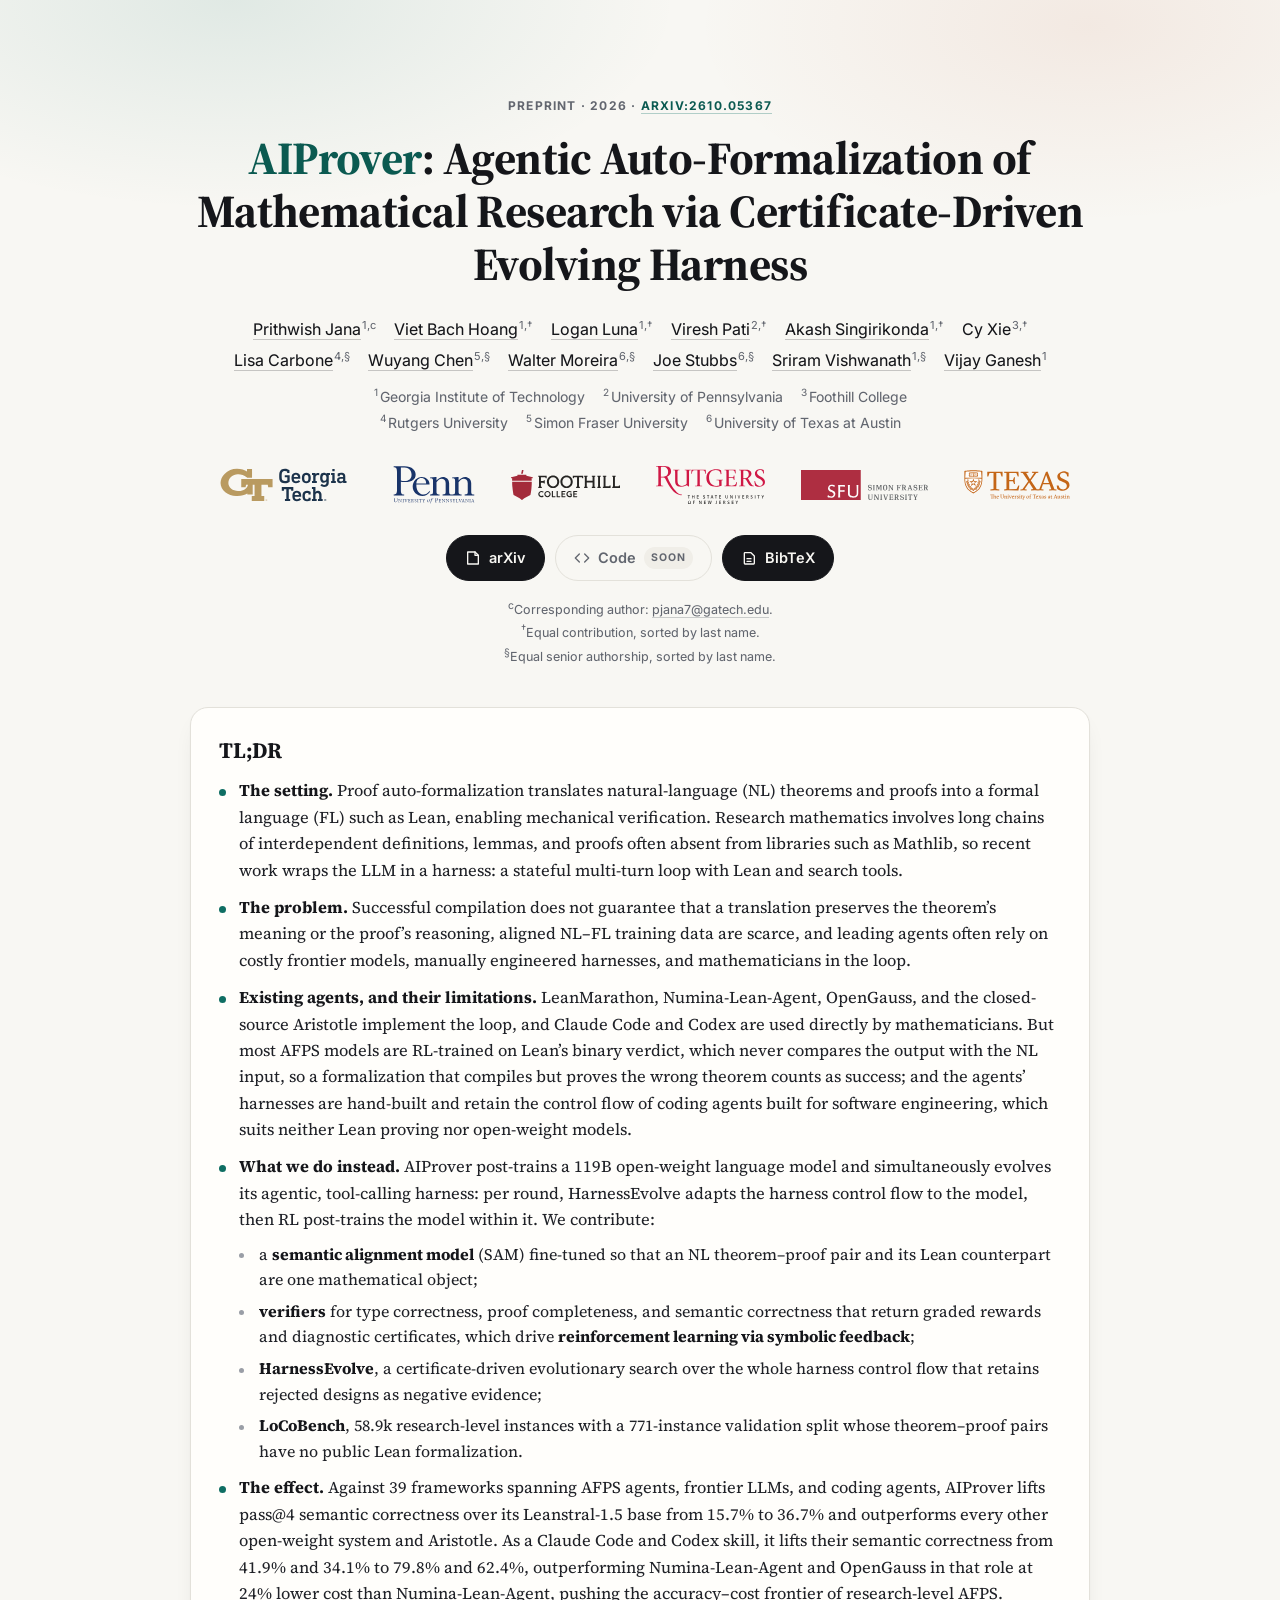
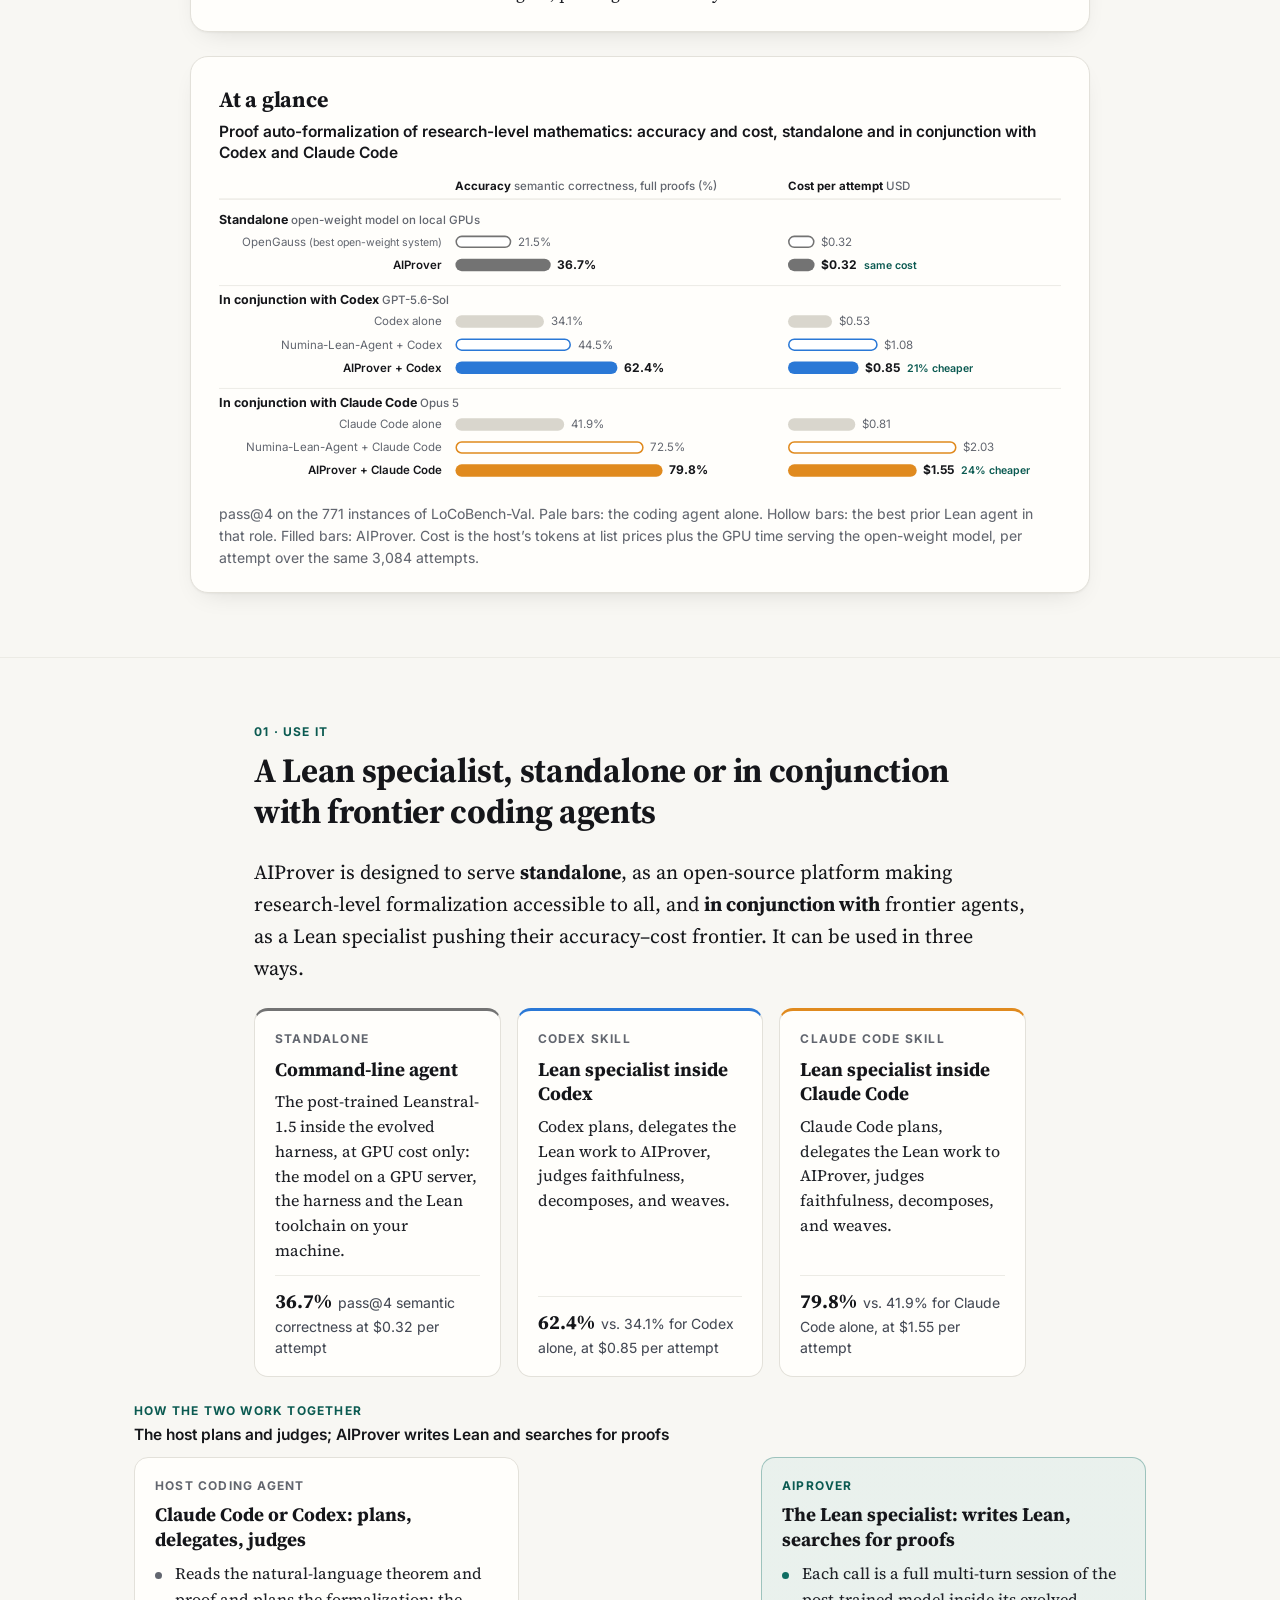
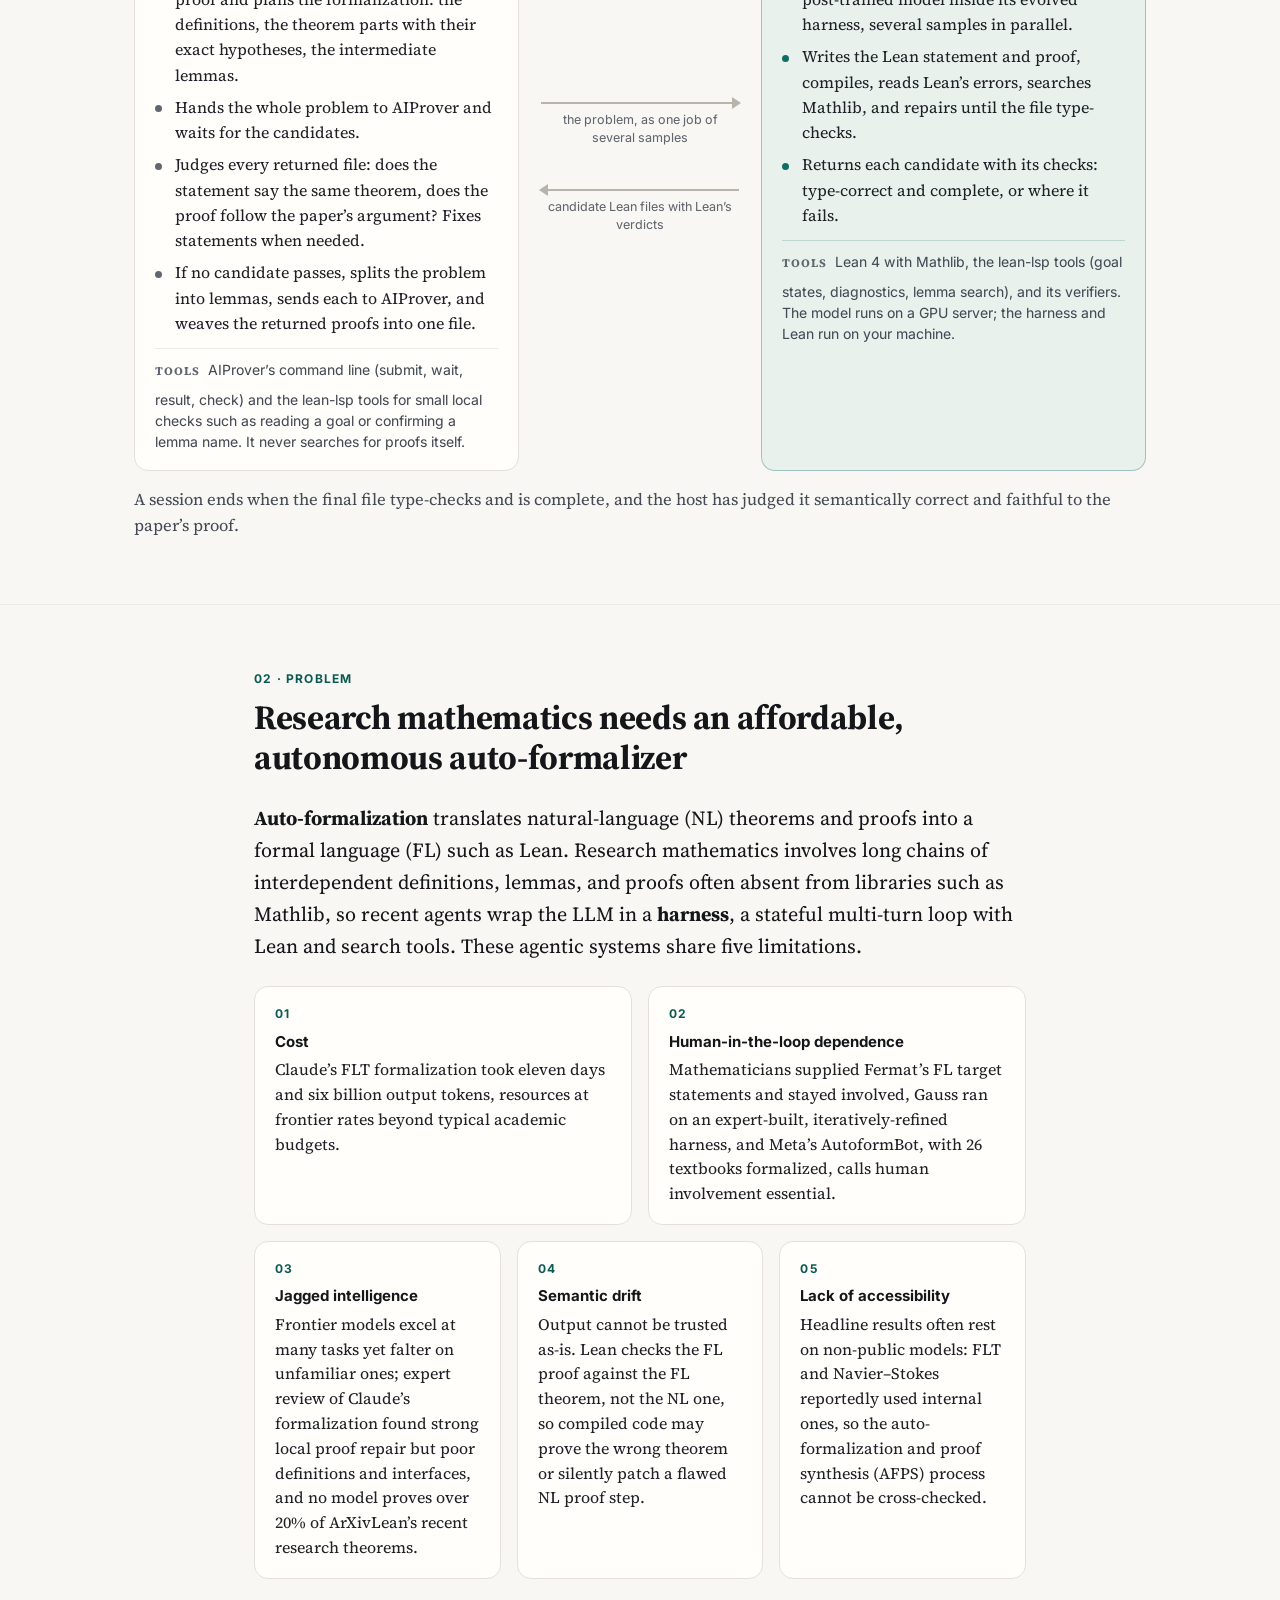
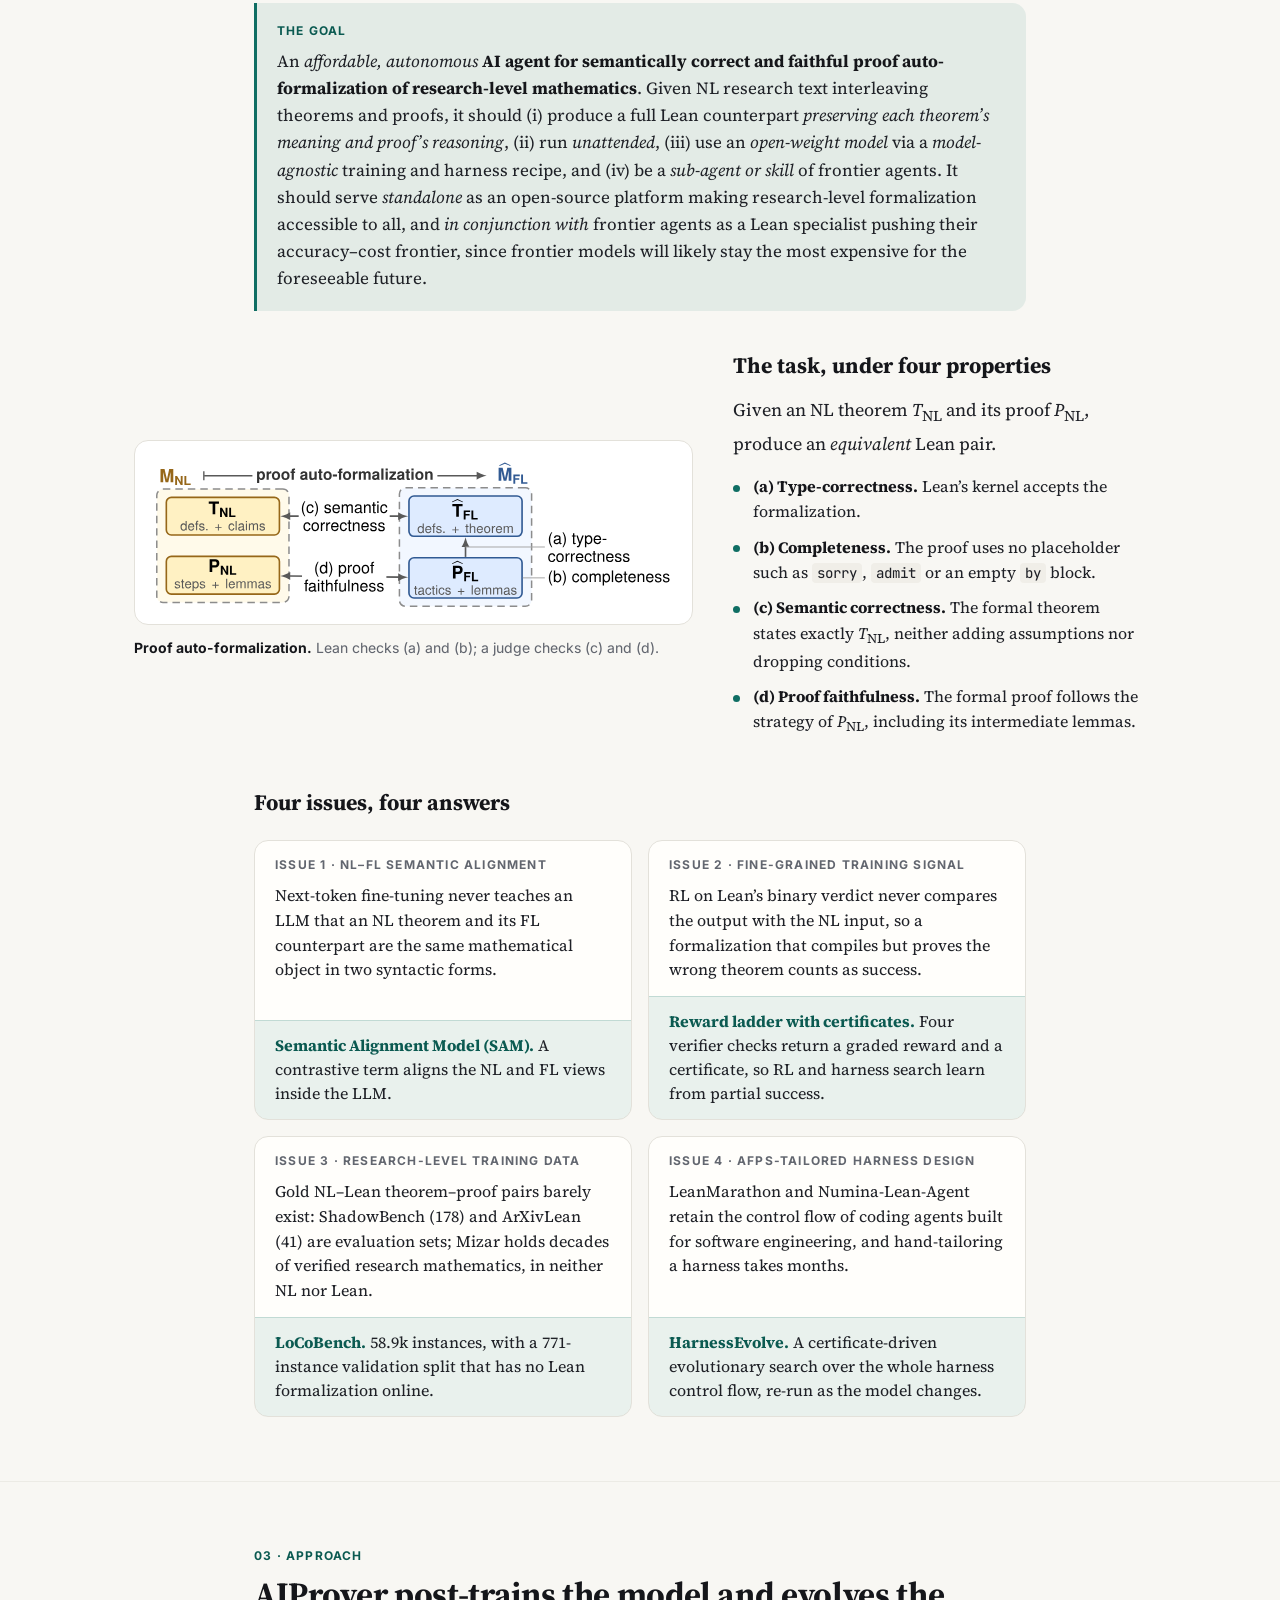
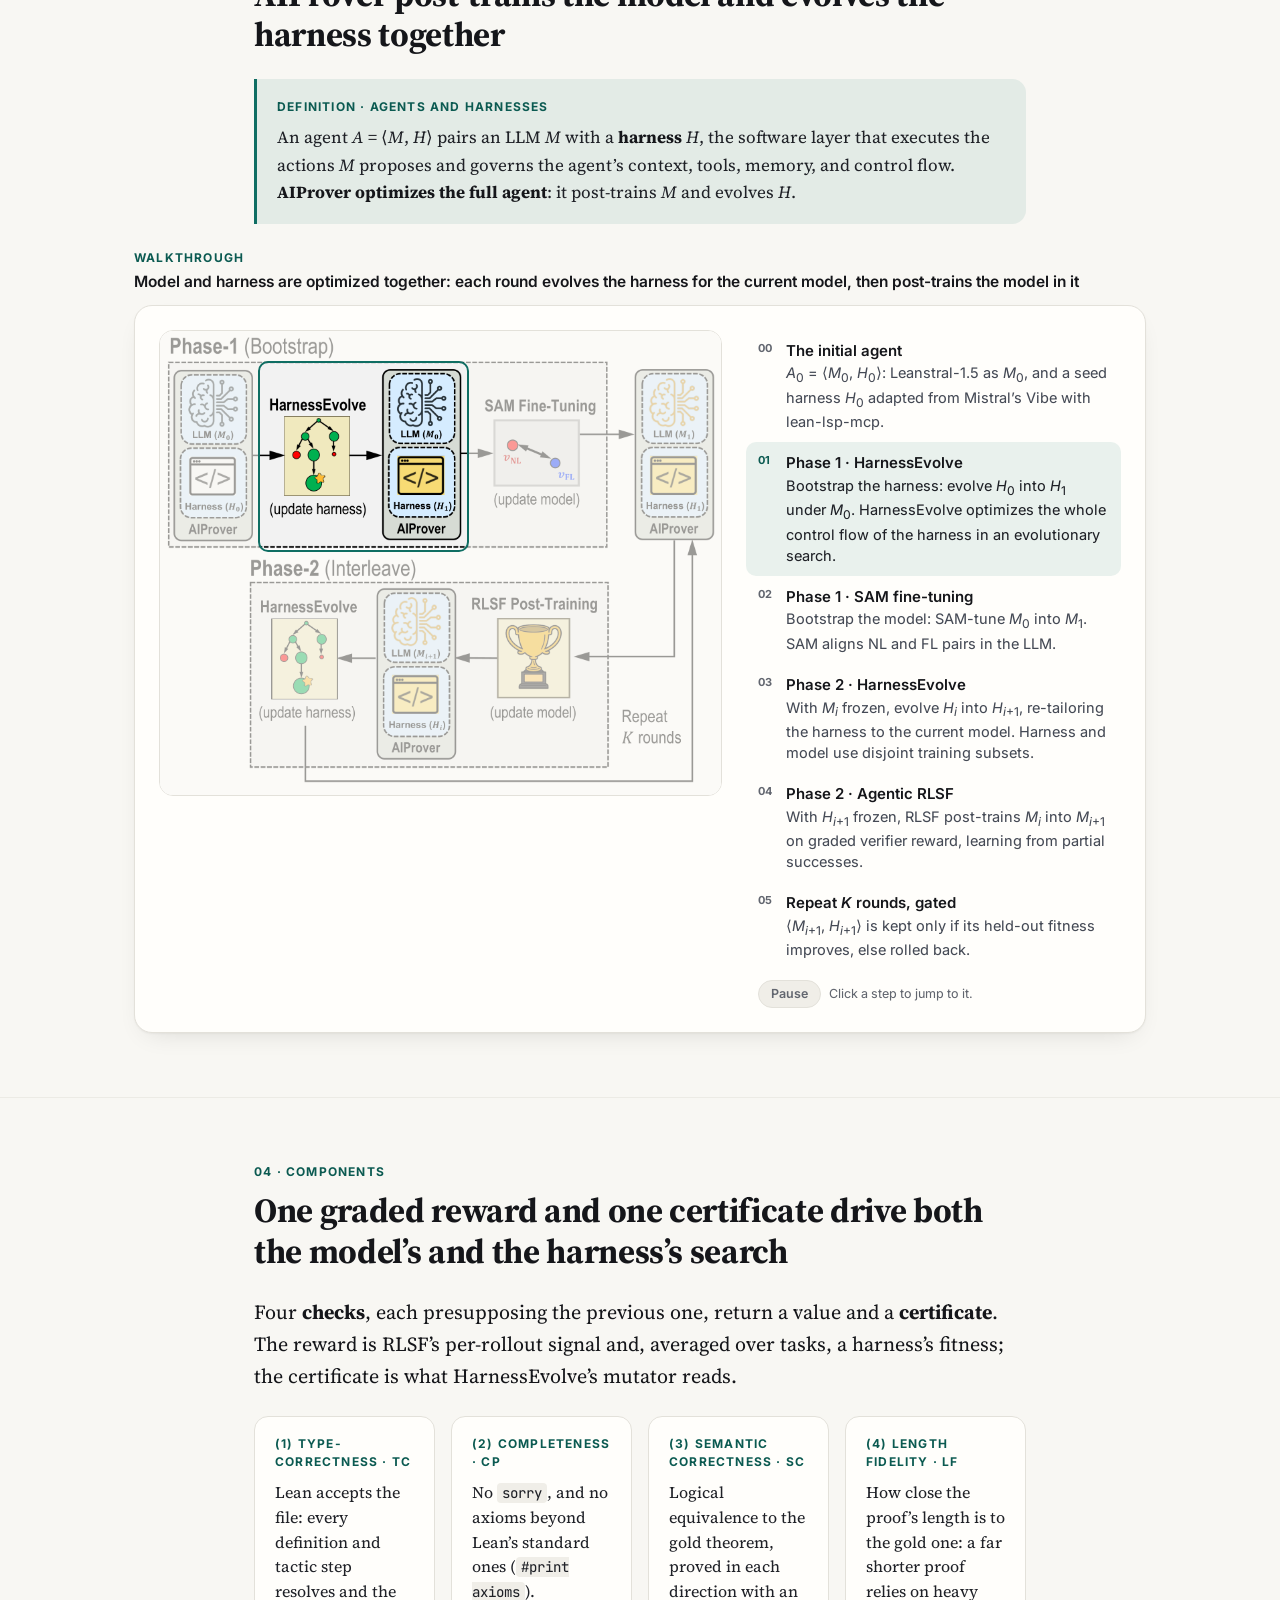
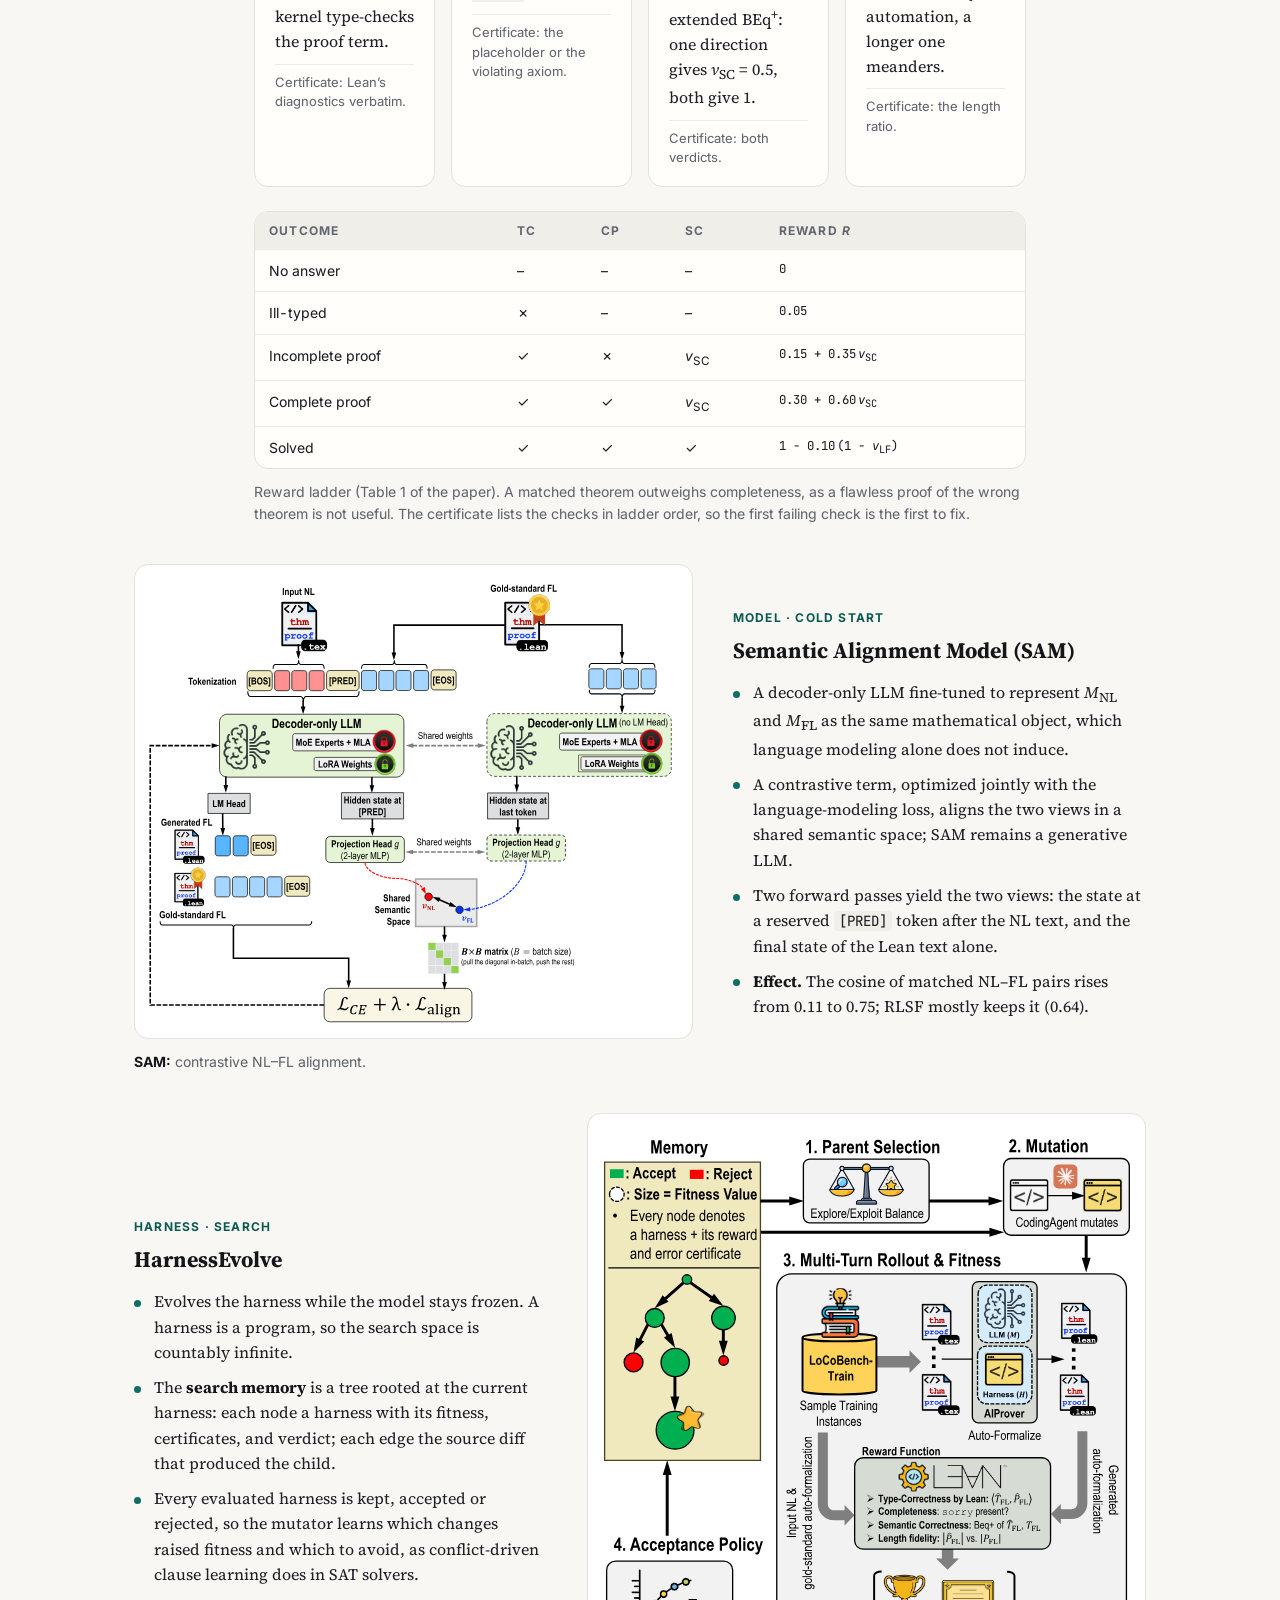
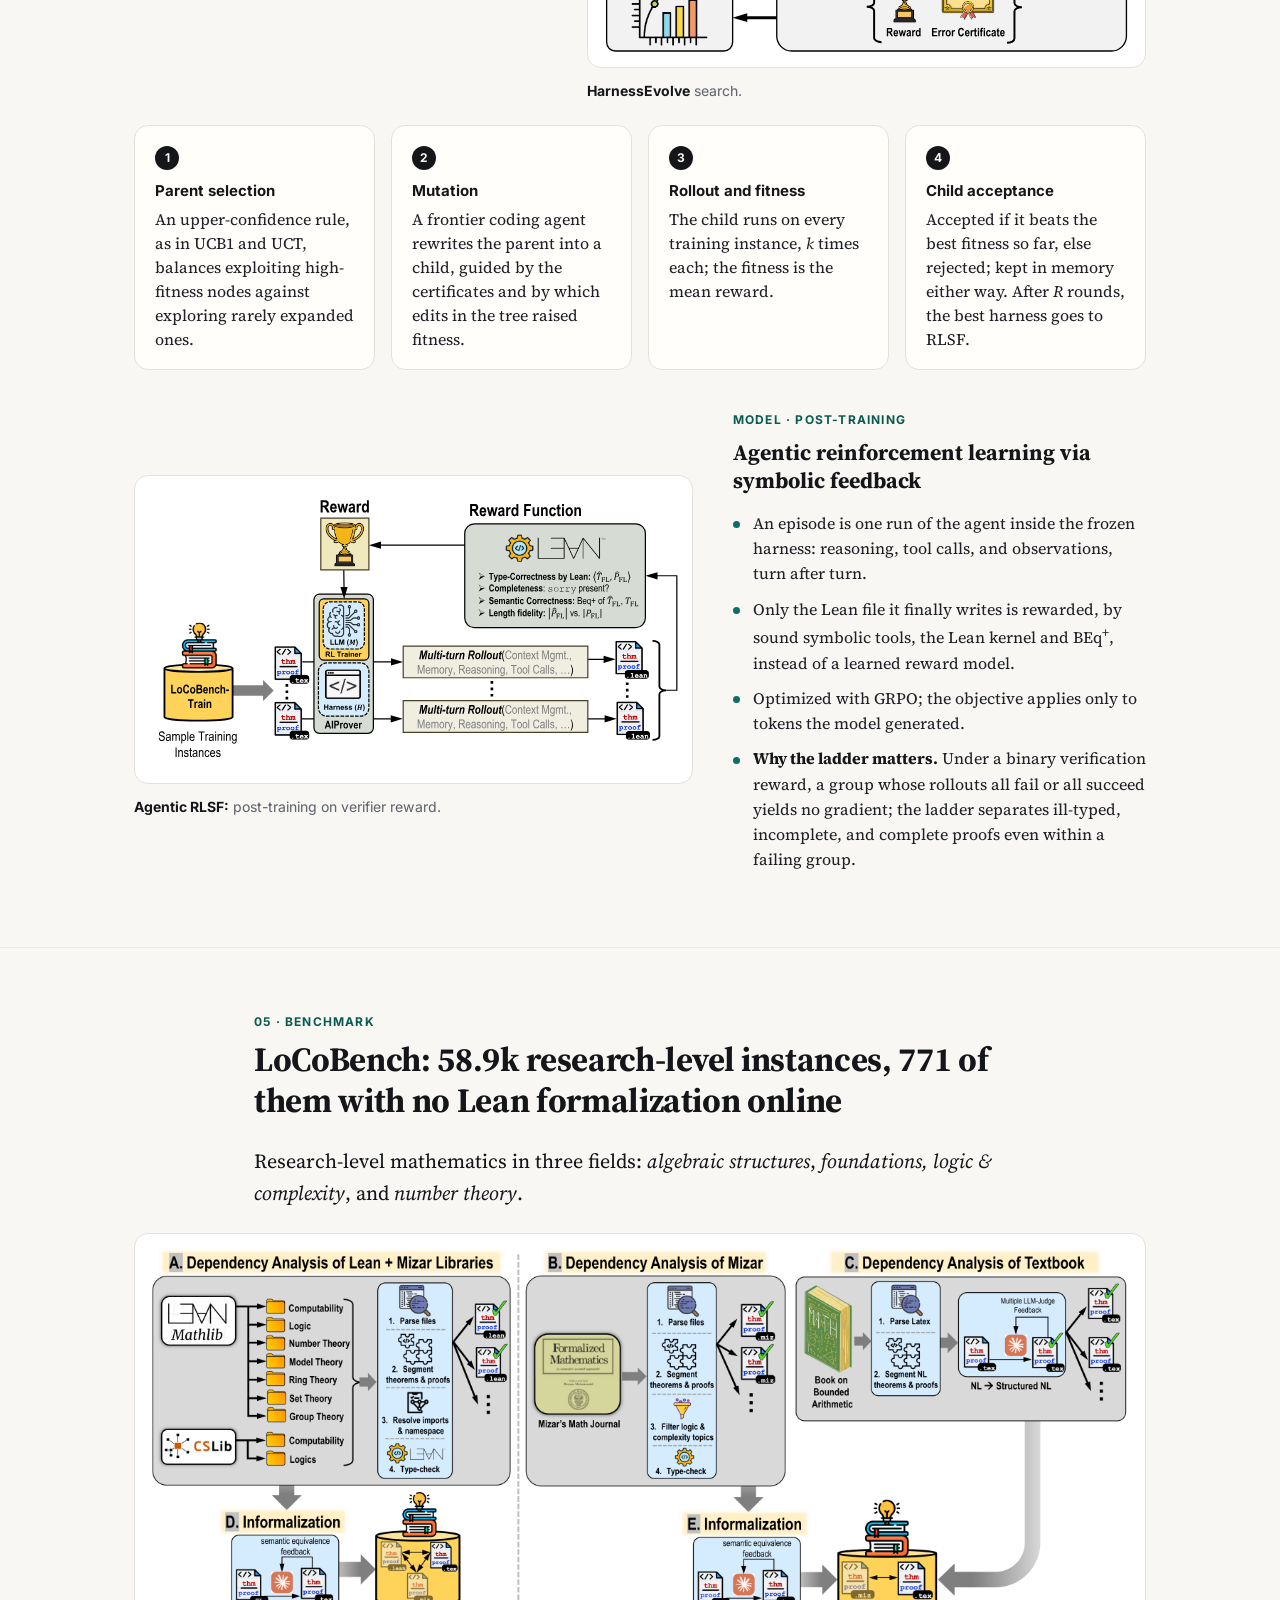
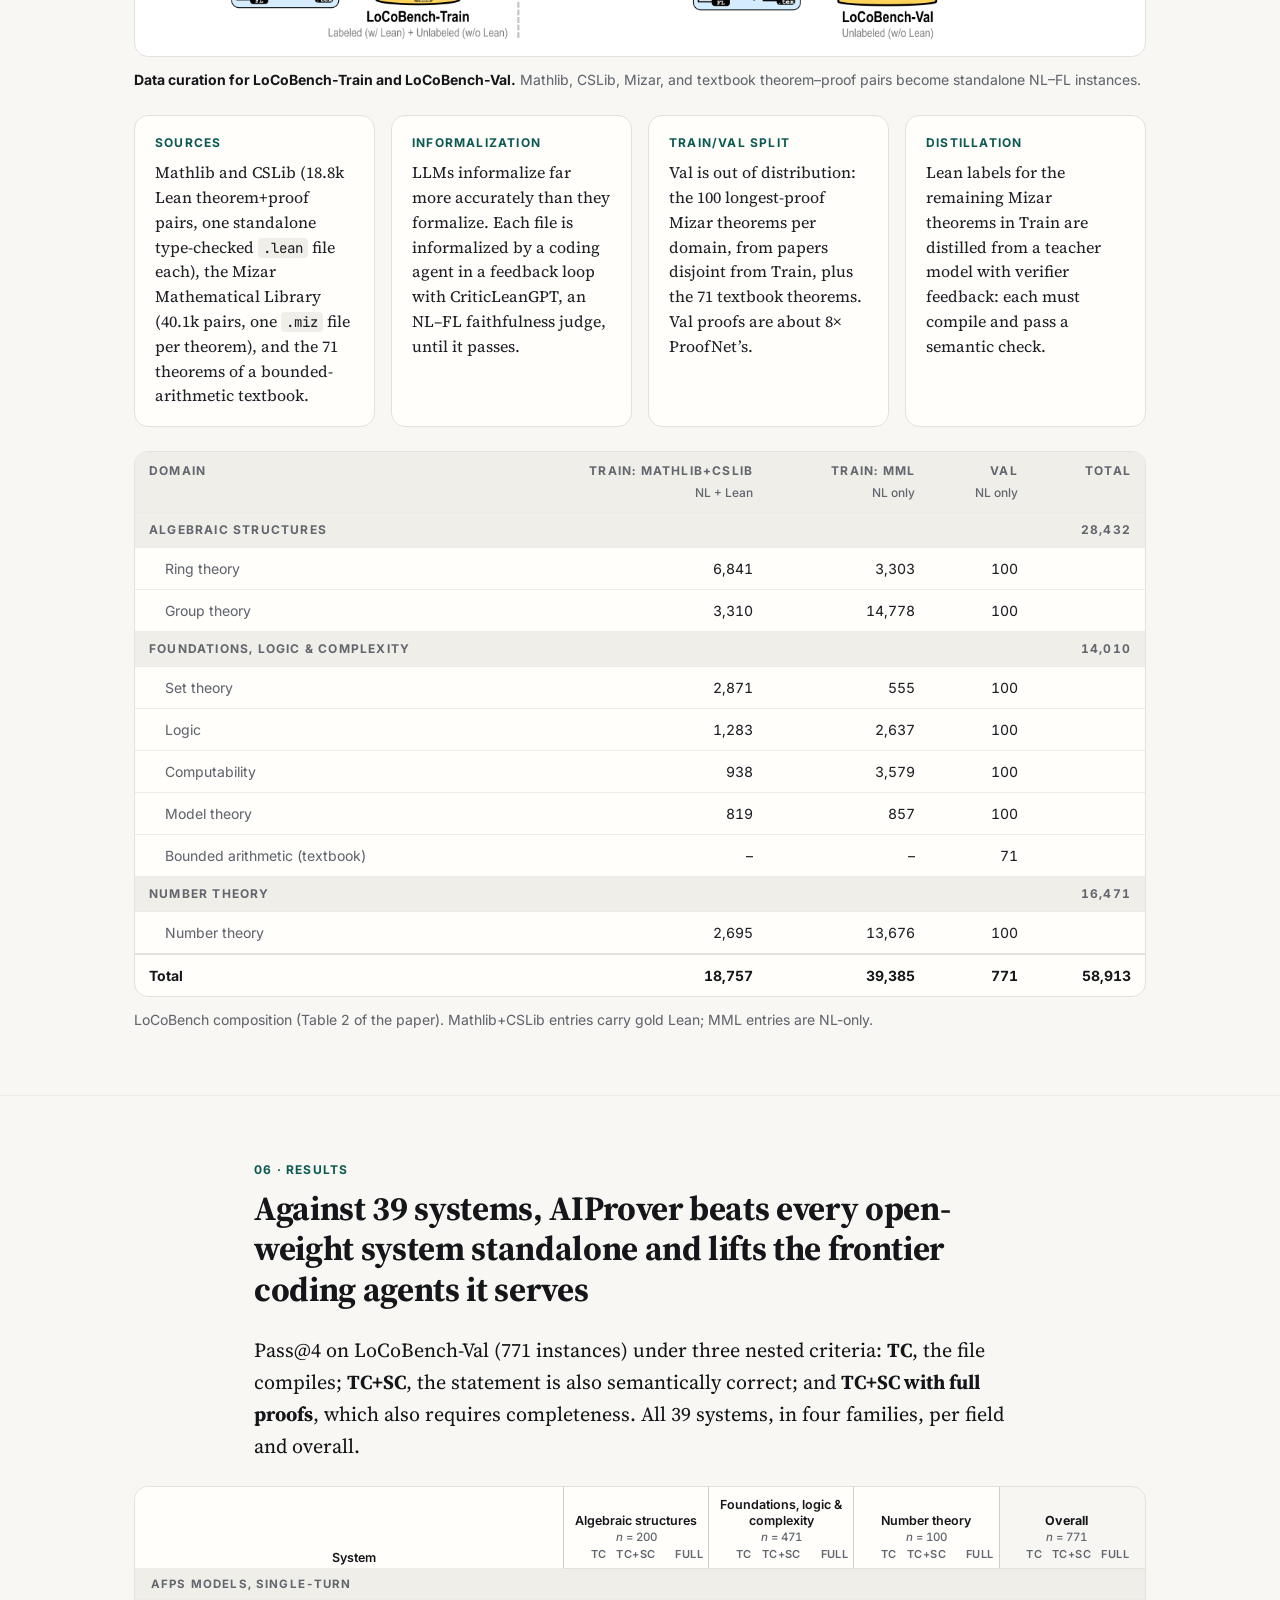
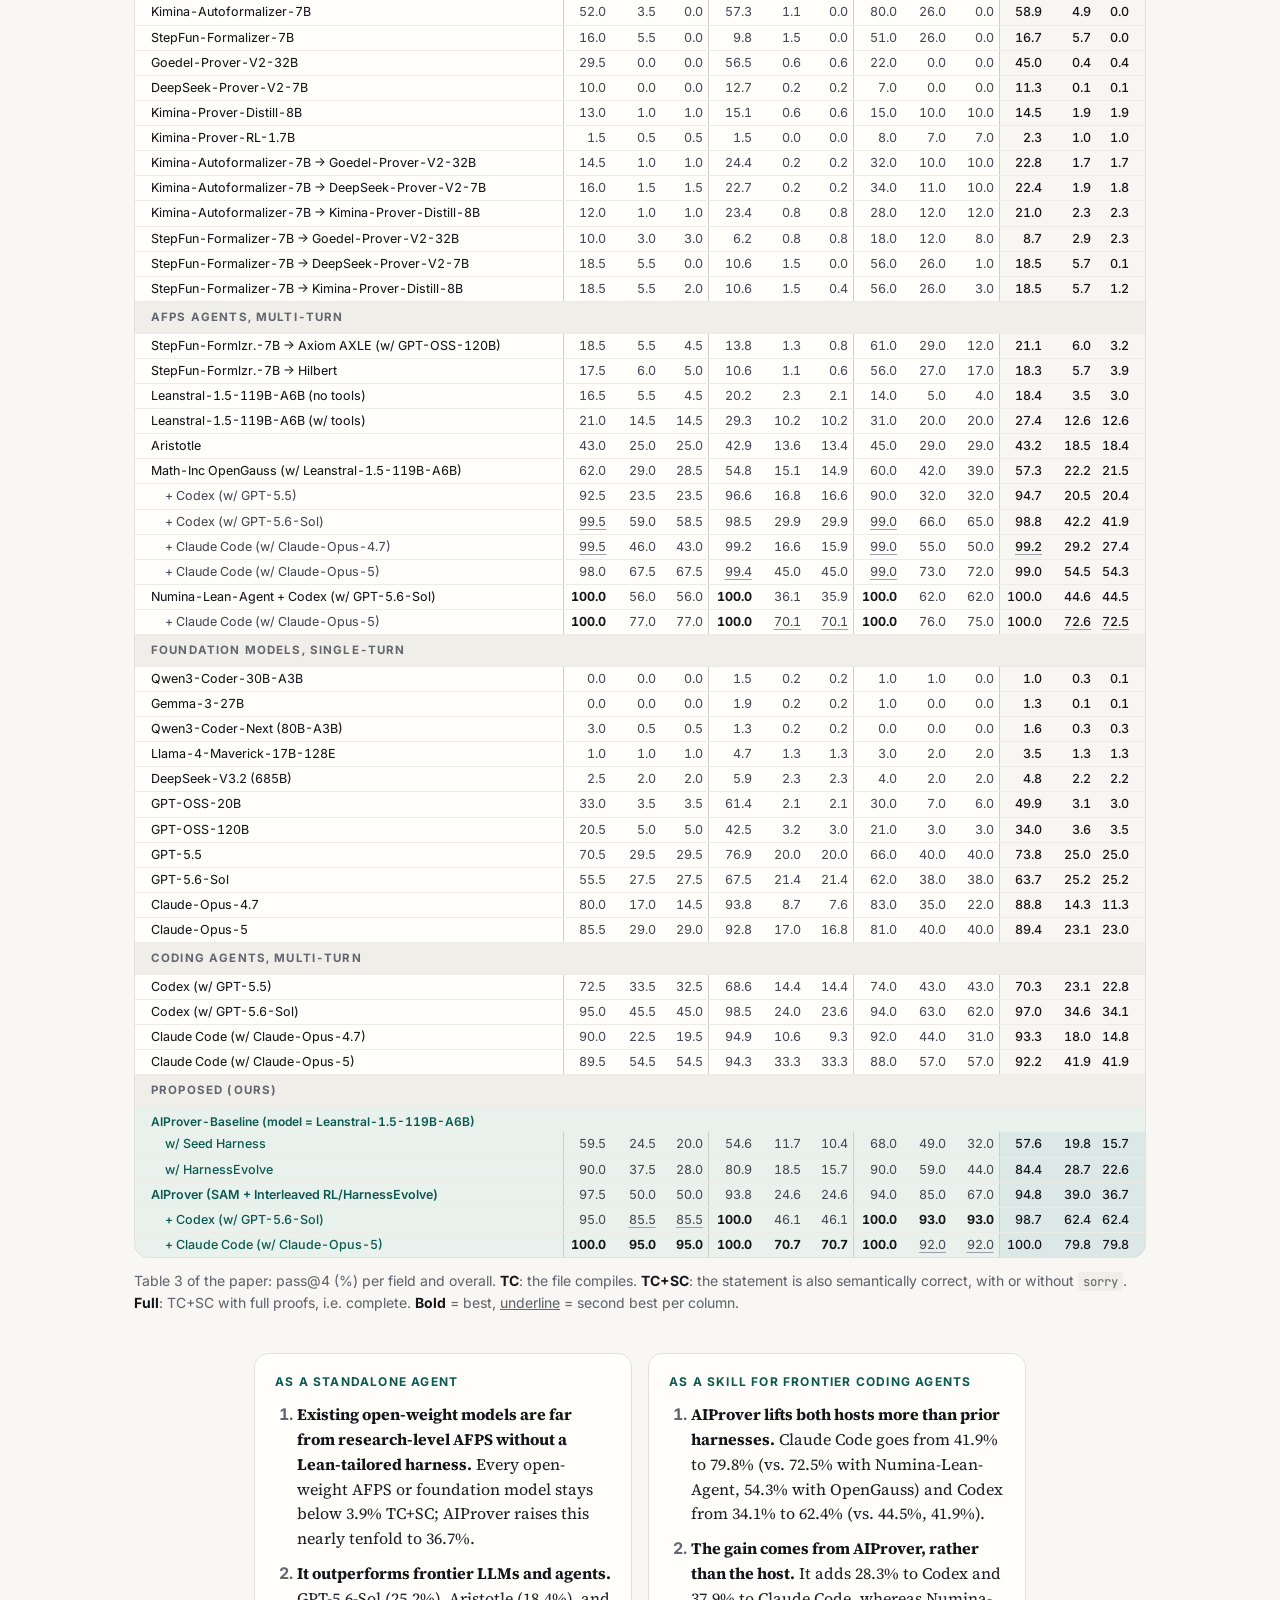
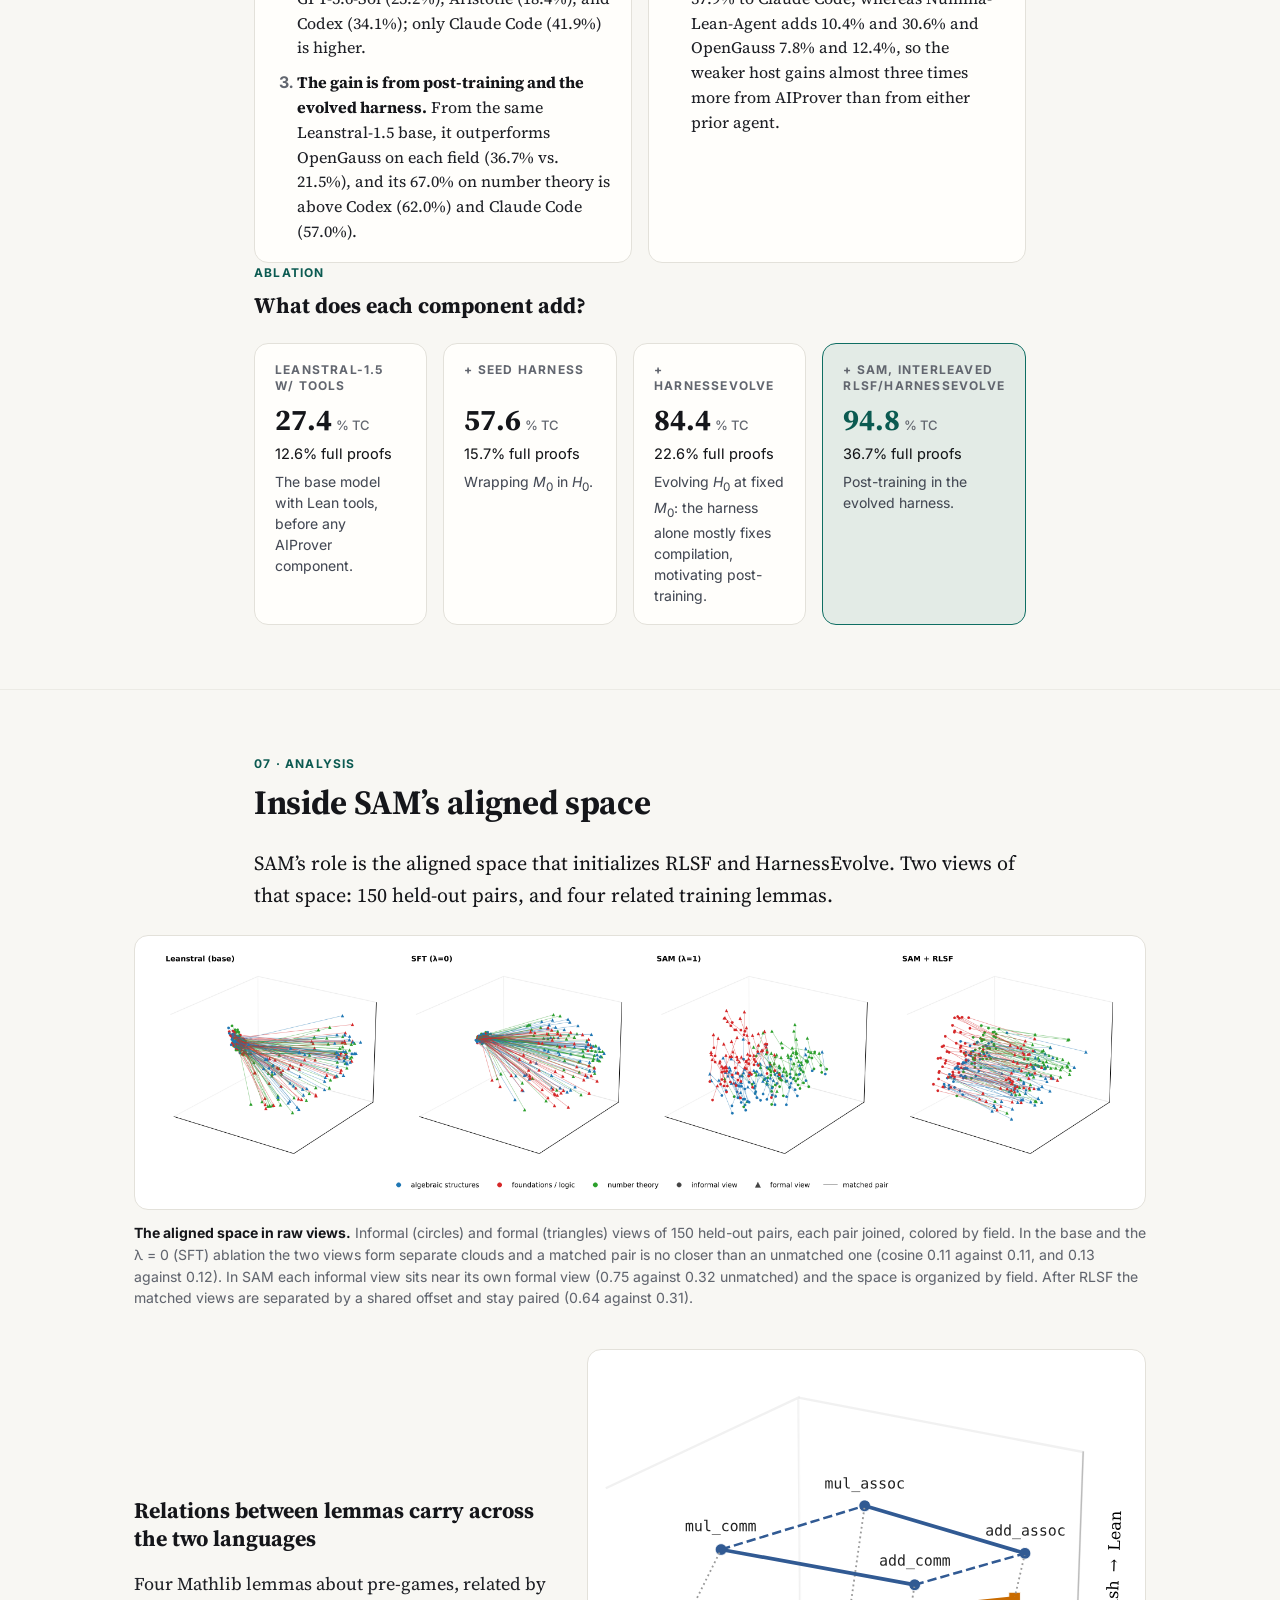
<file: AIProver/index.html>
<!DOCTYPE html>
<html lang="en">
<head>
  <script async src="https://www.googletagmanager.com/gtag/js?id=G-DLE30EBY5E"></script>
  <script>window.dataLayer = window.dataLayer || []; function gtag(){dataLayer.push(arguments);} gtag('js', new Date()); gtag('config', 'G-DLE30EBY5E');</script>
  <meta charset="utf-8">
  <meta name="viewport" content="width=device-width, initial-scale=1">
  <title>AIProver: Agentic Auto-Formalization of Mathematical Research via Certificate-Driven Evolving Harness</title>
  <meta name="description" content="An open-weight Lean agent whose model is post-trained and whose harness is evolved by certificate-driven search. 36.7% semantic correctness standalone on research-level mathematics; 79.8% as a Claude Code skill; on the accuracy-cost Pareto frontier.">
  <meta name="author" content="Prithwish Jana">
  <meta property="og:type" content="article">
  <meta name="citation_arxiv_id" content="2610.05367">
  <meta property="og:title" content="AIProver: Agentic Auto-Formalization of Mathematical Research via Certificate-Driven Evolving Harness">
  <meta property="og:description" content="An open-weight Lean agent whose model is post-trained and whose harness is evolved by certificate-driven search. 36.7% semantic correctness standalone on research-level mathematics; 79.8% as a Claude Code skill; on the accuracy-cost Pareto frontier.">
  <meta property="og:image" content="https://jprithwish.github.io/AIProver/static/aiprover_fullpipeline.png">
  <meta property="og:url" content="https://jprithwish.github.io/AIProver/">
  <meta name="twitter:card" content="summary_large_image">
  <link rel="icon" href="static/favicon.svg" type="image/svg+xml">
  <link rel="canonical" href="https://jprithwish.github.io/AIProver/">
  <link rel="preconnect" href="https://fonts.googleapis.com">
  <link rel="preconnect" href="https://fonts.gstatic.com" crossorigin>
  <link href="https://fonts.googleapis.com/css2?family=Inter:wght@400;500;600;700;800&family=Source+Serif+4:ital,opsz,wght@0,8..60,400..700;1,8..60,400&family=JetBrains+Mono:wght@400;500&display=swap" rel="stylesheet">
  <link rel="stylesheet" href="style.css?v=20261006a">
  <noscript><style>.reveal{opacity:1;transform:none}.steps .ctl{display:none}</style></noscript>
</head>
<body>

<nav class="nav" id="nav" aria-label="Sections">
  <div class="wide">
    <a class="mark" href="#top"><img src="static/favicon.svg" alt="" width="20" height="20">AIProver</a>
    <span class="links">
      <a href="#use">Use it</a><a href="#problem">Problem</a><a href="#approach">Approach</a><a href="#components">Components</a><a href="#locobench">Benchmark</a><a href="#results">Results</a><a href="#analysis">Analysis</a><a href="#cost">Cost</a><a href="#bibtex">Cite</a>
    </span>
  </div>
  <span class="progress" aria-hidden="true"></span>
</nav>

<aside class="rail" id="rail" aria-label="Page sections">
  <span class="rail-marker" aria-hidden="true"></span>
  <a href="#use"><span class="rn">01</span><span class="rl">Use it</span></a>
  <a href="#problem"><span class="rn">02</span><span class="rl">Problem</span></a>
  <a href="#approach"><span class="rn">03</span><span class="rl">Approach</span></a>
  <a href="#components"><span class="rn">04</span><span class="rl">Components</span></a>
  <a href="#locobench"><span class="rn">05</span><span class="rl">Benchmark</span></a>
  <a href="#results"><span class="rn">06</span><span class="rl">Results</span></a>
  <a href="#analysis"><span class="rn">07</span><span class="rl">Analysis</span></a>
  <a href="#cost"><span class="rn">08</span><span class="rl">Cost</span></a>
  <a href="#bibtex"><span class="rn">09</span><span class="rl">Cite</span></a>
</aside>

<header id="top">
  <div class="wide">
    <div class="venue">Preprint &middot; 2026 &middot; <a href="https://arxiv.org/abs/2610.05367" target="_blank" rel="noopener">arXiv:2610.05367</a></div>
    <h1><span class="brand">AIProver</span>: Agentic Auto-Formalization of Mathematical Research via Certificate-Driven Evolving Harness</h1>

    <p class="authors">
      <span data-author="Prithwish Jana"><a href="https://jprithwish.github.io/">Prithwish Jana</a><sup>1,c</sup></span>
      <span data-author="Viet Bach Hoang"><a href="https://www.linkedin.com/in/bach-hoang-a059a5257/" target="_blank" rel="noopener">Viet Bach Hoang</a><sup>1,&dagger;</sup></span>
      <span data-author="Logan Luna"><a href="https://logan-cole-luna.github.io/" target="_blank" rel="noopener">Logan Luna</a><sup>1,&dagger;</sup></span>
      <span data-author="Viresh Pati"><a href="https://github.com/vireshpati" target="_blank" rel="noopener">Viresh Pati</a><sup>2,&dagger;</sup></span>
      <span data-author="Akash Singirikonda"><a href="https://scholar.google.com/citations?user=L9VOlX0AAAAJ" target="_blank" rel="noopener">Akash Singirikonda</a><sup>1,&dagger;</sup></span>
      <span data-author="Cy Xie">Cy Xie<sup>3,&dagger;</sup></span><br class="a-break">
      <span data-author="Lisa Carbone"><a href="https://sites.math.rutgers.edu/~carbonel/" target="_blank" rel="noopener">Lisa Carbone</a><sup>4,&sect;</sup></span>
      <span data-author="Wuyang Chen"><a href="https://chenwydj.github.io/" target="_blank" rel="noopener">Wuyang Chen</a><sup>5,&sect;</sup></span>
      <span data-author="Walter Moreira"><a href="https://tacc.utexas.edu/about/staff-directory/walter-moreira/" target="_blank" rel="noopener">Walter Moreira</a><sup>6,&sect;</sup></span>
      <span data-author="Joe Stubbs"><a href="https://tacc.utexas.edu/about/staff-directory/joe-stubbs/" target="_blank" rel="noopener">Joe Stubbs</a><sup>6,&sect;</sup></span>
      <span data-author="Sriram Vishwanath"><a href="https://ece.gatech.edu/directory/sriram-vishwanath" target="_blank" rel="noopener">Sriram Vishwanath</a><sup>1,&sect;</sup></span>
      <span data-author="Vijay Ganesh"><a href="https://vganesh1.github.io/" target="_blank" rel="noopener">Vijay Ganesh</a><sup>1</sup></span>
    </p>
    <p class="affils">
      <span><sup>1</sup>Georgia Institute of Technology</span><span><sup>2</sup>University of Pennsylvania</span><span><sup>3</sup>Foothill College</span><br class="a-break">
      <span><sup>4</sup>Rutgers University</span><span><sup>5</sup>Simon Fraser University</span><span><sup>6</sup>University of Texas at Austin</span>
    </p>
    <div class="logos" role="group" aria-label="Affiliations">
      <img src="static/logos/gatech.svg" alt="Georgia Tech" class="gt" width="360" height="127">
      <img src="static/logos/upenn.svg" alt="University of Pennsylvania" class="tall" width="250" height="117">
      <img src="static/logos/foothill.svg" alt="Foothill College" width="135" height="37">
      <img src="static/logos/rutgers.svg" alt="Rutgers University" class="tall" width="500" height="175">
      <img src="static/logos/sfu.svg" alt="Simon Fraser University" width="144" height="34">
      <img src="static/logos/utaustin.svg" alt="The University of Texas at Austin" width="350" height="100">
    </div>

    <div class="buttons">
      <a class="btn" href="https://arxiv.org/abs/2610.05367" target="_blank" rel="noopener"><svg viewBox="0 0 24 24" fill="none" stroke="currentColor" stroke-width="2" stroke-linecap="round" stroke-linejoin="round" aria-hidden="true"><path d="M4 3h11l5 5v13H4z"/><path d="M15 3v5h5"/></svg>arXiv</a>
      <span class="btn soon" aria-disabled="true"><svg viewBox="0 0 24 24" fill="none" stroke="currentColor" stroke-width="2" stroke-linecap="round" stroke-linejoin="round" aria-hidden="true"><polyline points="16 18 22 12 16 6"/><polyline points="8 6 2 12 8 18"/></svg>Code <span class="tag">soon</span></span>
      <a class="btn" href="#bibtex"><svg viewBox="0 0 24 24" fill="none" stroke="currentColor" stroke-width="2" stroke-linecap="round" stroke-linejoin="round" aria-hidden="true"><path d="M6 4h9l5 5v11a1 1 0 0 1-1 1H6a1 1 0 0 1-1-1V5a1 1 0 0 1 1-1z"/><path d="M9 13h6M9 17h6"/></svg>BibTeX</a>
    </div>
    <p class="notes">
      <sup>c</sup>Corresponding author: <a href="mailto:pjana7@gatech.edu">pjana7@gatech.edu</a>.<br>
      <sup>&dagger;</sup>Equal contribution, sorted by last name.<br>
      <sup>&sect;</sup>Equal senior authorship, sorted by last name.
    </p>

    <div class="tldr reveal">
      <span class="tag">TL;DR</span>
      <ul>
        <li><b>The setting.</b> Proof auto-formalization translates natural-language (NL) theorems and proofs into a formal language (FL) such as Lean, enabling mechanical verification. Research mathematics involves long chains of interdependent definitions, lemmas, and proofs often absent from libraries such as Mathlib, so recent work wraps the LLM in a harness: a stateful multi-turn loop with Lean and search tools.</li>
        <li><b>The problem.</b> Successful compilation does not guarantee that a translation preserves the theorem&rsquo;s meaning or the proof&rsquo;s reasoning, aligned NL&ndash;FL training data are scarce, and leading agents often rely on costly frontier models, manually engineered harnesses, and mathematicians in the loop.</li>
        <li><b>Existing agents, and their limitations.</b> LeanMarathon, Numina-Lean-Agent, OpenGauss, and the closed-source Aristotle implement the loop, and Claude Code and Codex are used directly by mathematicians. But most AFPS models are RL-trained on Lean&rsquo;s binary verdict, which never compares the output with the NL input, so a formalization that compiles but proves the wrong theorem counts as success; and the agents&rsquo; harnesses are hand-built and retain the control flow of coding agents built for software engineering, which suits neither Lean proving nor open-weight models.</li>
        <li><b>What we do instead.</b> AIProver post-trains a 119B open-weight language model and simultaneously evolves its agentic, tool-calling harness: per round, HarnessEvolve adapts the harness control flow to the model, then RL post-trains the model within it. We contribute:
          <ul>
            <li>a <b>semantic alignment model</b> (SAM) fine-tuned so that an NL theorem&ndash;proof pair and its Lean counterpart are one mathematical object;</li>
            <li><b>verifiers</b> for type correctness, proof completeness, and semantic correctness that return graded rewards and diagnostic certificates, which drive <b>reinforcement learning via symbolic feedback</b>;</li>
            <li><b>HarnessEvolve</b>, a certificate-driven evolutionary search over the whole harness control flow that retains rejected designs as negative evidence;</li>
            <li><b>LoCoBench</b>, 58.9k research-level instances with a 771-instance validation split whose theorem&ndash;proof pairs have no public Lean formalization.</li>
          </ul>
        </li>
        <li><b>The effect.</b> Against 39 frameworks spanning AFPS agents, frontier LLMs, and coding agents, AIProver lifts pass@4 semantic correctness over its Leanstral-1.5 base from 15.7% to 36.7% and outperforms every other open-weight system and Aristotle. As a Claude Code and Codex skill, it lifts their semantic correctness from 41.9% and 34.1% to 79.8% and 62.4%, outperforming Numina-Lean-Agent and OpenGauss in that role at 24% lower cost than Numina-Lean-Agent, pushing the accuracy&ndash;cost frontier of research-level AFPS.</li>
      </ul>
    </div>
    <div class="glancecard reveal">
      <div class="fighead"><span class="fk fk-big">At a glance</span><span class="ft">Proof auto-formalization of research-level mathematics: accuracy and cost, standalone and in conjunction with Codex and Claude Code</span></div>
      <div class="glancewrap"><svg class="glance" viewBox="0 0 876 328" role="img" aria-label="Accuracy and cost per attempt of AIProver standalone, with Codex and with Claude Code, against the host alone and the best prior Lean agent in each role">
<text x="246" y="15" font-size="12" font-weight="700" fill="#15161a">Accuracy <tspan font-weight="500" fill="#62666f">semantic correctness, full proofs (%)</tspan></text>
<text x="592" y="15" font-size="12" font-weight="700" fill="#15161a">Cost per attempt <tspan font-weight="500" fill="#62666f">USD</tspan></text>
<line x1="0" y1="24" x2="876" y2="24" stroke="#e3e1da" stroke-width="1"/>
<text x="0" y="50" font-size="13" font-weight="700" fill="#15161a">Standalone <tspan font-size="12" font-weight="500" fill="#62666f">open-weight model on local GPUs</tspan></text>
<text x="232" y="72.5" text-anchor="end" font-size="12" font-weight="400" fill="#62666f">OpenGauss <tspan font-size="11" fill="#62666f" font-weight="400">(best open-weight system)</tspan></text>
<rect x="246.8" y="62.8" width="56.5" height="11.4" rx="5.7" fill="#fff" stroke="#737373" stroke-width="1.6"/>
<text x="311.1" y="72.5" font-size="12" font-weight="400" fill="#62666f">21.5%</text>
<rect x="592.8" y="62.8" width="26.0" height="11.4" rx="5.7" fill="#fff" stroke="#737373" stroke-width="1.6"/>
<text x="626.6" y="72.5" font-size="12" font-weight="400" fill="#62666f">$0.32</text>
<text x="232" y="96.5" text-anchor="end" font-size="12" font-weight="600" fill="#15161a">AIProver</text>
<rect x="246" y="86" width="99.1" height="13.0" rx="6.5" fill="#737373"/>
<text x="352.1" y="96.5" font-size="12.5" font-weight="700" fill="#15161a">36.7%</text>
<rect x="592" y="86" width="27.6" height="13.0" rx="6.5" fill="#737373"/>
<text x="626.6" y="96.5" font-size="12.5" font-weight="700" fill="#15161a">$0.32 <tspan dx="4" font-size="11" font-weight="600" fill="#0b5a51">same cost</tspan></text>
<line x1="0" y1="114" x2="876" y2="114" stroke="#ecebe5" stroke-width="1"/>
<text x="0" y="133" font-size="13" font-weight="700" fill="#15161a">In conjunction with Codex <tspan font-size="12" font-weight="500" fill="#62666f">GPT-5.6-Sol</tspan></text>
<text x="232" y="155.5" text-anchor="end" font-size="12" font-weight="400" fill="#62666f">Codex alone</text>
<rect x="246" y="145" width="92.1" height="13.0" rx="6.5" fill="#d9d6cd"/>
<text x="345.1" y="155.5" font-size="12" font-weight="400" fill="#62666f">34.1%</text>
<rect x="592" y="145" width="45.8" height="13.0" rx="6.5" fill="#d9d6cd"/>
<text x="644.8" y="155.5" font-size="12" font-weight="400" fill="#62666f">$0.53</text>
<text x="232" y="179.5" text-anchor="end" font-size="12" font-weight="400" fill="#62666f">Numina-Lean-Agent + Codex</text>
<rect x="246.8" y="169.8" width="118.6" height="11.4" rx="5.7" fill="#fff" stroke="#2a78d6" stroke-width="1.6"/>
<text x="373.2" y="179.5" font-size="12" font-weight="400" fill="#62666f">44.5%</text>
<rect x="592.8" y="169.8" width="91.7" height="11.4" rx="5.7" fill="#fff" stroke="#2a78d6" stroke-width="1.6"/>
<text x="692.3" y="179.5" font-size="12" font-weight="400" fill="#62666f">$1.08</text>
<text x="232" y="203.5" text-anchor="end" font-size="12" font-weight="600" fill="#15161a">AIProver + Codex</text>
<rect x="246" y="193" width="168.5" height="13.0" rx="6.5" fill="#2a78d6"/>
<text x="421.5" y="203.5" font-size="12.5" font-weight="700" fill="#15161a">62.4%</text>
<rect x="592" y="193" width="73.4" height="13.0" rx="6.5" fill="#2a78d6"/>
<text x="672.4" y="203.5" font-size="12.5" font-weight="700" fill="#15161a">$0.85 <tspan dx="4" font-size="11" font-weight="600" fill="#0b5a51">21% cheaper</tspan></text>
<line x1="0" y1="221" x2="876" y2="221" stroke="#ecebe5" stroke-width="1"/>
<text x="0" y="240" font-size="13" font-weight="700" fill="#15161a">In conjunction with Claude Code <tspan font-size="12" font-weight="500" fill="#62666f">Opus 5</tspan></text>
<text x="232" y="262.5" text-anchor="end" font-size="12" font-weight="400" fill="#62666f">Claude Code alone</text>
<rect x="246" y="252" width="113.1" height="13.0" rx="6.5" fill="#d9d6cd"/>
<text x="366.1" y="262.5" font-size="12" font-weight="400" fill="#62666f">41.9%</text>
<rect x="592" y="252" width="70.0" height="13.0" rx="6.5" fill="#d9d6cd"/>
<text x="669.0" y="262.5" font-size="12" font-weight="400" fill="#62666f">$0.81</text>
<text x="232" y="286.5" text-anchor="end" font-size="12" font-weight="400" fill="#62666f">Numina-Lean-Agent + Claude Code</text>
<rect x="246.8" y="276.8" width="194.2" height="11.4" rx="5.7" fill="#fff" stroke="#e08a1e" stroke-width="1.6"/>
<text x="448.8" y="286.5" font-size="12" font-weight="400" fill="#62666f">72.5%</text>
<rect x="592.8" y="276.8" width="173.7" height="11.4" rx="5.7" fill="#fff" stroke="#e08a1e" stroke-width="1.6"/>
<text x="774.3" y="286.5" font-size="12" font-weight="400" fill="#62666f">$2.03</text>
<text x="232" y="310.5" text-anchor="end" font-size="12" font-weight="600" fill="#15161a">AIProver + Claude Code</text>
<rect x="246" y="300" width="215.5" height="13.0" rx="6.5" fill="#e08a1e"/>
<text x="468.5" y="310.5" font-size="12.5" font-weight="700" fill="#15161a">79.8%</text>
<rect x="592" y="300" width="133.9" height="13.0" rx="6.5" fill="#e08a1e"/>
<text x="732.9" y="310.5" font-size="12.5" font-weight="700" fill="#15161a">$1.55 <tspan dx="4" font-size="11" font-weight="600" fill="#0b5a51">24% cheaper</tspan></text>
</svg></div>
      <p class="caption">pass@4 on the 771 instances of LoCoBench-Val. Pale bars: the coding agent alone. Hollow bars: the best prior Lean agent in that role. Filled bars: AIProver. Cost is the host&rsquo;s tokens at list prices plus the GPU time serving the open-weight model, per attempt over the same 3,084 attempts.</p>
    </div>
  </div>
</header>

<section id="use">
  <div class="wrap">
    <p class="kicker">01 &middot; Use it</p>
    <h2>A Lean specialist, standalone or in conjunction with frontier coding agents</h2>
    <p class="lead reveal">AIProver is designed to serve <b>standalone</b>, as an open-source platform making research-level formalization accessible to all, and <b>in conjunction with</b> frontier agents, as a Lean specialist pushing their accuracy&ndash;cost frontier. It can be used in three ways.</p>
    <div class="modes reveal">
      <div class="mode"><span class="h">Standalone</span><b>Command-line agent</b><p>The post-trained Leanstral-1.5 inside the evolved harness, at GPU cost only: the model on a GPU server, the harness and the Lean toolchain on your machine.</p><span class="stat"><em>36.7%</em> pass@4 semantic correctness at $0.32 per attempt</span></div>
      <div class="mode cdx"><span class="h">Codex skill</span><b>Lean specialist inside Codex</b><p>Codex plans, delegates the Lean work to AIProver, judges faithfulness, decomposes, and weaves.</p><span class="stat"><em>62.4%</em> vs. 34.1% for Codex alone, at $0.85 per attempt</span></div>
      <div class="mode cc"><span class="h">Claude Code skill</span><b>Lean specialist inside Claude Code</b><p>Claude Code plans, delegates the Lean work to AIProver, judges faithfulness, decomposes, and weaves.</p><span class="stat"><em>79.8%</em> vs. 41.9% for Claude Code alone, at $1.55 per attempt</span></div>
    </div>
  </div>
  <div class="wide">
    <div class="fighead wideh"><span class="fk">How the two work together</span><span class="ft">The host plans and judges; AIProver writes Lean and searches for proofs</span></div>
    <div class="flow reveal" role="group" aria-label="How the host coding agent and AIProver work together">
      <div class="node host"><span class="h">Host coding agent</span><b>Claude Code or Codex: plans, delegates, judges</b>
        <ul>
          <li>Reads the natural-language theorem and proof and plans the formalization: the definitions, the theorem parts with their exact hypotheses, the intermediate lemmas.</li>
          <li>Hands the whole problem to AIProver and waits for the candidates.</li>
          <li>Judges every returned file: does the statement say the same theorem, does the proof follow the paper&rsquo;s argument? Fixes statements when needed.</li>
          <li>If no candidate passes, splits the problem into lemmas, sends each to AIProver, and weaves the returned proofs into one file.</li>
        </ul>
        <span class="tools"><b>Tools</b>AIProver&rsquo;s command line (submit, wait, result, check) and the lean-lsp tools for small local checks such as reading a goal or confirming a lemma name. It never searches for proofs itself.</span>
      </div>
      <div class="arrows" aria-hidden="true"><span class="a fwd">the problem, as one job of several samples</span><span class="a back">candidate Lean files with Lean&rsquo;s verdicts</span></div>
      <div class="node aip"><span class="h">AIProver</span><b>The Lean specialist: writes Lean, searches for proofs</b>
        <ul>
          <li>Each call is a full multi-turn session of the post-trained model inside its evolved harness, several samples in parallel.</li>
          <li>Writes the Lean statement and proof, compiles, reads Lean&rsquo;s errors, searches Mathlib, and repairs until the file type-checks.</li>
          <li>Returns each candidate with its checks: type-correct and complete, or where it fails.</li>
        </ul>
        <span class="tools"><b>Tools</b>Lean 4 with Mathlib, the lean-lsp tools (goal states, diagnostics, lemma search), and its verifiers. The model runs on a GPU server; the harness and Lean run on your machine.</span>
      </div>
    </div>
    <p class="flownote reveal">A session ends when the final file type-checks and is complete, and the host has judged it semantically correct and faithful to the paper&rsquo;s proof.</p>
  </div>
</section>

<section id="problem">
  <div class="wrap">
    <p class="kicker">02 &middot; Problem</p>
    <h2>Research mathematics needs an affordable, autonomous auto-formalizer</h2>
    <p class="lead reveal"><b>Auto-formalization</b> translates natural-language (NL) theorems and proofs into a formal language (FL) such as Lean. Research mathematics involves long chains of interdependent definitions, lemmas, and proofs often absent from libraries such as Mathlib, so recent agents wrap the LLM in a <b>harness</b>, a stateful multi-turn loop with Lean and search tools. These agentic systems share five limitations.</p>
    <ol class="issues reveal">
      <li><b>Cost</b>Claude&rsquo;s FLT formalization took eleven days and six billion output tokens, resources at frontier rates beyond typical academic budgets.</li>
      <li><b>Human-in-the-loop dependence</b>Mathematicians supplied Fermat&rsquo;s FL target statements and stayed involved, Gauss ran on an expert-built, iteratively-refined harness, and Meta&rsquo;s AutoformBot, with 26 textbooks formalized, calls human involvement essential.</li>
      <li><b>Jagged intelligence</b>Frontier models excel at many tasks yet falter on unfamiliar ones; expert review of Claude&rsquo;s formalization found strong local proof repair but poor definitions and interfaces, and no model proves over 20% of ArXivLean&rsquo;s recent research theorems.</li>
      <li><b>Semantic drift</b>Output cannot be trusted as-is. Lean checks the FL proof against the FL theorem, not the NL one, so compiled code may prove the wrong theorem or silently patch a flawed NL proof step.</li>
      <li><b>Lack of accessibility</b>Headline results often rest on non-public models: FLT and Navier&ndash;Stokes reportedly used internal ones, so the auto-formalization and proof synthesis (AFPS) process cannot be cross-checked.</li>
    </ol>
    <div class="callout reveal"><span class="h">The goal</span>An <i>affordable, autonomous</i> <b>AI agent for semantically correct and faithful proof auto-formalization of research-level mathematics</b>. Given NL research text interleaving theorems and proofs, it should (i)&nbsp;produce a full Lean counterpart <i>preserving each theorem&rsquo;s meaning and proof&rsquo;s reasoning</i>, (ii)&nbsp;run <i>unattended</i>, (iii)&nbsp;use an <i>open-weight model</i> via a <i>model-agnostic</i> training and harness recipe, and (iv)&nbsp;be a <i>sub-agent or skill</i> of frontier agents. It should serve <i>standalone</i> as an open-source platform making research-level formalization accessible to all, and <i>in conjunction with</i> frontier agents as a Lean specialist pushing their accuracy&ndash;cost frontier, since frontier models will likely stay the most expensive for the foreseeable future.</div>
  </div>
  <div class="wide">
    <div class="split reveal">
      <figure class="framed">
        <img src="static/fig_problem.svg" alt="Proof auto-formalization: the NL theorem and proof map to a Lean theorem and proof; Lean checks type-correctness and completeness, a judge checks semantic correctness and proof faithfulness." width="211" height="62">
        <figcaption><b>Proof auto-formalization.</b> Lean checks (a) and (b); a judge checks (c) and (d).</figcaption>
      </figure>
      <div>
        <h3 class="tight">The task, under four properties</h3>
        <p>Given an NL theorem <i>T</i><sub>NL</sub> and its proof <i>P</i><sub>NL</sub>, produce an <i>equivalent</i> Lean pair.</p>
        <ul class="props">
          <li><b>(a) Type-correctness.</b> Lean&rsquo;s kernel accepts the formalization.</li>
          <li><b>(b) Completeness.</b> The proof uses no placeholder such as <code>sorry</code>, <code>admit</code> or an empty <code>by</code> block.</li>
          <li><b>(c) Semantic correctness.</b> The formal theorem states exactly <i>T</i><sub>NL</sub>, neither adding assumptions nor dropping conditions.</li>
          <li><b>(d) Proof faithfulness.</b> The formal proof follows the strategy of <i>P</i><sub>NL</sub>, including its intermediate lemmas.</li>
        </ul>
      </div>
    </div>
  </div>
  <div class="wrap">
    <h3>Four issues, four answers</h3>
    <div class="pairs reveal">
      <div class="pair"><span class="h">Issue 1 &middot; NL&ndash;FL semantic alignment</span><p>Next-token fine-tuning never teaches an LLM that an NL theorem and its FL counterpart are the same mathematical object in two syntactic forms.</p><div class="ans"><b>Semantic Alignment Model (SAM).</b> A contrastive term aligns the NL and FL views inside the LLM.</div></div>
      <div class="pair"><span class="h">Issue 2 &middot; Fine-grained training signal</span><p>RL on Lean&rsquo;s binary verdict never compares the output with the NL input, so a formalization that compiles but proves the wrong theorem counts as success.</p><div class="ans"><b>Reward ladder with certificates.</b> Four verifier checks return a graded reward and a certificate, so RL and harness search learn from partial success.</div></div>
      <div class="pair"><span class="h">Issue 3 &middot; Research-level training data</span><p>Gold NL&ndash;Lean theorem&ndash;proof pairs barely exist: ShadowBench (178) and ArXivLean (41) are evaluation sets; Mizar holds decades of verified research mathematics, in neither NL nor Lean.</p><div class="ans"><b>LoCoBench.</b> 58.9k instances, with a 771-instance validation split that has no Lean formalization online.</div></div>
      <div class="pair"><span class="h">Issue 4 &middot; AFPS-tailored harness design</span><p>LeanMarathon and Numina-Lean-Agent retain the control flow of coding agents built for software engineering, and hand-tailoring a harness takes months.</p><div class="ans"><b>HarnessEvolve.</b> A certificate-driven evolutionary search over the whole harness control flow, re-run as the model changes.</div></div>
    </div>
  </div>
</section>

<section id="approach">
  <div class="wrap">
    <p class="kicker">03 &middot; Approach</p>
    <h2>AIProver post-trains the model and evolves the harness together</h2>
    <div class="callout reveal"><span class="h">Definition &middot; agents and harnesses</span>An agent <i>A</i> = &lang;<i>M</i>, <i>H</i>&rang; pairs an LLM <i>M</i> with a <b>harness</b> <i>H</i>, the software layer that executes the actions <i>M</i> proposes and governs the agent&rsquo;s context, tools, memory, and control flow. <b>AIProver optimizes the full agent</b>: it post-trains <i>M</i> and evolves <i>H</i>.</div>
  </div>
  <div class="wide">
    <div class="fighead wideh"><span class="fk">Walkthrough</span><span class="ft">Model and harness are optimized together: each round evolves the harness for the current model, then post-trains the model in it</span></div>
    <div class="pipe reveal" id="pipe">
      <div class="walk"><img src="static/aiprover_fullpipeline.png" alt="Overall post-training loop of AIProver: Phase 1 bootstraps the harness with HarnessEvolve and the model with SAM fine-tuning; Phase 2 interleaves RLSF post-training and HarnessEvolve for K rounds." width="838" height="694"><div class="spot" aria-hidden="true"></div></div>
      <ol class="steps" aria-label="Walkthrough">
        <li data-step="0" data-n="00"><b>The initial agent</b><i>A</i><sub>0</sub> = &lang;<i>M</i><sub>0</sub>, <i>H</i><sub>0</sub>&rang;: Leanstral-1.5 as <i>M</i><sub>0</sub>, and a seed harness <i>H</i><sub>0</sub> adapted from Mistral&rsquo;s Vibe with lean-lsp-mcp.</li>
        <li data-step="1" data-n="01"><b>Phase 1 &middot; HarnessEvolve</b>Bootstrap the harness: evolve <i>H</i><sub>0</sub> into <i>H</i><sub>1</sub> under <i>M</i><sub>0</sub>. HarnessEvolve optimizes the whole control flow of the harness in an evolutionary search.</li>
        <li data-step="2" data-n="02"><b>Phase 1 &middot; SAM fine-tuning</b>Bootstrap the model: SAM-tune <i>M</i><sub>0</sub> into <i>M</i><sub>1</sub>. SAM aligns NL and FL pairs in the LLM.</li>
        <li data-step="3" data-n="03"><b>Phase 2 &middot; HarnessEvolve</b>With <i>M</i><sub><i>i</i></sub> frozen, evolve <i>H</i><sub><i>i</i></sub> into <i>H</i><sub><i>i</i>+1</sub>, re-tailoring the harness to the current model. Harness and model use disjoint training subsets.</li>
        <li data-step="4" data-n="04"><b>Phase 2 &middot; Agentic RLSF</b>With <i>H</i><sub><i>i</i>+1</sub> frozen, RLSF post-trains <i>M</i><sub><i>i</i></sub> into <i>M</i><sub><i>i</i>+1</sub> on graded verifier reward, learning from partial successes.</li>
        <li data-step="5" data-n="05"><b>Repeat <i>K</i> rounds, gated</b>&lang;<i>M</i><sub><i>i</i>+1</sub>, <i>H</i><sub><i>i</i>+1</sub>&rang; is kept only if its held-out fitness improves, else rolled back.</li>
        <li class="ctl"><button type="button">Pause</button><span>Click a step to jump to it.</span></li>
      </ol>
    </div>
  </div>
</section>

<section id="components">
  <div class="wrap">
    <p class="kicker">04 &middot; Components</p>
    <h2>One graded reward and one certificate drive both the model&rsquo;s and the harness&rsquo;s search</h2>
    <p class="lead reveal">Four <b>checks</b>, each presupposing the previous one, return a value and a <b>certificate</b>. The reward is RLSF&rsquo;s per-rollout signal and, averaged over tasks, a harness&rsquo;s fitness; the certificate is what HarnessEvolve&rsquo;s mutator reads.</p>
    <div class="tiles four reveal">
      <div class="tile"><span class="h">(1) Type-correctness &middot; TC</span>Lean accepts the file: every definition and tactic step resolves and the kernel type-checks the proof term.<span class="cert">Certificate: Lean&rsquo;s diagnostics verbatim.</span></div>
      <div class="tile"><span class="h">(2) Completeness &middot; CP</span>No <code>sorry</code>, and no axioms beyond Lean&rsquo;s standard ones (<code>#print axioms</code>).<span class="cert">Certificate: the placeholder or the violating axiom.</span></div>
      <div class="tile"><span class="h">(3) Semantic correctness &middot; SC</span>Logical equivalence to the gold theorem, proved in each direction with an extended BEq<sup>+</sup>: one direction gives <i>v</i><sub>SC</sub> = 0.5, both give 1.<span class="cert">Certificate: both verdicts.</span></div>
      <div class="tile"><span class="h">(4) Length fidelity &middot; LF</span>How close the proof&rsquo;s length is to the gold one: a far shorter proof relies on heavy automation, a longer one meanders.<span class="cert">Certificate: the length ratio.</span></div>
    </div>
    <div class="tablewrap reveal"><table>
      <thead><tr><th>Outcome</th><th>TC</th><th>CP</th><th>SC</th><th>Reward <i>r</i></th></tr></thead>
      <tbody>
        <tr><td>No answer</td><td>&ndash;</td><td>&ndash;</td><td>&ndash;</td><td class="mono">0</td></tr>
        <tr><td>Ill-typed</td><td>&#10007;</td><td>&ndash;</td><td>&ndash;</td><td class="mono">0.05</td></tr>
        <tr><td>Incomplete proof</td><td>&#10003;</td><td>&#10007;</td><td><i>v</i><sub>SC</sub></td><td class="mono">0.15 + 0.35&thinsp;<i>v</i><sub>SC</sub></td></tr>
        <tr><td>Complete proof</td><td>&#10003;</td><td>&#10003;</td><td><i>v</i><sub>SC</sub></td><td class="mono">0.30 + 0.60&thinsp;<i>v</i><sub>SC</sub></td></tr>
        <tr><td>Solved</td><td>&#10003;</td><td>&#10003;</td><td>&#10003;</td><td class="mono">1 &minus; 0.10&thinsp;(1 &minus; <i>v</i><sub>LF</sub>)</td></tr>
      </tbody>
    </table></div>
    <p class="tnote">Reward ladder (Table 1 of the paper). A matched theorem outweighs completeness, as a flawless proof of the wrong theorem is not useful. The certificate lists the checks in ladder order, so the first failing check is the first to fix.</p>
  </div>

  <div class="wide">
    <div class="split reveal">
      <figure class="framed"><img src="static/SAM_pipeline.svg" alt="SAM fine-tuning: two forward passes give an NL view and an FL view, aligned by a contrastive loss alongside the language-modeling loss." loading="lazy" width="760" height="639"><figcaption><b>SAM:</b> contrastive NL&ndash;FL alignment.</figcaption></figure>
      <div>
        <p class="kicker">Model &middot; cold start</p>
        <h3 class="tight">Semantic Alignment Model (SAM)</h3>
        <ul class="props">
          <li>A decoder-only LLM fine-tuned to represent <i>M</i><sub>NL</sub> and <i>M</i><sub>FL</sub> as the same mathematical object, which language modeling alone does not induce.</li>
          <li>A contrastive term, optimized jointly with the language-modeling loss, aligns the two views in a shared semantic space; SAM remains a generative LLM.</li>
          <li>Two forward passes yield the two views: the state at a reserved <code>[PRED]</code> token after the NL text, and the final state of the Lean text alone.</li>
          <li><b>Effect.</b> The cosine of matched NL&ndash;FL pairs rises from 0.11 to 0.75; RLSF mostly keeps it (0.64).</li>
        </ul>
      </div>
    </div>
    <div class="split flip reveal">
      <div>
        <p class="kicker">Harness &middot; search</p>
        <h3 class="tight">HarnessEvolve</h3>
        <ul class="props">
          <li>Evolves the harness while the model stays frozen. A harness is a program, so the search space is countably infinite.</li>
          <li>The <b>search memory</b> is a tree rooted at the current harness: each node a harness with its fitness, certificates, and verdict; each edge the source diff that produced the child.</li>
          <li>Every evaluated harness is kept, accepted or rejected, so the mutator learns which changes raised fitness and which to avoid, as conflict-driven clause learning does in SAT solvers.</li>
        </ul>
      </div>
      <figure class="framed"><img src="static/HarEvo_pipeline.svg" alt="HarnessEvolve: a search-memory tree of accepted and rejected harnesses; parent selection, mutation by a coding agent, rollout, and acceptance." loading="lazy" width="403" height="400"><figcaption><b>HarnessEvolve</b> search.</figcaption></figure>
    </div>
    <ol class="stages reveal">
      <li><b>Parent selection</b>An upper-confidence rule, as in UCB1 and UCT, balances exploiting high-fitness nodes against exploring rarely expanded ones.</li>
      <li><b>Mutation</b>A frontier coding agent rewrites the parent into a child, guided by the certificates and by which edits in the tree raised fitness.</li>
      <li><b>Rollout and fitness</b>The child runs on every training instance, <i>k</i> times each; the fitness is the mean reward.</li>
      <li><b>Child acceptance</b>Accepted if it beats the best fitness so far, else rejected; kept in memory either way. After <i>R</i> rounds, the best harness goes to RLSF.</li>
    </ol>
    <div class="split reveal">
      <figure class="framed"><img src="static/RL_pipeline.svg" alt="Agentic RLSF: multi-turn rollouts inside the frozen harness are scored by symbolic verifiers and optimized with GRPO." loading="lazy" width="437" height="231"><figcaption><b>Agentic RLSF:</b> post-training on verifier reward.</figcaption></figure>
      <div>
        <p class="kicker">Model &middot; post-training</p>
        <h3 class="tight">Agentic reinforcement learning via symbolic feedback</h3>
        <ul class="props">
          <li>An episode is one run of the agent inside the frozen harness: reasoning, tool calls, and observations, turn after turn.</li>
          <li>Only the Lean file it finally writes is rewarded, by sound symbolic tools, the Lean kernel and BEq<sup>+</sup>, instead of a learned reward model.</li>
          <li>Optimized with GRPO; the objective applies only to tokens the model generated.</li>
          <li><b>Why the ladder matters.</b> Under a binary verification reward, a group whose rollouts all fail or all succeed yields no gradient; the ladder separates ill-typed, incomplete, and complete proofs even within a failing group.</li>
        </ul>
      </div>
    </div>
  </div>
</section>

<section id="locobench">
  <div class="wrap">
    <p class="kicker">05 &middot; Benchmark</p>
    <h2>LoCoBench: 58.9k research-level instances, 771 of them with no Lean formalization online</h2>
    <p class="lead reveal">Research-level mathematics in three fields: <i>algebraic structures</i>, <i>foundations, logic &amp; complexity</i>, and <i>number theory</i>.</p>
  </div>
  <div class="wide">
    <figure class="framed reveal">
      <img src="static/SEM_MoME_dataGenPipeline.png" alt="Data curation for LoCoBench: dependency analysis of the Lean and Mizar libraries and of the textbook, then informalization with semantic-equivalence feedback into LoCoBench-Train and LoCoBench-Val." loading="lazy" width="2762" height="1108">
      <figcaption><b>Data curation for LoCoBench-Train and LoCoBench-Val.</b> Mathlib, CSLib, Mizar, and textbook theorem&ndash;proof pairs become standalone NL&ndash;FL instances.</figcaption>
    </figure>
    <div class="tiles four reveal">
      <div class="tile"><span class="h">Sources</span>Mathlib and CSLib (18.8k Lean theorem+proof pairs, one standalone type-checked <code>.lean</code> file each), the Mizar Mathematical Library (40.1k pairs, one <code>.miz</code> file per theorem), and the 71 theorems of a bounded-arithmetic textbook.</div>
      <div class="tile"><span class="h">Informalization</span>LLMs informalize far more accurately than they formalize. Each file is informalized by a coding agent in a feedback loop with CriticLeanGPT, an NL&ndash;FL faithfulness judge, until it passes.</div>
      <div class="tile"><span class="h">Train/Val split</span>Val is out of distribution: the 100 longest-proof Mizar theorems per domain, from papers disjoint from Train, plus the 71 textbook theorems. Val proofs are about 8&times; ProofNet&rsquo;s.</div>
      <div class="tile"><span class="h">Distillation</span>Lean labels for the remaining Mizar theorems in Train are distilled from a teacher model with verifier feedback: each must compile and pass a semantic check.</div>
    </div>
    <div class="tablewrap reveal"><table>
        <thead><tr><th>Domain</th><th class="num">Train: Mathlib+CSLib<small>NL + Lean</small></th><th class="num">Train: MML<small>NL only</small></th><th class="num">Val<small>NL only</small></th><th class="num">Total</th></tr></thead>
        <tbody>
          <tr class="group"><td colspan="4">Algebraic structures</td><td class="num">28,432</td></tr>
          <tr><td class="sub">Ring theory</td><td class="num">6,841</td><td class="num">3,303</td><td class="num">100</td><td></td></tr>
          <tr><td class="sub">Group theory</td><td class="num">3,310</td><td class="num">14,778</td><td class="num">100</td><td></td></tr>
          <tr class="group"><td colspan="4">Foundations, logic &amp; complexity</td><td class="num">14,010</td></tr>
          <tr><td class="sub">Set theory</td><td class="num">2,871</td><td class="num">555</td><td class="num">100</td><td></td></tr>
          <tr><td class="sub">Logic</td><td class="num">1,283</td><td class="num">2,637</td><td class="num">100</td><td></td></tr>
          <tr><td class="sub">Computability</td><td class="num">938</td><td class="num">3,579</td><td class="num">100</td><td></td></tr>
          <tr><td class="sub">Model theory</td><td class="num">819</td><td class="num">857</td><td class="num">100</td><td></td></tr>
          <tr><td class="sub">Bounded arithmetic (textbook)</td><td class="num">&ndash;</td><td class="num">&ndash;</td><td class="num">71</td><td></td></tr>
          <tr class="group"><td colspan="4">Number theory</td><td class="num">16,471</td></tr>
          <tr><td class="sub">Number theory</td><td class="num">2,695</td><td class="num">13,676</td><td class="num">100</td><td></td></tr>
          <tr class="total"><td>Total</td><td class="num">18,757</td><td class="num">39,385</td><td class="num">771</td><td class="num">58,913</td></tr>
        </tbody>
      </table></div>
    <p class="tnote">LoCoBench composition (Table 2 of the paper). Mathlib+CSLib entries carry gold Lean; MML entries are NL-only.</p>
  </div>
</section>

<section id="results">
  <div class="wrap">
    <p class="kicker">06 &middot; Results</p>
    <h2>Against 39 systems, AIProver beats every open-weight system standalone and lifts the frontier coding agents it serves</h2>
    <p class="lead reveal">Pass@4 on LoCoBench-Val (771 instances) under three nested criteria: <b>TC</b>, the file compiles; <b>TC+SC</b>, the statement is also semantically correct; and <b>TC+SC with full proofs</b>, which also requires completeness. All 39 systems, in four families, per field and overall.</p>
  </div>
  <div class="wide">
    <div class="tablewrap reveal full"><table class="full"><thead><tr><th rowspan="2" class="sys">System</th><th colspan="3" class="grp">Algebraic structures<small><i>n</i> = 200</small></th><th colspan="3" class="grp">Foundations, logic &amp; complexity<small><i>n</i> = 471</small></th><th colspan="3" class="grp">Number theory<small><i>n</i> = 100</small></th><th colspan="3" class="grp ov">Overall<small><i>n</i> = 771</small></th></tr><tr><th class="num g0">TC</th><th class="num">TC+SC</th><th class="num">Full</th><th class="num g0">TC</th><th class="num">TC+SC</th><th class="num">Full</th><th class="num g0">TC</th><th class="num">TC+SC</th><th class="num">Full</th><th class="num ov g0">TC</th><th class="num ov">TC+SC</th><th class="num ov">Full</th></tr></thead>
<tbody>
<tr class="group"><td colspan="13">AFPS models, single-turn</td></tr>
<tr><td>Kimina-Autoformalizer-7B</td><td class="g0 num">52.0</td><td class="num">3.5</td><td class="num">0.0</td><td class="g0 num">57.3</td><td class="num">1.1</td><td class="num">0.0</td><td class="g0 num">80.0</td><td class="num">26.0</td><td class="num">0.0</td><td class="g0 num ov">58.9</td><td class="num ov">4.9</td><td class="num ov">0.0</td></tr>
<tr><td>StepFun-Formalizer-7B</td><td class="g0 num">16.0</td><td class="num">5.5</td><td class="num">0.0</td><td class="g0 num">9.8</td><td class="num">1.5</td><td class="num">0.0</td><td class="g0 num">51.0</td><td class="num">26.0</td><td class="num">0.0</td><td class="g0 num ov">16.7</td><td class="num ov">5.7</td><td class="num ov">0.0</td></tr>
<tr><td>Goedel-Prover-V2-32B</td><td class="g0 num">29.5</td><td class="num">0.0</td><td class="num">0.0</td><td class="g0 num">56.5</td><td class="num">0.6</td><td class="num">0.6</td><td class="g0 num">22.0</td><td class="num">0.0</td><td class="num">0.0</td><td class="g0 num ov">45.0</td><td class="num ov">0.4</td><td class="num ov">0.4</td></tr>
<tr><td>DeepSeek-Prover-V2-7B</td><td class="g0 num">10.0</td><td class="num">0.0</td><td class="num">0.0</td><td class="g0 num">12.7</td><td class="num">0.2</td><td class="num">0.2</td><td class="g0 num">7.0</td><td class="num">0.0</td><td class="num">0.0</td><td class="g0 num ov">11.3</td><td class="num ov">0.1</td><td class="num ov">0.1</td></tr>
<tr><td>Kimina-Prover-Distill-8B</td><td class="g0 num">13.0</td><td class="num">1.0</td><td class="num">1.0</td><td class="g0 num">15.1</td><td class="num">0.6</td><td class="num">0.6</td><td class="g0 num">15.0</td><td class="num">10.0</td><td class="num">10.0</td><td class="g0 num ov">14.5</td><td class="num ov">1.9</td><td class="num ov">1.9</td></tr>
<tr><td>Kimina-Prover-RL-1.7B</td><td class="g0 num">1.5</td><td class="num">0.5</td><td class="num">0.5</td><td class="g0 num">1.5</td><td class="num">0.0</td><td class="num">0.0</td><td class="g0 num">8.0</td><td class="num">7.0</td><td class="num">7.0</td><td class="g0 num ov">2.3</td><td class="num ov">1.0</td><td class="num ov">1.0</td></tr>
<tr><td>Kimina-Autoformalizer-7B &rarr; Goedel-Prover-V2-32B</td><td class="g0 num">14.5</td><td class="num">1.0</td><td class="num">1.0</td><td class="g0 num">24.4</td><td class="num">0.2</td><td class="num">0.2</td><td class="g0 num">32.0</td><td class="num">10.0</td><td class="num">10.0</td><td class="g0 num ov">22.8</td><td class="num ov">1.7</td><td class="num ov">1.7</td></tr>
<tr><td>Kimina-Autoformalizer-7B &rarr; DeepSeek-Prover-V2-7B</td><td class="g0 num">16.0</td><td class="num">1.5</td><td class="num">1.5</td><td class="g0 num">22.7</td><td class="num">0.2</td><td class="num">0.2</td><td class="g0 num">34.0</td><td class="num">11.0</td><td class="num">10.0</td><td class="g0 num ov">22.4</td><td class="num ov">1.9</td><td class="num ov">1.8</td></tr>
<tr><td>Kimina-Autoformalizer-7B &rarr; Kimina-Prover-Distill-8B</td><td class="g0 num">12.0</td><td class="num">1.0</td><td class="num">1.0</td><td class="g0 num">23.4</td><td class="num">0.8</td><td class="num">0.8</td><td class="g0 num">28.0</td><td class="num">12.0</td><td class="num">12.0</td><td class="g0 num ov">21.0</td><td class="num ov">2.3</td><td class="num ov">2.3</td></tr>
<tr><td>StepFun-Formalizer-7B &rarr; Goedel-Prover-V2-32B</td><td class="g0 num">10.0</td><td class="num">3.0</td><td class="num">3.0</td><td class="g0 num">6.2</td><td class="num">0.8</td><td class="num">0.8</td><td class="g0 num">18.0</td><td class="num">12.0</td><td class="num">8.0</td><td class="g0 num ov">8.7</td><td class="num ov">2.9</td><td class="num ov">2.3</td></tr>
<tr><td>StepFun-Formalizer-7B &rarr; DeepSeek-Prover-V2-7B</td><td class="g0 num">18.5</td><td class="num">5.5</td><td class="num">0.0</td><td class="g0 num">10.6</td><td class="num">1.5</td><td class="num">0.0</td><td class="g0 num">56.0</td><td class="num">26.0</td><td class="num">1.0</td><td class="g0 num ov">18.5</td><td class="num ov">5.7</td><td class="num ov">0.1</td></tr>
<tr><td>StepFun-Formalizer-7B &rarr; Kimina-Prover-Distill-8B</td><td class="g0 num">18.5</td><td class="num">5.5</td><td class="num">2.0</td><td class="g0 num">10.6</td><td class="num">1.5</td><td class="num">0.4</td><td class="g0 num">56.0</td><td class="num">26.0</td><td class="num">3.0</td><td class="g0 num ov">18.5</td><td class="num ov">5.7</td><td class="num ov">1.2</td></tr>
<tr class="group"><td colspan="13">AFPS agents, multi-turn</td></tr>
<tr><td>StepFun-Formlzr.-7B &rarr; Axiom AXLE (w/ GPT-OSS-120B)</td><td class="g0 num">18.5</td><td class="num">5.5</td><td class="num">4.5</td><td class="g0 num">13.8</td><td class="num">1.3</td><td class="num">0.8</td><td class="g0 num">61.0</td><td class="num">29.0</td><td class="num">12.0</td><td class="g0 num ov">21.1</td><td class="num ov">6.0</td><td class="num ov">3.2</td></tr>
<tr><td>StepFun-Formlzr.-7B &rarr; Hilbert</td><td class="g0 num">17.5</td><td class="num">6.0</td><td class="num">5.0</td><td class="g0 num">10.6</td><td class="num">1.1</td><td class="num">0.6</td><td class="g0 num">56.0</td><td class="num">27.0</td><td class="num">17.0</td><td class="g0 num ov">18.3</td><td class="num ov">5.7</td><td class="num ov">3.9</td></tr>
<tr><td>Leanstral-1.5-119B-A6B (no tools)</td><td class="g0 num">16.5</td><td class="num">5.5</td><td class="num">4.5</td><td class="g0 num">20.2</td><td class="num">2.3</td><td class="num">2.1</td><td class="g0 num">14.0</td><td class="num">5.0</td><td class="num">4.0</td><td class="g0 num ov">18.4</td><td class="num ov">3.5</td><td class="num ov">3.0</td></tr>
<tr><td>Leanstral-1.5-119B-A6B (w/ tools)</td><td class="g0 num">21.0</td><td class="num">14.5</td><td class="num">14.5</td><td class="g0 num">29.3</td><td class="num">10.2</td><td class="num">10.2</td><td class="g0 num">31.0</td><td class="num">20.0</td><td class="num">20.0</td><td class="g0 num ov">27.4</td><td class="num ov">12.6</td><td class="num ov">12.6</td></tr>
<tr><td>Aristotle</td><td class="g0 num">43.0</td><td class="num">25.0</td><td class="num">25.0</td><td class="g0 num">42.9</td><td class="num">13.6</td><td class="num">13.4</td><td class="g0 num">45.0</td><td class="num">29.0</td><td class="num">29.0</td><td class="g0 num ov">43.2</td><td class="num ov">18.5</td><td class="num ov">18.4</td></tr>
<tr><td>Math-Inc OpenGauss (w/ Leanstral-1.5-119B-A6B)</td><td class="g0 num">62.0</td><td class="num">29.0</td><td class="num">28.5</td><td class="g0 num">54.8</td><td class="num">15.1</td><td class="num">14.9</td><td class="g0 num">60.0</td><td class="num">42.0</td><td class="num">39.0</td><td class="g0 num ov">57.3</td><td class="num ov">22.2</td><td class="num ov">21.5</td></tr>
<tr><td class="sub">+ Codex (w/ GPT-5.5)</td><td class="g0 num">92.5</td><td class="num">23.5</td><td class="num">23.5</td><td class="g0 num">96.6</td><td class="num">16.8</td><td class="num">16.6</td><td class="g0 num">90.0</td><td class="num">32.0</td><td class="num">32.0</td><td class="g0 num ov">94.7</td><td class="num ov">20.5</td><td class="num ov">20.4</td></tr>
<tr><td class="sub">+ Codex (w/ GPT-5.6-Sol)</td><td class="g0 num second">99.5</td><td class="num">59.0</td><td class="num">58.5</td><td class="g0 num">98.5</td><td class="num">29.9</td><td class="num">29.9</td><td class="g0 num second">99.0</td><td class="num">66.0</td><td class="num">65.0</td><td class="g0 num ov">98.8</td><td class="num ov">42.2</td><td class="num ov">41.9</td></tr>
<tr><td class="sub">+ Claude Code (w/ Claude-Opus-4.7)</td><td class="g0 num second">99.5</td><td class="num">46.0</td><td class="num">43.0</td><td class="g0 num">99.2</td><td class="num">16.6</td><td class="num">15.9</td><td class="g0 num second">99.0</td><td class="num">55.0</td><td class="num">50.0</td><td class="g0 num second ov">99.2</td><td class="num ov">29.2</td><td class="num ov">27.4</td></tr>
<tr><td class="sub">+ Claude Code (w/ Claude-Opus-5)</td><td class="g0 num">98.0</td><td class="num">67.5</td><td class="num">67.5</td><td class="g0 num second">99.4</td><td class="num">45.0</td><td class="num">45.0</td><td class="g0 num second">99.0</td><td class="num">73.0</td><td class="num">72.0</td><td class="g0 num ov">99.0</td><td class="num ov">54.5</td><td class="num ov">54.3</td></tr>
<tr><td>Numina-Lean-Agent + Codex (w/ GPT-5.6-Sol)</td><td class="g0 num best">100.0</td><td class="num">56.0</td><td class="num">56.0</td><td class="g0 num best">100.0</td><td class="num">36.1</td><td class="num">35.9</td><td class="g0 num best">100.0</td><td class="num">62.0</td><td class="num">62.0</td><td class="g0 num best ov">100.0</td><td class="num ov">44.6</td><td class="num ov">44.5</td></tr>
<tr><td class="sub">+ Claude Code (w/ Claude-Opus-5)</td><td class="g0 num best">100.0</td><td class="num">77.0</td><td class="num">77.0</td><td class="g0 num best">100.0</td><td class="num second">70.1</td><td class="num second">70.1</td><td class="g0 num best">100.0</td><td class="num">76.0</td><td class="num">75.0</td><td class="g0 num best ov">100.0</td><td class="num second ov">72.6</td><td class="num second ov">72.5</td></tr>
<tr class="group"><td colspan="13">Foundation models, single-turn</td></tr>
<tr><td>Qwen3-Coder-30B-A3B</td><td class="g0 num">0.0</td><td class="num">0.0</td><td class="num">0.0</td><td class="g0 num">1.5</td><td class="num">0.2</td><td class="num">0.2</td><td class="g0 num">1.0</td><td class="num">1.0</td><td class="num">0.0</td><td class="g0 num ov">1.0</td><td class="num ov">0.3</td><td class="num ov">0.1</td></tr>
<tr><td>Gemma-3-27B</td><td class="g0 num">0.0</td><td class="num">0.0</td><td class="num">0.0</td><td class="g0 num">1.9</td><td class="num">0.2</td><td class="num">0.2</td><td class="g0 num">1.0</td><td class="num">0.0</td><td class="num">0.0</td><td class="g0 num ov">1.3</td><td class="num ov">0.1</td><td class="num ov">0.1</td></tr>
<tr><td>Qwen3-Coder-Next (80B-A3B)</td><td class="g0 num">3.0</td><td class="num">0.5</td><td class="num">0.5</td><td class="g0 num">1.3</td><td class="num">0.2</td><td class="num">0.2</td><td class="g0 num">0.0</td><td class="num">0.0</td><td class="num">0.0</td><td class="g0 num ov">1.6</td><td class="num ov">0.3</td><td class="num ov">0.3</td></tr>
<tr><td>Llama-4-Maverick-17B-128E</td><td class="g0 num">1.0</td><td class="num">1.0</td><td class="num">1.0</td><td class="g0 num">4.7</td><td class="num">1.3</td><td class="num">1.3</td><td class="g0 num">3.0</td><td class="num">2.0</td><td class="num">2.0</td><td class="g0 num ov">3.5</td><td class="num ov">1.3</td><td class="num ov">1.3</td></tr>
<tr><td>DeepSeek-V3.2 (685B)</td><td class="g0 num">2.5</td><td class="num">2.0</td><td class="num">2.0</td><td class="g0 num">5.9</td><td class="num">2.3</td><td class="num">2.3</td><td class="g0 num">4.0</td><td class="num">2.0</td><td class="num">2.0</td><td class="g0 num ov">4.8</td><td class="num ov">2.2</td><td class="num ov">2.2</td></tr>
<tr><td>GPT-OSS-20B</td><td class="g0 num">33.0</td><td class="num">3.5</td><td class="num">3.5</td><td class="g0 num">61.4</td><td class="num">2.1</td><td class="num">2.1</td><td class="g0 num">30.0</td><td class="num">7.0</td><td class="num">6.0</td><td class="g0 num ov">49.9</td><td class="num ov">3.1</td><td class="num ov">3.0</td></tr>
<tr><td>GPT-OSS-120B</td><td class="g0 num">20.5</td><td class="num">5.0</td><td class="num">5.0</td><td class="g0 num">42.5</td><td class="num">3.2</td><td class="num">3.0</td><td class="g0 num">21.0</td><td class="num">3.0</td><td class="num">3.0</td><td class="g0 num ov">34.0</td><td class="num ov">3.6</td><td class="num ov">3.5</td></tr>
<tr><td>GPT-5.5</td><td class="g0 num">70.5</td><td class="num">29.5</td><td class="num">29.5</td><td class="g0 num">76.9</td><td class="num">20.0</td><td class="num">20.0</td><td class="g0 num">66.0</td><td class="num">40.0</td><td class="num">40.0</td><td class="g0 num ov">73.8</td><td class="num ov">25.0</td><td class="num ov">25.0</td></tr>
<tr><td>GPT-5.6-Sol</td><td class="g0 num">55.5</td><td class="num">27.5</td><td class="num">27.5</td><td class="g0 num">67.5</td><td class="num">21.4</td><td class="num">21.4</td><td class="g0 num">62.0</td><td class="num">38.0</td><td class="num">38.0</td><td class="g0 num ov">63.7</td><td class="num ov">25.2</td><td class="num ov">25.2</td></tr>
<tr><td>Claude-Opus-4.7</td><td class="g0 num">80.0</td><td class="num">17.0</td><td class="num">14.5</td><td class="g0 num">93.8</td><td class="num">8.7</td><td class="num">7.6</td><td class="g0 num">83.0</td><td class="num">35.0</td><td class="num">22.0</td><td class="g0 num ov">88.8</td><td class="num ov">14.3</td><td class="num ov">11.3</td></tr>
<tr><td>Claude-Opus-5</td><td class="g0 num">85.5</td><td class="num">29.0</td><td class="num">29.0</td><td class="g0 num">92.8</td><td class="num">17.0</td><td class="num">16.8</td><td class="g0 num">81.0</td><td class="num">40.0</td><td class="num">40.0</td><td class="g0 num ov">89.4</td><td class="num ov">23.1</td><td class="num ov">23.0</td></tr>
<tr class="group"><td colspan="13">Coding agents, multi-turn</td></tr>
<tr><td>Codex (w/ GPT-5.5)</td><td class="g0 num">72.5</td><td class="num">33.5</td><td class="num">32.5</td><td class="g0 num">68.6</td><td class="num">14.4</td><td class="num">14.4</td><td class="g0 num">74.0</td><td class="num">43.0</td><td class="num">43.0</td><td class="g0 num ov">70.3</td><td class="num ov">23.1</td><td class="num ov">22.8</td></tr>
<tr><td>Codex (w/ GPT-5.6-Sol)</td><td class="g0 num">95.0</td><td class="num">45.5</td><td class="num">45.0</td><td class="g0 num">98.5</td><td class="num">24.0</td><td class="num">23.6</td><td class="g0 num">94.0</td><td class="num">63.0</td><td class="num">62.0</td><td class="g0 num ov">97.0</td><td class="num ov">34.6</td><td class="num ov">34.1</td></tr>
<tr><td>Claude Code (w/ Claude-Opus-4.7)</td><td class="g0 num">90.0</td><td class="num">22.5</td><td class="num">19.5</td><td class="g0 num">94.9</td><td class="num">10.6</td><td class="num">9.3</td><td class="g0 num">92.0</td><td class="num">44.0</td><td class="num">31.0</td><td class="g0 num ov">93.3</td><td class="num ov">18.0</td><td class="num ov">14.8</td></tr>
<tr><td>Claude Code (w/ Claude-Opus-5)</td><td class="g0 num">89.5</td><td class="num">54.5</td><td class="num">54.5</td><td class="g0 num">94.3</td><td class="num">33.3</td><td class="num">33.3</td><td class="g0 num">88.0</td><td class="num">57.0</td><td class="num">57.0</td><td class="g0 num ov">92.2</td><td class="num ov">41.9</td><td class="num ov">41.9</td></tr>
<tr class="group"><td colspan="13">Proposed (ours)</td></tr>
<tr class="ours subhead"><td colspan="13">AIProver-Baseline (model = Leanstral-1.5-119B-A6B)</td></tr>
<tr class="ours"><td class="sub">w/ Seed Harness</td><td class="g0 num">59.5</td><td class="num">24.5</td><td class="num">20.0</td><td class="g0 num">54.6</td><td class="num">11.7</td><td class="num">10.4</td><td class="g0 num">68.0</td><td class="num">49.0</td><td class="num">32.0</td><td class="g0 num ov">57.6</td><td class="num ov">19.8</td><td class="num ov">15.7</td></tr>
<tr class="ours"><td class="sub">w/ HarnessEvolve</td><td class="g0 num">90.0</td><td class="num">37.5</td><td class="num">28.0</td><td class="g0 num">80.9</td><td class="num">18.5</td><td class="num">15.7</td><td class="g0 num">90.0</td><td class="num">59.0</td><td class="num">44.0</td><td class="g0 num ov">84.4</td><td class="num ov">28.7</td><td class="num ov">22.6</td></tr>
<tr class="ours"><td>AIProver (SAM + Interleaved RL/HarnessEvolve)</td><td class="g0 num">97.5</td><td class="num">50.0</td><td class="num">50.0</td><td class="g0 num">93.8</td><td class="num">24.6</td><td class="num">24.6</td><td class="g0 num">94.0</td><td class="num">85.0</td><td class="num">67.0</td><td class="g0 num ov">94.8</td><td class="num ov">39.0</td><td class="num ov">36.7</td></tr>
<tr class="ours"><td class="sub">+ Codex (w/ GPT-5.6-Sol)</td><td class="g0 num">95.0</td><td class="num second">85.5</td><td class="num second">85.5</td><td class="g0 num best">100.0</td><td class="num">46.1</td><td class="num">46.1</td><td class="g0 num best">100.0</td><td class="num best">93.0</td><td class="num best">93.0</td><td class="g0 num ov">98.7</td><td class="num ov">62.4</td><td class="num ov">62.4</td></tr>
<tr class="ours"><td class="sub">+ Claude Code (w/ Claude-Opus-5)</td><td class="g0 num best">100.0</td><td class="num best">95.0</td><td class="num best">95.0</td><td class="g0 num best">100.0</td><td class="num best">70.7</td><td class="num best">70.7</td><td class="g0 num best">100.0</td><td class="num second">92.0</td><td class="num second">92.0</td><td class="g0 num best ov">100.0</td><td class="num best ov">79.8</td><td class="num best ov">79.8</td></tr>
</tbody></table></div>
    <p class="tnote">Table 3 of the paper: pass@4 (%) per field and overall. <b>TC</b>: the file compiles. <b>TC+SC</b>: the statement is also semantically correct, with or without <code>sorry</code>. <b>Full</b>: TC+SC with full proofs, i.e. complete. <b>Bold</b> = best, <u>underline</u> = second best per column.</p>
  </div>
  <div class="wrap">
    <div class="findings reveal">
      <div class="finding">
        <span class="h">As a standalone agent</span>
        <ol>
          <li><b>Existing open-weight models are far from research-level AFPS without a Lean-tailored harness.</b> Every open-weight AFPS or foundation model stays below 3.9% TC+SC; AIProver raises this nearly tenfold to 36.7%.</li>
          <li><b>It outperforms frontier LLMs and agents.</b> GPT-5.6-Sol (25.2%), Aristotle (18.4%), and Codex (34.1%); only Claude Code (41.9%) is higher.</li>
          <li><b>The gain is from post-training and the evolved harness.</b> From the same Leanstral-1.5 base, it outperforms OpenGauss on each field (36.7% vs. 21.5%), and its 67.0% on number theory is above Codex (62.0%) and Claude Code (57.0%).</li>
        </ol>
      </div>
      <div class="finding">
        <span class="h">As a skill for frontier coding agents</span>
        <ol>
          <li><b>AIProver lifts both hosts more than prior harnesses.</b> Claude Code goes from 41.9% to 79.8% (vs. 72.5% with Numina-Lean-Agent, 54.3% with OpenGauss) and Codex from 34.1% to 62.4% (vs. 44.5%, 41.9%).</li>
          <li><b>The gain comes from AIProver, rather than the host.</b> It adds 28.3% to Codex and 37.9% to Claude Code, whereas Numina-Lean-Agent adds 10.4% and 30.6% and OpenGauss 7.8% and 12.4%, so the weaker host gains almost three times more from AIProver than from either prior agent.</li>
        </ol>
      </div>
    </div>
    <p class="kicker">Ablation</p>
    <h3 class="tight">What does each component add?</h3>
    <div class="ladder reveal">
      <div class="rung"><span class="t">Leanstral-1.5 w/ tools</span><span class="k">27.4<small>% TC</small></span><span class="k2">12.6% full proofs</span><span class="l">The base model with Lean tools, before any AIProver component.</span></div>
      <div class="rung"><span class="t">+ seed harness</span><span class="k">57.6<small>% TC</small></span><span class="k2">15.7% full proofs</span><span class="l">Wrapping <i>M</i><sub>0</sub> in <i>H</i><sub>0</sub>.</span></div>
      <div class="rung"><span class="t">+ HarnessEvolve</span><span class="k">84.4<small>% TC</small></span><span class="k2">22.6% full proofs</span><span class="l">Evolving <i>H</i><sub>0</sub> at fixed <i>M</i><sub>0</sub>: the harness alone mostly fixes compilation, motivating post-training.</span></div>
      <div class="rung final"><span class="t">+ SAM, interleaved RLSF/HarnessEvolve</span><span class="k">94.8<small>% TC</small></span><span class="k2">36.7% full proofs</span><span class="l">Post-training in the evolved harness.</span></div>
    </div>
  </div>
</section>

<section id="analysis">
  <div class="wrap">
    <p class="kicker">07 &middot; Analysis</p>
    <h2>Inside SAM&rsquo;s aligned space</h2>
    <p class="lead reveal">SAM&rsquo;s role is the aligned space that initializes RLSF and HarnessEvolve. Two views of that space: 150 held-out pairs, and four related training lemmas.</p>
  </div>
  <div class="wide">
    <figure class="framed reveal">
      <img src="static/latent_pairmap_raw4.png" alt="Informal and formal views of 150 held-out pairs in the first three principal components of four models: the base and the λ = 0 (SFT) ablation form two separate clouds; in SAM each informal view sits near its own formal view; after RLSF the matched views stay paired with a shared offset." loading="lazy" width="3400" height="850">
      <figcaption><b>The aligned space in raw views.</b> Informal (circles) and formal (triangles) views of 150 held-out pairs, each pair joined, colored by field. In the base and the &lambda;&nbsp;=&nbsp;0 (SFT) ablation the two views form separate clouds and a matched pair is no closer than an unmatched one (cosine 0.11 against 0.11, and 0.13 against 0.12). In SAM each informal view sits near its own formal view (0.75 against 0.32 unmatched) and the space is organized by field. After RLSF the matched views are separated by a shared offset and stay paired (0.64 against 0.31).</figcaption>
    </figure>
    <div class="split flip reveal">
      <div>
        <h3 class="tight">Relations between lemmas carry across the two languages</h3>
        <p>Four Mathlib lemmas about pre-games, related by two substitutions (multiplicative to additive, commutative to associative), in SAM&rsquo;s head space. Each lemma&rsquo;s Lean and English views nearly coincide, so the views form matching parallelograms, with edge cosines 0.74 and 0.78 in the full space.</p>
      </div>
      <figure class="framed"><img src="static/latent_analogy_plot.svg" alt="Four related Mathlib lemmas: their Lean and English views in SAM's head space form matching parallelograms." loading="lazy" width="230" height="210"><figcaption><b>Four related lemmas in SAM&rsquo;s semantic encoder.</b> Solid edges: multiplicative to additive; dashed: commutative to associative; dotted lines join the two views of a lemma.</figcaption></figure>
    </div>
  </div>
</section>

<section id="cost">
  <div class="wrap">
    <p class="kicker">08 &middot; Cost</p>
    <h2>Higher accuracy at lower cost</h2>
    <p class="lead reveal">Cost per attempt over the same 3,084 attempts: the host coding agent&rsquo;s tokens at list prices, plus the GPU time that serves the open-weight model.</p>
  </div>
  <div class="wide">
    <div class="chartwrap reveal" id="costwrap">
      <div class="fighead"><span class="fk">Cost</span><span class="ft">AIProver forms the accuracy&ndash;cost Pareto frontier</span></div>
      <div class="chartcol">
      <svg class="chart" viewBox="0 0 760 400" role="group" data-stage="3" aria-label="Accuracy versus cost per attempt for ten configurations; AIProver forms the accuracy-cost Pareto frontier.">
<g class="s3"><polygon class="region" points="156.9,350.0 156.9,245.7 320.7,245.7 320.7,145.3 537.1,145.3 537.1,77.4 738.0,77.4 738.0,350.0" fill="#f0eee8"/>
<polyline class="front" style="--L:752" points="156.9,245.7 320.7,245.7 320.7,145.3 537.1,145.3 537.1,77.4 738.0,77.4" fill="none" stroke="#c9c6bb" stroke-width="1.2"/>
<text class="rlab" x="728.7" y="326.6" text-anchor="end" font-size="14.5" font-style="italic" fill="#5a5f69">costlier and less accurate than AIProver</text></g>
<line x1="58" y1="310.9" x2="738" y2="310.9" stroke="#ecebe5" stroke-width="1"/>
<text x="48" y="314.9" text-anchor="end" font-size="15" fill="#454a55">20</text>
<line x1="58" y1="232.8" x2="738" y2="232.8" stroke="#ecebe5" stroke-width="1"/>
<text x="48" y="236.8" text-anchor="end" font-size="15" fill="#454a55">40</text>
<line x1="58" y1="154.7" x2="738" y2="154.7" stroke="#ecebe5" stroke-width="1"/>
<text x="48" y="158.7" text-anchor="end" font-size="15" fill="#454a55">60</text>
<line x1="58" y1="76.6" x2="738" y2="76.6" stroke="#ecebe5" stroke-width="1"/>
<text x="48" y="80.6" text-anchor="end" font-size="15" fill="#454a55">80</text>
<text x="58.0" y="368" text-anchor="middle" font-size="15" fill="#454a55">0</text>
<text x="212.5" y="368" text-anchor="middle" font-size="15" fill="#454a55">0.5</text>
<text x="367.1" y="368" text-anchor="middle" font-size="15" fill="#454a55">1</text>
<text x="521.6" y="368" text-anchor="middle" font-size="15" fill="#454a55">1.5</text>
<text x="676.2" y="368" text-anchor="middle" font-size="15" fill="#454a55">2</text>
<line x1="58" y1="18" x2="58" y2="350" stroke="#c9c6bb" stroke-width="1"/><line x1="58" y1="350" x2="738" y2="350" stroke="#c9c6bb" stroke-width="1"/>
<text x="398.0" y="394" text-anchor="middle" font-size="15.5" fill="#454a55">Cost per attempt (USD)</text>
<text transform="translate(14 184.0) rotate(-90)" text-anchor="middle" font-size="15.5" fill="#454a55">TC+SC, full proofs (%)</text>
<line class="lift" x1="156.9" y1="289.1" x2="156.9" y2="262.7" stroke="#737373" stroke-width="1.6" stroke-linecap="round" style="--L:28;--d:.1s"/><line class="lift" x1="232.5" y1="244.0" x2="309.4" y2="158.0" stroke="#2a78d6" stroke-width="1.6" stroke-linecap="round" style="--L:117;--d:.3s"/><line class="lift" x1="321.8" y1="216.7" x2="522.8" y2="86.6" stroke="#e08a1e" stroke-width="1.6" stroke-linecap="round" style="--L:241;--d:.5s"/><g class="mark" data-stage="3" data-host="none" data-agent="AIProver" style="--d:0.0s"><circle class="ping" cx="156.9" cy="245.7" r="12" fill="none" stroke="#737373" stroke-width="2"/><circle cx="156.9" cy="245.7" r="12" fill="#737373" stroke="#fff" stroke-width="2.5"/><g stroke="#fff" stroke-width="2.4" stroke-linecap="round"><line x1="151.1" y1="245.7" x2="162.7" y2="245.7"/><line x1="156.9" y1="239.9" x2="156.9" y2="251.5"/><line x1="152.8" y1="241.6" x2="161.0" y2="249.8"/><line x1="152.8" y1="249.8" x2="161.0" y2="241.6"/></g></g><circle class="hit" data-stage="3" data-host="none" data-agent="AIProver" cx="156.9" cy="245.7" r="18" data-name="AIProver, standalone" data-val="36.7% at $0.32 per attempt" data-color="#737373" data-sub="standalone, GPUs only"/>
<g class="mark" data-stage="2" data-host="none" data-agent="OpenGauss" style="--d:0.0s"><rect x="145.9" y="294.1" width="22" height="22" fill="#fff" stroke="#737373" stroke-width="2.6"/><g stroke="#737373" stroke-width="2.2" stroke-linecap="round"><line x1="151.3" y1="305.1" x2="162.5" y2="305.1"/><line x1="156.9" y1="299.5" x2="156.9" y2="310.7"/><line x1="152.9" y1="301.1" x2="160.9" y2="309.1"/><line x1="152.9" y1="309.1" x2="160.9" y2="301.1"/></g></g><circle class="hit" data-stage="2" data-host="none" data-agent="OpenGauss" cx="156.9" cy="305.1" r="18" data-name="OpenGauss, standalone" data-val="21.5% at $0.32 per attempt" data-color="#737373" data-sub="standalone, GPUs only"/>
<g class="mark" data-stage="1" data-host="cdx" data-agent="host" style="--d:0.0s"><g stroke="#fff" stroke-width="8" stroke-linecap="round"><line x1="211.8" y1="255.9" x2="231.8" y2="255.9"/><line x1="221.8" y1="245.9" x2="221.8" y2="265.9"/></g><g stroke="#2a78d6" stroke-width="4" stroke-linecap="round"><line x1="211.8" y1="255.9" x2="231.8" y2="255.9"/><line x1="221.8" y1="245.9" x2="221.8" y2="265.9"/></g></g><circle class="hit" data-stage="1" data-host="cdx" data-agent="host" cx="221.8" cy="255.9" r="18" data-name="Codex alone (GPT-5.6-Sol)" data-val="34.1% at $0.53 per attempt" data-color="#2a78d6" data-sub="host: Codex (GPT-5.6-Sol)"/>
<g class="mark" data-stage="3" data-host="cdx" data-agent="AIProver" style="--d:0.16s"><circle class="ping" cx="320.7" cy="145.3" r="12" fill="none" stroke="#2a78d6" stroke-width="2"/><circle cx="320.7" cy="145.3" r="12" fill="#2a78d6" stroke="#fff" stroke-width="2.5"/><g stroke="#fff" stroke-width="2.4" stroke-linecap="round"><line x1="314.9" y1="145.3" x2="326.5" y2="145.3"/><line x1="320.7" y1="139.5" x2="320.7" y2="151.1"/></g></g><circle class="hit" data-stage="3" data-host="cdx" data-agent="AIProver" cx="320.7" cy="145.3" r="18" data-name="AIProver + Codex" data-val="62.4% at $0.85 per attempt" data-color="#2a78d6" data-sub="host: Codex (GPT-5.6-Sol)"/>
<g class="mark" data-stage="2" data-host="cdx" data-agent="OpenGauss" style="--d:0.12s"><rect x="371.5" y="214.4" width="22" height="22" fill="#fff" stroke="#2a78d6" stroke-width="2.6"/><g stroke="#2a78d6" stroke-width="2.2" stroke-linecap="round"><line x1="376.9" y1="225.4" x2="388.1" y2="225.4"/><line x1="382.5" y1="219.8" x2="382.5" y2="231.0"/></g></g><circle class="hit" data-stage="2" data-host="cdx" data-agent="OpenGauss" cx="382.5" cy="225.4" r="18" data-name="OpenGauss + Codex" data-val="41.9% at $1.05 per attempt" data-color="#2a78d6" data-sub="host: Codex (GPT-5.6-Sol)"/>
<g class="mark" data-stage="2" data-host="cdx" data-agent="Numina-Lean-Agent" style="--d:0.24s"><polygon points="391.8,201.7 404.3,224.7 379.3,224.7" fill="#fff" stroke="#2a78d6" stroke-width="2.6"/><g stroke="#2a78d6" stroke-width="2" stroke-linecap="round"><line x1="387.2" y1="217.8" x2="396.4" y2="217.8"/><line x1="391.8" y1="213.2" x2="391.8" y2="222.4"/></g></g><circle class="hit" data-stage="2" data-host="cdx" data-agent="Numina-Lean-Agent" cx="391.8" cy="215.2" r="18" data-name="Numina-Lean-Agent + Codex" data-val="44.5% at $1.08 per attempt" data-color="#2a78d6" data-sub="host: Codex (GPT-5.6-Sol)"/>
<g class="mark" data-stage="1" data-host="cc" data-agent="host" style="--d:0.16s"><g stroke="#fff" stroke-width="8" stroke-linecap="round"><line x1="300.9" y1="217.9" x2="315.9" y2="232.9"/><line x1="300.9" y1="232.9" x2="315.9" y2="217.9"/></g><g stroke="#e08a1e" stroke-width="4" stroke-linecap="round"><line x1="300.9" y1="217.9" x2="315.9" y2="232.9"/><line x1="300.9" y1="232.9" x2="315.9" y2="217.9"/></g></g><circle class="hit" data-stage="1" data-host="cc" data-agent="host" cx="308.4" cy="225.4" r="18" data-name="Claude Code alone (Opus 5)" data-val="41.9% at $0.81 per attempt" data-color="#e08a1e" data-sub="host: Claude Code (Opus 5)"/>
<g class="mark" data-stage="3" data-host="cc" data-agent="AIProver" style="--d:0.32s"><circle class="ping" cx="537.1" cy="77.4" r="12" fill="none" stroke="#e08a1e" stroke-width="2"/><circle cx="537.1" cy="77.4" r="12" fill="#e08a1e" stroke="#fff" stroke-width="2.5"/><g stroke="#fff" stroke-width="2.4" stroke-linecap="round"><line x1="532.8" y1="73.1" x2="541.5" y2="81.8"/><line x1="532.8" y1="81.8" x2="541.5" y2="73.1"/></g></g><circle class="hit" data-stage="3" data-host="cc" data-agent="AIProver" cx="537.1" cy="77.4" r="18" data-name="AIProver + Claude Code" data-val="79.8% at $1.55 per attempt" data-color="#e08a1e" data-sub="host: Claude Code (Opus 5)"/>
<g class="mark" data-stage="2" data-host="cc" data-agent="OpenGauss" style="--d:0.36s"><rect x="603.4" y="166.0" width="22" height="22" fill="#fff" stroke="#e08a1e" stroke-width="2.6"/><g stroke="#e08a1e" stroke-width="2.2" stroke-linecap="round"><line x1="610.2" y1="172.8" x2="618.6" y2="181.2"/><line x1="610.2" y1="181.2" x2="618.6" y2="172.8"/></g></g><circle class="hit" data-stage="2" data-host="cc" data-agent="OpenGauss" cx="614.4" cy="177.0" r="18" data-name="OpenGauss + Claude Code" data-val="54.3% at $1.80 per attempt" data-color="#e08a1e" data-sub="host: Claude Code (Opus 5)"/>
<g class="mark" data-stage="2" data-host="cc" data-agent="Numina-Lean-Agent" style="--d:0.48s"><polygon points="685.5,92.4 698.0,115.4 673.0,115.4" fill="#fff" stroke="#e08a1e" stroke-width="2.6"/><g stroke="#e08a1e" stroke-width="2" stroke-linecap="round"><line x1="682.0" y1="105.0" x2="689.0" y2="112.0"/><line x1="682.0" y1="112.0" x2="689.0" y2="105.0"/></g></g><circle class="hit" data-stage="2" data-host="cc" data-agent="Numina-Lean-Agent" cx="685.5" cy="105.9" r="18" data-name="Numina-Lean-Agent + Claude Code" data-val="72.5% at $2.03 per attempt" data-color="#e08a1e" data-sub="host: Claude Code (Opus 5)"/>
<g class="s3v"><g class="vlab" style="--d:.35s"><text x="138.9" y="242.2" text-anchor="end" font-size="17" font-weight="700" fill="#15161a">36.7%</text><text x="138.9" y="260.7" text-anchor="end" font-size="14.5" font-weight="500" fill="#454a55">$0.32</text></g>
<g class="vlab" style="--d:.55s"><text x="302.7" y="141.8" text-anchor="end" font-size="17" font-weight="700" fill="#15161a">62.4%</text><text x="302.7" y="160.3" text-anchor="end" font-size="14.5" font-weight="500" fill="#454a55">$0.85</text></g>
<g class="vlab" style="--d:.75s"><text x="519.1" y="73.9" text-anchor="end" font-size="17" font-weight="700" fill="#15161a">79.8%</text><text x="519.1" y="92.4" text-anchor="end" font-size="14.5" font-weight="500" fill="#454a55">$1.55</text></g>
</g></svg>
      <div class="keys">
      <div class="key" role="group" aria-label="Key: host">
        <span class="kl">Host (symbol):</span><span data-host="none"><svg viewBox="0 0 20 20" aria-hidden="true"><g stroke="#737373" stroke-width="2.2" stroke-linecap="round"><line x1="4.0" y1="10.0" x2="16.0" y2="10.0"/><line x1="10.0" y1="4.0" x2="10.0" y2="16.0"/><line x1="5.7" y1="5.7" x2="14.3" y2="14.3"/><line x1="5.7" y1="14.3" x2="14.3" y2="5.7"/></g></svg>standalone</span><span data-host="cdx"><svg viewBox="0 0 20 20" aria-hidden="true"><g stroke="#2a78d6" stroke-width="2.4" stroke-linecap="round"><line x1="4.0" y1="10.0" x2="16.0" y2="10.0"/><line x1="10.0" y1="4.0" x2="10.0" y2="16.0"/></g></svg>Codex (GPT-5.6-Sol)</span><span data-host="cc"><svg viewBox="0 0 20 20" aria-hidden="true"><g stroke="#e08a1e" stroke-width="2.4" stroke-linecap="round"><line x1="5.5" y1="5.5" x2="14.5" y2="14.5"/><line x1="5.5" y1="14.5" x2="14.5" y2="5.5"/></g></svg>Claude Code (Opus 5)</span>
      </div>
      <div class="key" role="group" aria-label="Key: Lean agent">
        <span class="kl">Lean agent (shape):</span><span data-agent="AIProver"><svg viewBox="0 0 20 20" aria-hidden="true"><circle cx="10" cy="10" r="7" fill="#15161a"/></svg>AIProver</span><span data-agent="Numina-Lean-Agent"><svg viewBox="0 0 20 20" aria-hidden="true"><polygon points="10,2 18,16 2,16" fill="#fff" stroke="#15161a" stroke-width="1.8"/></svg>Numina-Lean-Agent</span><span data-agent="OpenGauss"><svg viewBox="0 0 20 20" aria-hidden="true"><rect x="3" y="3" width="14" height="14" fill="#fff" stroke="#15161a" stroke-width="1.8"/></svg>OpenGauss</span>
      </div>
      </div>
      </div>
      <ol class="steps" aria-label="How to read the chart">
        <li data-step="0" data-n="01"><b>Frontier coding agents alone</b>Codex (GPT-5.6-Sol) reaches 34.1% at $0.53 per attempt; Claude Code (Opus 5) 41.9% at $0.81.</li>
        <li data-step="1" data-n="02"><b>Prior Lean agents</b>Standalone, OpenGauss reaches 21.5% at $0.32, GPUs only. As skills, Numina-Lean-Agent and OpenGauss lift both hosts at a higher cost per attempt: 44.5% at $1.08 and 41.9% at $1.05 with Codex; 72.5% at $2.03 and 54.3% at $1.80 with Claude Code.</li>
        <li data-step="2" data-n="03"><b>AIProver</b>36.7% at the same $0.32 standalone; 62.4% at $0.85 with Codex; 79.8% at $1.55 with Claude Code: more accurate and cheaper than Numina-Lean-Agent in both roles. Every other configuration lies in the shaded region, costlier and less accurate than AIProver, so AIProver forms the accuracy&ndash;cost Pareto frontier.</li>
        <li class="ctl"><button type="button">Replay</button><span>Click a step to jump to it.</span></li>
      </ol>
    </div>
    <p class="tnote">Hover a point for its configuration.</p>
    <div class="cost3 reveal">
      <div class="c"><span class="h"><i class="sw-none"></i>Standalone</span><span class="big">36.7<small>%</small></span><span class="at">at $0.32 per attempt</span><span class="vs">OpenGauss: 21.5% at the same $0.32. Both run their models on local GPUs.</span></div>
      <div class="c"><span class="h"><i class="sw-cdx"></i>With Codex</span><span class="big">62.4<small>%</small></span><span class="at">at $0.85 per attempt</span><span class="vs">Numina-Lean-Agent: 44.5% at $1.08. OpenGauss: 41.9% at $1.05. More accurate and <b>21% and 19% cheaper</b>.</span></div>
      <div class="c"><span class="h"><i class="sw-cc"></i>With Claude Code</span><span class="big">79.8<small>%</small></span><span class="at">at $1.55 per attempt</span><span class="vs">Numina-Lean-Agent: 72.5% at $2.03. OpenGauss: 54.3% at $1.80. More accurate and <b>24% and 14% cheaper</b>.</span></div>
    </div>
    <p class="tnote">The host coding agent offloads Lean work to AIProver, a Lean-specialist sub-agent on local GPUs, so it spends fewer tokens and gains accuracy.</p>
  </div>
</section>

<section id="bibtex">
  <div class="wrap">
    <p class="kicker">09 &middot; Cite</p>
    <h2>BibTeX</h2>
    <p class="cite reveal">If you find AIProver or LoCoBench useful in your research, please cite <a href="https://arxiv.org/abs/2610.05367" target="_blank" rel="noopener">the paper</a>.</p>
    <div class="bibwrap reveal">
      <button type="button" class="copybtn">Copy</button>
<pre class="bibtex">@article{jana2026aiprover,
  title   = {{AIProver}: Agentic Auto-Formalization of Mathematical Research via
             Certificate-Driven Evolving Harness},
  author  = {Jana, Prithwish and Hoang, Viet Bach and Luna, Logan and Pati, Viresh and
             Singirikonda, Akash and Xie, Cy and Carbone, Lisa and Chen, Wuyang and
             Moreira, Walter and Stubbs, Joe and Vishwanath, Sriram and Ganesh, Vijay},
  journal = {arXiv preprint arXiv:2610.05367},
  year    = {2026},
  url     = {https://arxiv.org/abs/2610.05367}
}</pre>
    </div>
  </div>
</section>

<footer>
  <div class="wrap">AIProver &middot; 2026 &middot; <a href="https://jprithwish.github.io/">jprithwish.github.io</a></div>
</footer>

<div id="tip" role="tooltip" aria-hidden="true"></div>
<script src="app.js?v=20261004b" defer></script>
</body>
</html>
</file>
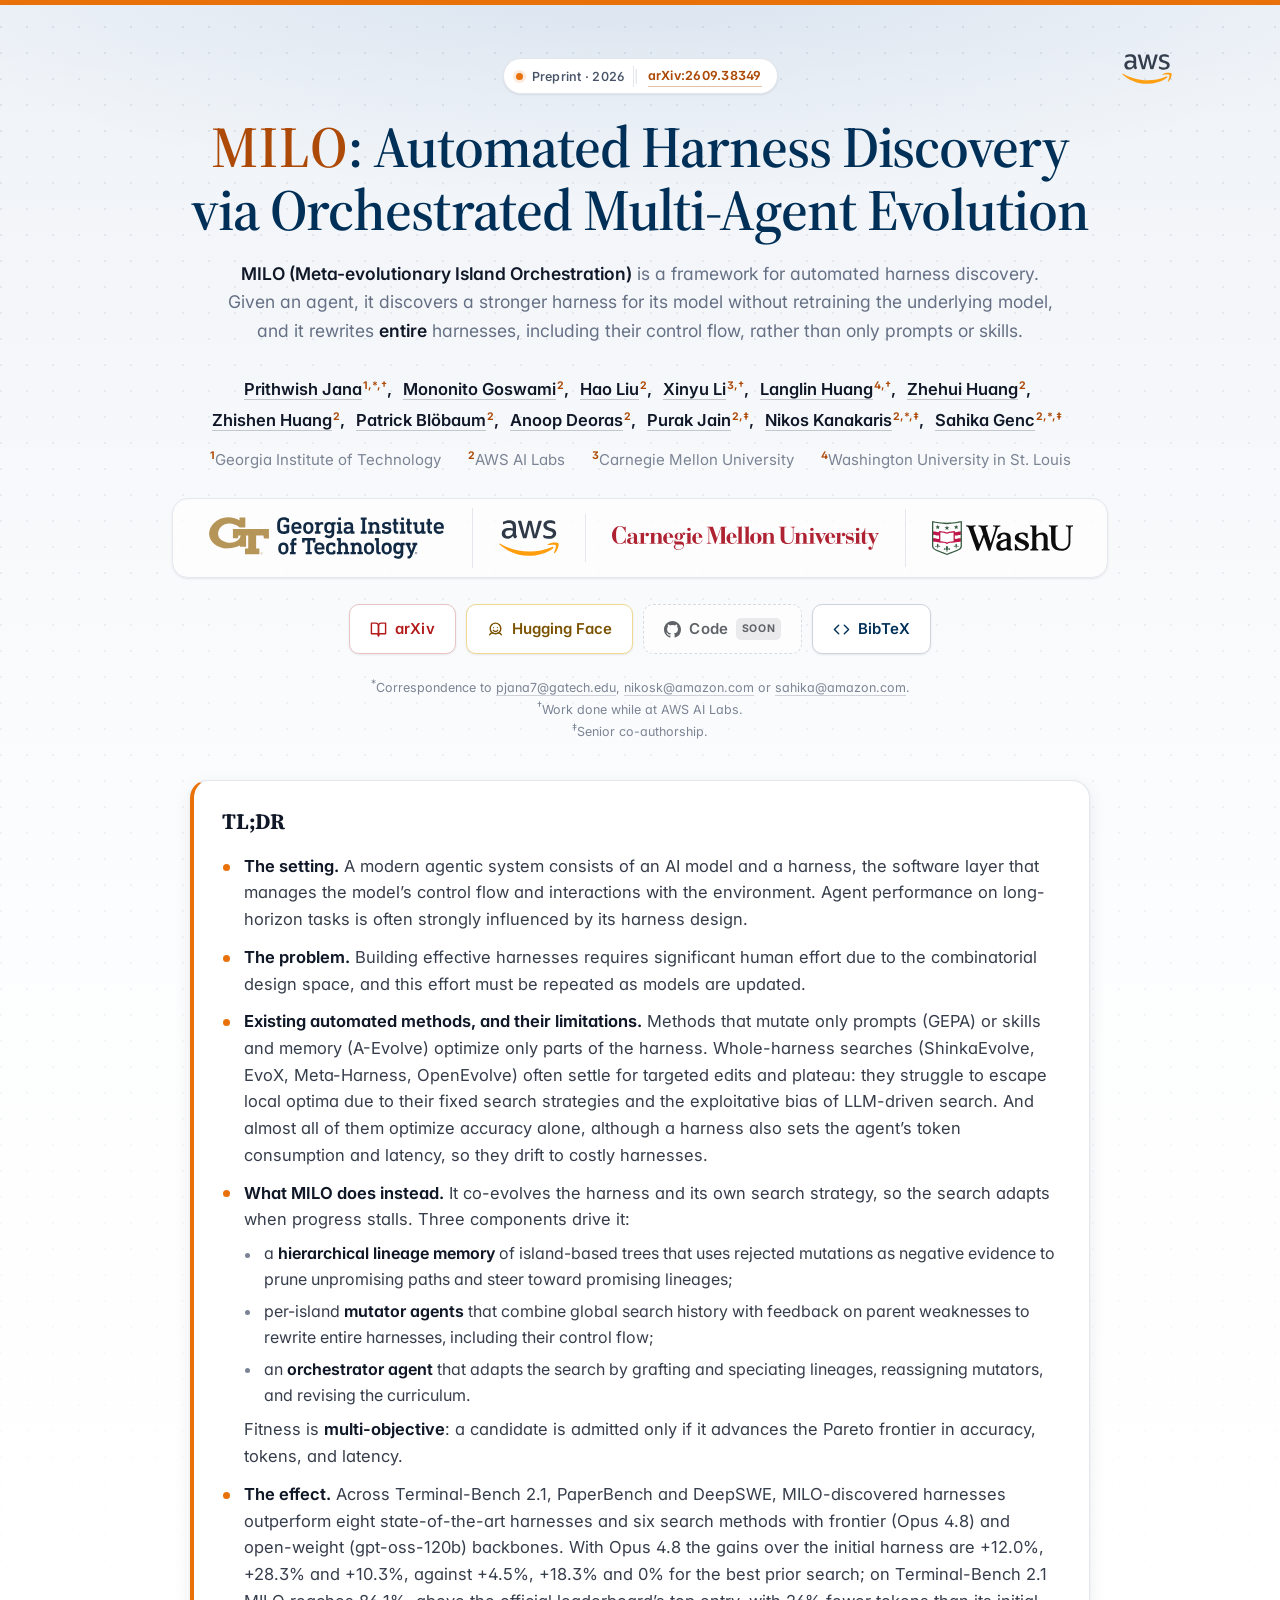
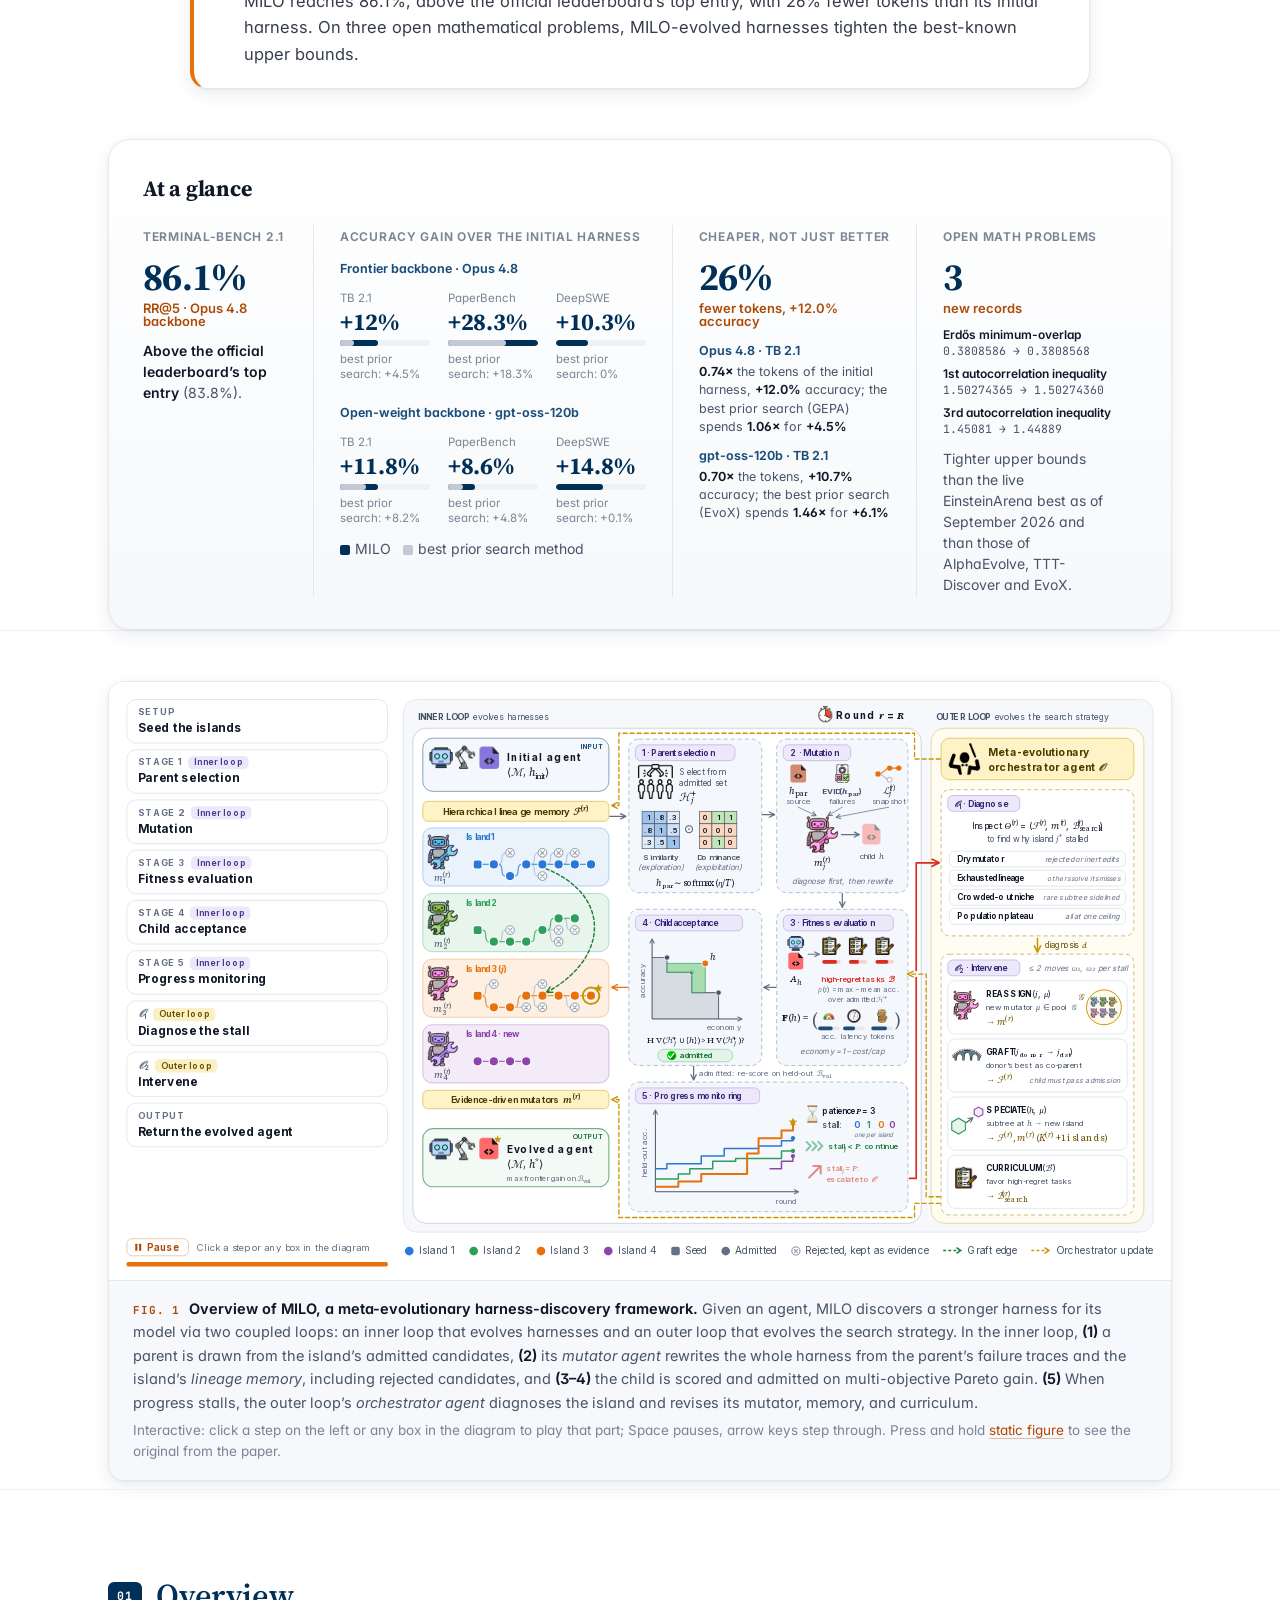
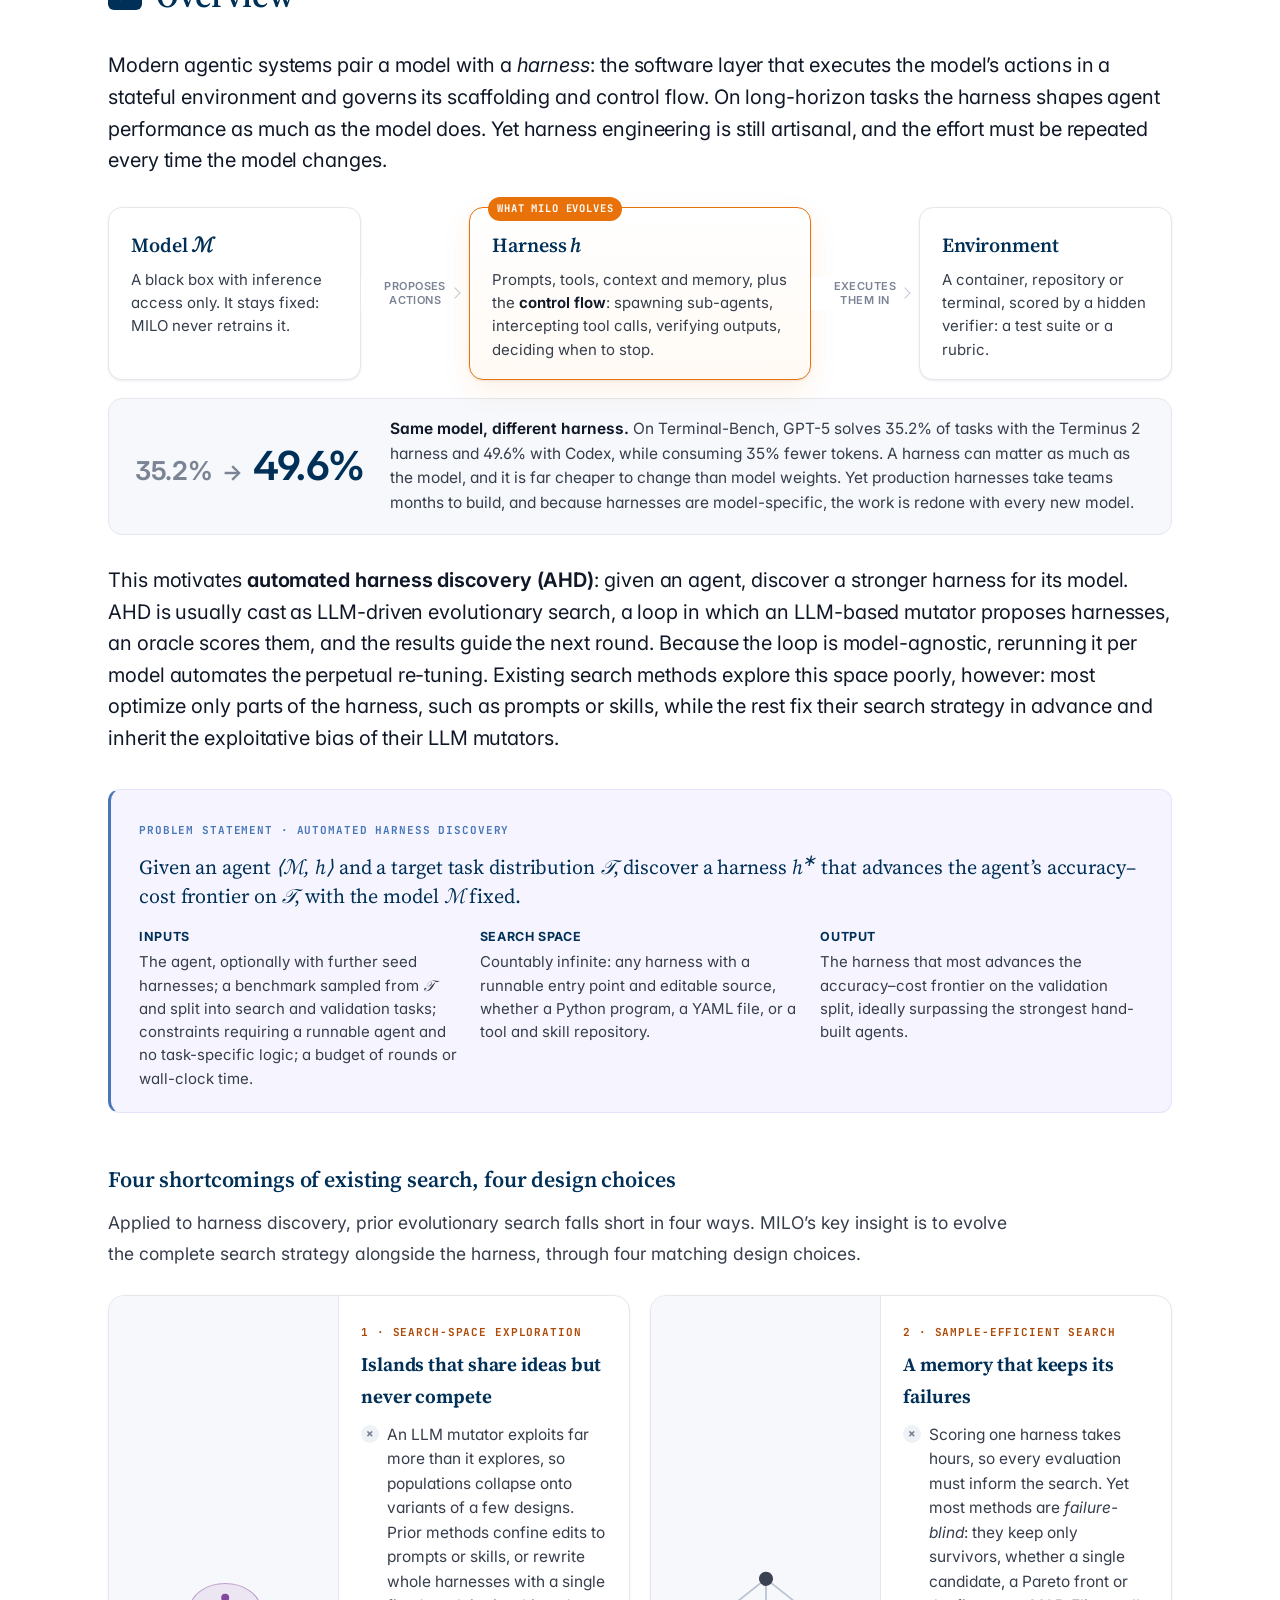
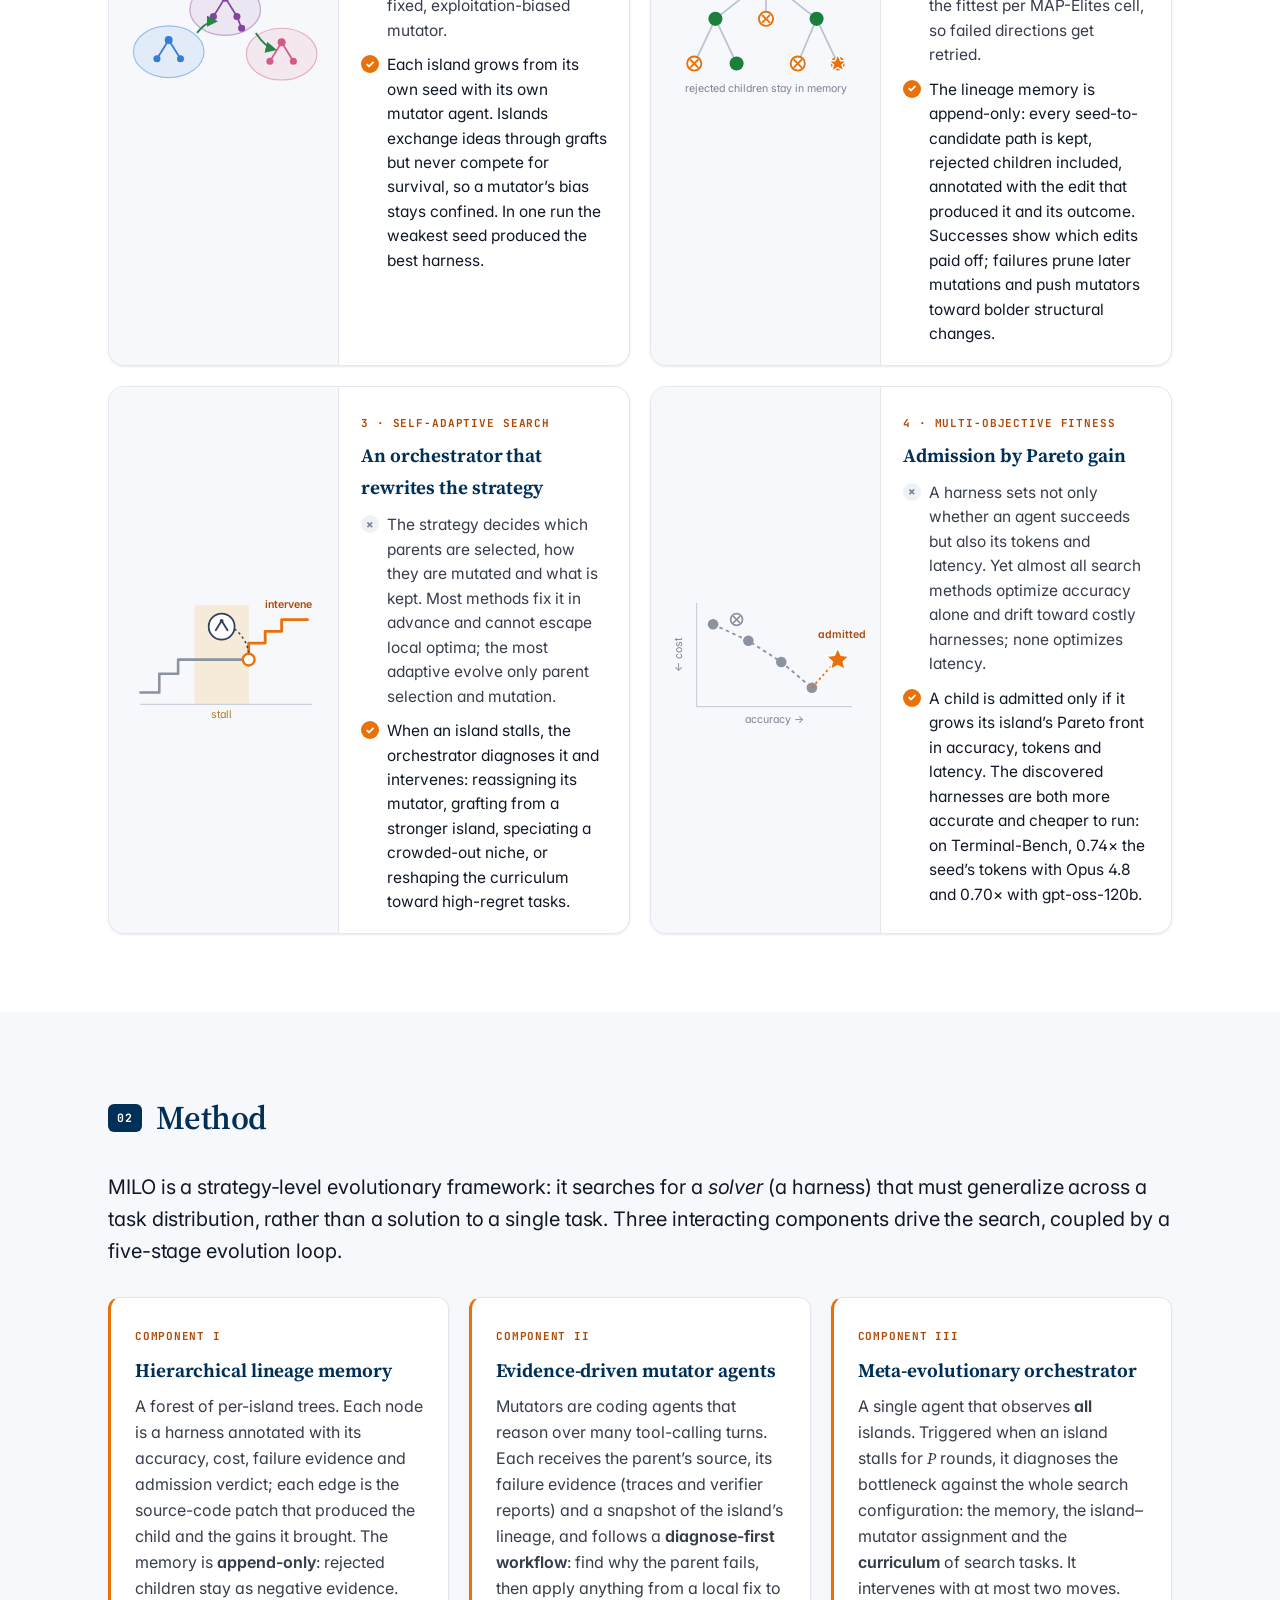
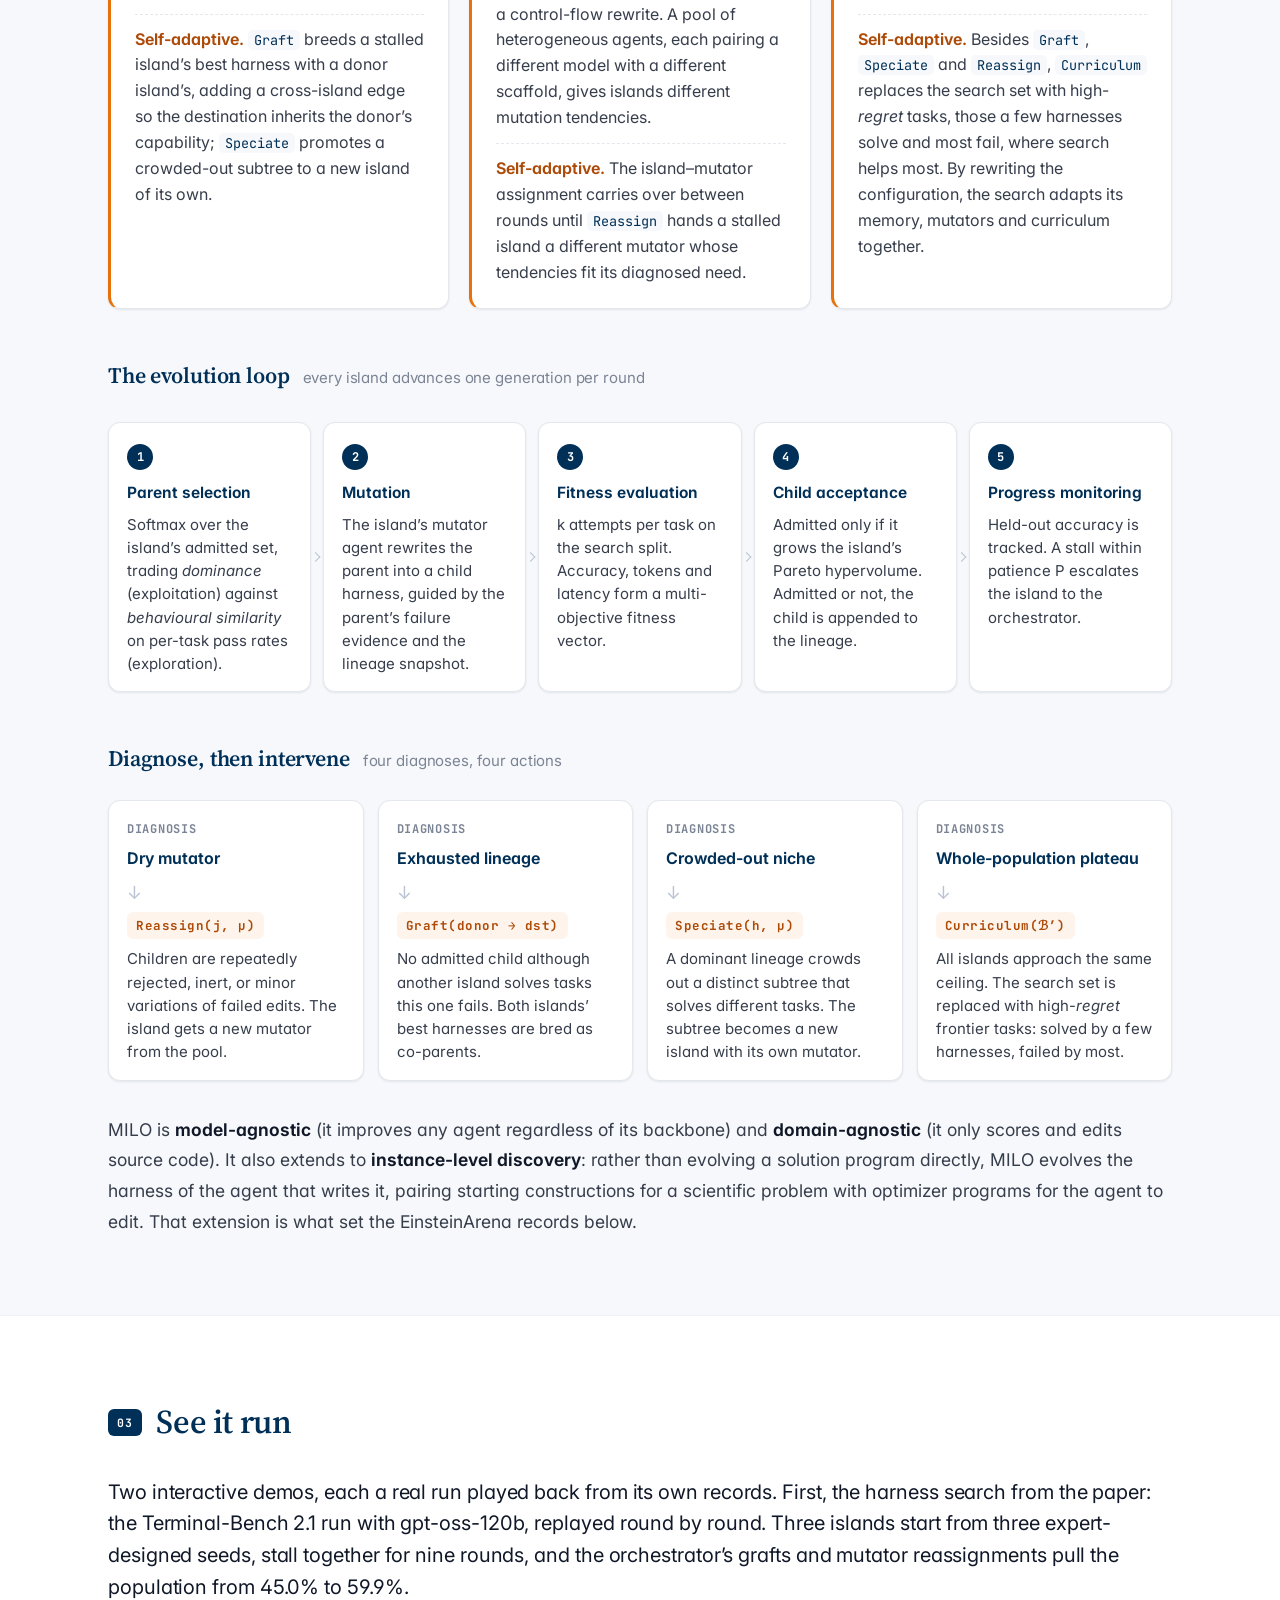
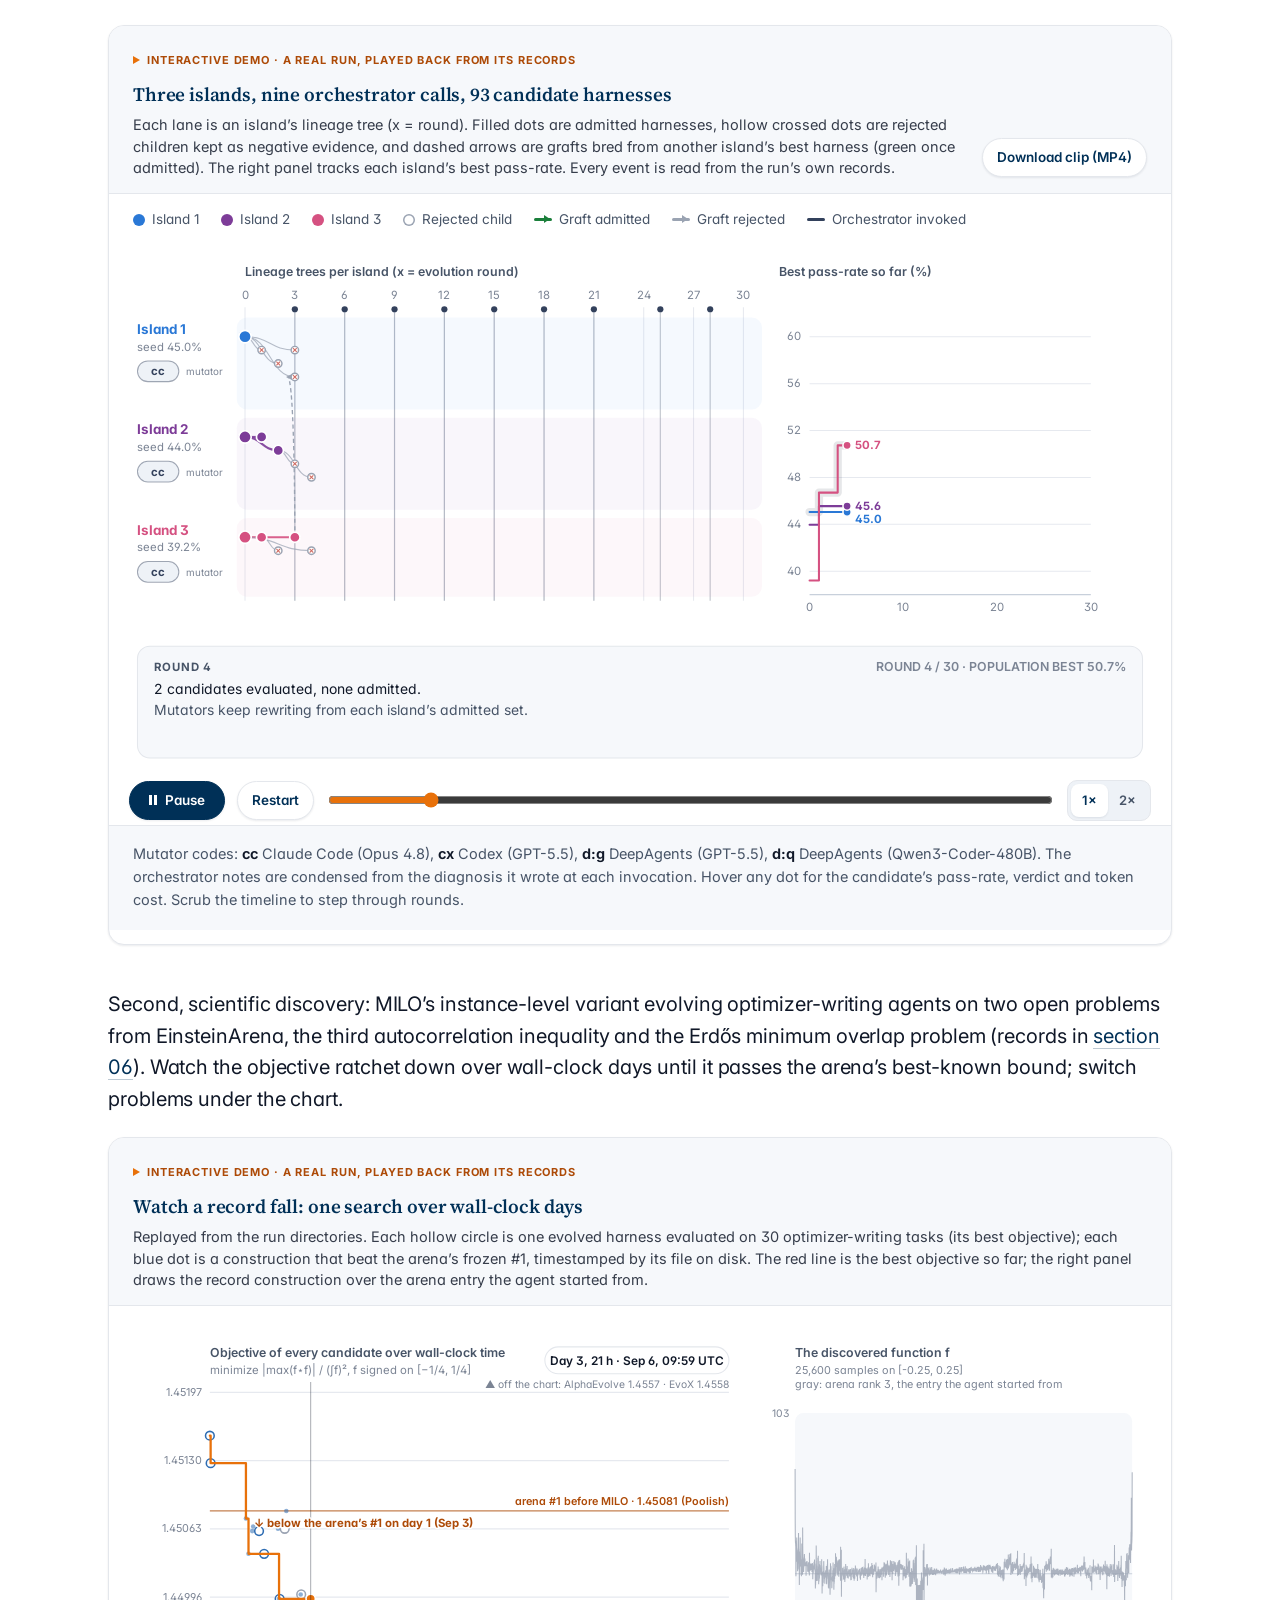
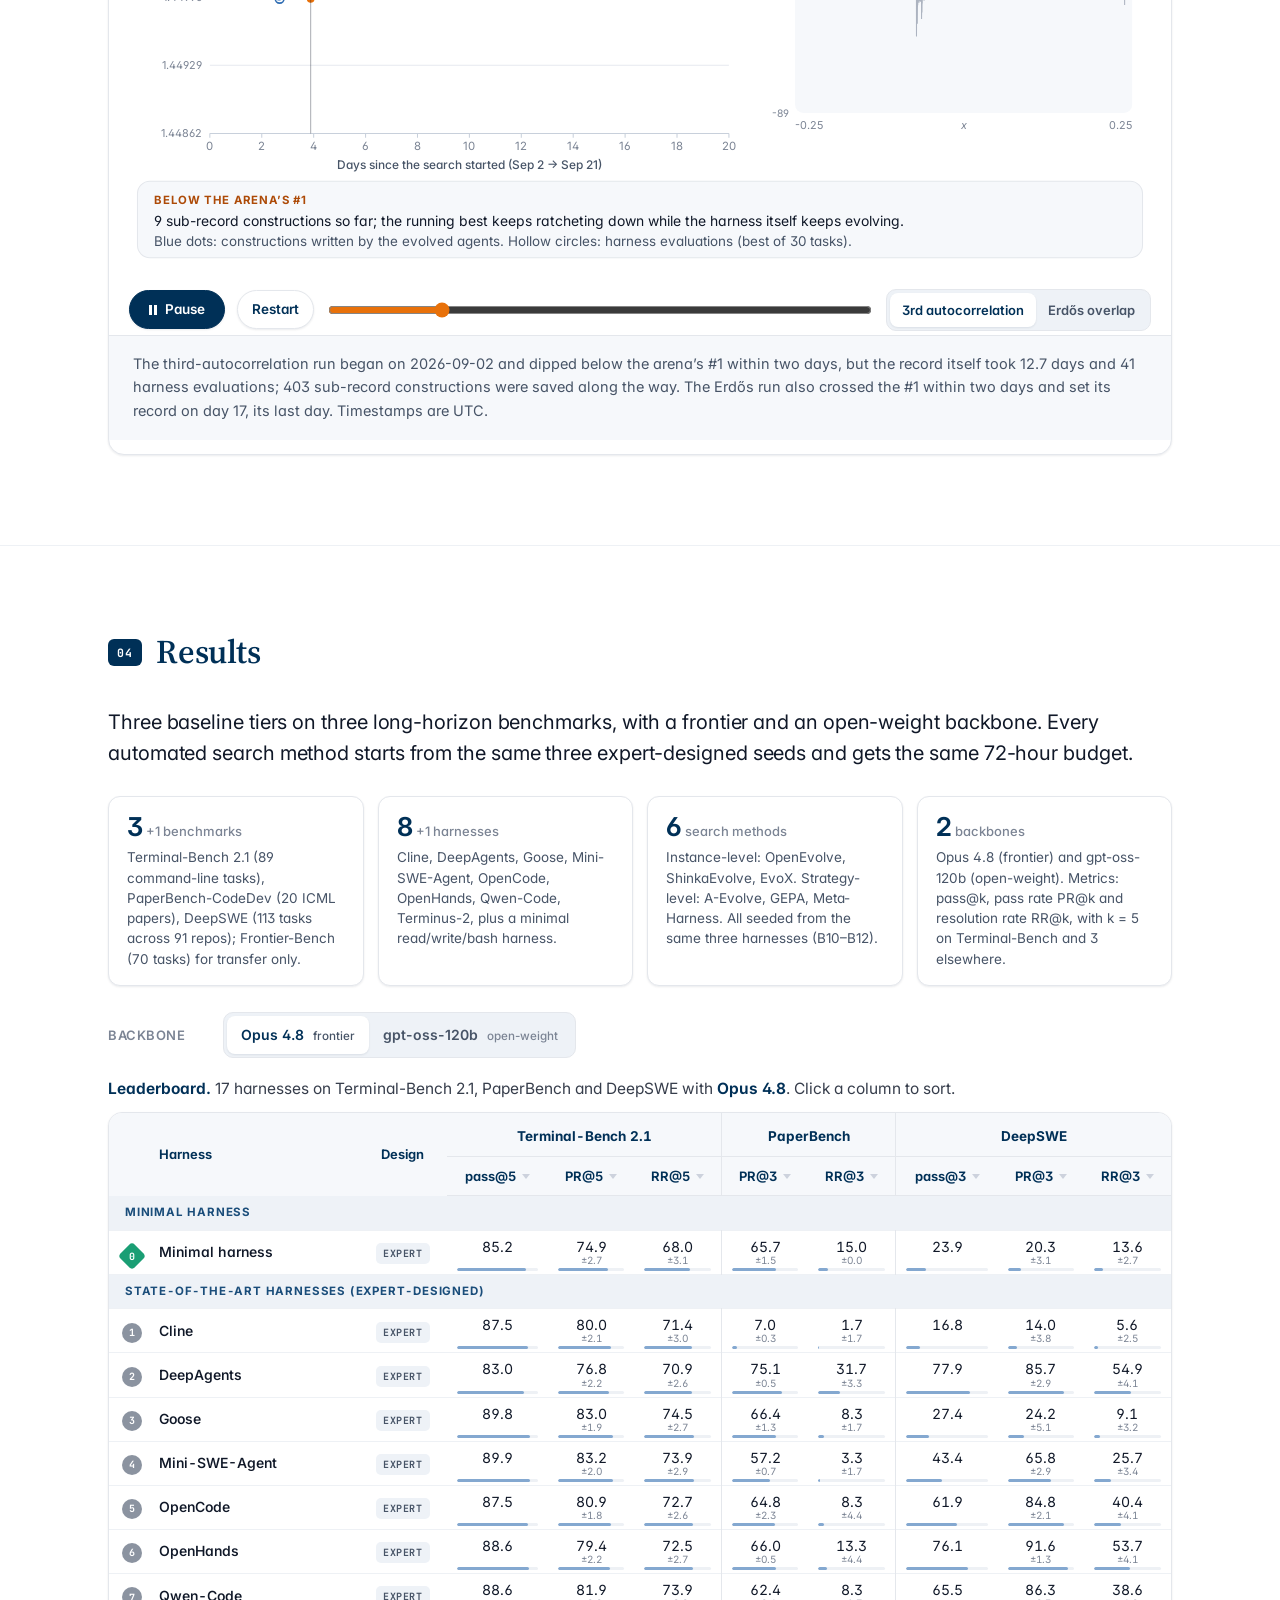
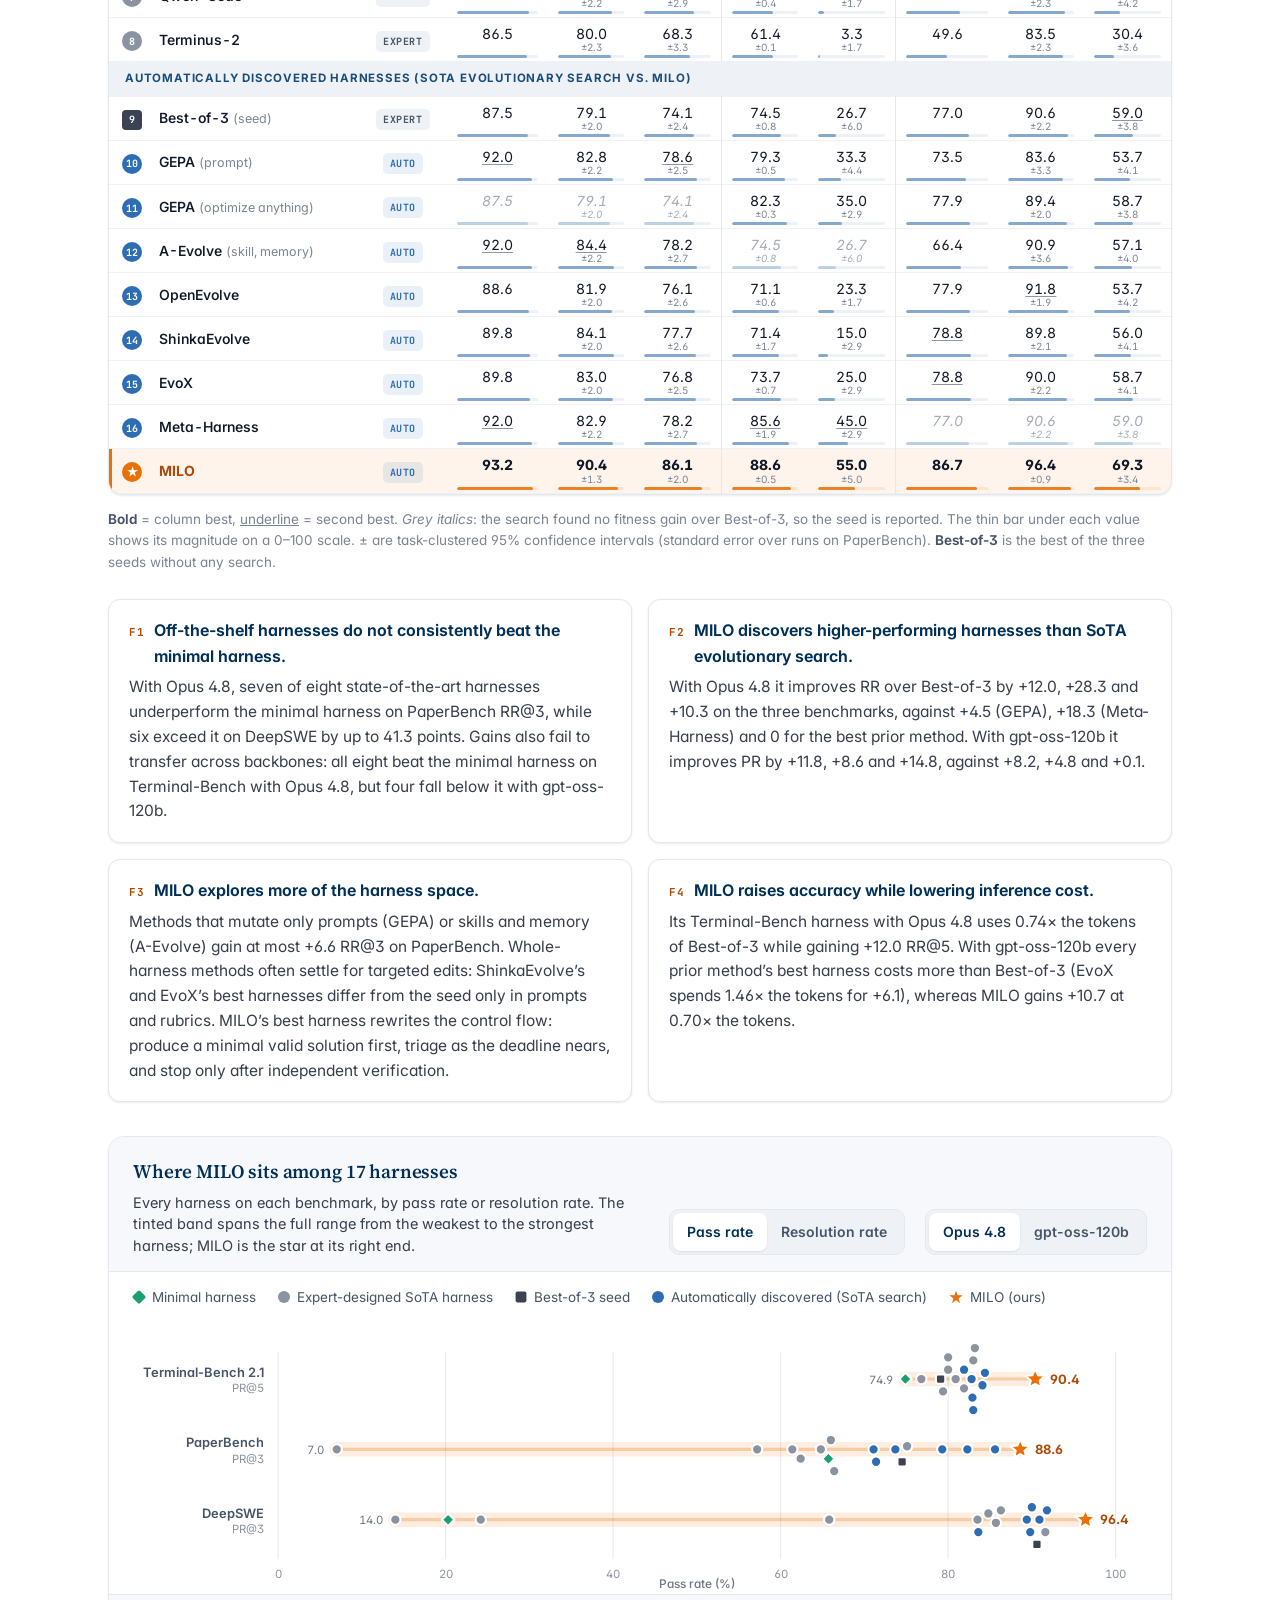
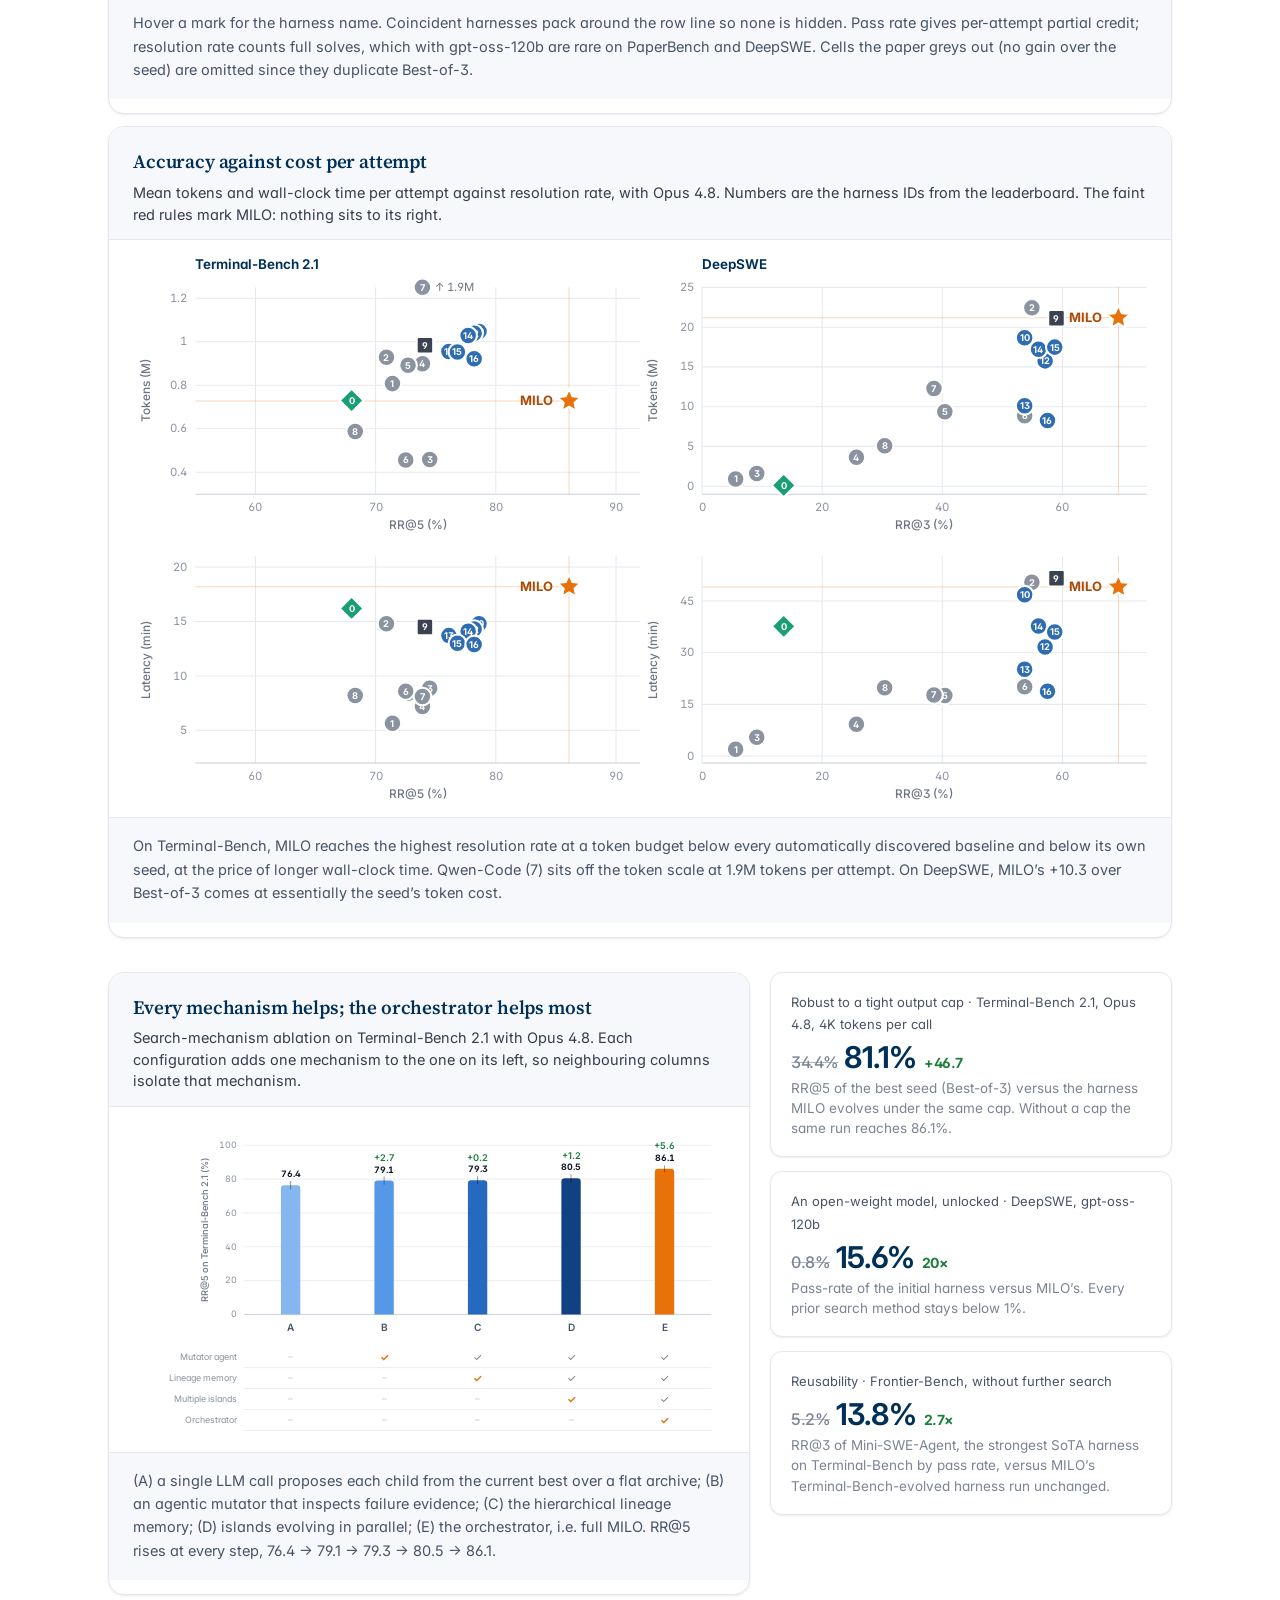
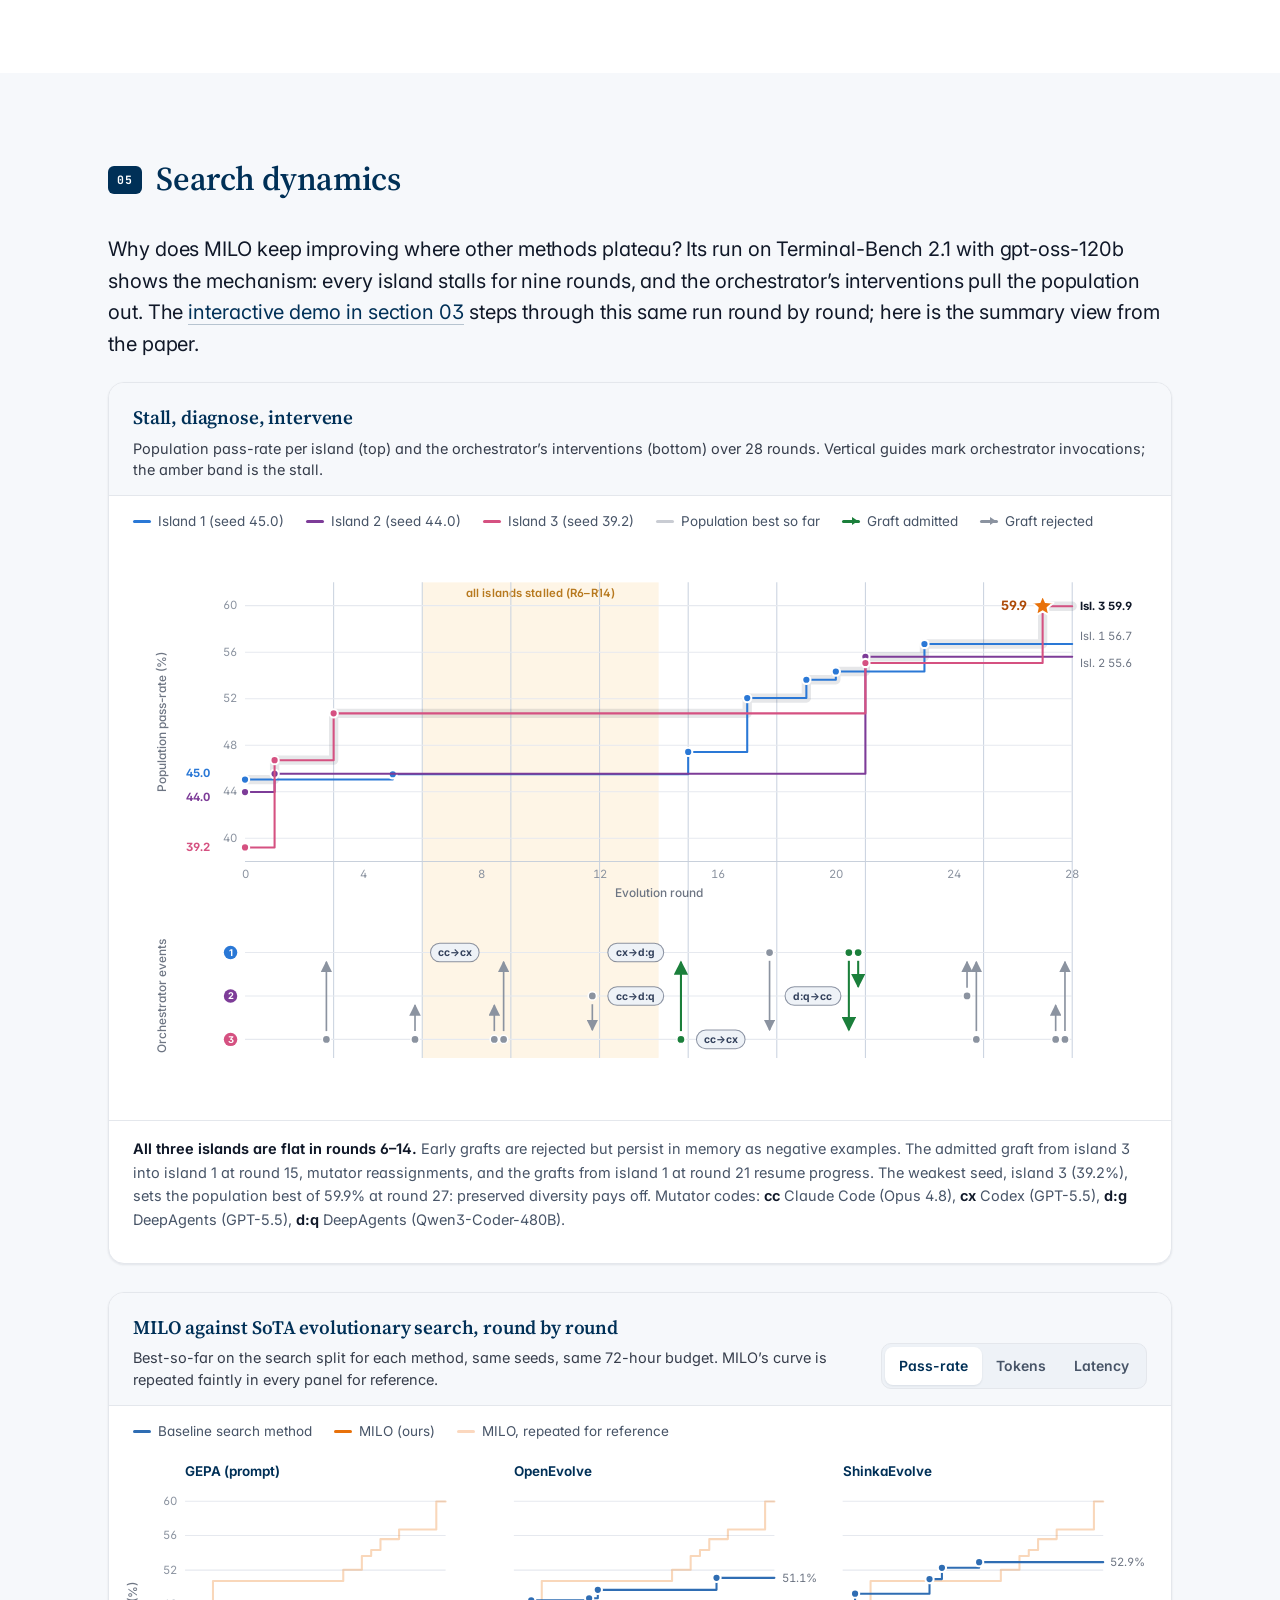
<file: MILO/index.html>
<!DOCTYPE html>
<html lang="en">
<head>
  <!-- Google tag (gtag.js): same property as the home page -->
  <script async src="https://www.googletagmanager.com/gtag/js?id=G-DLE30EBY5E"></script>
  <script>
    window.dataLayer = window.dataLayer || [];
    function gtag(){dataLayer.push(arguments);}
    gtag('js', new Date());
    gtag('config', 'G-DLE30EBY5E');
  </script>

  <meta charset="utf-8">
  <meta name="viewport" content="width=device-width, initial-scale=1">
  <title>MILO: Automated Harness Discovery via Orchestrated Multi-Agent Evolution</title>
  <meta name="description" content="MILO (Meta-evolutionary Island Orchestration) is a framework for automated harness discovery that co-evolves an agent's harness and its own search strategy. State-of-the-art results on Terminal-Bench 2.1, PaperBench and DeepSWE with Opus 4.8 and gpt-oss-120b, and new records on EinsteinArena's open mathematical problems.">
  <meta name="author" content="Prithwish Jana">
  <meta property="og:type" content="article">
  <meta name="citation_arxiv_id" content="2609.38349">
  <meta property="og:title" content="MILO: Automated Harness Discovery via Orchestrated Multi-Agent Evolution">
  <meta property="og:description" content="A meta-evolutionary framework that co-evolves an agent's harness and the search strategy that discovers it. 86.1% on Terminal-Bench 2.1, above the leaderboard's top entry, with 26% fewer tokens.">
  <meta property="og:image" content="https://jprithwish.github.io/MILO/static/fig1-pipeline.png">
  <meta property="og:url" content="https://jprithwish.github.io/MILO/">
  <meta name="twitter:card" content="summary_large_image">
  <link rel="icon" href="static/favicon.svg" type="image/svg+xml">
  <link rel="canonical" href="https://jprithwish.github.io/MILO/">

  <link rel="preconnect" href="https://fonts.googleapis.com">
  <link rel="preconnect" href="https://fonts.gstatic.com" crossorigin>
  <link href="https://fonts.googleapis.com/css2?family=Inter:wght@400;500;600;700;800&family=Source+Serif+4:opsz,wght@8..60,400;8..60,600;8..60,700&family=JetBrains+Mono:wght@500;700&display=swap" rel="stylesheet">
  <link rel="stylesheet" href="style.css?v=20261003d">
  <noscript><style>.reveal{opacity:1;transform:none}.figlive .live-wrap,.fighint{display:none}.figlive .figstatic{display:block}</style></noscript>
</head>
<body>

<nav class="nav" id="nav" aria-label="Page sections">
  <div class="wrap">
    <a class="mark" href="#top"><img src="static/favicon.svg" alt="">MILO</a>
    <span class="links">
      <a href="#overview">Overview</a>
      <a href="#method">Method</a>
      <a href="#demos">Demos</a>
      <a href="#results">Results</a>
      <a href="#dynamics">Search dynamics</a>
      <a href="#discovery">Discovery</a>
      <a href="#landscape">Related work</a>
      <a href="#bibtex">BibTeX</a>
    </span>
    <img class="nav-aws" src="static/logo-aws-rgb.svg" alt="AWS AI Labs" title="AWS AI Labs">
  </div>
  <span class="nav-progress" aria-hidden="true"></span>
</nav>
<aside class="rail" id="rail" aria-label="Page sections">
  <span class="rail-marker" aria-hidden="true"></span>
  <a href="#overview"><span class="rn">01</span><span class="rl">Overview</span></a>
  <a href="#method"><span class="rn">02</span><span class="rl">Method</span></a>
  <a href="#demos"><span class="rn">03</span><span class="rl">Demos</span></a>
  <a href="#results"><span class="rn">04</span><span class="rl">Results</span></a>
  <a href="#dynamics"><span class="rn">05</span><span class="rl">Search dynamics</span></a>
  <a href="#discovery"><span class="rn">06</span><span class="rl">Discovery</span></a>
  <a href="#landscape"><span class="rn">07</span><span class="rl">Related work</span></a>
  <a href="#bibtex"><span class="rn">08</span><span class="rl">BibTeX</span></a>
</aside>

<header id="top">
  <div class="wrap">
    <div class="hero-brand"><img src="static/logo-aws-rgb.svg" alt="AWS"></div>
    <span class="badge"><span class="dot"></span>Preprint &middot; 2026 <span class="sep">|</span> <a href="https://arxiv.org/abs/2609.38349">arXiv:2609.38349</a></span>
    <h1 class="title"><span class="brand">MILO</span>: Automated Harness Discovery via Orchestrated Multi-Agent Evolution</h1>
    <p class="tagline"><em>MILO (Meta-evolutionary Island Orchestration)</em> is a framework for automated harness discovery. Given an agent, it discovers a stronger harness for its model without retraining the underlying model, and it rewrites <em>entire</em> harnesses, including their control flow, rather than only prompts or skills.</p>
    <p class="authors">
      <span class="au"><a href="https://jprithwish.github.io/">Prithwish Jana</a><sup>1,*,&dagger;</sup>,</span>
      <span class="au"><a href="https://mononito.com/" target="_blank" rel="noopener">Mononito Goswami</a><sup>2</sup>,</span>
      <span class="au"><a href="https://haoliu-cola.github.io/" target="_blank" rel="noopener">Hao Liu</a><sup>2</sup>,</span>
      <span class="au"><a href="https://rachellxy.github.io/" target="_blank" rel="noopener">Xinyu Li</a><sup>3,&dagger;</sup>,</span>
      <span class="au"><a href="https://shrango.github.io/" target="_blank" rel="noopener">Langlin Huang</a><sup>4,&dagger;</sup>,</span>
      <span class="au"><a href="https://zhehui-huang.github.io/" target="_blank" rel="noopener">Zhehui Huang</a><sup>2</sup>,</span>
      <span class="au"><a href="https://scholar.google.com/citations?user=vVZcPNwAAAAJ" target="_blank" rel="noopener">Zhishen Huang</a><sup>2</sup>,</span>
      <span class="au"><a href="https://scholar.google.com/citations?user=0sqLy8cAAAAJ" target="_blank" rel="noopener">Patrick Bl&ouml;baum</a><sup>2</sup>,</span>
      <span class="au"><a href="https://scholar.google.com/citations?user=QF_rhCIAAAAJ" target="_blank" rel="noopener">Anoop Deoras</a><sup>2</sup>,</span>
      <span class="au"><a href="https://purakjain.com/" target="_blank" rel="noopener">Purak Jain</a><sup>2,&Dagger;</sup>,</span>
      <span class="au"><a href="https://nkanak.github.io/" target="_blank" rel="noopener">Nikos Kanakaris</a><sup>2,*,&Dagger;</sup>,</span>
      <span class="au"><a href="https://scholar.google.com/citations?user=qULIvBsAAAAJ" target="_blank" rel="noopener">Sahika Genc</a><sup>2,*,&Dagger;</sup></span>
    </p>
    <p class="affil">
      <span class="au"><sup>1</sup>Georgia Institute of Technology</span>
      <span class="au"><sup>2</sup>AWS AI Labs</span>
      <span class="au"><sup>3</sup>Carnegie Mellon University</span>
      <span class="au"><sup>4</sup>Washington University in St.&nbsp;Louis</span>
    </p>
    

    <div class="logos" aria-label="Affiliations">
      <span><img src="static/logo-gatech.svg" alt="Georgia Institute of Technology" class="tall"></span>
      <span><img src="static/logo-aws-rgb.svg" alt="Amazon Web Services" class="short"></span>
      <span><img src="static/logo-cmu.svg" alt="Carnegie Mellon University" class="wide"></span>
      <span><img src="static/logo-washu.svg" alt="Washington University in St. Louis"></span>
    </div>

    <div class="buttons">
      <a class="btn btn-arxiv" href="https://arxiv.org/abs/2609.38349" target="_blank" rel="noopener">
        <svg viewBox="0 0 24 24" fill="none" stroke="currentColor" stroke-width="2" stroke-linecap="round" stroke-linejoin="round" aria-hidden="true"><path d="M2 3h6a4 4 0 0 1 4 4v14a3 3 0 0 0-3-3H2z"/><path d="M22 3h-6a4 4 0 0 0-4 4v14a3 3 0 0 1 3-3h7z"/></svg>
        arXiv
      </a>
      <a class="btn btn-hf" href="https://huggingface.co/papers/2609.38349" target="_blank" rel="noopener">
        <svg viewBox="0 0 24 24" fill="none" stroke="currentColor" stroke-width="2" stroke-linecap="round" stroke-linejoin="round" aria-hidden="true"><circle cx="12" cy="10.5" r="7.5"/><path d="M9 13.2c.8 1.1 1.8 1.6 3 1.6s2.2-.5 3-1.6"/><path d="M3.8 19.5c.9-2 2.7-3 4.6-2.7"/><path d="M20.2 19.5c-.9-2-2.7-3-4.6-2.7"/><circle cx="9.3" cy="9.3" r=".9" fill="currentColor" stroke="none"/><circle cx="14.7" cy="9.3" r=".9" fill="currentColor" stroke="none"/></svg>
        Hugging Face
      </a>
      <a class="btn btn-github soon" href="#" aria-disabled="true">
        <svg viewBox="0 0 16 16" fill="currentColor" aria-hidden="true"><path d="M8 0C3.58 0 0 3.58 0 8c0 3.54 2.29 6.53 5.47 7.59.4.07.55-.17.55-.38 0-.19-.01-.82-.01-1.49-2.01.37-2.53-.49-2.69-.94-.09-.23-.48-.94-.82-1.13-.28-.15-.68-.52-.01-.53.63-.01 1.08.58 1.23.82.72 1.21 1.87.87 2.33.66.07-.52.28-.87.51-1.07-1.78-.2-3.64-.89-3.64-3.95 0-.87.31-1.59.82-2.15-.08-.2-.36-1.02.08-2.12 0 0 .67-.21 2.2.82.64-.18 1.32-.27 2-.27.68 0 1.36.09 2 .27 1.53-1.04 2.2-.82 2.2-.82.44 1.1.16 1.92.08 2.12.51.56.82 1.27.82 2.15 0 3.07-1.87 3.75-3.65 3.95.29.25.54.73.54 1.48 0 1.07-.01 1.93-.01 2.2 0 .21.15.46.55.38A8.013 8.013 0 0 0 16 8c0-4.42-3.58-8-8-8z"/></svg>
        Code <span class="tag-soon">soon</span>
      </a>
      <a class="btn btn-cite" href="#bibtex">
        <svg viewBox="0 0 24 24" fill="none" stroke="currentColor" stroke-width="2" stroke-linecap="round" stroke-linejoin="round" aria-hidden="true"><polyline points="16 18 22 12 16 6"/><polyline points="8 6 2 12 8 18"/></svg>
        BibTeX
      </a>
    </div>
    <p class="note">
      <sup>*</sup>Correspondence to <a href="mailto:pjana7@gatech.edu">pjana7@gatech.edu</a>, <a href="mailto:nikosk@amazon.com">nikosk@amazon.com</a> or <a href="mailto:sahika@amazon.com">sahika@amazon.com</a>.<br>
      <sup>&dagger;</sup>Work done while at AWS AI Labs.<br>
      <sup>&Dagger;</sup>Senior co-authorship.
    </p>
    <div class="tldr reveal">
      <span class="tldr-tag">TL;DR</span>
      <ul>
        <li><b>The setting.</b> A modern agentic system consists of an AI model and a harness, the software layer that manages the model&rsquo;s control flow and interactions with the environment. Agent performance on long-horizon tasks is often strongly influenced by its harness design.</li>
        <li><b>The problem.</b> Building effective harnesses requires significant human effort due to the combinatorial design space, and this effort must be repeated as models are updated.</li>
        <li><b>Existing automated methods, and their limitations.</b> Methods that mutate only prompts (GEPA) or skills and memory (A-Evolve) optimize only parts of the harness. Whole-harness searches (ShinkaEvolve, EvoX, Meta-Harness, OpenEvolve) often settle for targeted edits and plateau: they struggle to escape local optima due to their fixed search strategies and the exploitative bias of LLM-driven search. And almost all of them optimize accuracy alone, although a harness also sets the agent&rsquo;s token consumption and latency, so they drift to costly harnesses.</li>
        <li><b>What MILO does instead.</b> It co-evolves the harness and its own search strategy, so the search adapts when progress stalls. Three components drive it:
          <ul>
            <li>a <b>hierarchical lineage memory</b> of island-based trees that uses rejected mutations as negative evidence to prune unpromising paths and steer toward promising lineages;</li>
            <li>per-island <b>mutator agents</b> that combine global search history with feedback on parent weaknesses to rewrite entire harnesses, including their control flow;</li>
            <li>an <b>orchestrator agent</b> that adapts the search by grafting and speciating lineages, reassigning mutators, and revising the curriculum.</li>
          </ul>
          <span class="after">Fitness is <b>multi-objective</b>: a candidate is admitted only if it advances the Pareto frontier in accuracy, tokens, and latency.</span>
        </li>
        <li><b>The effect.</b> Across Terminal-Bench&nbsp;2.1, PaperBench and DeepSWE, MILO-discovered harnesses outperform eight state-of-the-art harnesses and six search methods with frontier (Opus&nbsp;4.8) and open-weight (gpt-oss-120b) backbones. With Opus&nbsp;4.8 the gains over the initial harness are +12.0%, +28.3% and +10.3%, against +4.5%, +18.3% and 0% for the best prior search; on Terminal-Bench&nbsp;2.1 MILO reaches 86.1%, above the official leaderboard&rsquo;s top entry, with 26% fewer tokens than its initial harness. On three open mathematical problems, MILO-evolved harnesses tighten the best-known upper bounds.</li>
      </ul>
    </div>
  </div>
</header>

<section class="statband" aria-label="At a glance">
  <div class="wrap">
    <h3 class="glance-tag">At a glance</h3>
    <div class="stats reveal">
      <div class="stat">
        <span class="t">Terminal-Bench 2.1</span>
        <span class="k">86.1%<small>RR@5 &middot; Opus 4.8 backbone</small></span>
        <span class="lbl"><b>Above the official leaderboard&rsquo;s top entry</b> (83.8%).</span>
      </div>
      <div class="stat stat-wide">
        <span class="t">Accuracy gain over the initial harness</span>
        <div class="gains"><span class="bk">Frontier backbone &middot; Opus 4.8</span><div class="g"><span class="b">TB 2.1</span><span class="v">+12%</span><span class="bar"><i class="us" style="width:42%"></i><i class="pr" style="width:16%"></i></span><span class="p">best prior search: +4.5%</span></div><div class="g"><span class="b">PaperBench</span><span class="v">+28.3%</span><span class="bar"><i class="us" style="width:100%"></i><i class="pr" style="width:65%"></i></span><span class="p">best prior search: +18.3%</span></div><div class="g"><span class="b">DeepSWE</span><span class="v">+10.3%</span><span class="bar"><i class="us" style="width:36%"></i><i class="pr" style="width:0%"></i></span><span class="p">best prior search: 0%</span></div><span class="bk">Open-weight backbone &middot; gpt-oss-120b</span><div class="g"><span class="b">TB 2.1</span><span class="v">+11.8%</span><span class="bar"><i class="us" style="width:42%"></i><i class="pr" style="width:29%"></i></span><span class="p">best prior search: +8.2%</span></div><div class="g"><span class="b">PaperBench</span><span class="v">+8.6%</span><span class="bar"><i class="us" style="width:30%"></i><i class="pr" style="width:17%"></i></span><span class="p">best prior search: +4.8%</span></div><div class="g"><span class="b">DeepSWE</span><span class="v">+14.8%</span><span class="bar"><i class="us" style="width:52%"></i><i class="pr" style="width:0%"></i></span><span class="p">best prior search: +0.1%</span></div></div>
        <span class="lbl"><i class="sw us"></i>MILO &nbsp; <i class="sw pr"></i>best prior search method</span>
      </div>
      <div class="stat">
        <span class="t">Cheaper, not just better</span>
        <span class="k">26%<small>fewer tokens, +12.0% accuracy</small></span>
        <div class="cheap">
          <div><span class="bk">Opus 4.8 &middot; TB 2.1</span><span class="row"><b>0.74&times;</b> the tokens of the initial harness, <b>+12.0%</b> accuracy; the best prior search (GEPA) spends <b>1.06&times;</b> for <b>+4.5%</b></span></div>
          <div><span class="bk">gpt-oss-120b &middot; TB 2.1</span><span class="row"><b>0.70&times;</b> the tokens, <b>+10.7%</b> accuracy; the best prior search (EvoX) spends <b>1.46&times;</b> for <b>+6.1%</b></span></div>
        </div>
      </div>
      <div class="stat">
        <span class="t">Open math problems</span>
        <span class="k">3<small>new records</small></span>
        <ul class="records">
          <li><span class="nm">Erd&#337;s minimum-overlap</span><span class="bd">0.3808586 &rarr; 0.3808568</span></li>
          <li><span class="nm">1st autocorrelation inequality</span><span class="bd">1.50274365 &rarr; 1.50274360</span></li>
          <li><span class="nm">3rd autocorrelation inequality</span><span class="bd">1.45081 &rarr; 1.44889</span></li>
        </ul>
        <span class="lbl">Tighter upper bounds than the live EinsteinArena best as of September 2026 and than those of AlphaEvolve, TTT-Discover and EvoX.</span>
      </div>
    </div>
  </div>
</section>

<section class="teaser">
  <div class="wrap">
    <figure class="reveal">
      <div class="figscroll figlive"><div class="live-wrap"><iframe src="static/milo-method.html?v=202610010237" width="1120" height="630" title="Interactive walkthrough of Figure 1: click a step or any component of MILO to play it" loading="eager"></iframe></div><img class="figstatic" src="static/fig1-pipeline.svg" alt="Overview of MILO: an inner loop evolves harnesses across islands (parent selection, mutation, fitness evaluation, child acceptance, progress monitoring) and an outer orchestrator loop restructures memory, reassigns mutators and reshapes the curriculum when an island stalls." width="2600" height="1111" loading="lazy"></div>
      <figcaption>
        <span class="fignum">Fig. 1</span><b>Overview of MILO, a meta-evolutionary harness-discovery framework.</b>
        Given an agent, MILO discovers a stronger harness for its model via two coupled loops: an inner loop that evolves harnesses and an outer loop that evolves the search strategy. In the inner loop, <b>(1)</b> a parent is drawn from the island&rsquo;s admitted candidates, <b>(2)</b> its <i>mutator agent</i> rewrites the whole harness from the parent&rsquo;s failure traces and the island&rsquo;s <i>lineage memory</i>, including rejected candidates, and <b>(3&ndash;4)</b> the child is scored and admitted on multi-objective Pareto gain. <b>(5)</b> When progress stalls, the outer loop&rsquo;s <i>orchestrator agent</i> diagnoses the island and revises its mutator, memory, and curriculum.
        <span class="fighint">Interactive: <span class="h-mouse">click a step on the left or any box in the diagram to play that part; Space pauses, arrow keys step through.</span><span class="h-touch">tap a step on the left or any box in the diagram to play that part<span class="h-swipe">; swipe sideways to see the whole figure</span>.</span> Press and hold <a class="peek-static" href="static/fig1-pipeline.svg">static figure</a> to see the original from the paper.</span>
      </figcaption>
    </figure>
  </div>
</section>


<section id="overview">
  <div class="wrap">
    <div class="h2row"><span class="no">01</span><h2>Overview</h2></div>
    <p class="lead reveal">Modern agentic systems pair a model with a <em>harness</em>: the software layer that executes the model&rsquo;s actions in a stateful environment and governs its scaffolding and control flow. On long-horizon tasks the harness shapes agent performance as much as the model does. Yet harness engineering is still artisanal, and the effort must be repeated every time the model changes.</p>

    <div class="anatomy reveal" aria-label="Anatomy of an agent">
      <div class="an-tile an-model"><span class="an-k">Model <i>&Mscr;</i></span><span class="an-t">A black box with inference access only. It stays fixed: MILO never retrains it.</span></div>
      <div class="an-arrow" aria-hidden="true"><span>proposes actions</span></div>
      <div class="an-tile an-harness"><span class="an-tag">what MILO evolves</span><span class="an-k">Harness <i>h</i></span><span class="an-t">Prompts, tools, context and memory, plus the <b>control flow</b>: spawning sub-agents, intercepting tool calls, verifying outputs, deciding when to stop.</span></div>
      <div class="an-arrow" aria-hidden="true"><span>executes them in</span></div>
      <div class="an-tile an-env"><span class="an-k">Environment</span><span class="an-t">A container, repository or terminal, scored by a hidden verifier: a test suite or a rubric.</span></div>
    </div>

    <div class="fact reveal">
      <div class="fact-num"><span class="from">35.2%</span><span class="arr">&rarr;</span><span class="to">49.6%</span></div>
      <div class="fact-body"><b>Same model, different harness.</b> On Terminal-Bench, GPT-5 solves 35.2% of tasks with the Terminus&nbsp;2 harness and 49.6% with Codex, while consuming 35% fewer tokens. A harness can matter as much as the model, and it is far cheaper to change than model weights. Yet production harnesses take teams months to build, and because harnesses are model-specific, the work is redone with every new model.</div>
    </div>

    <p class="lead reveal">This motivates <b>automated harness discovery (AHD)</b>: given an agent, discover a stronger harness for its model. AHD is usually cast as LLM-driven evolutionary search, a loop in which an LLM-based mutator proposes harnesses, an oracle scores them, and the results guide the next round. Because the loop is model-agnostic, rerunning it per model automates the perpetual re-tuning. Existing search methods explore this space poorly, however: most optimize only parts of the harness, such as prompts or skills, while the rest fix their search strategy in advance and inherit the exploitative bias of their LLM mutators.</p>

    <div class="defbox reveal">
      <span class="def-tag">Problem statement &middot; Automated harness discovery</span>
      <p class="def-lead">Given an agent <i>&langle;&Mscr;, h&rangle;</i> and a target task distribution <i>&Tscr;</i>, discover a harness <i>h<sup>&#8727;</sup></i> that advances the agent&rsquo;s accuracy&ndash;cost frontier on <i>&Tscr;</i>, with the model <i>&Mscr;</i> fixed.</p>
      <div class="def-grid">
        <div><b>Inputs</b><span>The agent, optionally with further seed harnesses; a benchmark sampled from <i>&Tscr;</i> and split into search and validation tasks; constraints requiring a runnable agent and no task-specific logic; a budget of rounds or wall-clock time.</span></div>
        <div><b>Search space</b><span>Countably infinite: any harness with a runnable entry point and editable source, whether a Python program, a YAML file, or a tool and skill repository.</span></div>
        <div><b>Output</b><span>The harness that most advances the accuracy&ndash;cost frontier on the validation split, ideally surpassing the strongest hand-built agents.</span></div>
      </div>
    </div>

    <h3>Four shortcomings of existing search, four design choices</h3>
    <p class="abstract reveal" style="max-width:900px">Applied to harness discovery, prior evolutionary search falls short in four ways. MILO&rsquo;s key insight is to evolve the complete search strategy alongside the harness, through four matching design choices.</p>

    <div class="choices reveal">
      <article class="choice">
        <div class="pict" aria-hidden="true">
          <svg viewBox="0 0 170 120">
            <g opacity=".95">
              <ellipse cx="38" cy="78" rx="30" ry="22" fill="#2a78d6" fill-opacity=".10" stroke="#2a78d6" stroke-opacity=".45"/>
              <ellipse cx="86" cy="42" rx="30" ry="22" fill="#7d3c98" fill-opacity=".10" stroke="#7d3c98" stroke-opacity=".45"/>
              <ellipse cx="134" cy="80" rx="30" ry="22" fill="#d55181" fill-opacity=".10" stroke="#d55181" stroke-opacity=".45"/>
              <g stroke="#2a78d6" stroke-width="1.5"><line x1="38" y1="68" x2="28" y2="84"/><line x1="38" y1="68" x2="48" y2="84"/></g>
              <g fill="#2a78d6"><circle cx="38" cy="68" r="3.4"/><circle cx="28" cy="84" r="3"/><circle cx="48" cy="84" r="3"/></g>
              <g stroke="#7d3c98" stroke-width="1.5"><line x1="86" y1="32" x2="76" y2="48"/><line x1="86" y1="32" x2="96" y2="48"/><line x1="96" y1="48" x2="100" y2="58"/></g>
              <g fill="#7d3c98"><circle cx="86" cy="32" r="3.4"/><circle cx="76" cy="48" r="3"/><circle cx="96" cy="48" r="3"/><circle cx="100" cy="58" r="3"/></g>
              <g stroke="#d55181" stroke-width="1.5"><line x1="134" y1="70" x2="124" y2="86"/><line x1="134" y1="70" x2="144" y2="86"/></g>
              <g fill="#d55181"><circle cx="134" cy="70" r="3.4"/><circle cx="124" cy="86" r="3"/><circle cx="144" cy="86" r="3"/></g>
              <path d="M62 62 Q70 52 78 52" fill="none" stroke="#1b7f3b" stroke-width="1.6" marker-end="url(#pm-ok)"/>
              <path d="M112 62 Q120 74 128 76" fill="none" stroke="#1b7f3b" stroke-width="1.6" marker-end="url(#pm-ok)"/>
            </g>
            <defs><marker id="pm-ok" viewBox="0 0 10 10" refX="8" refY="5" markerWidth="6" markerHeight="6" orient="auto"><path d="M0 0L10 5L0 10z" fill="#1b7f3b"/></marker></defs>
          </svg>
        </div>
        <div class="choice-body">
          <span class="kicker">1 &middot; Search-space exploration</span>
          <h4>Islands that share ideas but never compete</h4>
          <p class="was"><span class="mk mk-x">&times;</span>An LLM mutator exploits far more than it explores, so populations collapse onto variants of a few designs. Prior methods confine edits to prompts or skills, or rewrite whole harnesses with a single fixed, exploitation-biased mutator.</p>
          <p class="now"><span class="mk mk-ok">&#10003;</span>Each island grows from its own seed with its own mutator agent. Islands exchange ideas through grafts but never compete for survival, so a mutator&rsquo;s bias stays confined. In one run the weakest seed produced the best harness.</p>
        </div>
      </article>

      <article class="choice">
        <div class="pict" aria-hidden="true">
          <svg viewBox="0 0 170 120">
            <g stroke="#b9c3d3" stroke-width="1.5">
              <line x1="85" y1="16" x2="42" y2="50"/><line x1="85" y1="16" x2="85" y2="50"/><line x1="85" y1="16" x2="128" y2="50"/>
              <line x1="42" y1="50" x2="24" y2="88"/><line x1="42" y1="50" x2="60" y2="88"/>
              <line x1="128" y1="50" x2="112" y2="88"/><line x1="128" y1="50" x2="146" y2="88"/>
            </g>
            <circle cx="85" cy="16" r="6" fill="#3b4252"/>
            <circle cx="42" cy="50" r="6" fill="#1b7f3b"/>
            <circle cx="128" cy="50" r="6" fill="#1b7f3b"/>
            <circle cx="60" cy="88" r="6" fill="#1b7f3b"/>
            <circle cx="146" cy="88" r="6" fill="#e8710a"/>
            <g stroke="#e8710a" stroke-width="1.6" fill="#fff">
              <circle cx="85" cy="50" r="6"/><circle cx="24" cy="88" r="6"/><circle cx="112" cy="88" r="6"/>
            </g>
            <g stroke="#e8710a" stroke-width="1.6" stroke-linecap="round">
              <path d="M82 47l6 6M88 47l-6 6"/><path d="M21 85l6 6M27 85l-6 6"/><path d="M109 85l6 6M115 85l-6 6"/>
            </g>
            <polygon points="146,80 148.4,85.6 154,85.6 149.6,89 151.2,94.6 146,91.4 140.8,94.6 142.4,89 138,85.6 143.6,85.6" fill="#e8710a" stroke="#fff" stroke-width="1.2"/>
            <text x="85" y="112" text-anchor="middle" font-size="9" fill="#7b8494" font-family="Inter, sans-serif">rejected children stay in memory</text>
          </svg>
        </div>
        <div class="choice-body">
          <span class="kicker">2 &middot; Sample-efficient search</span>
          <h4>A memory that keeps its failures</h4>
          <p class="was"><span class="mk mk-x">&times;</span>Scoring one harness takes hours, so every evaluation must inform the search. Yet most methods are <i>failure-blind</i>: they keep only survivors, whether a single candidate, a Pareto front or the fittest per MAP-Elites cell, so failed directions get retried.</p>
          <p class="now"><span class="mk mk-ok">&#10003;</span>The lineage memory is append-only: every seed-to-candidate path is kept, rejected children included, annotated with the edit that produced it and its outcome. Successes show which edits paid off; failures prune later mutations and push mutators toward bolder structural changes.</p>
        </div>
      </article>

      <article class="choice">
        <div class="pict" aria-hidden="true">
          <svg viewBox="0 0 170 120">
            <rect x="60" y="14" width="46" height="84" fill="#f59e0b" fill-opacity=".14"/>
            <line x1="14" y1="98" x2="160" y2="98" stroke="#c8d0db"/>
            <path d="M14 88 H30 V72 H46 V60 H60 V60 H106" fill="none" stroke="#8b93a0" stroke-width="2.2" stroke-linejoin="round" stroke-linecap="round"/>
            <path d="M106 60 V46 H120 V36 H134 V26 H156" fill="none" stroke="#e8710a" stroke-width="2.4" stroke-linejoin="round" stroke-linecap="round"/>
            <circle cx="106" cy="60" r="5" fill="#fff" stroke="#e8710a" stroke-width="2"/>
            <g transform="translate(83 32)">
              <circle r="11" fill="#fff" stroke="#33415c" stroke-width="1.5"/>
              <path d="M-5 3 L0 -5 L5 3" fill="none" stroke="#33415c" stroke-width="1.6" stroke-linecap="round" stroke-linejoin="round"/>
              <circle cx="0" cy="-5" r="1.6" fill="#33415c"/>
            </g>
            <path d="M94 34 Q104 42 106 54" fill="none" stroke="#33415c" stroke-width="1.3" stroke-dasharray="2 2.5"/>
            <text x="83" y="110" text-anchor="middle" font-size="9" fill="#b7791f" font-family="Inter, sans-serif">stall</text>
            <text x="140" y="16" text-anchor="middle" font-size="9" fill="#ad4a07" font-family="Inter, sans-serif" font-weight="600">intervene</text>
          </svg>
        </div>
        <div class="choice-body">
          <span class="kicker">3 &middot; Self-adaptive search</span>
          <h4>An orchestrator that rewrites the strategy</h4>
          <p class="was"><span class="mk mk-x">&times;</span>The strategy decides which parents are selected, how they are mutated and what is kept. Most methods fix it in advance and cannot escape local optima; the most adaptive evolve only parent selection and mutation.</p>
          <p class="now"><span class="mk mk-ok">&#10003;</span>When an island stalls, the orchestrator diagnoses it and intervenes: reassigning its mutator, grafting from a stronger island, speciating a crowded-out niche, or reshaping the curriculum toward high-regret tasks.</p>
        </div>
      </article>

      <article class="choice">
        <div class="pict" aria-hidden="true">
          <svg viewBox="0 0 170 120">
            <line x1="26" y1="100" x2="158" y2="100" stroke="#c8d0db"/><line x1="26" y1="100" x2="26" y2="12" stroke="#c8d0db"/>
            <text x="92" y="114" text-anchor="middle" font-size="9" fill="#7b8494" font-family="Inter, sans-serif">accuracy &rarr;</text>
            <text x="14" y="56" text-anchor="middle" font-size="9" fill="#7b8494" font-family="Inter, sans-serif" transform="rotate(-90 14 56)">&larr; cost</text>
            <path d="M40 30 L70 44 L98 62 L124 84" fill="none" stroke="#8b93a0" stroke-width="1.6" stroke-dasharray="3 3"/>
            <g fill="#8b93a0"><circle cx="40" cy="30" r="4.5"/><circle cx="70" cy="44" r="4.5"/><circle cx="98" cy="62" r="4.5"/><circle cx="124" cy="84" r="4.5"/></g>
            <circle cx="60" cy="26" r="5" fill="#fff" stroke="#8b93a0" stroke-width="1.5"/><path d="M57 23l6 6M63 23l-6 6" stroke="#8b93a0" stroke-width="1.4"/>
            <path d="M124 84 Q136 70 146 60" fill="none" stroke="#e8710a" stroke-width="1.5" stroke-dasharray="2 2.5"/>
            <polygon points="146,50 148.9,56.4 155.8,57.1 150.7,61.8 152.2,68.6 146,65.2 139.8,68.6 141.3,61.8 136.2,57.1 143.1,56.4" fill="#e8710a" stroke="#fff" stroke-width="1.3"/>
            <text x="150" y="42" text-anchor="middle" font-size="9" fill="#ad4a07" font-family="Inter, sans-serif" font-weight="600">admitted</text>
          </svg>
        </div>
        <div class="choice-body">
          <span class="kicker">4 &middot; Multi-objective fitness</span>
          <h4>Admission by Pareto gain</h4>
          <p class="was"><span class="mk mk-x">&times;</span>A harness sets not only whether an agent succeeds but also its tokens and latency. Yet almost all search methods optimize accuracy alone and drift toward costly harnesses; none optimizes latency.</p>
          <p class="now"><span class="mk mk-ok">&#10003;</span>A child is admitted only if it grows its island&rsquo;s Pareto front in accuracy, tokens and latency. The discovered harnesses are both more accurate and cheaper to run: on Terminal-Bench, 0.74&times; the seed&rsquo;s tokens with Opus&nbsp;4.8 and 0.70&times; with gpt-oss-120b.</p>
        </div>
      </article>
    </div>
  </div>
</section>

<section id="method" class="alt">
  <div class="wrap">
    <div class="h2row"><span class="no">02</span><h2>Method</h2></div>
    <p class="lead reveal">MILO is a strategy-level evolutionary framework: it searches for a <em>solver</em> (a harness) that must generalize across a task distribution, rather than a solution to a single task. Three interacting components drive the search, coupled by a five-stage evolution loop.</p>

    <div class="grid3 reveal">
      <div class="card">
        <span class="tag">Component i</span>
        <h4>Hierarchical lineage memory</h4>
        <p>A forest of per-island trees. Each node is a harness annotated with its accuracy, cost, failure evidence and admission verdict; each edge is the source-code patch that produced the child and the gains it brought. The memory is <b>append-only</b>: rejected children stay as negative evidence.</p>
        <p class="adapt"><b>Self-adaptive.</b> <span class="mono">Graft</span> breeds a stalled island&rsquo;s best harness with a donor island&rsquo;s, adding a cross-island edge so the destination inherits the donor&rsquo;s capability; <span class="mono">Speciate</span> promotes a crowded-out subtree to a new island of its own.</p>
      </div>
      <div class="card">
        <span class="tag">Component ii</span>
        <h4>Evidence-driven mutator agents</h4>
        <p>Mutators are coding agents that reason over many tool-calling turns. Each receives the parent&rsquo;s source, its failure evidence (traces and verifier reports) and a snapshot of the island&rsquo;s lineage, and follows a <b>diagnose-first workflow</b>: find why the parent fails, then apply anything from a local fix to a control-flow rewrite. A pool of heterogeneous agents, each pairing a different model with a different scaffold, gives islands different mutation tendencies.</p>
        <p class="adapt"><b>Self-adaptive.</b> The island&ndash;mutator assignment carries over between rounds until <span class="mono">Reassign</span> hands a stalled island a different mutator whose tendencies fit its diagnosed need.</p>
      </div>
      <div class="card">
        <span class="tag">Component iii</span>
        <h4>Meta-evolutionary orchestrator</h4>
        <p>A single agent that observes <b>all</b> islands. Triggered when an island stalls for <span class="math">P</span> rounds, it diagnoses the bottleneck against the whole search configuration: the memory, the island&ndash;mutator assignment and the <b>curriculum</b> of search tasks. It intervenes with at most two moves.</p>
        <p class="adapt"><b>Self-adaptive.</b> Besides <span class="mono">Graft</span>, <span class="mono">Speciate</span> and <span class="mono">Reassign</span>, <span class="mono">Curriculum</span> replaces the search set with high-<i>regret</i> tasks, those a few harnesses solve and most fail, where search helps most. By rewriting the configuration, the search adapts its memory, mutators and curriculum together.</p>
      </div>
    </div>

    <h3>The evolution loop <span class="qual">every island advances one generation per round</span></h3>
    <div class="stepper reveal">
      <div class="step"><h5>Parent selection</h5><p>Softmax over the island&rsquo;s admitted set, trading <i>dominance</i> (exploitation) against <i>behavioural similarity</i> on per-task pass rates (exploration).</p></div>
      <div class="step"><h5>Mutation</h5><p>The island&rsquo;s mutator agent rewrites the parent into a child harness, guided by the parent&rsquo;s failure evidence and the lineage snapshot.</p></div>
      <div class="step"><h5>Fitness evaluation</h5><p><span class="math">k</span> attempts per task on the search split. Accuracy, tokens and latency form a multi-objective fitness vector.</p></div>
      <div class="step"><h5>Child acceptance</h5><p>Admitted only if it grows the island&rsquo;s Pareto hypervolume. Admitted or not, the child is appended to the lineage.</p></div>
      <div class="step"><h5>Progress monitoring</h5><p>Held-out accuracy is tracked. A stall within patience <span class="math">P</span> escalates the island to the orchestrator.</p></div>
    </div>

    <h3>Diagnose, then intervene <span class="qual">four diagnoses, four actions</span></h3>
    <div class="diag reveal">
      <div><div class="d">Diagnosis</div><div class="dn">Dry mutator</div><div class="arrow">&darr;</div><span class="act">Reassign(j, &mu;)</span><p>Children are repeatedly rejected, inert, or minor variations of failed edits. The island gets a new mutator from the pool.</p></div>
      <div><div class="d">Diagnosis</div><div class="dn">Exhausted lineage</div><div class="arrow">&darr;</div><span class="act">Graft(donor &rarr; dst)</span><p>No admitted child although another island solves tasks this one fails. Both islands&rsquo; best harnesses are bred as co-parents.</p></div>
      <div><div class="d">Diagnosis</div><div class="dn">Crowded-out niche</div><div class="arrow">&darr;</div><span class="act">Speciate(h, &mu;)</span><p>A dominant lineage crowds out a distinct subtree that solves different tasks. The subtree becomes a new island with its own mutator.</p></div>
      <div><div class="d">Diagnosis</div><div class="dn">Whole-population plateau</div><div class="arrow">&darr;</div><span class="act">Curriculum(&Bscr;&prime;)</span><p>All islands approach the same ceiling. The search set is replaced with high-<i>regret</i> frontier tasks: solved by a few harnesses, failed by most.</p></div>
    </div>

    <p class="abstract reveal" style="margin-top:34px">MILO is <b>model-agnostic</b> (it improves any agent regardless of its backbone) and <b>domain-agnostic</b> (it only scores and edits source code). It also extends to <b>instance-level discovery</b>: rather than evolving a solution program directly, MILO evolves the harness of the agent that writes it, pairing starting constructions for a scientific problem with optimizer programs for the agent to edit. That extension is what set the EinsteinArena records below.</p>
  </div>
</section>

<section id="demos">
  <div class="wrap">
    <div class="h2row"><span class="no">03</span><h2>See it run</h2></div>
    <p class="lead reveal">Two interactive demos, each a real run played back from its own records. First, the harness search from the paper: the Terminal-Bench&nbsp;2.1 run with gpt-oss-120b, replayed round by round. Three islands start from three expert-designed seeds, stall together for nine rounds, and the orchestrator&rsquo;s grafts and mutator reassignments pull the population from 45.0% to 59.9%.</p>
    <figure class="chart demo-card reveal">
      <div class="chart-head">
        <div><p class="replay-tag"><i></i>Interactive demo &middot; a real run, played back from its records</p><p class="chart-title">Three islands, nine orchestrator calls, 93 candidate harnesses</p><p class="chart-sub">Each lane is an island&rsquo;s lineage tree (x&nbsp;=&nbsp;round). Filled dots are admitted harnesses, hollow crossed dots are rejected children kept as negative evidence, and dashed arrows are grafts bred from another island&rsquo;s best harness (green once admitted). The right panel tracks each island&rsquo;s best pass-rate. Every event is read from the run&rsquo;s own records.</p></div>
        <a class="demo-dl" href="static/milo-demo.mp4" download>Download clip (MP4)</a>
      </div>
      <div class="legend">
        <span><i class="sw sw-dot" style="--c:#2a78d6"></i>Island 1</span><span><i class="sw sw-dot" style="--c:#7d3c98"></i>Island 2</span><span><i class="sw sw-dot" style="--c:#d55181"></i>Island 3</span>
        <span><i class="sw sw-dot" style="--c:#fff; box-shadow: inset 0 0 0 1.5px #9aa3b2"></i>Rejected child</span><span><i class="sw sw-arrow" style="--c:#1b7f3b"></i>Graft admitted</span><span><i class="sw sw-arrow" style="--c:#9aa3b2"></i>Graft rejected</span><span><i class="sw sw-line" style="--c:#33415c"></i>Orchestrator invoked</span>
      </div>
      <div id="demo" class="demo"></div>
      <figcaption>Mutator codes: <b>cc</b> Claude Code (Opus&nbsp;4.8), <b>cx</b> Codex (GPT-5.5), <b>d:g</b> DeepAgents (GPT-5.5), <b>d:q</b> DeepAgents (Qwen3-Coder-480B). The orchestrator notes are condensed from the diagnosis it wrote at each invocation. Hover any dot for the candidate&rsquo;s pass-rate, verdict and token cost. Scrub the timeline to step through rounds.</figcaption>
    </figure>
    <p class="lead reveal" style="margin-top:44px">Second, scientific discovery: MILO&rsquo;s instance-level variant evolving optimizer-writing agents on two open problems from EinsteinArena, the third autocorrelation inequality and the Erd&#337;s minimum overlap problem (records in <a href="#discovery">section 06</a>). Watch the objective ratchet down over wall-clock days until it passes the arena&rsquo;s best-known bound; switch problems under the chart.</p>
      <figure id="record-replay" class="chart demo-card reveal" style="margin-top:22px">
        <div class="chart-head">
          <div><p class="replay-tag"><i></i>Interactive demo &middot; a real run, played back from its records</p><p class="chart-title">Watch a record fall: one search over wall-clock days</p><p class="chart-sub">Replayed from the run directories. Each hollow circle is one evolved harness evaluated on 30 optimizer-writing tasks (its best objective); each blue dot is a construction that beat the arena&rsquo;s frozen #1, timestamped by its file on disk. The red line is the best objective so far; the right panel draws the record construction over the arena entry the agent started from.</p></div>
        </div>
        <div id="einstein" class="demo einstein"></div>
        <figcaption>The third-autocorrelation run began on 2026-09-02 and dipped below the arena&rsquo;s #1 within two days, but the record itself took 12.7 days and 41 harness evaluations; 403 sub-record constructions were saved along the way. The Erd&#337;s run also crossed the #1 within two days and set its record on day 17, its last day. Timestamps are UTC.</figcaption>
      </figure>
  </div>
</section>

<section id="results">
  <div class="wrap">
    <div class="h2row"><span class="no">04</span><h2>Results</h2></div>
    <p class="lead reveal">Three baseline tiers on three long-horizon benchmarks, with a frontier and an open-weight backbone. Every automated search method starts from the same three expert-designed seeds and gets the same 72-hour budget.</p>

    <div class="setup reveal">
      <div><span class="n">3<small>+1 benchmarks</small></span><span class="l">Terminal-Bench&nbsp;2.1 (89 command-line tasks), PaperBench-CodeDev (20 ICML papers), DeepSWE (113 tasks across 91 repos); Frontier-Bench (70 tasks) for transfer only.</span></div>
      <div><span class="n">8<small>+1 harnesses</small></span><span class="l">Cline, DeepAgents, Goose, Mini-SWE-Agent, OpenCode, OpenHands, Qwen-Code, Terminus-2, plus a minimal read/write/bash harness.</span></div>
      <div><span class="n">6<small>search methods</small></span><span class="l">Instance-level: OpenEvolve, ShinkaEvolve, EvoX. Strategy-level: A-Evolve, GEPA, Meta-Harness. All seeded from the same three harnesses (B10&ndash;B12).</span></div>
      <div><span class="n">2<small>backbones</small></span><span class="l">Opus&nbsp;4.8 (frontier) and gpt-oss-120b (open-weight). Metrics: pass@k, pass rate PR@k and resolution rate RR@k, with k&nbsp;=&nbsp;5 on Terminal-Bench and 3 elsewhere.</span></div>
    </div>

    <div class="filters" role="group" aria-label="Dashboard filters">
      <span class="flabel">Backbone</span>
      <div class="seg" data-group="model">
        <button type="button" data-value="opus" aria-pressed="true">Opus 4.8 <small>frontier</small></button>
        <button type="button" data-value="oss" aria-pressed="false">gpt-oss-120b <small>open-weight</small></button>
      </div>
    </div>

    <div class="variants" data-group="model">
      <div class="variant on" data-value="opus">
        <div class="variant-title">Backbone: Opus 4.8</div>
        <div class="tabbar">
          <p class="tabtitle"><b>Leaderboard.</b> 17 harnesses on Terminal-Bench&nbsp;2.1, PaperBench and DeepSWE with <b>Opus&nbsp;4.8</b>. Click a column to sort.</p>
          <button type="button" class="resetbtn" data-for="opus">Restore paper order</button>
        </div>
        <!--GEN:leaderboard-opus-->
<div class="tablewrap lb" data-model="opus">
<table class="leaderboard">
<thead>
<tr><th class="idc" rowspan="2"><span class="vis-hidden">ID</span></th><th class="method" rowspan="2"><button type="button" class="sortbtn" data-col="name">Harness</button></th><th rowspan="2" class="design">Design</th><th class="spangroup" colspan="3">Terminal-Bench 2.1</th><th class="spangroup sep" colspan="2">PaperBench</th><th class="spangroup sep" colspan="3">DeepSWE</th></tr>
<tr>
<th class="num"><button type="button" class="sortbtn" data-col="0">pass@5<span class="sortarrow" aria-hidden="true"></span></button></th>
<th class="num"><button type="button" class="sortbtn" data-col="1">PR@5<span class="sortarrow" aria-hidden="true"></span></button></th>
<th class="num"><button type="button" class="sortbtn" data-col="2">RR@5<span class="sortarrow" aria-hidden="true"></span></button></th>
<th class="num sep"><button type="button" class="sortbtn" data-col="3">PR@3<span class="sortarrow" aria-hidden="true"></span></button></th>
<th class="num"><button type="button" class="sortbtn" data-col="4">RR@3<span class="sortarrow" aria-hidden="true"></span></button></th>
<th class="num sep"><button type="button" class="sortbtn" data-col="5">pass@3<span class="sortarrow" aria-hidden="true"></span></button></th>
<th class="num"><button type="button" class="sortbtn" data-col="6">PR@3<span class="sortarrow" aria-hidden="true"></span></button></th>
<th class="num"><button type="button" class="sortbtn" data-col="7">RR@3<span class="sortarrow" aria-hidden="true"></span></button></th>
</tr></thead><tbody>
<tr class="grouphead"><td colspan="11">Minimal harness</td></tr>
<tr class="row" data-name="Minimal harness">
<td class="idc"><span class="idm idm-minimal">0</span></td><td class="method">Minimal harness</td><td class="design"><span class="dbadge dbadge-expert">expert</span></td>
<td class="num" data-v="85.2"><span class="cellbar" aria-hidden="true"><i style="--w:85.2%"></i></span><span class="v">85.2</span><small class="ci">&nbsp;</small></td>
<td class="num" data-v="74.9"><span class="cellbar" aria-hidden="true"><i style="--w:74.9%"></i></span><span class="v">74.9</span><small class="ci">±2.7</small></td>
<td class="num" data-v="68.0"><span class="cellbar" aria-hidden="true"><i style="--w:68.0%"></i></span><span class="v">68.0</span><small class="ci">±3.1</small></td>
<td class="num sep" data-v="65.7"><span class="cellbar" aria-hidden="true"><i style="--w:65.7%"></i></span><span class="v">65.7</span><small class="ci">±1.5</small></td>
<td class="num" data-v="15.0"><span class="cellbar" aria-hidden="true"><i style="--w:15.0%"></i></span><span class="v">15.0</span><small class="ci">±0.0</small></td>
<td class="num sep" data-v="23.9"><span class="cellbar" aria-hidden="true"><i style="--w:23.9%"></i></span><span class="v">23.9</span><small class="ci">&nbsp;</small></td>
<td class="num" data-v="20.3"><span class="cellbar" aria-hidden="true"><i style="--w:20.3%"></i></span><span class="v">20.3</span><small class="ci">±3.1</small></td>
<td class="num" data-v="13.6"><span class="cellbar" aria-hidden="true"><i style="--w:13.6%"></i></span><span class="v">13.6</span><small class="ci">±2.7</small></td>
</tr>
<tr class="grouphead"><td colspan="11">State-of-the-art harnesses (expert-designed)</td></tr>
<tr class="row" data-name="Cline">
<td class="idc"><span class="idm idm-sota">1</span></td><td class="method">Cline</td><td class="design"><span class="dbadge dbadge-expert">expert</span></td>
<td class="num" data-v="87.5"><span class="cellbar" aria-hidden="true"><i style="--w:87.5%"></i></span><span class="v">87.5</span><small class="ci">&nbsp;</small></td>
<td class="num" data-v="80.0"><span class="cellbar" aria-hidden="true"><i style="--w:80.0%"></i></span><span class="v">80.0</span><small class="ci">±2.1</small></td>
<td class="num" data-v="71.4"><span class="cellbar" aria-hidden="true"><i style="--w:71.4%"></i></span><span class="v">71.4</span><small class="ci">±3.0</small></td>
<td class="num sep" data-v="7.0"><span class="cellbar" aria-hidden="true"><i style="--w:7.0%"></i></span><span class="v">7.0</span><small class="ci">±0.3</small></td>
<td class="num" data-v="1.7"><span class="cellbar" aria-hidden="true"><i style="--w:1.7%"></i></span><span class="v">1.7</span><small class="ci">±1.7</small></td>
<td class="num sep" data-v="16.8"><span class="cellbar" aria-hidden="true"><i style="--w:16.8%"></i></span><span class="v">16.8</span><small class="ci">&nbsp;</small></td>
<td class="num" data-v="14.0"><span class="cellbar" aria-hidden="true"><i style="--w:14.0%"></i></span><span class="v">14.0</span><small class="ci">±3.8</small></td>
<td class="num" data-v="5.6"><span class="cellbar" aria-hidden="true"><i style="--w:5.6%"></i></span><span class="v">5.6</span><small class="ci">±2.5</small></td>
</tr>
<tr class="row" data-name="DeepAgents">
<td class="idc"><span class="idm idm-sota">2</span></td><td class="method">DeepAgents</td><td class="design"><span class="dbadge dbadge-expert">expert</span></td>
<td class="num" data-v="83.0"><span class="cellbar" aria-hidden="true"><i style="--w:83.0%"></i></span><span class="v">83.0</span><small class="ci">&nbsp;</small></td>
<td class="num" data-v="76.8"><span class="cellbar" aria-hidden="true"><i style="--w:76.8%"></i></span><span class="v">76.8</span><small class="ci">±2.2</small></td>
<td class="num" data-v="70.9"><span class="cellbar" aria-hidden="true"><i style="--w:70.9%"></i></span><span class="v">70.9</span><small class="ci">±2.6</small></td>
<td class="num sep" data-v="75.1"><span class="cellbar" aria-hidden="true"><i style="--w:75.1%"></i></span><span class="v">75.1</span><small class="ci">±0.5</small></td>
<td class="num" data-v="31.7"><span class="cellbar" aria-hidden="true"><i style="--w:31.7%"></i></span><span class="v">31.7</span><small class="ci">±3.3</small></td>
<td class="num sep" data-v="77.9"><span class="cellbar" aria-hidden="true"><i style="--w:77.9%"></i></span><span class="v">77.9</span><small class="ci">&nbsp;</small></td>
<td class="num" data-v="85.7"><span class="cellbar" aria-hidden="true"><i style="--w:85.7%"></i></span><span class="v">85.7</span><small class="ci">±2.9</small></td>
<td class="num" data-v="54.9"><span class="cellbar" aria-hidden="true"><i style="--w:54.9%"></i></span><span class="v">54.9</span><small class="ci">±4.1</small></td>
</tr>
<tr class="row" data-name="Goose">
<td class="idc"><span class="idm idm-sota">3</span></td><td class="method">Goose</td><td class="design"><span class="dbadge dbadge-expert">expert</span></td>
<td class="num" data-v="89.8"><span class="cellbar" aria-hidden="true"><i style="--w:89.8%"></i></span><span class="v">89.8</span><small class="ci">&nbsp;</small></td>
<td class="num" data-v="83.0"><span class="cellbar" aria-hidden="true"><i style="--w:83.0%"></i></span><span class="v">83.0</span><small class="ci">±1.9</small></td>
<td class="num" data-v="74.5"><span class="cellbar" aria-hidden="true"><i style="--w:74.5%"></i></span><span class="v">74.5</span><small class="ci">±2.7</small></td>
<td class="num sep" data-v="66.4"><span class="cellbar" aria-hidden="true"><i style="--w:66.4%"></i></span><span class="v">66.4</span><small class="ci">±1.3</small></td>
<td class="num" data-v="8.3"><span class="cellbar" aria-hidden="true"><i style="--w:8.3%"></i></span><span class="v">8.3</span><small class="ci">±1.7</small></td>
<td class="num sep" data-v="27.4"><span class="cellbar" aria-hidden="true"><i style="--w:27.4%"></i></span><span class="v">27.4</span><small class="ci">&nbsp;</small></td>
<td class="num" data-v="24.2"><span class="cellbar" aria-hidden="true"><i style="--w:24.2%"></i></span><span class="v">24.2</span><small class="ci">±5.1</small></td>
<td class="num" data-v="9.1"><span class="cellbar" aria-hidden="true"><i style="--w:9.1%"></i></span><span class="v">9.1</span><small class="ci">±3.2</small></td>
</tr>
<tr class="row" data-name="Mini-SWE-Agent">
<td class="idc"><span class="idm idm-sota">4</span></td><td class="method">Mini-SWE-Agent</td><td class="design"><span class="dbadge dbadge-expert">expert</span></td>
<td class="num" data-v="89.9"><span class="cellbar" aria-hidden="true"><i style="--w:89.9%"></i></span><span class="v">89.9</span><small class="ci">&nbsp;</small></td>
<td class="num" data-v="83.2"><span class="cellbar" aria-hidden="true"><i style="--w:83.2%"></i></span><span class="v">83.2</span><small class="ci">±2.0</small></td>
<td class="num" data-v="73.9"><span class="cellbar" aria-hidden="true"><i style="--w:73.9%"></i></span><span class="v">73.9</span><small class="ci">±2.9</small></td>
<td class="num sep" data-v="57.2"><span class="cellbar" aria-hidden="true"><i style="--w:57.2%"></i></span><span class="v">57.2</span><small class="ci">±0.7</small></td>
<td class="num" data-v="3.3"><span class="cellbar" aria-hidden="true"><i style="--w:3.3%"></i></span><span class="v">3.3</span><small class="ci">±1.7</small></td>
<td class="num sep" data-v="43.4"><span class="cellbar" aria-hidden="true"><i style="--w:43.4%"></i></span><span class="v">43.4</span><small class="ci">&nbsp;</small></td>
<td class="num" data-v="65.8"><span class="cellbar" aria-hidden="true"><i style="--w:65.8%"></i></span><span class="v">65.8</span><small class="ci">±2.9</small></td>
<td class="num" data-v="25.7"><span class="cellbar" aria-hidden="true"><i style="--w:25.7%"></i></span><span class="v">25.7</span><small class="ci">±3.4</small></td>
</tr>
<tr class="row" data-name="OpenCode">
<td class="idc"><span class="idm idm-sota">5</span></td><td class="method">OpenCode</td><td class="design"><span class="dbadge dbadge-expert">expert</span></td>
<td class="num" data-v="87.5"><span class="cellbar" aria-hidden="true"><i style="--w:87.5%"></i></span><span class="v">87.5</span><small class="ci">&nbsp;</small></td>
<td class="num" data-v="80.9"><span class="cellbar" aria-hidden="true"><i style="--w:80.9%"></i></span><span class="v">80.9</span><small class="ci">±1.8</small></td>
<td class="num" data-v="72.7"><span class="cellbar" aria-hidden="true"><i style="--w:72.7%"></i></span><span class="v">72.7</span><small class="ci">±2.6</small></td>
<td class="num sep" data-v="64.8"><span class="cellbar" aria-hidden="true"><i style="--w:64.8%"></i></span><span class="v">64.8</span><small class="ci">±2.3</small></td>
<td class="num" data-v="8.3"><span class="cellbar" aria-hidden="true"><i style="--w:8.3%"></i></span><span class="v">8.3</span><small class="ci">±4.4</small></td>
<td class="num sep" data-v="61.9"><span class="cellbar" aria-hidden="true"><i style="--w:61.9%"></i></span><span class="v">61.9</span><small class="ci">&nbsp;</small></td>
<td class="num" data-v="84.8"><span class="cellbar" aria-hidden="true"><i style="--w:84.8%"></i></span><span class="v">84.8</span><small class="ci">±2.1</small></td>
<td class="num" data-v="40.4"><span class="cellbar" aria-hidden="true"><i style="--w:40.4%"></i></span><span class="v">40.4</span><small class="ci">±4.1</small></td>
</tr>
<tr class="row" data-name="OpenHands">
<td class="idc"><span class="idm idm-sota">6</span></td><td class="method">OpenHands</td><td class="design"><span class="dbadge dbadge-expert">expert</span></td>
<td class="num" data-v="88.6"><span class="cellbar" aria-hidden="true"><i style="--w:88.6%"></i></span><span class="v">88.6</span><small class="ci">&nbsp;</small></td>
<td class="num" data-v="79.4"><span class="cellbar" aria-hidden="true"><i style="--w:79.4%"></i></span><span class="v">79.4</span><small class="ci">±2.2</small></td>
<td class="num" data-v="72.5"><span class="cellbar" aria-hidden="true"><i style="--w:72.5%"></i></span><span class="v">72.5</span><small class="ci">±2.7</small></td>
<td class="num sep" data-v="66.0"><span class="cellbar" aria-hidden="true"><i style="--w:66.0%"></i></span><span class="v">66.0</span><small class="ci">±0.5</small></td>
<td class="num" data-v="13.3"><span class="cellbar" aria-hidden="true"><i style="--w:13.3%"></i></span><span class="v">13.3</span><small class="ci">±4.4</small></td>
<td class="num sep" data-v="76.1"><span class="cellbar" aria-hidden="true"><i style="--w:76.1%"></i></span><span class="v">76.1</span><small class="ci">&nbsp;</small></td>
<td class="num" data-v="91.6"><span class="cellbar" aria-hidden="true"><i style="--w:91.6%"></i></span><span class="v">91.6</span><small class="ci">±1.3</small></td>
<td class="num" data-v="53.7"><span class="cellbar" aria-hidden="true"><i style="--w:53.7%"></i></span><span class="v">53.7</span><small class="ci">±4.1</small></td>
</tr>
<tr class="row" data-name="Qwen-Code">
<td class="idc"><span class="idm idm-sota">7</span></td><td class="method">Qwen-Code</td><td class="design"><span class="dbadge dbadge-expert">expert</span></td>
<td class="num" data-v="88.6"><span class="cellbar" aria-hidden="true"><i style="--w:88.6%"></i></span><span class="v">88.6</span><small class="ci">&nbsp;</small></td>
<td class="num" data-v="81.9"><span class="cellbar" aria-hidden="true"><i style="--w:81.9%"></i></span><span class="v">81.9</span><small class="ci">±2.2</small></td>
<td class="num" data-v="73.9"><span class="cellbar" aria-hidden="true"><i style="--w:73.9%"></i></span><span class="v">73.9</span><small class="ci">±2.9</small></td>
<td class="num sep" data-v="62.4"><span class="cellbar" aria-hidden="true"><i style="--w:62.4%"></i></span><span class="v">62.4</span><small class="ci">±0.4</small></td>
<td class="num" data-v="8.3"><span class="cellbar" aria-hidden="true"><i style="--w:8.3%"></i></span><span class="v">8.3</span><small class="ci">±1.7</small></td>
<td class="num sep" data-v="65.5"><span class="cellbar" aria-hidden="true"><i style="--w:65.5%"></i></span><span class="v">65.5</span><small class="ci">&nbsp;</small></td>
<td class="num" data-v="86.3"><span class="cellbar" aria-hidden="true"><i style="--w:86.3%"></i></span><span class="v">86.3</span><small class="ci">±2.3</small></td>
<td class="num" data-v="38.6"><span class="cellbar" aria-hidden="true"><i style="--w:38.6%"></i></span><span class="v">38.6</span><small class="ci">±4.2</small></td>
</tr>
<tr class="row" data-name="Terminus-2">
<td class="idc"><span class="idm idm-sota">8</span></td><td class="method">Terminus-2</td><td class="design"><span class="dbadge dbadge-expert">expert</span></td>
<td class="num" data-v="86.5"><span class="cellbar" aria-hidden="true"><i style="--w:86.5%"></i></span><span class="v">86.5</span><small class="ci">&nbsp;</small></td>
<td class="num" data-v="80.0"><span class="cellbar" aria-hidden="true"><i style="--w:80.0%"></i></span><span class="v">80.0</span><small class="ci">±2.3</small></td>
<td class="num" data-v="68.3"><span class="cellbar" aria-hidden="true"><i style="--w:68.3%"></i></span><span class="v">68.3</span><small class="ci">±3.3</small></td>
<td class="num sep" data-v="61.4"><span class="cellbar" aria-hidden="true"><i style="--w:61.4%"></i></span><span class="v">61.4</span><small class="ci">±0.1</small></td>
<td class="num" data-v="3.3"><span class="cellbar" aria-hidden="true"><i style="--w:3.3%"></i></span><span class="v">3.3</span><small class="ci">±1.7</small></td>
<td class="num sep" data-v="49.6"><span class="cellbar" aria-hidden="true"><i style="--w:49.6%"></i></span><span class="v">49.6</span><small class="ci">&nbsp;</small></td>
<td class="num" data-v="83.5"><span class="cellbar" aria-hidden="true"><i style="--w:83.5%"></i></span><span class="v">83.5</span><small class="ci">±2.3</small></td>
<td class="num" data-v="30.4"><span class="cellbar" aria-hidden="true"><i style="--w:30.4%"></i></span><span class="v">30.4</span><small class="ci">±3.6</small></td>
</tr>
<tr class="grouphead"><td colspan="11">Automatically discovered harnesses (SoTA evolutionary search vs. MILO)</td></tr>
<tr class="row" data-name="Best-of-3">
<td class="idc"><span class="idm idm-seed">9</span></td><td class="method">Best-of-3 <span class="qual">(seed)</span></td><td class="design"><span class="dbadge dbadge-expert">expert</span></td>
<td class="num" data-v="87.5"><span class="cellbar" aria-hidden="true"><i style="--w:87.5%"></i></span><span class="v">87.5</span><small class="ci">&nbsp;</small></td>
<td class="num" data-v="79.1"><span class="cellbar" aria-hidden="true"><i style="--w:79.1%"></i></span><span class="v">79.1</span><small class="ci">±2.0</small></td>
<td class="num" data-v="74.1"><span class="cellbar" aria-hidden="true"><i style="--w:74.1%"></i></span><span class="v">74.1</span><small class="ci">±2.4</small></td>
<td class="num sep" data-v="74.5"><span class="cellbar" aria-hidden="true"><i style="--w:74.5%"></i></span><span class="v">74.5</span><small class="ci">±0.8</small></td>
<td class="num" data-v="26.7"><span class="cellbar" aria-hidden="true"><i style="--w:26.7%"></i></span><span class="v">26.7</span><small class="ci">±6.0</small></td>
<td class="num sep" data-v="77.0"><span class="cellbar" aria-hidden="true"><i style="--w:77.0%"></i></span><span class="v">77.0</span><small class="ci">&nbsp;</small></td>
<td class="num" data-v="90.6"><span class="cellbar" aria-hidden="true"><i style="--w:90.6%"></i></span><span class="v">90.6</span><small class="ci">±2.2</small></td>
<td class="num second" data-v="59.0"><span class="cellbar" aria-hidden="true"><i style="--w:59.0%"></i></span><span class="v">59.0</span><small class="ci">±3.8</small></td>
</tr>
<tr class="row" data-name="GEPA">
<td class="idc"><span class="idm idm-auto">10</span></td><td class="method">GEPA <span class="qual">(prompt)</span></td><td class="design"><span class="dbadge dbadge-auto">auto</span></td>
<td class="num second" data-v="92.0"><span class="cellbar" aria-hidden="true"><i style="--w:92.0%"></i></span><span class="v">92.0</span><small class="ci">&nbsp;</small></td>
<td class="num" data-v="82.8"><span class="cellbar" aria-hidden="true"><i style="--w:82.8%"></i></span><span class="v">82.8</span><small class="ci">±2.2</small></td>
<td class="num second" data-v="78.6"><span class="cellbar" aria-hidden="true"><i style="--w:78.6%"></i></span><span class="v">78.6</span><small class="ci">±2.5</small></td>
<td class="num sep" data-v="79.3"><span class="cellbar" aria-hidden="true"><i style="--w:79.3%"></i></span><span class="v">79.3</span><small class="ci">±0.5</small></td>
<td class="num" data-v="33.3"><span class="cellbar" aria-hidden="true"><i style="--w:33.3%"></i></span><span class="v">33.3</span><small class="ci">±4.4</small></td>
<td class="num sep" data-v="73.5"><span class="cellbar" aria-hidden="true"><i style="--w:73.5%"></i></span><span class="v">73.5</span><small class="ci">&nbsp;</small></td>
<td class="num" data-v="83.6"><span class="cellbar" aria-hidden="true"><i style="--w:83.6%"></i></span><span class="v">83.6</span><small class="ci">±3.3</small></td>
<td class="num" data-v="53.7"><span class="cellbar" aria-hidden="true"><i style="--w:53.7%"></i></span><span class="v">53.7</span><small class="ci">±4.1</small></td>
</tr>
<tr class="row" data-name="GEPA">
<td class="idc"><span class="idm idm-auto">11</span></td><td class="method">GEPA <span class="qual">(optimize anything)</span></td><td class="design"><span class="dbadge dbadge-auto">auto</span></td>
<td class="num gray" data-v="87.5" title="No fitness gain over Best-of-3 during search: the seed is reported"><span class="cellbar" aria-hidden="true"><i style="--w:87.5%"></i></span><span class="v">87.5</span><small class="ci">&nbsp;</small></td>
<td class="num gray" data-v="79.1" title="No fitness gain over Best-of-3 during search: the seed is reported"><span class="cellbar" aria-hidden="true"><i style="--w:79.1%"></i></span><span class="v">79.1</span><small class="ci">±2.0</small></td>
<td class="num gray" data-v="74.1" title="No fitness gain over Best-of-3 during search: the seed is reported"><span class="cellbar" aria-hidden="true"><i style="--w:74.1%"></i></span><span class="v">74.1</span><small class="ci">±2.4</small></td>
<td class="num sep" data-v="82.3"><span class="cellbar" aria-hidden="true"><i style="--w:82.3%"></i></span><span class="v">82.3</span><small class="ci">±0.3</small></td>
<td class="num" data-v="35.0"><span class="cellbar" aria-hidden="true"><i style="--w:35.0%"></i></span><span class="v">35.0</span><small class="ci">±2.9</small></td>
<td class="num sep" data-v="77.9"><span class="cellbar" aria-hidden="true"><i style="--w:77.9%"></i></span><span class="v">77.9</span><small class="ci">&nbsp;</small></td>
<td class="num" data-v="89.4"><span class="cellbar" aria-hidden="true"><i style="--w:89.4%"></i></span><span class="v">89.4</span><small class="ci">±2.0</small></td>
<td class="num" data-v="58.7"><span class="cellbar" aria-hidden="true"><i style="--w:58.7%"></i></span><span class="v">58.7</span><small class="ci">±3.8</small></td>
</tr>
<tr class="row" data-name="A-Evolve">
<td class="idc"><span class="idm idm-auto">12</span></td><td class="method">A-Evolve <span class="qual">(skill, memory)</span></td><td class="design"><span class="dbadge dbadge-auto">auto</span></td>
<td class="num second" data-v="92.0"><span class="cellbar" aria-hidden="true"><i style="--w:92.0%"></i></span><span class="v">92.0</span><small class="ci">&nbsp;</small></td>
<td class="num second" data-v="84.4"><span class="cellbar" aria-hidden="true"><i style="--w:84.4%"></i></span><span class="v">84.4</span><small class="ci">±2.2</small></td>
<td class="num" data-v="78.2"><span class="cellbar" aria-hidden="true"><i style="--w:78.2%"></i></span><span class="v">78.2</span><small class="ci">±2.7</small></td>
<td class="num sep gray" data-v="74.5" title="No fitness gain over Best-of-3 during search: the seed is reported"><span class="cellbar" aria-hidden="true"><i style="--w:74.5%"></i></span><span class="v">74.5</span><small class="ci">±0.8</small></td>
<td class="num gray" data-v="26.7" title="No fitness gain over Best-of-3 during search: the seed is reported"><span class="cellbar" aria-hidden="true"><i style="--w:26.7%"></i></span><span class="v">26.7</span><small class="ci">±6.0</small></td>
<td class="num sep" data-v="66.4"><span class="cellbar" aria-hidden="true"><i style="--w:66.4%"></i></span><span class="v">66.4</span><small class="ci">&nbsp;</small></td>
<td class="num" data-v="90.9"><span class="cellbar" aria-hidden="true"><i style="--w:90.9%"></i></span><span class="v">90.9</span><small class="ci">±3.6</small></td>
<td class="num" data-v="57.1"><span class="cellbar" aria-hidden="true"><i style="--w:57.1%"></i></span><span class="v">57.1</span><small class="ci">±4.0</small></td>
</tr>
<tr class="row" data-name="OpenEvolve">
<td class="idc"><span class="idm idm-auto">13</span></td><td class="method">OpenEvolve</td><td class="design"><span class="dbadge dbadge-auto">auto</span></td>
<td class="num" data-v="88.6"><span class="cellbar" aria-hidden="true"><i style="--w:88.6%"></i></span><span class="v">88.6</span><small class="ci">&nbsp;</small></td>
<td class="num" data-v="81.9"><span class="cellbar" aria-hidden="true"><i style="--w:81.9%"></i></span><span class="v">81.9</span><small class="ci">±2.0</small></td>
<td class="num" data-v="76.1"><span class="cellbar" aria-hidden="true"><i style="--w:76.1%"></i></span><span class="v">76.1</span><small class="ci">±2.6</small></td>
<td class="num sep" data-v="71.1"><span class="cellbar" aria-hidden="true"><i style="--w:71.1%"></i></span><span class="v">71.1</span><small class="ci">±0.6</small></td>
<td class="num" data-v="23.3"><span class="cellbar" aria-hidden="true"><i style="--w:23.3%"></i></span><span class="v">23.3</span><small class="ci">±1.7</small></td>
<td class="num sep" data-v="77.9"><span class="cellbar" aria-hidden="true"><i style="--w:77.9%"></i></span><span class="v">77.9</span><small class="ci">&nbsp;</small></td>
<td class="num second" data-v="91.8"><span class="cellbar" aria-hidden="true"><i style="--w:91.8%"></i></span><span class="v">91.8</span><small class="ci">±1.9</small></td>
<td class="num" data-v="53.7"><span class="cellbar" aria-hidden="true"><i style="--w:53.7%"></i></span><span class="v">53.7</span><small class="ci">±4.2</small></td>
</tr>
<tr class="row" data-name="ShinkaEvolve">
<td class="idc"><span class="idm idm-auto">14</span></td><td class="method">ShinkaEvolve</td><td class="design"><span class="dbadge dbadge-auto">auto</span></td>
<td class="num" data-v="89.8"><span class="cellbar" aria-hidden="true"><i style="--w:89.8%"></i></span><span class="v">89.8</span><small class="ci">&nbsp;</small></td>
<td class="num" data-v="84.1"><span class="cellbar" aria-hidden="true"><i style="--w:84.1%"></i></span><span class="v">84.1</span><small class="ci">±2.0</small></td>
<td class="num" data-v="77.7"><span class="cellbar" aria-hidden="true"><i style="--w:77.7%"></i></span><span class="v">77.7</span><small class="ci">±2.6</small></td>
<td class="num sep" data-v="71.4"><span class="cellbar" aria-hidden="true"><i style="--w:71.4%"></i></span><span class="v">71.4</span><small class="ci">±1.7</small></td>
<td class="num" data-v="15.0"><span class="cellbar" aria-hidden="true"><i style="--w:15.0%"></i></span><span class="v">15.0</span><small class="ci">±2.9</small></td>
<td class="num sep second" data-v="78.8"><span class="cellbar" aria-hidden="true"><i style="--w:78.8%"></i></span><span class="v">78.8</span><small class="ci">&nbsp;</small></td>
<td class="num" data-v="89.8"><span class="cellbar" aria-hidden="true"><i style="--w:89.8%"></i></span><span class="v">89.8</span><small class="ci">±2.1</small></td>
<td class="num" data-v="56.0"><span class="cellbar" aria-hidden="true"><i style="--w:56.0%"></i></span><span class="v">56.0</span><small class="ci">±4.1</small></td>
</tr>
<tr class="row" data-name="EvoX">
<td class="idc"><span class="idm idm-auto">15</span></td><td class="method">EvoX</td><td class="design"><span class="dbadge dbadge-auto">auto</span></td>
<td class="num" data-v="89.8"><span class="cellbar" aria-hidden="true"><i style="--w:89.8%"></i></span><span class="v">89.8</span><small class="ci">&nbsp;</small></td>
<td class="num" data-v="83.0"><span class="cellbar" aria-hidden="true"><i style="--w:83.0%"></i></span><span class="v">83.0</span><small class="ci">±2.0</small></td>
<td class="num" data-v="76.8"><span class="cellbar" aria-hidden="true"><i style="--w:76.8%"></i></span><span class="v">76.8</span><small class="ci">±2.5</small></td>
<td class="num sep" data-v="73.7"><span class="cellbar" aria-hidden="true"><i style="--w:73.7%"></i></span><span class="v">73.7</span><small class="ci">±0.7</small></td>
<td class="num" data-v="25.0"><span class="cellbar" aria-hidden="true"><i style="--w:25.0%"></i></span><span class="v">25.0</span><small class="ci">±2.9</small></td>
<td class="num sep second" data-v="78.8"><span class="cellbar" aria-hidden="true"><i style="--w:78.8%"></i></span><span class="v">78.8</span><small class="ci">&nbsp;</small></td>
<td class="num" data-v="90.0"><span class="cellbar" aria-hidden="true"><i style="--w:90.0%"></i></span><span class="v">90.0</span><small class="ci">±2.2</small></td>
<td class="num" data-v="58.7"><span class="cellbar" aria-hidden="true"><i style="--w:58.7%"></i></span><span class="v">58.7</span><small class="ci">±4.1</small></td>
</tr>
<tr class="row" data-name="Meta-Harness">
<td class="idc"><span class="idm idm-auto">16</span></td><td class="method">Meta-Harness</td><td class="design"><span class="dbadge dbadge-auto">auto</span></td>
<td class="num second" data-v="92.0"><span class="cellbar" aria-hidden="true"><i style="--w:92.0%"></i></span><span class="v">92.0</span><small class="ci">&nbsp;</small></td>
<td class="num" data-v="82.9"><span class="cellbar" aria-hidden="true"><i style="--w:82.9%"></i></span><span class="v">82.9</span><small class="ci">±2.2</small></td>
<td class="num" data-v="78.2"><span class="cellbar" aria-hidden="true"><i style="--w:78.2%"></i></span><span class="v">78.2</span><small class="ci">±2.7</small></td>
<td class="num sep second" data-v="85.6"><span class="cellbar" aria-hidden="true"><i style="--w:85.6%"></i></span><span class="v">85.6</span><small class="ci">±1.9</small></td>
<td class="num second" data-v="45.0"><span class="cellbar" aria-hidden="true"><i style="--w:45.0%"></i></span><span class="v">45.0</span><small class="ci">±2.9</small></td>
<td class="num sep gray" data-v="77.0" title="No fitness gain over Best-of-3 during search: the seed is reported"><span class="cellbar" aria-hidden="true"><i style="--w:77.0%"></i></span><span class="v">77.0</span><small class="ci">&nbsp;</small></td>
<td class="num gray" data-v="90.6" title="No fitness gain over Best-of-3 during search: the seed is reported"><span class="cellbar" aria-hidden="true"><i style="--w:90.6%"></i></span><span class="v">90.6</span><small class="ci">±2.2</small></td>
<td class="num gray" data-v="59.0" title="No fitness gain over Best-of-3 during search: the seed is reported"><span class="cellbar" aria-hidden="true"><i style="--w:59.0%"></i></span><span class="v">59.0</span><small class="ci">±3.8</small></td>
</tr>
<tr class="row ours" data-name="MILO">
<td class="idc"><span class="idm idm-ours">★</span></td><td class="method">MILO</td><td class="design"><span class="dbadge dbadge-auto">auto</span></td>
<td class="num best" data-v="93.2"><span class="cellbar" aria-hidden="true"><i style="--w:93.2%"></i></span><span class="v">93.2</span><small class="ci">&nbsp;</small></td>
<td class="num best" data-v="90.4"><span class="cellbar" aria-hidden="true"><i style="--w:90.4%"></i></span><span class="v">90.4</span><small class="ci">±1.3</small></td>
<td class="num best" data-v="86.1"><span class="cellbar" aria-hidden="true"><i style="--w:86.1%"></i></span><span class="v">86.1</span><small class="ci">±2.0</small></td>
<td class="num sep best" data-v="88.6"><span class="cellbar" aria-hidden="true"><i style="--w:88.6%"></i></span><span class="v">88.6</span><small class="ci">±0.5</small></td>
<td class="num best" data-v="55.0"><span class="cellbar" aria-hidden="true"><i style="--w:55.0%"></i></span><span class="v">55.0</span><small class="ci">±5.0</small></td>
<td class="num sep best" data-v="86.7"><span class="cellbar" aria-hidden="true"><i style="--w:86.7%"></i></span><span class="v">86.7</span><small class="ci">&nbsp;</small></td>
<td class="num best" data-v="96.4"><span class="cellbar" aria-hidden="true"><i style="--w:96.4%"></i></span><span class="v">96.4</span><small class="ci">±0.9</small></td>
<td class="num best" data-v="69.3"><span class="cellbar" aria-hidden="true"><i style="--w:69.3%"></i></span><span class="v">69.3</span><small class="ci">±3.4</small></td>
</tr>
</tbody></table></div>
<!--/GEN:leaderboard-opus-->
      </div>
      <div class="variant" data-value="oss">
        <div class="variant-title">Backbone: gpt-oss-120b</div>
        <div class="tabbar">
          <p class="tabtitle"><b>Leaderboard.</b> 17 harnesses on Terminal-Bench&nbsp;2.1, PaperBench and DeepSWE with <b>gpt-oss-120b</b>. Click a column to sort.</p>
          <button type="button" class="resetbtn" data-for="oss">Restore paper order</button>
        </div>
        <!--GEN:leaderboard-oss-->
<div class="tablewrap lb" data-model="oss">
<table class="leaderboard">
<thead>
<tr><th class="idc" rowspan="2"><span class="vis-hidden">ID</span></th><th class="method" rowspan="2"><button type="button" class="sortbtn" data-col="name">Harness</button></th><th rowspan="2" class="design">Design</th><th class="spangroup" colspan="3">Terminal-Bench 2.1</th><th class="spangroup sep" colspan="2">PaperBench</th><th class="spangroup sep" colspan="3">DeepSWE</th></tr>
<tr>
<th class="num"><button type="button" class="sortbtn" data-col="0">pass@5<span class="sortarrow" aria-hidden="true"></span></button></th>
<th class="num"><button type="button" class="sortbtn" data-col="1">PR@5<span class="sortarrow" aria-hidden="true"></span></button></th>
<th class="num"><button type="button" class="sortbtn" data-col="2">RR@5<span class="sortarrow" aria-hidden="true"></span></button></th>
<th class="num sep"><button type="button" class="sortbtn" data-col="3">PR@3<span class="sortarrow" aria-hidden="true"></span></button></th>
<th class="num"><button type="button" class="sortbtn" data-col="4">RR@3<span class="sortarrow" aria-hidden="true"></span></button></th>
<th class="num sep"><button type="button" class="sortbtn" data-col="5">pass@3<span class="sortarrow" aria-hidden="true"></span></button></th>
<th class="num"><button type="button" class="sortbtn" data-col="6">PR@3<span class="sortarrow" aria-hidden="true"></span></button></th>
<th class="num"><button type="button" class="sortbtn" data-col="7">RR@3<span class="sortarrow" aria-hidden="true"></span></button></th>
</tr></thead><tbody>
<tr class="grouphead"><td colspan="11">Minimal harness</td></tr>
<tr class="row" data-name="Minimal harness">
<td class="idc"><span class="idm idm-minimal">0</span></td><td class="method">Minimal harness</td><td class="design"><span class="dbadge dbadge-expert">expert</span></td>
<td class="num" data-v="35.2"><span class="cellbar" aria-hidden="true"><i style="--w:35.2%"></i></span><span class="v">35.2</span><small class="ci">&nbsp;</small></td>
<td class="num" data-v="38.6"><span class="cellbar" aria-hidden="true"><i style="--w:38.6%"></i></span><span class="v">38.6</span><small class="ci">±2.1</small></td>
<td class="num" data-v="18.6"><span class="cellbar" aria-hidden="true"><i style="--w:18.6%"></i></span><span class="v">18.6</span><small class="ci">±2.5</small></td>
<td class="num sep" data-v="14.4"><span class="cellbar" aria-hidden="true"><i style="--w:14.4%"></i></span><span class="v">14.4</span><small class="ci">±2.4</small></td>
<td class="num" data-v="0.0"><span class="cellbar" aria-hidden="true"><i style="--w:0.0%"></i></span><span class="v">0.0</span><small class="ci">±0.0</small></td>
<td class="num sep" data-v="0.0"><span class="cellbar" aria-hidden="true"><i style="--w:0.0%"></i></span><span class="v">0.0</span><small class="ci">&nbsp;</small></td>
<td class="num" data-v="0.0"><span class="cellbar" aria-hidden="true"><i style="--w:0.0%"></i></span><span class="v">0.0</span><small class="ci">±0.0</small></td>
<td class="num" data-v="0.0"><span class="cellbar" aria-hidden="true"><i style="--w:0.0%"></i></span><span class="v">0.0</span><small class="ci">±0.0</small></td>
</tr>
<tr class="grouphead"><td colspan="11">State-of-the-art harnesses (expert-designed)</td></tr>
<tr class="row" data-name="Cline">
<td class="idc"><span class="idm idm-sota">1</span></td><td class="method">Cline</td><td class="design"><span class="dbadge dbadge-expert">expert</span></td>
<td class="num" data-v="36.4"><span class="cellbar" aria-hidden="true"><i style="--w:36.4%"></i></span><span class="v">36.4</span><small class="ci">&nbsp;</small></td>
<td class="num" data-v="47.9"><span class="cellbar" aria-hidden="true"><i style="--w:47.9%"></i></span><span class="v">47.9</span><small class="ci">±1.8</small></td>
<td class="num" data-v="23.4"><span class="cellbar" aria-hidden="true"><i style="--w:23.4%"></i></span><span class="v">23.4</span><small class="ci">±2.4</small></td>
<td class="num sep" data-v="7.0"><span class="cellbar" aria-hidden="true"><i style="--w:7.0%"></i></span><span class="v">7.0</span><small class="ci">±0.6</small></td>
<td class="num" data-v="0.0"><span class="cellbar" aria-hidden="true"><i style="--w:0.0%"></i></span><span class="v">0.0</span><small class="ci">±0.0</small></td>
<td class="num sep" data-v="0.0"><span class="cellbar" aria-hidden="true"><i style="--w:0.0%"></i></span><span class="v">0.0</span><small class="ci">&nbsp;</small></td>
<td class="num" data-v="0.0"><span class="cellbar" aria-hidden="true"><i style="--w:0.0%"></i></span><span class="v">0.0</span><small class="ci">±0.0</small></td>
<td class="num" data-v="0.0"><span class="cellbar" aria-hidden="true"><i style="--w:0.0%"></i></span><span class="v">0.0</span><small class="ci">±0.0</small></td>
</tr>
<tr class="row" data-name="DeepAgents">
<td class="idc"><span class="idm idm-sota">2</span></td><td class="method">DeepAgents</td><td class="design"><span class="dbadge dbadge-expert">expert</span></td>
<td class="num" data-v="29.5"><span class="cellbar" aria-hidden="true"><i style="--w:29.5%"></i></span><span class="v">29.5</span><small class="ci">&nbsp;</small></td>
<td class="num" data-v="36.8"><span class="cellbar" aria-hidden="true"><i style="--w:36.8%"></i></span><span class="v">36.8</span><small class="ci">±2.3</small></td>
<td class="num" data-v="15.5"><span class="cellbar" aria-hidden="true"><i style="--w:15.5%"></i></span><span class="v">15.5</span><small class="ci">±2.4</small></td>
<td class="num sep" data-v="13.8"><span class="cellbar" aria-hidden="true"><i style="--w:13.8%"></i></span><span class="v">13.8</span><small class="ci">±0.3</small></td>
<td class="num" data-v="0.0"><span class="cellbar" aria-hidden="true"><i style="--w:0.0%"></i></span><span class="v">0.0</span><small class="ci">±0.0</small></td>
<td class="num sep" data-v="0.0"><span class="cellbar" aria-hidden="true"><i style="--w:0.0%"></i></span><span class="v">0.0</span><small class="ci">&nbsp;</small></td>
<td class="num" data-v="1.2"><span class="cellbar" aria-hidden="true"><i style="--w:1.2%"></i></span><span class="v">1.2</span><small class="ci">±0.8</small></td>
<td class="num" data-v="0.0"><span class="cellbar" aria-hidden="true"><i style="--w:0.0%"></i></span><span class="v">0.0</span><small class="ci">±0.0</small></td>
</tr>
<tr class="row" data-name="Goose">
<td class="idc"><span class="idm idm-sota">3</span></td><td class="method">Goose</td><td class="design"><span class="dbadge dbadge-expert">expert</span></td>
<td class="num" data-v="40.9"><span class="cellbar" aria-hidden="true"><i style="--w:40.9%"></i></span><span class="v">40.9</span><small class="ci">&nbsp;</small></td>
<td class="num" data-v="47.6"><span class="cellbar" aria-hidden="true"><i style="--w:47.6%"></i></span><span class="v">47.6</span><small class="ci">±2.1</small></td>
<td class="num" data-v="24.1"><span class="cellbar" aria-hidden="true"><i style="--w:24.1%"></i></span><span class="v">24.1</span><small class="ci">±2.6</small></td>
<td class="num sep" data-v="15.0"><span class="cellbar" aria-hidden="true"><i style="--w:15.0%"></i></span><span class="v">15.0</span><small class="ci">±0.6</small></td>
<td class="num" data-v="0.0"><span class="cellbar" aria-hidden="true"><i style="--w:0.0%"></i></span><span class="v">0.0</span><small class="ci">±0.0</small></td>
<td class="num sep" data-v="0.0"><span class="cellbar" aria-hidden="true"><i style="--w:0.0%"></i></span><span class="v">0.0</span><small class="ci">&nbsp;</small></td>
<td class="num" data-v="0.5"><span class="cellbar" aria-hidden="true"><i style="--w:0.5%"></i></span><span class="v">0.5</span><small class="ci">±0.5</small></td>
<td class="num" data-v="0.0"><span class="cellbar" aria-hidden="true"><i style="--w:0.0%"></i></span><span class="v">0.0</span><small class="ci">±0.0</small></td>
</tr>
<tr class="row" data-name="Mini-SWE-Agent">
<td class="idc"><span class="idm idm-sota">4</span></td><td class="method">Mini-SWE-Agent</td><td class="design"><span class="dbadge dbadge-expert">expert</span></td>
<td class="num" data-v="44.3"><span class="cellbar" aria-hidden="true"><i style="--w:44.3%"></i></span><span class="v">44.3</span><small class="ci">&nbsp;</small></td>
<td class="num second" data-v="53.6"><span class="cellbar" aria-hidden="true"><i style="--w:53.6%"></i></span><span class="v">53.6</span><small class="ci">±1.8</small></td>
<td class="num" data-v="29.8"><span class="cellbar" aria-hidden="true"><i style="--w:29.8%"></i></span><span class="v">29.8</span><small class="ci">±2.5</small></td>
<td class="num sep" data-v="8.4"><span class="cellbar" aria-hidden="true"><i style="--w:8.4%"></i></span><span class="v">8.4</span><small class="ci">±0.5</small></td>
<td class="num" data-v="0.0"><span class="cellbar" aria-hidden="true"><i style="--w:0.0%"></i></span><span class="v">0.0</span><small class="ci">±0.0</small></td>
<td class="num sep" data-v="0.0"><span class="cellbar" aria-hidden="true"><i style="--w:0.0%"></i></span><span class="v">0.0</span><small class="ci">&nbsp;</small></td>
<td class="num" data-v="2.9"><span class="cellbar" aria-hidden="true"><i style="--w:2.9%"></i></span><span class="v">2.9</span><small class="ci">±1.1</small></td>
<td class="num" data-v="0.0"><span class="cellbar" aria-hidden="true"><i style="--w:0.0%"></i></span><span class="v">0.0</span><small class="ci">±0.0</small></td>
</tr>
<tr class="row" data-name="OpenCode">
<td class="idc"><span class="idm idm-sota">5</span></td><td class="method">OpenCode</td><td class="design"><span class="dbadge dbadge-expert">expert</span></td>
<td class="num" data-v="34.1"><span class="cellbar" aria-hidden="true"><i style="--w:34.1%"></i></span><span class="v">34.1</span><small class="ci">&nbsp;</small></td>
<td class="num" data-v="40.0"><span class="cellbar" aria-hidden="true"><i style="--w:40.0%"></i></span><span class="v">40.0</span><small class="ci">±2.1</small></td>
<td class="num" data-v="16.8"><span class="cellbar" aria-hidden="true"><i style="--w:16.8%"></i></span><span class="v">16.8</span><small class="ci">±2.6</small></td>
<td class="num sep" data-v="11.1"><span class="cellbar" aria-hidden="true"><i style="--w:11.1%"></i></span><span class="v">11.1</span><small class="ci">±0.8</small></td>
<td class="num" data-v="0.0"><span class="cellbar" aria-hidden="true"><i style="--w:0.0%"></i></span><span class="v">0.0</span><small class="ci">±0.0</small></td>
<td class="num sep" data-v="0.0"><span class="cellbar" aria-hidden="true"><i style="--w:0.0%"></i></span><span class="v">0.0</span><small class="ci">&nbsp;</small></td>
<td class="num" data-v="2.0"><span class="cellbar" aria-hidden="true"><i style="--w:2.0%"></i></span><span class="v">2.0</span><small class="ci">±1.0</small></td>
<td class="num" data-v="0.0"><span class="cellbar" aria-hidden="true"><i style="--w:0.0%"></i></span><span class="v">0.0</span><small class="ci">±0.0</small></td>
</tr>
<tr class="row" data-name="OpenHands">
<td class="idc"><span class="idm idm-sota">6</span></td><td class="method">OpenHands</td><td class="design"><span class="dbadge dbadge-expert">expert</span></td>
<td class="num second" data-v="52.3"><span class="cellbar" aria-hidden="true"><i style="--w:52.3%"></i></span><span class="v">52.3</span><small class="ci">&nbsp;</small></td>
<td class="num" data-v="48.6"><span class="cellbar" aria-hidden="true"><i style="--w:48.6%"></i></span><span class="v">48.6</span><small class="ci">±2.4</small></td>
<td class="num second" data-v="31.2"><span class="cellbar" aria-hidden="true"><i style="--w:31.2%"></i></span><span class="v">31.2</span><small class="ci">±3.0</small></td>
<td class="num sep" data-v="17.1"><span class="cellbar" aria-hidden="true"><i style="--w:17.1%"></i></span><span class="v">17.1</span><small class="ci">±0.9</small></td>
<td class="num" data-v="0.0"><span class="cellbar" aria-hidden="true"><i style="--w:0.0%"></i></span><span class="v">0.0</span><small class="ci">±0.0</small></td>
<td class="num sep second" data-v="0.9"><span class="cellbar" aria-hidden="true"><i style="--w:0.9%"></i></span><span class="v">0.9</span><small class="ci">&nbsp;</small></td>
<td class="num second" data-v="11.0"><span class="cellbar" aria-hidden="true"><i style="--w:11.0%"></i></span><span class="v">11.0</span><small class="ci">±2.3</small></td>
<td class="num second" data-v="0.3"><span class="cellbar" aria-hidden="true"><i style="--w:0.3%"></i></span><span class="v">0.3</span><small class="ci">±0.6</small></td>
</tr>
<tr class="row" data-name="Qwen-Code">
<td class="idc"><span class="idm idm-sota">7</span></td><td class="method">Qwen-Code</td><td class="design"><span class="dbadge dbadge-expert">expert</span></td>
<td class="num" data-v="26.1"><span class="cellbar" aria-hidden="true"><i style="--w:26.1%"></i></span><span class="v">26.1</span><small class="ci">&nbsp;</small></td>
<td class="num" data-v="37.2"><span class="cellbar" aria-hidden="true"><i style="--w:37.2%"></i></span><span class="v">37.2</span><small class="ci">±1.9</small></td>
<td class="num" data-v="16.6"><span class="cellbar" aria-hidden="true"><i style="--w:16.6%"></i></span><span class="v">16.6</span><small class="ci">±2.2</small></td>
<td class="num sep" data-v="9.7"><span class="cellbar" aria-hidden="true"><i style="--w:9.7%"></i></span><span class="v">9.7</span><small class="ci">±0.6</small></td>
<td class="num" data-v="0.0"><span class="cellbar" aria-hidden="true"><i style="--w:0.0%"></i></span><span class="v">0.0</span><small class="ci">±0.0</small></td>
<td class="num sep second" data-v="0.9"><span class="cellbar" aria-hidden="true"><i style="--w:0.9%"></i></span><span class="v">0.9</span><small class="ci">&nbsp;</small></td>
<td class="num" data-v="3.3"><span class="cellbar" aria-hidden="true"><i style="--w:3.3%"></i></span><span class="v">3.3</span><small class="ci">±1.4</small></td>
<td class="num second" data-v="0.3"><span class="cellbar" aria-hidden="true"><i style="--w:0.3%"></i></span><span class="v">0.3</span><small class="ci">±0.6</small></td>
</tr>
<tr class="row" data-name="Terminus-2">
<td class="idc"><span class="idm idm-sota">8</span></td><td class="method">Terminus-2</td><td class="design"><span class="dbadge dbadge-expert">expert</span></td>
<td class="num" data-v="29.5"><span class="cellbar" aria-hidden="true"><i style="--w:29.5%"></i></span><span class="v">29.5</span><small class="ci">&nbsp;</small></td>
<td class="num" data-v="42.4"><span class="cellbar" aria-hidden="true"><i style="--w:42.4%"></i></span><span class="v">42.4</span><small class="ci">±2.0</small></td>
<td class="num" data-v="17.5"><span class="cellbar" aria-hidden="true"><i style="--w:17.5%"></i></span><span class="v">17.5</span><small class="ci">±2.4</small></td>
<td class="num sep" data-v="6.2"><span class="cellbar" aria-hidden="true"><i style="--w:6.2%"></i></span><span class="v">6.2</span><small class="ci">±0.4</small></td>
<td class="num" data-v="0.0"><span class="cellbar" aria-hidden="true"><i style="--w:0.0%"></i></span><span class="v">0.0</span><small class="ci">±0.0</small></td>
<td class="num sep second" data-v="0.9"><span class="cellbar" aria-hidden="true"><i style="--w:0.9%"></i></span><span class="v">0.9</span><small class="ci">&nbsp;</small></td>
<td class="num" data-v="1.6"><span class="cellbar" aria-hidden="true"><i style="--w:1.6%"></i></span><span class="v">1.6</span><small class="ci">±0.9</small></td>
<td class="num second" data-v="0.3"><span class="cellbar" aria-hidden="true"><i style="--w:0.3%"></i></span><span class="v">0.3</span><small class="ci">±0.6</small></td>
</tr>
<tr class="grouphead"><td colspan="11">Automatically discovered harnesses (SoTA evolutionary search vs. MILO)</td></tr>
<tr class="row" data-name="Best-of-3">
<td class="idc"><span class="idm idm-seed">9</span></td><td class="method">Best-of-3 <span class="qual">(seed)</span></td><td class="design"><span class="dbadge dbadge-expert">expert</span></td>
<td class="num" data-v="39.8"><span class="cellbar" aria-hidden="true"><i style="--w:39.8%"></i></span><span class="v">39.8</span><small class="ci">&nbsp;</small></td>
<td class="num" data-v="45.3"><span class="cellbar" aria-hidden="true"><i style="--w:45.3%"></i></span><span class="v">45.3</span><small class="ci">±2.5</small></td>
<td class="num" data-v="23.4"><span class="cellbar" aria-hidden="true"><i style="--w:23.4%"></i></span><span class="v">23.4</span><small class="ci">±2.5</small></td>
<td class="num sep" data-v="13.0"><span class="cellbar" aria-hidden="true"><i style="--w:13.0%"></i></span><span class="v">13.0</span><small class="ci">±0.7</small></td>
<td class="num" data-v="0.0"><span class="cellbar" aria-hidden="true"><i style="--w:0.0%"></i></span><span class="v">0.0</span><small class="ci">±0.0</small></td>
<td class="num sep" data-v="0.0"><span class="cellbar" aria-hidden="true"><i style="--w:0.0%"></i></span><span class="v">0.0</span><small class="ci">&nbsp;</small></td>
<td class="num" data-v="0.8"><span class="cellbar" aria-hidden="true"><i style="--w:0.8%"></i></span><span class="v">0.8</span><small class="ci">±0.6</small></td>
<td class="num" data-v="0.0"><span class="cellbar" aria-hidden="true"><i style="--w:0.0%"></i></span><span class="v">0.0</span><small class="ci">±0.0</small></td>
</tr>
<tr class="row" data-name="GEPA">
<td class="idc"><span class="idm idm-auto">10</span></td><td class="method">GEPA <span class="qual">(prompt)</span></td><td class="design"><span class="dbadge dbadge-auto">auto</span></td>
<td class="num" data-v="39.8"><span class="cellbar" aria-hidden="true"><i style="--w:39.8%"></i></span><span class="v">39.8</span><small class="ci">&nbsp;</small></td>
<td class="num" data-v="44.2"><span class="cellbar" aria-hidden="true"><i style="--w:44.2%"></i></span><span class="v">44.2</span><small class="ci">±2.3</small></td>
<td class="num" data-v="22.7"><span class="cellbar" aria-hidden="true"><i style="--w:22.7%"></i></span><span class="v">22.7</span><small class="ci">±2.6</small></td>
<td class="num sep" data-v="14.7"><span class="cellbar" aria-hidden="true"><i style="--w:14.7%"></i></span><span class="v">14.7</span><small class="ci">±1.0</small></td>
<td class="num" data-v="0.0"><span class="cellbar" aria-hidden="true"><i style="--w:0.0%"></i></span><span class="v">0.0</span><small class="ci">±0.0</small></td>
<td class="num sep gray" data-v="0.0" title="No fitness gain over Best-of-3 during search: the seed is reported"><span class="cellbar" aria-hidden="true"><i style="--w:0.0%"></i></span><span class="v">0.0</span><small class="ci">&nbsp;</small></td>
<td class="num gray" data-v="0.8" title="No fitness gain over Best-of-3 during search: the seed is reported"><span class="cellbar" aria-hidden="true"><i style="--w:0.8%"></i></span><span class="v">0.8</span><small class="ci">±0.6</small></td>
<td class="num gray" data-v="0.0" title="No fitness gain over Best-of-3 during search: the seed is reported"><span class="cellbar" aria-hidden="true"><i style="--w:0.0%"></i></span><span class="v">0.0</span><small class="ci">±0.0</small></td>
</tr>
<tr class="row" data-name="GEPA">
<td class="idc"><span class="idm idm-auto">11</span></td><td class="method">GEPA <span class="qual">(optimize anything)</span></td><td class="design"><span class="dbadge dbadge-auto">auto</span></td>
<td class="num gray" data-v="39.8" title="No fitness gain over Best-of-3 during search: the seed is reported"><span class="cellbar" aria-hidden="true"><i style="--w:39.8%"></i></span><span class="v">39.8</span><small class="ci">&nbsp;</small></td>
<td class="num gray" data-v="45.3" title="No fitness gain over Best-of-3 during search: the seed is reported"><span class="cellbar" aria-hidden="true"><i style="--w:45.3%"></i></span><span class="v">45.3</span><small class="ci">±2.5</small></td>
<td class="num gray" data-v="23.4" title="No fitness gain over Best-of-3 during search: the seed is reported"><span class="cellbar" aria-hidden="true"><i style="--w:23.4%"></i></span><span class="v">23.4</span><small class="ci">±2.5</small></td>
<td class="num sep" data-v="15.5"><span class="cellbar" aria-hidden="true"><i style="--w:15.5%"></i></span><span class="v">15.5</span><small class="ci">±0.7</small></td>
<td class="num" data-v="0.0"><span class="cellbar" aria-hidden="true"><i style="--w:0.0%"></i></span><span class="v">0.0</span><small class="ci">±0.0</small></td>
<td class="num sep gray" data-v="0.0" title="No fitness gain over Best-of-3 during search: the seed is reported"><span class="cellbar" aria-hidden="true"><i style="--w:0.0%"></i></span><span class="v">0.0</span><small class="ci">&nbsp;</small></td>
<td class="num gray" data-v="0.8" title="No fitness gain over Best-of-3 during search: the seed is reported"><span class="cellbar" aria-hidden="true"><i style="--w:0.8%"></i></span><span class="v">0.8</span><small class="ci">±0.6</small></td>
<td class="num gray" data-v="0.0" title="No fitness gain over Best-of-3 during search: the seed is reported"><span class="cellbar" aria-hidden="true"><i style="--w:0.0%"></i></span><span class="v">0.0</span><small class="ci">±0.0</small></td>
</tr>
<tr class="row" data-name="A-Evolve">
<td class="idc"><span class="idm idm-auto">12</span></td><td class="method">A-Evolve <span class="qual">(skill, memory)</span></td><td class="design"><span class="dbadge dbadge-auto">auto</span></td>
<td class="num" data-v="43.2"><span class="cellbar" aria-hidden="true"><i style="--w:43.2%"></i></span><span class="v">43.2</span><small class="ci">&nbsp;</small></td>
<td class="num" data-v="44.0"><span class="cellbar" aria-hidden="true"><i style="--w:44.0%"></i></span><span class="v">44.0</span><small class="ci">±2.4</small></td>
<td class="num" data-v="25.9"><span class="cellbar" aria-hidden="true"><i style="--w:25.9%"></i></span><span class="v">25.9</span><small class="ci">±2.6</small></td>
<td class="num sep gray" data-v="13.0" title="No fitness gain over Best-of-3 during search: the seed is reported"><span class="cellbar" aria-hidden="true"><i style="--w:13.0%"></i></span><span class="v">13.0</span><small class="ci">±0.7</small></td>
<td class="num gray" data-v="0.0" title="No fitness gain over Best-of-3 during search: the seed is reported"><span class="cellbar" aria-hidden="true"><i style="--w:0.0%"></i></span><span class="v">0.0</span><small class="ci">±0.0</small></td>
<td class="num sep gray" data-v="0.0" title="No fitness gain over Best-of-3 during search: the seed is reported"><span class="cellbar" aria-hidden="true"><i style="--w:0.0%"></i></span><span class="v">0.0</span><small class="ci">&nbsp;</small></td>
<td class="num gray" data-v="0.8" title="No fitness gain over Best-of-3 during search: the seed is reported"><span class="cellbar" aria-hidden="true"><i style="--w:0.8%"></i></span><span class="v">0.8</span><small class="ci">±0.6</small></td>
<td class="num gray" data-v="0.0" title="No fitness gain over Best-of-3 during search: the seed is reported"><span class="cellbar" aria-hidden="true"><i style="--w:0.0%"></i></span><span class="v">0.0</span><small class="ci">±0.0</small></td>
</tr>
<tr class="row" data-name="OpenEvolve">
<td class="idc"><span class="idm idm-auto">13</span></td><td class="method">OpenEvolve</td><td class="design"><span class="dbadge dbadge-auto">auto</span></td>
<td class="num" data-v="39.8"><span class="cellbar" aria-hidden="true"><i style="--w:39.8%"></i></span><span class="v">39.8</span><small class="ci">&nbsp;</small></td>
<td class="num" data-v="51.1"><span class="cellbar" aria-hidden="true"><i style="--w:51.1%"></i></span><span class="v">51.1</span><small class="ci">±2.2</small></td>
<td class="num" data-v="25.2"><span class="cellbar" aria-hidden="true"><i style="--w:25.2%"></i></span><span class="v">25.2</span><small class="ci">±2.5</small></td>
<td class="num sep" data-v="13.1"><span class="cellbar" aria-hidden="true"><i style="--w:13.1%"></i></span><span class="v">13.1</span><small class="ci">±1.1</small></td>
<td class="num" data-v="0.0"><span class="cellbar" aria-hidden="true"><i style="--w:0.0%"></i></span><span class="v">0.0</span><small class="ci">±0.0</small></td>
<td class="num sep" data-v="0.0"><span class="cellbar" aria-hidden="true"><i style="--w:0.0%"></i></span><span class="v">0.0</span><small class="ci">&nbsp;</small></td>
<td class="num" data-v="0.9"><span class="cellbar" aria-hidden="true"><i style="--w:0.9%"></i></span><span class="v">0.9</span><small class="ci">±0.7</small></td>
<td class="num" data-v="0.0"><span class="cellbar" aria-hidden="true"><i style="--w:0.0%"></i></span><span class="v">0.0</span><small class="ci">±0.0</small></td>
</tr>
<tr class="row" data-name="ShinkaEvolve">
<td class="idc"><span class="idm idm-auto">14</span></td><td class="method">ShinkaEvolve</td><td class="design"><span class="dbadge dbadge-auto">auto</span></td>
<td class="num" data-v="44.3"><span class="cellbar" aria-hidden="true"><i style="--w:44.3%"></i></span><span class="v">44.3</span><small class="ci">&nbsp;</small></td>
<td class="num" data-v="53.5"><span class="cellbar" aria-hidden="true"><i style="--w:53.5%"></i></span><span class="v">53.5</span><small class="ci">±2.1</small></td>
<td class="num" data-v="28.9"><span class="cellbar" aria-hidden="true"><i style="--w:28.9%"></i></span><span class="v">28.9</span><small class="ci">±2.7</small></td>
<td class="num sep" data-v="12.7"><span class="cellbar" aria-hidden="true"><i style="--w:12.7%"></i></span><span class="v">12.7</span><small class="ci">±0.2</small></td>
<td class="num" data-v="0.0"><span class="cellbar" aria-hidden="true"><i style="--w:0.0%"></i></span><span class="v">0.0</span><small class="ci">±0.0</small></td>
<td class="num sep" data-v="0.0"><span class="cellbar" aria-hidden="true"><i style="--w:0.0%"></i></span><span class="v">0.0</span><small class="ci">&nbsp;</small></td>
<td class="num" data-v="0.4"><span class="cellbar" aria-hidden="true"><i style="--w:0.4%"></i></span><span class="v">0.4</span><small class="ci">±0.5</small></td>
<td class="num" data-v="0.0"><span class="cellbar" aria-hidden="true"><i style="--w:0.0%"></i></span><span class="v">0.0</span><small class="ci">±0.0</small></td>
</tr>
<tr class="row" data-name="EvoX">
<td class="idc"><span class="idm idm-auto">15</span></td><td class="method">EvoX</td><td class="design"><span class="dbadge dbadge-auto">auto</span></td>
<td class="num" data-v="44.3"><span class="cellbar" aria-hidden="true"><i style="--w:44.3%"></i></span><span class="v">44.3</span><small class="ci">&nbsp;</small></td>
<td class="num" data-v="51.5"><span class="cellbar" aria-hidden="true"><i style="--w:51.5%"></i></span><span class="v">51.5</span><small class="ci">±2.2</small></td>
<td class="num" data-v="29.5"><span class="cellbar" aria-hidden="true"><i style="--w:29.5%"></i></span><span class="v">29.5</span><small class="ci">±2.5</small></td>
<td class="num sep gray" data-v="13.0" title="No fitness gain over Best-of-3 during search: the seed is reported"><span class="cellbar" aria-hidden="true"><i style="--w:13.0%"></i></span><span class="v">13.0</span><small class="ci">±0.7</small></td>
<td class="num gray" data-v="0.0" title="No fitness gain over Best-of-3 during search: the seed is reported"><span class="cellbar" aria-hidden="true"><i style="--w:0.0%"></i></span><span class="v">0.0</span><small class="ci">±0.0</small></td>
<td class="num sep" data-v="0.0"><span class="cellbar" aria-hidden="true"><i style="--w:0.0%"></i></span><span class="v">0.0</span><small class="ci">&nbsp;</small></td>
<td class="num" data-v="0.6"><span class="cellbar" aria-hidden="true"><i style="--w:0.6%"></i></span><span class="v">0.6</span><small class="ci">±0.5</small></td>
<td class="num" data-v="0.0"><span class="cellbar" aria-hidden="true"><i style="--w:0.0%"></i></span><span class="v">0.0</span><small class="ci">±0.0</small></td>
</tr>
<tr class="row" data-name="Meta-Harness">
<td class="idc"><span class="idm idm-auto">16</span></td><td class="method">Meta-Harness</td><td class="design"><span class="dbadge dbadge-auto">auto</span></td>
<td class="num" data-v="40.9"><span class="cellbar" aria-hidden="true"><i style="--w:40.9%"></i></span><span class="v">40.9</span><small class="ci">&nbsp;</small></td>
<td class="num" data-v="51.0"><span class="cellbar" aria-hidden="true"><i style="--w:51.0%"></i></span><span class="v">51.0</span><small class="ci">±1.9</small></td>
<td class="num" data-v="26.8"><span class="cellbar" aria-hidden="true"><i style="--w:26.8%"></i></span><span class="v">26.8</span><small class="ci">±2.3</small></td>
<td class="num sep second" data-v="17.8"><span class="cellbar" aria-hidden="true"><i style="--w:17.8%"></i></span><span class="v">17.8</span><small class="ci">±1.9</small></td>
<td class="num" data-v="0.0"><span class="cellbar" aria-hidden="true"><i style="--w:0.0%"></i></span><span class="v">0.0</span><small class="ci">±0.0</small></td>
<td class="num sep gray" data-v="0.0" title="No fitness gain over Best-of-3 during search: the seed is reported"><span class="cellbar" aria-hidden="true"><i style="--w:0.0%"></i></span><span class="v">0.0</span><small class="ci">&nbsp;</small></td>
<td class="num gray" data-v="0.8" title="No fitness gain over Best-of-3 during search: the seed is reported"><span class="cellbar" aria-hidden="true"><i style="--w:0.8%"></i></span><span class="v">0.8</span><small class="ci">±0.6</small></td>
<td class="num gray" data-v="0.0" title="No fitness gain over Best-of-3 during search: the seed is reported"><span class="cellbar" aria-hidden="true"><i style="--w:0.0%"></i></span><span class="v">0.0</span><small class="ci">±0.0</small></td>
</tr>
<tr class="row ours" data-name="MILO">
<td class="idc"><span class="idm idm-ours">★</span></td><td class="method">MILO</td><td class="design"><span class="dbadge dbadge-auto">auto</span></td>
<td class="num best" data-v="60.2"><span class="cellbar" aria-hidden="true"><i style="--w:60.2%"></i></span><span class="v">60.2</span><small class="ci">&nbsp;</small></td>
<td class="num best" data-v="57.1"><span class="cellbar" aria-hidden="true"><i style="--w:57.1%"></i></span><span class="v">57.1</span><small class="ci">±2.0</small></td>
<td class="num best" data-v="34.1"><span class="cellbar" aria-hidden="true"><i style="--w:34.1%"></i></span><span class="v">34.1</span><small class="ci">±3.1</small></td>
<td class="num sep best" data-v="21.6"><span class="cellbar" aria-hidden="true"><i style="--w:21.6%"></i></span><span class="v">21.6</span><small class="ci">±0.6</small></td>
<td class="num" data-v="0.0"><span class="cellbar" aria-hidden="true"><i style="--w:0.0%"></i></span><span class="v">0.0</span><small class="ci">±0.0</small></td>
<td class="num sep best" data-v="1.8"><span class="cellbar" aria-hidden="true"><i style="--w:1.8%"></i></span><span class="v">1.8</span><small class="ci">&nbsp;</small></td>
<td class="num best" data-v="15.6"><span class="cellbar" aria-hidden="true"><i style="--w:15.6%"></i></span><span class="v">15.6</span><small class="ci">±1.7</small></td>
<td class="num best" data-v="0.6"><span class="cellbar" aria-hidden="true"><i style="--w:0.6%"></i></span><span class="v">0.6</span><small class="ci">±0.8</small></td>
</tr>
</tbody></table></div>
<!--/GEN:leaderboard-oss-->
      </div>
    </div>
    <p class="tabnote"><b>Bold</b> = column best, <u>underline</u> = second best. <i>Grey italics</i>: the search found no fitness gain over Best-of-3, so the seed is reported. The thin bar under each value shows its magnitude on a 0&ndash;100 scale. &plusmn; are task-clustered 95% confidence intervals (standard error over runs on PaperBench). <b>Best-of-3</b> is the best of the three seeds without any search.</p>

    <div class="findings reveal">
      <div class="finding"><p class="fh"><span class="no">F1</span>Off-the-shelf harnesses do not consistently beat the minimal harness.</p><p>With Opus&nbsp;4.8, seven of eight state-of-the-art harnesses underperform the minimal harness on PaperBench RR@3, while six exceed it on DeepSWE by up to 41.3 points. Gains also fail to transfer across backbones: all eight beat the minimal harness on Terminal-Bench with Opus&nbsp;4.8, but four fall below it with gpt-oss-120b.</p></div>
      <div class="finding"><p class="fh"><span class="no">F2</span>MILO discovers higher-performing harnesses than SoTA evolutionary search.</p><p>With Opus&nbsp;4.8 it improves RR over Best-of-3 by +12.0, +28.3 and +10.3 on the three benchmarks, against +4.5 (GEPA), +18.3 (Meta-Harness) and 0 for the best prior method. With gpt-oss-120b it improves PR by +11.8, +8.6 and +14.8, against +8.2, +4.8 and +0.1.</p></div>
      <div class="finding"><p class="fh"><span class="no">F3</span>MILO explores more of the harness space.</p><p>Methods that mutate only prompts (GEPA) or skills and memory (A-Evolve) gain at most +6.6 RR@3 on PaperBench. Whole-harness methods often settle for targeted edits: ShinkaEvolve&rsquo;s and EvoX&rsquo;s best harnesses differ from the seed only in prompts and rubrics. MILO&rsquo;s best harness rewrites the control flow: produce a minimal valid solution first, triage as the deadline nears, and stop only after independent verification.</p></div>
      <div class="finding"><p class="fh"><span class="no">F4</span>MILO raises accuracy while lowering inference cost.</p><p>Its Terminal-Bench harness with Opus&nbsp;4.8 uses 0.74&times; the tokens of Best-of-3 while gaining +12.0 RR@5. With gpt-oss-120b every prior method&rsquo;s best harness costs more than Best-of-3 (EvoX spends 1.46&times; the tokens for +6.1), whereas MILO gains +10.7 at 0.70&times; the tokens.</p></div>
    </div>

    <figure class="chart reveal" style="margin-top:34px">
      <div class="chart-head">
        <div><p class="chart-title">Where MILO sits among 17 harnesses</p><p class="chart-sub">Every harness on each benchmark, by pass rate or resolution rate. The tinted band spans the full range from the weakest to the strongest harness; MILO is the star at its right end.</p></div>
        <div class="seg" data-group="rmetric">
          <button type="button" data-value="pr" aria-pressed="true">Pass rate</button>
          <button type="button" data-value="rr" aria-pressed="false">Resolution rate</button>
        </div>
        <div class="seg" data-group="model">
          <button type="button" data-value="opus" aria-pressed="true">Opus 4.8</button>
          <button type="button" data-value="oss" aria-pressed="false">gpt-oss-120b</button>
        </div>
      </div>
      <!--GEN:legend-classes-->
<div class="legend"><span><i class="sw sw-diamond" style="--c:#1a9e74"></i>Minimal harness</span><span><i class="sw sw-dot" style="--c:#8b93a0"></i>Expert-designed SoTA harness</span><span><i class="sw sw-square" style="--c:#3b4252"></i>Best-of-3 seed</span><span><i class="sw sw-dot" style="--c:#2f6db3"></i>Automatically discovered (SoTA search)</span><span><i class="sw sw-star" style="--c:#e8710a"></i>MILO (ours)</span></div>
<!--/GEN:legend-classes-->
      <div class="variants" data-group="model">
        <div class="variant on" data-value="opus"><div class="variant-title">Opus 4.8</div>
          <div class="variants" data-group="rmetric">
            <div class="variant on" data-value="pr"><div class="variant-title">Pass rate</div><div class="plotwrap"><!--GEN:range-opus-pr-->
<svg class="plot" viewBox="0 0 1000 268" xmlns="http://www.w3.org/2000/svg" role="img" aria-label="Pass rate of every harness on three benchmarks with Opus 4.8"><line class="tick-line" x1="150.0" y1="34.0" x2="150.0" y2="234.0"/><text class="tick-label" x="150.0" y="252.0" text-anchor="middle">0</text><line class="tick-line" x1="312.0" y1="34.0" x2="312.0" y2="234.0"/><text class="tick-label" x="312.0" y="252.0" text-anchor="middle">20</text><line class="tick-line" x1="474.0" y1="34.0" x2="474.0" y2="234.0"/><text class="tick-label" x="474.0" y="252.0" text-anchor="middle">40</text><line class="tick-line" x1="636.0" y1="34.0" x2="636.0" y2="234.0"/><text class="tick-label" x="636.0" y="252.0" text-anchor="middle">60</text><line class="tick-line" x1="798.0" y1="34.0" x2="798.0" y2="234.0"/><text class="tick-label" x="798.0" y="252.0" text-anchor="middle">80</text><line class="tick-line" x1="960.0" y1="34.0" x2="960.0" y2="234.0"/><text class="tick-label" x="960.0" y="252.0" text-anchor="middle">100</text><text class="axis-title" x="555.0" y="262.0" text-anchor="middle">Pass rate (%)</text><text class="group-label" x="136.0" y="58.0" text-anchor="end">Terminal-Bench 2.1</text><text class="tick-label" x="136.0" y="73.0" text-anchor="end">PR@5</text><line x1="756.7" y1="60" x2="882.2" y2="60" stroke="#e8710a" stroke-opacity=".12" stroke-width="14" stroke-linecap="round"/><line x1="756.7" y1="60" x2="882.2" y2="60" stroke="#e8710a" stroke-opacity=".28" stroke-width="3" stroke-linecap="round"/><polygon class="mark" points="756.7,54.0 762.7,60.0 756.7,66.0 750.7,60.0" fill="#1a9e74" stroke="#fff" stroke-width="2"/><circle class="hit" cx="756.7" cy="60.0" r="13.0" data-name="Minimal harness" data-val="PR@5 74.9%" data-color="#1a9e74" data-sub="Minimal harness"/><circle class="mark" cx="772.1" cy="60.0" r="5.0" fill="#8b93a0" stroke="#fff" stroke-width="2"/><circle class="hit" cx="772.1" cy="60.0" r="13.0" data-name="DeepAgents" data-val="PR@5 76.8%" data-color="#8b93a0" data-sub="Expert-designed SoTA harness"/><rect class="mark" x="786.2" y="55.5" width="9.0" height="9.0" rx="2" fill="#3b4252" stroke="#fff" stroke-width="2"/><circle class="hit" cx="790.7" cy="60.0" r="13.0" data-name="Best-of-3" data-val="PR@5 79.1%" data-color="#3b4252" data-sub="Best-of-3 seed"/><circle class="mark" cx="793.1" cy="72.0" r="5.0" fill="#8b93a0" stroke="#fff" stroke-width="2"/><circle class="hit" cx="793.1" cy="72.0" r="13.0" data-name="OpenHands" data-val="PR@5 79.4%" data-color="#8b93a0" data-sub="Expert-designed SoTA harness"/><circle class="mark" cx="798.0" cy="51.0" r="5.0" fill="#8b93a0" stroke="#fff" stroke-width="2"/><circle class="hit" cx="798.0" cy="51.0" r="13.0" data-name="Cline" data-val="PR@5 80.0%" data-color="#8b93a0" data-sub="Expert-designed SoTA harness"/><circle class="mark" cx="798.0" cy="39.0" r="5.0" fill="#8b93a0" stroke="#fff" stroke-width="2"/><circle class="hit" cx="798.0" cy="39.0" r="13.0" data-name="Terminus-2" data-val="PR@5 80.0%" data-color="#8b93a0" data-sub="Expert-designed SoTA harness"/><circle class="mark" cx="805.3" cy="60.0" r="5.0" fill="#8b93a0" stroke="#fff" stroke-width="2"/><circle class="hit" cx="805.3" cy="60.0" r="13.0" data-name="OpenCode" data-val="PR@5 80.9%" data-color="#8b93a0" data-sub="Expert-designed SoTA harness"/><circle class="mark" cx="813.4" cy="69.0" r="5.0" fill="#8b93a0" stroke="#fff" stroke-width="2"/><circle class="hit" cx="813.4" cy="69.0" r="13.0" data-name="Qwen-Code" data-val="PR@5 81.9%" data-color="#8b93a0" data-sub="Expert-designed SoTA harness"/><circle class="mark" cx="813.4" cy="51.0" r="5.0" fill="#2f6db3" stroke="#fff" stroke-width="2"/><circle class="hit" cx="813.4" cy="51.0" r="13.0" data-name="OpenEvolve" data-val="PR@5 81.9%" data-color="#2f6db3" data-sub="Automatically discovered (SoTA search)"/><circle class="mark" cx="820.7" cy="60.0" r="5.0" fill="#2f6db3" stroke="#fff" stroke-width="2"/><circle class="hit" cx="820.7" cy="60.0" r="13.0" data-name="GEPA (prompt)" data-val="PR@5 82.8%" data-color="#2f6db3" data-sub="Automatically discovered (SoTA search)"/><circle class="mark" cx="821.5" cy="78.0" r="5.0" fill="#2f6db3" stroke="#fff" stroke-width="2"/><circle class="hit" cx="821.5" cy="78.0" r="13.0" data-name="Meta-Harness" data-val="PR@5 82.9%" data-color="#2f6db3" data-sub="Automatically discovered (SoTA search)"/><circle class="mark" cx="822.3" cy="42.0" r="5.0" fill="#8b93a0" stroke="#fff" stroke-width="2"/><circle class="hit" cx="822.3" cy="42.0" r="13.0" data-name="Goose" data-val="PR@5 83.0%" data-color="#8b93a0" data-sub="Expert-designed SoTA harness"/><circle class="mark" cx="822.3" cy="90.0" r="5.0" fill="#2f6db3" stroke="#fff" stroke-width="2"/><circle class="hit" cx="822.3" cy="90.0" r="13.0" data-name="EvoX" data-val="PR@5 83.0%" data-color="#2f6db3" data-sub="Automatically discovered (SoTA search)"/><circle class="mark" cx="823.9" cy="30.0" r="5.0" fill="#8b93a0" stroke="#fff" stroke-width="2"/><circle class="hit" cx="823.9" cy="30.0" r="13.0" data-name="Mini-SWE-Agent" data-val="PR@5 83.2%" data-color="#8b93a0" data-sub="Expert-designed SoTA harness"/><circle class="mark" cx="831.2" cy="66.0" r="5.0" fill="#2f6db3" stroke="#fff" stroke-width="2"/><circle class="hit" cx="831.2" cy="66.0" r="13.0" data-name="ShinkaEvolve" data-val="PR@5 84.1%" data-color="#2f6db3" data-sub="Automatically discovered (SoTA search)"/><circle class="mark" cx="833.6" cy="54.0" r="5.0" fill="#2f6db3" stroke="#fff" stroke-width="2"/><circle class="hit" cx="833.6" cy="54.0" r="13.0" data-name="A-Evolve (skill, memory)" data-val="PR@5 84.4%" data-color="#2f6db3" data-sub="Automatically discovered (SoTA search)"/><polygon class="mark" points="882.2,50.0 884.9,56.3 891.8,56.9 886.6,61.4 888.1,68.1 882.2,64.6 876.4,68.1 877.9,61.4 872.7,56.9 879.5,56.3" fill="#e8710a" stroke="#fff" stroke-width="2" stroke-linejoin="round"/><text class="pt-label pt-ours" x="896.2" y="64.5">90.4</text><circle class="hit" cx="882.2" cy="60.0" r="14.0" data-name="MILO (ours)" data-val="PR@5 90.4%" data-color="#e8710a" data-sub="MILO (ours)"/><text class="val-label" x="744.7" y="64.5" text-anchor="end">74.9</text><text class="group-label" x="136.0" y="126.0" text-anchor="end">PaperBench</text><text class="tick-label" x="136.0" y="141.0" text-anchor="end">PR@3</text><line x1="206.7" y1="128" x2="867.7" y2="128" stroke="#e8710a" stroke-opacity=".12" stroke-width="14" stroke-linecap="round"/><line x1="206.7" y1="128" x2="867.7" y2="128" stroke="#e8710a" stroke-opacity=".28" stroke-width="3" stroke-linecap="round"/><circle class="mark" cx="206.7" cy="128.0" r="5.0" fill="#8b93a0" stroke="#fff" stroke-width="2"/><circle class="hit" cx="206.7" cy="128.0" r="13.0" data-name="Cline" data-val="PR@3 7.0%" data-color="#8b93a0" data-sub="Expert-designed SoTA harness"/><circle class="mark" cx="613.3" cy="128.0" r="5.0" fill="#8b93a0" stroke="#fff" stroke-width="2"/><circle class="hit" cx="613.3" cy="128.0" r="13.0" data-name="Mini-SWE-Agent" data-val="PR@3 57.2%" data-color="#8b93a0" data-sub="Expert-designed SoTA harness"/><circle class="mark" cx="647.3" cy="128.0" r="5.0" fill="#8b93a0" stroke="#fff" stroke-width="2"/><circle class="hit" cx="647.3" cy="128.0" r="13.0" data-name="Terminus-2" data-val="PR@3 61.4%" data-color="#8b93a0" data-sub="Expert-designed SoTA harness"/><circle class="mark" cx="655.4" cy="137.0" r="5.0" fill="#8b93a0" stroke="#fff" stroke-width="2"/><circle class="hit" cx="655.4" cy="137.0" r="13.0" data-name="Qwen-Code" data-val="PR@3 62.4%" data-color="#8b93a0" data-sub="Expert-designed SoTA harness"/><circle class="mark" cx="674.9" cy="128.0" r="5.0" fill="#8b93a0" stroke="#fff" stroke-width="2"/><circle class="hit" cx="674.9" cy="128.0" r="13.0" data-name="OpenCode" data-val="PR@3 64.8%" data-color="#8b93a0" data-sub="Expert-designed SoTA harness"/><polygon class="mark" points="682.2,131.0 688.2,137.0 682.2,143.0 676.2,137.0" fill="#1a9e74" stroke="#fff" stroke-width="2"/><circle class="hit" cx="682.2" cy="137.0" r="13.0" data-name="Minimal harness" data-val="PR@3 65.7%" data-color="#1a9e74" data-sub="Minimal harness"/><circle class="mark" cx="684.6" cy="119.0" r="5.0" fill="#8b93a0" stroke="#fff" stroke-width="2"/><circle class="hit" cx="684.6" cy="119.0" r="13.0" data-name="OpenHands" data-val="PR@3 66.0%" data-color="#8b93a0" data-sub="Expert-designed SoTA harness"/><circle class="mark" cx="687.8" cy="149.0" r="5.0" fill="#8b93a0" stroke="#fff" stroke-width="2"/><circle class="hit" cx="687.8" cy="149.0" r="13.0" data-name="Goose" data-val="PR@3 66.4%" data-color="#8b93a0" data-sub="Expert-designed SoTA harness"/><circle class="mark" cx="725.9" cy="128.0" r="5.0" fill="#2f6db3" stroke="#fff" stroke-width="2"/><circle class="hit" cx="725.9" cy="128.0" r="13.0" data-name="OpenEvolve" data-val="PR@3 71.1%" data-color="#2f6db3" data-sub="Automatically discovered (SoTA search)"/><circle class="mark" cx="728.3" cy="140.0" r="5.0" fill="#2f6db3" stroke="#fff" stroke-width="2"/><circle class="hit" cx="728.3" cy="140.0" r="13.0" data-name="ShinkaEvolve" data-val="PR@3 71.4%" data-color="#2f6db3" data-sub="Automatically discovered (SoTA search)"/><circle class="mark" cx="747.0" cy="128.0" r="5.0" fill="#2f6db3" stroke="#fff" stroke-width="2"/><circle class="hit" cx="747.0" cy="128.0" r="13.0" data-name="EvoX" data-val="PR@3 73.7%" data-color="#2f6db3" data-sub="Automatically discovered (SoTA search)"/><rect class="mark" x="749.0" y="135.5" width="9.0" height="9.0" rx="2" fill="#3b4252" stroke="#fff" stroke-width="2"/><circle class="hit" cx="753.5" cy="140.0" r="13.0" data-name="Best-of-3" data-val="PR@3 74.5%" data-color="#3b4252" data-sub="Best-of-3 seed"/><circle class="mark" cx="758.3" cy="125.0" r="5.0" fill="#8b93a0" stroke="#fff" stroke-width="2"/><circle class="hit" cx="758.3" cy="125.0" r="13.0" data-name="DeepAgents" data-val="PR@3 75.1%" data-color="#8b93a0" data-sub="Expert-designed SoTA harness"/><circle class="mark" cx="792.3" cy="128.0" r="5.0" fill="#2f6db3" stroke="#fff" stroke-width="2"/><circle class="hit" cx="792.3" cy="128.0" r="13.0" data-name="GEPA (prompt)" data-val="PR@3 79.3%" data-color="#2f6db3" data-sub="Automatically discovered (SoTA search)"/><circle class="mark" cx="816.6" cy="128.0" r="5.0" fill="#2f6db3" stroke="#fff" stroke-width="2"/><circle class="hit" cx="816.6" cy="128.0" r="13.0" data-name="GEPA (optimize anything)" data-val="PR@3 82.3%" data-color="#2f6db3" data-sub="Automatically discovered (SoTA search)"/><circle class="mark" cx="843.4" cy="128.0" r="5.0" fill="#2f6db3" stroke="#fff" stroke-width="2"/><circle class="hit" cx="843.4" cy="128.0" r="13.0" data-name="Meta-Harness" data-val="PR@3 85.6%" data-color="#2f6db3" data-sub="Automatically discovered (SoTA search)"/><polygon class="mark" points="867.7,118.0 870.4,124.3 877.2,124.9 872.0,129.4 873.5,136.1 867.7,132.6 861.8,136.1 863.3,129.4 858.1,124.9 865.0,124.3" fill="#e8710a" stroke="#fff" stroke-width="2" stroke-linejoin="round"/><text class="pt-label pt-ours" x="881.7" y="132.5">88.6</text><circle class="hit" cx="867.7" cy="128.0" r="14.0" data-name="MILO (ours)" data-val="PR@3 88.6%" data-color="#e8710a" data-sub="MILO (ours)"/><text class="val-label" x="194.7" y="132.5" text-anchor="end">7.0</text><text class="group-label" x="136.0" y="194.0" text-anchor="end">DeepSWE</text><text class="tick-label" x="136.0" y="209.0" text-anchor="end">PR@3</text><line x1="263.4" y1="196" x2="930.8" y2="196" stroke="#e8710a" stroke-opacity=".12" stroke-width="14" stroke-linecap="round"/><line x1="263.4" y1="196" x2="930.8" y2="196" stroke="#e8710a" stroke-opacity=".28" stroke-width="3" stroke-linecap="round"/><circle class="mark" cx="263.4" cy="196.0" r="5.0" fill="#8b93a0" stroke="#fff" stroke-width="2"/><circle class="hit" cx="263.4" cy="196.0" r="13.0" data-name="Cline" data-val="PR@3 14.0%" data-color="#8b93a0" data-sub="Expert-designed SoTA harness"/><polygon class="mark" points="314.4,190.0 320.4,196.0 314.4,202.0 308.4,196.0" fill="#1a9e74" stroke="#fff" stroke-width="2"/><circle class="hit" cx="314.4" cy="196.0" r="13.0" data-name="Minimal harness" data-val="PR@3 20.3%" data-color="#1a9e74" data-sub="Minimal harness"/><circle class="mark" cx="346.0" cy="196.0" r="5.0" fill="#8b93a0" stroke="#fff" stroke-width="2"/><circle class="hit" cx="346.0" cy="196.0" r="13.0" data-name="Goose" data-val="PR@3 24.2%" data-color="#8b93a0" data-sub="Expert-designed SoTA harness"/><circle class="mark" cx="683.0" cy="196.0" r="5.0" fill="#8b93a0" stroke="#fff" stroke-width="2"/><circle class="hit" cx="683.0" cy="196.0" r="13.0" data-name="Mini-SWE-Agent" data-val="PR@3 65.8%" data-color="#8b93a0" data-sub="Expert-designed SoTA harness"/><circle class="mark" cx="826.4" cy="196.0" r="5.0" fill="#8b93a0" stroke="#fff" stroke-width="2"/><circle class="hit" cx="826.4" cy="196.0" r="13.0" data-name="Terminus-2" data-val="PR@3 83.5%" data-color="#8b93a0" data-sub="Expert-designed SoTA harness"/><circle class="mark" cx="827.2" cy="208.0" r="5.0" fill="#2f6db3" stroke="#fff" stroke-width="2"/><circle class="hit" cx="827.2" cy="208.0" r="13.0" data-name="GEPA (prompt)" data-val="PR@3 83.6%" data-color="#2f6db3" data-sub="Automatically discovered (SoTA search)"/><circle class="mark" cx="836.9" cy="190.0" r="5.0" fill="#8b93a0" stroke="#fff" stroke-width="2"/><circle class="hit" cx="836.9" cy="190.0" r="13.0" data-name="OpenCode" data-val="PR@3 84.8%" data-color="#8b93a0" data-sub="Expert-designed SoTA harness"/><circle class="mark" cx="844.2" cy="199.0" r="5.0" fill="#8b93a0" stroke="#fff" stroke-width="2"/><circle class="hit" cx="844.2" cy="199.0" r="13.0" data-name="DeepAgents" data-val="PR@3 85.7%" data-color="#8b93a0" data-sub="Expert-designed SoTA harness"/><circle class="mark" cx="849.0" cy="187.0" r="5.0" fill="#8b93a0" stroke="#fff" stroke-width="2"/><circle class="hit" cx="849.0" cy="187.0" r="13.0" data-name="Qwen-Code" data-val="PR@3 86.3%" data-color="#8b93a0" data-sub="Expert-designed SoTA harness"/><circle class="mark" cx="874.1" cy="196.0" r="5.0" fill="#2f6db3" stroke="#fff" stroke-width="2"/><circle class="hit" cx="874.1" cy="196.0" r="13.0" data-name="GEPA (optimize anything)" data-val="PR@3 89.4%" data-color="#2f6db3" data-sub="Automatically discovered (SoTA search)"/><circle class="mark" cx="877.4" cy="208.0" r="5.0" fill="#2f6db3" stroke="#fff" stroke-width="2"/><circle class="hit" cx="877.4" cy="208.0" r="13.0" data-name="ShinkaEvolve" data-val="PR@3 89.8%" data-color="#2f6db3" data-sub="Automatically discovered (SoTA search)"/><circle class="mark" cx="879.0" cy="184.0" r="5.0" fill="#2f6db3" stroke="#fff" stroke-width="2"/><circle class="hit" cx="879.0" cy="184.0" r="13.0" data-name="EvoX" data-val="PR@3 90.0%" data-color="#2f6db3" data-sub="Automatically discovered (SoTA search)"/><rect class="mark" x="879.4" y="215.5" width="9.0" height="9.0" rx="2" fill="#3b4252" stroke="#fff" stroke-width="2"/><circle class="hit" cx="883.9" cy="220.0" r="13.0" data-name="Best-of-3" data-val="PR@3 90.6%" data-color="#3b4252" data-sub="Best-of-3 seed"/><circle class="mark" cx="886.3" cy="196.0" r="5.0" fill="#2f6db3" stroke="#fff" stroke-width="2"/><circle class="hit" cx="886.3" cy="196.0" r="13.0" data-name="A-Evolve (skill, memory)" data-val="PR@3 90.9%" data-color="#2f6db3" data-sub="Automatically discovered (SoTA search)"/><circle class="mark" cx="892.0" cy="208.0" r="5.0" fill="#8b93a0" stroke="#fff" stroke-width="2"/><circle class="hit" cx="892.0" cy="208.0" r="13.0" data-name="OpenHands" data-val="PR@3 91.6%" data-color="#8b93a0" data-sub="Expert-designed SoTA harness"/><circle class="mark" cx="893.6" cy="187.0" r="5.0" fill="#2f6db3" stroke="#fff" stroke-width="2"/><circle class="hit" cx="893.6" cy="187.0" r="13.0" data-name="OpenEvolve" data-val="PR@3 91.8%" data-color="#2f6db3" data-sub="Automatically discovered (SoTA search)"/><polygon class="mark" points="930.8,186.0 933.5,192.3 940.4,192.9 935.2,197.4 936.7,204.1 930.8,200.6 925.0,204.1 926.5,197.4 921.3,192.9 928.1,192.3" fill="#e8710a" stroke="#fff" stroke-width="2" stroke-linejoin="round"/><text class="pt-label pt-ours" x="944.8" y="200.5">96.4</text><circle class="hit" cx="930.8" cy="196.0" r="14.0" data-name="MILO (ours)" data-val="PR@3 96.4%" data-color="#e8710a" data-sub="MILO (ours)"/><text class="val-label" x="251.4" y="200.5" text-anchor="end">14.0</text></svg>
<!--/GEN:range-opus-pr--></div></div>
            <div class="variant" data-value="rr"><div class="variant-title">Resolution rate</div><div class="plotwrap"><!--GEN:range-opus-rr-->
<svg class="plot" viewBox="0 0 1000 268" xmlns="http://www.w3.org/2000/svg" role="img" aria-label="Resolution rate of every harness on three benchmarks with Opus 4.8"><line class="tick-line" x1="150.0" y1="34.0" x2="150.0" y2="234.0"/><text class="tick-label" x="150.0" y="252.0" text-anchor="middle">0</text><line class="tick-line" x1="312.0" y1="34.0" x2="312.0" y2="234.0"/><text class="tick-label" x="312.0" y="252.0" text-anchor="middle">20</text><line class="tick-line" x1="474.0" y1="34.0" x2="474.0" y2="234.0"/><text class="tick-label" x="474.0" y="252.0" text-anchor="middle">40</text><line class="tick-line" x1="636.0" y1="34.0" x2="636.0" y2="234.0"/><text class="tick-label" x="636.0" y="252.0" text-anchor="middle">60</text><line class="tick-line" x1="798.0" y1="34.0" x2="798.0" y2="234.0"/><text class="tick-label" x="798.0" y="252.0" text-anchor="middle">80</text><line class="tick-line" x1="960.0" y1="34.0" x2="960.0" y2="234.0"/><text class="tick-label" x="960.0" y="252.0" text-anchor="middle">100</text><text class="axis-title" x="555.0" y="262.0" text-anchor="middle">Resolution rate (%)</text><text class="group-label" x="136.0" y="58.0" text-anchor="end">Terminal-Bench 2.1</text><text class="tick-label" x="136.0" y="73.0" text-anchor="end">RR@5</text><line x1="700.8" y1="60" x2="847.4" y2="60" stroke="#e8710a" stroke-opacity=".12" stroke-width="14" stroke-linecap="round"/><line x1="700.8" y1="60" x2="847.4" y2="60" stroke="#e8710a" stroke-opacity=".28" stroke-width="3" stroke-linecap="round"/><polygon class="mark" points="700.8,54.0 706.8,60.0 700.8,66.0 694.8,60.0" fill="#1a9e74" stroke="#fff" stroke-width="2"/><circle class="hit" cx="700.8" cy="60.0" r="13.0" data-name="Minimal harness" data-val="RR@5 68.0%" data-color="#1a9e74" data-sub="Minimal harness"/><circle class="mark" cx="703.2" cy="72.0" r="5.0" fill="#8b93a0" stroke="#fff" stroke-width="2"/><circle class="hit" cx="703.2" cy="72.0" r="13.0" data-name="Terminus-2" data-val="RR@5 68.3%" data-color="#8b93a0" data-sub="Expert-designed SoTA harness"/><circle class="mark" cx="724.3" cy="60.0" r="5.0" fill="#8b93a0" stroke="#fff" stroke-width="2"/><circle class="hit" cx="724.3" cy="60.0" r="13.0" data-name="DeepAgents" data-val="RR@5 70.9%" data-color="#8b93a0" data-sub="Expert-designed SoTA harness"/><circle class="mark" cx="728.3" cy="72.0" r="5.0" fill="#8b93a0" stroke="#fff" stroke-width="2"/><circle class="hit" cx="728.3" cy="72.0" r="13.0" data-name="Cline" data-val="RR@5 71.4%" data-color="#8b93a0" data-sub="Expert-designed SoTA harness"/><circle class="mark" cx="737.2" cy="60.0" r="5.0" fill="#8b93a0" stroke="#fff" stroke-width="2"/><circle class="hit" cx="737.2" cy="60.0" r="13.0" data-name="OpenHands" data-val="RR@5 72.5%" data-color="#8b93a0" data-sub="Expert-designed SoTA harness"/><circle class="mark" cx="738.9" cy="48.0" r="5.0" fill="#8b93a0" stroke="#fff" stroke-width="2"/><circle class="hit" cx="738.9" cy="48.0" r="13.0" data-name="OpenCode" data-val="RR@5 72.7%" data-color="#8b93a0" data-sub="Expert-designed SoTA harness"/><circle class="mark" cx="748.6" cy="63.0" r="5.0" fill="#8b93a0" stroke="#fff" stroke-width="2"/><circle class="hit" cx="748.6" cy="63.0" r="13.0" data-name="Mini-SWE-Agent" data-val="RR@5 73.9%" data-color="#8b93a0" data-sub="Expert-designed SoTA harness"/><circle class="mark" cx="748.6" cy="75.0" r="5.0" fill="#8b93a0" stroke="#fff" stroke-width="2"/><circle class="hit" cx="748.6" cy="75.0" r="13.0" data-name="Qwen-Code" data-val="RR@5 73.9%" data-color="#8b93a0" data-sub="Expert-designed SoTA harness"/><rect class="mark" x="745.7" y="46.5" width="9.0" height="9.0" rx="2" fill="#3b4252" stroke="#fff" stroke-width="2"/><circle class="hit" cx="750.2" cy="51.0" r="13.0" data-name="Best-of-3" data-val="RR@5 74.1%" data-color="#3b4252" data-sub="Best-of-3 seed"/><circle class="mark" cx="753.5" cy="39.0" r="5.0" fill="#8b93a0" stroke="#fff" stroke-width="2"/><circle class="hit" cx="753.5" cy="39.0" r="13.0" data-name="Goose" data-val="RR@5 74.5%" data-color="#8b93a0" data-sub="Expert-designed SoTA harness"/><circle class="mark" cx="766.4" cy="60.0" r="5.0" fill="#2f6db3" stroke="#fff" stroke-width="2"/><circle class="hit" cx="766.4" cy="60.0" r="13.0" data-name="OpenEvolve" data-val="RR@5 76.1%" data-color="#2f6db3" data-sub="Automatically discovered (SoTA search)"/><circle class="mark" cx="772.1" cy="72.0" r="5.0" fill="#2f6db3" stroke="#fff" stroke-width="2"/><circle class="hit" cx="772.1" cy="72.0" r="13.0" data-name="EvoX" data-val="RR@5 76.8%" data-color="#2f6db3" data-sub="Automatically discovered (SoTA search)"/><circle class="mark" cx="779.4" cy="60.0" r="5.0" fill="#2f6db3" stroke="#fff" stroke-width="2"/><circle class="hit" cx="779.4" cy="60.0" r="13.0" data-name="ShinkaEvolve" data-val="RR@5 77.7%" data-color="#2f6db3" data-sub="Automatically discovered (SoTA search)"/><circle class="mark" cx="783.4" cy="48.0" r="5.0" fill="#2f6db3" stroke="#fff" stroke-width="2"/><circle class="hit" cx="783.4" cy="48.0" r="13.0" data-name="A-Evolve (skill, memory)" data-val="RR@5 78.2%" data-color="#2f6db3" data-sub="Automatically discovered (SoTA search)"/><circle class="mark" cx="783.4" cy="75.0" r="5.0" fill="#2f6db3" stroke="#fff" stroke-width="2"/><circle class="hit" cx="783.4" cy="75.0" r="13.0" data-name="Meta-Harness" data-val="RR@5 78.2%" data-color="#2f6db3" data-sub="Automatically discovered (SoTA search)"/><circle class="mark" cx="786.7" cy="36.0" r="5.0" fill="#2f6db3" stroke="#fff" stroke-width="2"/><circle class="hit" cx="786.7" cy="36.0" r="13.0" data-name="GEPA (prompt)" data-val="RR@5 78.6%" data-color="#2f6db3" data-sub="Automatically discovered (SoTA search)"/><polygon class="mark" points="847.4,50.0 850.1,56.3 856.9,56.9 851.8,61.4 853.3,68.1 847.4,64.6 841.5,68.1 843.0,61.4 837.9,56.9 844.7,56.3" fill="#e8710a" stroke="#fff" stroke-width="2" stroke-linejoin="round"/><text class="pt-label pt-ours" x="861.4" y="64.5">86.1</text><circle class="hit" cx="847.4" cy="60.0" r="14.0" data-name="MILO (ours)" data-val="RR@5 86.1%" data-color="#e8710a" data-sub="MILO (ours)"/><text class="val-label" x="688.8" y="64.5" text-anchor="end">68.0</text><text class="group-label" x="136.0" y="126.0" text-anchor="end">PaperBench</text><text class="tick-label" x="136.0" y="141.0" text-anchor="end">RR@3</text><line x1="163.8" y1="128" x2="595.5" y2="128" stroke="#e8710a" stroke-opacity=".12" stroke-width="14" stroke-linecap="round"/><line x1="163.8" y1="128" x2="595.5" y2="128" stroke="#e8710a" stroke-opacity=".28" stroke-width="3" stroke-linecap="round"/><circle class="mark" cx="163.8" cy="128.0" r="5.0" fill="#8b93a0" stroke="#fff" stroke-width="2"/><circle class="hit" cx="163.8" cy="128.0" r="13.0" data-name="Cline" data-val="RR@3 1.7%" data-color="#8b93a0" data-sub="Expert-designed SoTA harness"/><circle class="mark" cx="176.7" cy="128.0" r="5.0" fill="#8b93a0" stroke="#fff" stroke-width="2"/><circle class="hit" cx="176.7" cy="128.0" r="13.0" data-name="Mini-SWE-Agent" data-val="RR@3 3.3%" data-color="#8b93a0" data-sub="Expert-designed SoTA harness"/><circle class="mark" cx="176.7" cy="140.0" r="5.0" fill="#8b93a0" stroke="#fff" stroke-width="2"/><circle class="hit" cx="176.7" cy="140.0" r="13.0" data-name="Terminus-2" data-val="RR@3 3.3%" data-color="#8b93a0" data-sub="Expert-designed SoTA harness"/><circle class="mark" cx="217.2" cy="128.0" r="5.0" fill="#8b93a0" stroke="#fff" stroke-width="2"/><circle class="hit" cx="217.2" cy="128.0" r="13.0" data-name="Goose" data-val="RR@3 8.3%" data-color="#8b93a0" data-sub="Expert-designed SoTA harness"/><circle class="mark" cx="217.2" cy="140.0" r="5.0" fill="#8b93a0" stroke="#fff" stroke-width="2"/><circle class="hit" cx="217.2" cy="140.0" r="13.0" data-name="OpenCode" data-val="RR@3 8.3%" data-color="#8b93a0" data-sub="Expert-designed SoTA harness"/><circle class="mark" cx="217.2" cy="116.0" r="5.0" fill="#8b93a0" stroke="#fff" stroke-width="2"/><circle class="hit" cx="217.2" cy="116.0" r="13.0" data-name="Qwen-Code" data-val="RR@3 8.3%" data-color="#8b93a0" data-sub="Expert-designed SoTA harness"/><circle class="mark" cx="257.7" cy="128.0" r="5.0" fill="#8b93a0" stroke="#fff" stroke-width="2"/><circle class="hit" cx="257.7" cy="128.0" r="13.0" data-name="OpenHands" data-val="RR@3 13.3%" data-color="#8b93a0" data-sub="Expert-designed SoTA harness"/><polygon class="mark" points="271.5,122.0 277.5,128.0 271.5,134.0 265.5,128.0" fill="#1a9e74" stroke="#fff" stroke-width="2"/><circle class="hit" cx="271.5" cy="128.0" r="13.0" data-name="Minimal harness" data-val="RR@3 15.0%" data-color="#1a9e74" data-sub="Minimal harness"/><circle class="mark" cx="271.5" cy="140.0" r="5.0" fill="#2f6db3" stroke="#fff" stroke-width="2"/><circle class="hit" cx="271.5" cy="140.0" r="13.0" data-name="ShinkaEvolve" data-val="RR@3 15.0%" data-color="#2f6db3" data-sub="Automatically discovered (SoTA search)"/><circle class="mark" cx="338.7" cy="128.0" r="5.0" fill="#2f6db3" stroke="#fff" stroke-width="2"/><circle class="hit" cx="338.7" cy="128.0" r="13.0" data-name="OpenEvolve" data-val="RR@3 23.3%" data-color="#2f6db3" data-sub="Automatically discovered (SoTA search)"/><circle class="mark" cx="352.5" cy="128.0" r="5.0" fill="#2f6db3" stroke="#fff" stroke-width="2"/><circle class="hit" cx="352.5" cy="128.0" r="13.0" data-name="EvoX" data-val="RR@3 25.0%" data-color="#2f6db3" data-sub="Automatically discovered (SoTA search)"/><rect class="mark" x="361.8" y="123.5" width="9.0" height="9.0" rx="2" fill="#3b4252" stroke="#fff" stroke-width="2"/><circle class="hit" cx="366.3" cy="128.0" r="13.0" data-name="Best-of-3" data-val="RR@3 26.7%" data-color="#3b4252" data-sub="Best-of-3 seed"/><circle class="mark" cx="406.8" cy="128.0" r="5.0" fill="#8b93a0" stroke="#fff" stroke-width="2"/><circle class="hit" cx="406.8" cy="128.0" r="13.0" data-name="DeepAgents" data-val="RR@3 31.7%" data-color="#8b93a0" data-sub="Expert-designed SoTA harness"/><circle class="mark" cx="419.7" cy="128.0" r="5.0" fill="#2f6db3" stroke="#fff" stroke-width="2"/><circle class="hit" cx="419.7" cy="128.0" r="13.0" data-name="GEPA (prompt)" data-val="RR@3 33.3%" data-color="#2f6db3" data-sub="Automatically discovered (SoTA search)"/><circle class="mark" cx="433.5" cy="128.0" r="5.0" fill="#2f6db3" stroke="#fff" stroke-width="2"/><circle class="hit" cx="433.5" cy="128.0" r="13.0" data-name="GEPA (optimize anything)" data-val="RR@3 35.0%" data-color="#2f6db3" data-sub="Automatically discovered (SoTA search)"/><circle class="mark" cx="514.5" cy="128.0" r="5.0" fill="#2f6db3" stroke="#fff" stroke-width="2"/><circle class="hit" cx="514.5" cy="128.0" r="13.0" data-name="Meta-Harness" data-val="RR@3 45.0%" data-color="#2f6db3" data-sub="Automatically discovered (SoTA search)"/><polygon class="mark" points="595.5,118.0 598.2,124.3 605.0,124.9 599.9,129.4 601.4,136.1 595.5,132.6 589.6,136.1 591.1,129.4 586.0,124.9 592.8,124.3" fill="#e8710a" stroke="#fff" stroke-width="2" stroke-linejoin="round"/><text class="pt-label pt-ours" x="609.5" y="132.5">55.0</text><circle class="hit" cx="595.5" cy="128.0" r="14.0" data-name="MILO (ours)" data-val="RR@3 55.0%" data-color="#e8710a" data-sub="MILO (ours)"/><text class="group-label" x="136.0" y="194.0" text-anchor="end">DeepSWE</text><text class="tick-label" x="136.0" y="209.0" text-anchor="end">RR@3</text><line x1="195.4" y1="196" x2="711.3" y2="196" stroke="#e8710a" stroke-opacity=".12" stroke-width="14" stroke-linecap="round"/><line x1="195.4" y1="196" x2="711.3" y2="196" stroke="#e8710a" stroke-opacity=".28" stroke-width="3" stroke-linecap="round"/><circle class="mark" cx="195.4" cy="196.0" r="5.0" fill="#8b93a0" stroke="#fff" stroke-width="2"/><circle class="hit" cx="195.4" cy="196.0" r="13.0" data-name="Cline" data-val="RR@3 5.6%" data-color="#8b93a0" data-sub="Expert-designed SoTA harness"/><circle class="mark" cx="223.7" cy="196.0" r="5.0" fill="#8b93a0" stroke="#fff" stroke-width="2"/><circle class="hit" cx="223.7" cy="196.0" r="13.0" data-name="Goose" data-val="RR@3 9.1%" data-color="#8b93a0" data-sub="Expert-designed SoTA harness"/><polygon class="mark" points="260.2,190.0 266.2,196.0 260.2,202.0 254.2,196.0" fill="#1a9e74" stroke="#fff" stroke-width="2"/><circle class="hit" cx="260.2" cy="196.0" r="13.0" data-name="Minimal harness" data-val="RR@3 13.6%" data-color="#1a9e74" data-sub="Minimal harness"/><circle class="mark" cx="358.2" cy="196.0" r="5.0" fill="#8b93a0" stroke="#fff" stroke-width="2"/><circle class="hit" cx="358.2" cy="196.0" r="13.0" data-name="Mini-SWE-Agent" data-val="RR@3 25.7%" data-color="#8b93a0" data-sub="Expert-designed SoTA harness"/><circle class="mark" cx="396.2" cy="196.0" r="5.0" fill="#8b93a0" stroke="#fff" stroke-width="2"/><circle class="hit" cx="396.2" cy="196.0" r="13.0" data-name="Terminus-2" data-val="RR@3 30.4%" data-color="#8b93a0" data-sub="Expert-designed SoTA harness"/><circle class="mark" cx="462.7" cy="196.0" r="5.0" fill="#8b93a0" stroke="#fff" stroke-width="2"/><circle class="hit" cx="462.7" cy="196.0" r="13.0" data-name="Qwen-Code" data-val="RR@3 38.6%" data-color="#8b93a0" data-sub="Expert-designed SoTA harness"/><circle class="mark" cx="477.2" cy="196.0" r="5.0" fill="#8b93a0" stroke="#fff" stroke-width="2"/><circle class="hit" cx="477.2" cy="196.0" r="13.0" data-name="OpenCode" data-val="RR@3 40.4%" data-color="#8b93a0" data-sub="Expert-designed SoTA harness"/><circle class="mark" cx="585.0" cy="196.0" r="5.0" fill="#8b93a0" stroke="#fff" stroke-width="2"/><circle class="hit" cx="585.0" cy="196.0" r="13.0" data-name="OpenHands" data-val="RR@3 53.7%" data-color="#8b93a0" data-sub="Expert-designed SoTA harness"/><circle class="mark" cx="585.0" cy="208.0" r="5.0" fill="#2f6db3" stroke="#fff" stroke-width="2"/><circle class="hit" cx="585.0" cy="208.0" r="13.0" data-name="GEPA (prompt)" data-val="RR@3 53.7%" data-color="#2f6db3" data-sub="Automatically discovered (SoTA search)"/><circle class="mark" cx="585.0" cy="184.0" r="5.0" fill="#2f6db3" stroke="#fff" stroke-width="2"/><circle class="hit" cx="585.0" cy="184.0" r="13.0" data-name="OpenEvolve" data-val="RR@3 53.7%" data-color="#2f6db3" data-sub="Automatically discovered (SoTA search)"/><circle class="mark" cx="594.7" cy="217.0" r="5.0" fill="#8b93a0" stroke="#fff" stroke-width="2"/><circle class="hit" cx="594.7" cy="217.0" r="13.0" data-name="DeepAgents" data-val="RR@3 54.9%" data-color="#8b93a0" data-sub="Expert-designed SoTA harness"/><circle class="mark" cx="603.6" cy="196.0" r="5.0" fill="#2f6db3" stroke="#fff" stroke-width="2"/><circle class="hit" cx="603.6" cy="196.0" r="13.0" data-name="ShinkaEvolve" data-val="RR@3 56.0%" data-color="#2f6db3" data-sub="Automatically discovered (SoTA search)"/><circle class="mark" cx="612.5" cy="205.0" r="5.0" fill="#2f6db3" stroke="#fff" stroke-width="2"/><circle class="hit" cx="612.5" cy="205.0" r="13.0" data-name="A-Evolve (skill, memory)" data-val="RR@3 57.1%" data-color="#2f6db3" data-sub="Automatically discovered (SoTA search)"/><circle class="mark" cx="625.5" cy="196.0" r="5.0" fill="#2f6db3" stroke="#fff" stroke-width="2"/><circle class="hit" cx="625.5" cy="196.0" r="13.0" data-name="GEPA (optimize anything)" data-val="RR@3 58.7%" data-color="#2f6db3" data-sub="Automatically discovered (SoTA search)"/><circle class="mark" cx="625.5" cy="208.0" r="5.0" fill="#2f6db3" stroke="#fff" stroke-width="2"/><circle class="hit" cx="625.5" cy="208.0" r="13.0" data-name="EvoX" data-val="RR@3 58.7%" data-color="#2f6db3" data-sub="Automatically discovered (SoTA search)"/><rect class="mark" x="623.4" y="179.5" width="9.0" height="9.0" rx="2" fill="#3b4252" stroke="#fff" stroke-width="2"/><circle class="hit" cx="627.9" cy="184.0" r="13.0" data-name="Best-of-3" data-val="RR@3 59.0%" data-color="#3b4252" data-sub="Best-of-3 seed"/><polygon class="mark" points="711.3,186.0 714.0,192.3 720.8,192.9 715.7,197.4 717.2,204.1 711.3,200.6 705.5,204.1 707.0,197.4 701.8,192.9 708.6,192.3" fill="#e8710a" stroke="#fff" stroke-width="2" stroke-linejoin="round"/><text class="pt-label pt-ours" x="725.3" y="200.5">69.3</text><circle class="hit" cx="711.3" cy="196.0" r="14.0" data-name="MILO (ours)" data-val="RR@3 69.3%" data-color="#e8710a" data-sub="MILO (ours)"/><text class="val-label" x="183.4" y="200.5" text-anchor="end">5.6</text></svg>
<!--/GEN:range-opus-rr--></div></div>
          </div>
        </div>
        <div class="variant" data-value="oss"><div class="variant-title">gpt-oss-120b</div>
          <div class="variants" data-group="rmetric">
            <div class="variant on" data-value="pr"><div class="variant-title">Pass rate</div><div class="plotwrap"><!--GEN:range-oss-pr-->
<svg class="plot" viewBox="0 0 1000 268" xmlns="http://www.w3.org/2000/svg" role="img" aria-label="Pass rate of every harness on three benchmarks with gpt-oss-120b"><line class="tick-line" x1="150.0" y1="34.0" x2="150.0" y2="234.0"/><text class="tick-label" x="150.0" y="252.0" text-anchor="middle">0</text><line class="tick-line" x1="312.0" y1="34.0" x2="312.0" y2="234.0"/><text class="tick-label" x="312.0" y="252.0" text-anchor="middle">20</text><line class="tick-line" x1="474.0" y1="34.0" x2="474.0" y2="234.0"/><text class="tick-label" x="474.0" y="252.0" text-anchor="middle">40</text><line class="tick-line" x1="636.0" y1="34.0" x2="636.0" y2="234.0"/><text class="tick-label" x="636.0" y="252.0" text-anchor="middle">60</text><line class="tick-line" x1="798.0" y1="34.0" x2="798.0" y2="234.0"/><text class="tick-label" x="798.0" y="252.0" text-anchor="middle">80</text><line class="tick-line" x1="960.0" y1="34.0" x2="960.0" y2="234.0"/><text class="tick-label" x="960.0" y="252.0" text-anchor="middle">100</text><text class="axis-title" x="555.0" y="262.0" text-anchor="middle">Pass rate (%)</text><text class="group-label" x="136.0" y="58.0" text-anchor="end">Terminal-Bench 2.1</text><text class="tick-label" x="136.0" y="73.0" text-anchor="end">PR@5</text><line x1="448.1" y1="60" x2="612.5" y2="60" stroke="#e8710a" stroke-opacity=".12" stroke-width="14" stroke-linecap="round"/><line x1="448.1" y1="60" x2="612.5" y2="60" stroke="#e8710a" stroke-opacity=".28" stroke-width="3" stroke-linecap="round"/><circle class="mark" cx="448.1" cy="60.0" r="5.0" fill="#8b93a0" stroke="#fff" stroke-width="2"/><circle class="hit" cx="448.1" cy="60.0" r="13.0" data-name="DeepAgents" data-val="PR@5 36.8%" data-color="#8b93a0" data-sub="Expert-designed SoTA harness"/><circle class="mark" cx="451.3" cy="72.0" r="5.0" fill="#8b93a0" stroke="#fff" stroke-width="2"/><circle class="hit" cx="451.3" cy="72.0" r="13.0" data-name="Qwen-Code" data-val="PR@5 37.2%" data-color="#8b93a0" data-sub="Expert-designed SoTA harness"/><polygon class="mark" points="462.7,54.0 468.7,60.0 462.7,66.0 456.7,60.0" fill="#1a9e74" stroke="#fff" stroke-width="2"/><circle class="hit" cx="462.7" cy="60.0" r="13.0" data-name="Minimal harness" data-val="PR@5 38.6%" data-color="#1a9e74" data-sub="Minimal harness"/><circle class="mark" cx="474.0" cy="63.0" r="5.0" fill="#8b93a0" stroke="#fff" stroke-width="2"/><circle class="hit" cx="474.0" cy="63.0" r="13.0" data-name="OpenCode" data-val="PR@5 40.0%" data-color="#8b93a0" data-sub="Expert-designed SoTA harness"/><circle class="mark" cx="493.4" cy="60.0" r="5.0" fill="#8b93a0" stroke="#fff" stroke-width="2"/><circle class="hit" cx="493.4" cy="60.0" r="13.0" data-name="Terminus-2" data-val="PR@5 42.4%" data-color="#8b93a0" data-sub="Expert-designed SoTA harness"/><circle class="mark" cx="506.4" cy="60.0" r="5.0" fill="#2f6db3" stroke="#fff" stroke-width="2"/><circle class="hit" cx="506.4" cy="60.0" r="13.0" data-name="A-Evolve (skill, memory)" data-val="PR@5 44.0%" data-color="#2f6db3" data-sub="Automatically discovered (SoTA search)"/><circle class="mark" cx="508.0" cy="72.0" r="5.0" fill="#2f6db3" stroke="#fff" stroke-width="2"/><circle class="hit" cx="508.0" cy="72.0" r="13.0" data-name="GEPA (prompt)" data-val="PR@5 44.2%" data-color="#2f6db3" data-sub="Automatically discovered (SoTA search)"/><rect class="mark" x="512.4" y="49.5" width="9.0" height="9.0" rx="2" fill="#3b4252" stroke="#fff" stroke-width="2"/><circle class="hit" cx="516.9" cy="54.0" r="13.0" data-name="Best-of-3" data-val="PR@5 45.3%" data-color="#3b4252" data-sub="Best-of-3 seed"/><circle class="mark" cx="535.6" cy="60.0" r="5.0" fill="#8b93a0" stroke="#fff" stroke-width="2"/><circle class="hit" cx="535.6" cy="60.0" r="13.0" data-name="Goose" data-val="PR@5 47.6%" data-color="#8b93a0" data-sub="Expert-designed SoTA harness"/><circle class="mark" cx="538.0" cy="72.0" r="5.0" fill="#8b93a0" stroke="#fff" stroke-width="2"/><circle class="hit" cx="538.0" cy="72.0" r="13.0" data-name="Cline" data-val="PR@5 47.9%" data-color="#8b93a0" data-sub="Expert-designed SoTA harness"/><circle class="mark" cx="543.7" cy="51.0" r="5.0" fill="#8b93a0" stroke="#fff" stroke-width="2"/><circle class="hit" cx="543.7" cy="51.0" r="13.0" data-name="OpenHands" data-val="PR@5 48.6%" data-color="#8b93a0" data-sub="Expert-designed SoTA harness"/><circle class="mark" cx="563.1" cy="60.0" r="5.0" fill="#2f6db3" stroke="#fff" stroke-width="2"/><circle class="hit" cx="563.1" cy="60.0" r="13.0" data-name="Meta-Harness" data-val="PR@5 51.0%" data-color="#2f6db3" data-sub="Automatically discovered (SoTA search)"/><circle class="mark" cx="563.9" cy="72.0" r="5.0" fill="#2f6db3" stroke="#fff" stroke-width="2"/><circle class="hit" cx="563.9" cy="72.0" r="13.0" data-name="OpenEvolve" data-val="PR@5 51.1%" data-color="#2f6db3" data-sub="Automatically discovered (SoTA search)"/><circle class="mark" cx="567.1" cy="48.0" r="5.0" fill="#2f6db3" stroke="#fff" stroke-width="2"/><circle class="hit" cx="567.1" cy="48.0" r="13.0" data-name="EvoX" data-val="PR@5 51.5%" data-color="#2f6db3" data-sub="Automatically discovered (SoTA search)"/><circle class="mark" cx="583.4" cy="60.0" r="5.0" fill="#2f6db3" stroke="#fff" stroke-width="2"/><circle class="hit" cx="583.4" cy="60.0" r="13.0" data-name="ShinkaEvolve" data-val="PR@5 53.5%" data-color="#2f6db3" data-sub="Automatically discovered (SoTA search)"/><circle class="mark" cx="584.2" cy="72.0" r="5.0" fill="#8b93a0" stroke="#fff" stroke-width="2"/><circle class="hit" cx="584.2" cy="72.0" r="13.0" data-name="Mini-SWE-Agent" data-val="PR@5 53.6%" data-color="#8b93a0" data-sub="Expert-designed SoTA harness"/><polygon class="mark" points="612.5,50.0 615.2,56.3 622.0,56.9 616.9,61.4 618.4,68.1 612.5,64.6 606.6,68.1 608.1,61.4 603.0,56.9 609.8,56.3" fill="#e8710a" stroke="#fff" stroke-width="2" stroke-linejoin="round"/><text class="pt-label pt-ours" x="626.5" y="64.5">57.1</text><circle class="hit" cx="612.5" cy="60.0" r="14.0" data-name="MILO (ours)" data-val="PR@5 57.1%" data-color="#e8710a" data-sub="MILO (ours)"/><text class="val-label" x="436.1" y="64.5" text-anchor="end">36.8</text><text class="group-label" x="136.0" y="126.0" text-anchor="end">PaperBench</text><text class="tick-label" x="136.0" y="141.0" text-anchor="end">PR@3</text><line x1="200.2" y1="128" x2="325.0" y2="128" stroke="#e8710a" stroke-opacity=".12" stroke-width="14" stroke-linecap="round"/><line x1="200.2" y1="128" x2="325.0" y2="128" stroke="#e8710a" stroke-opacity=".28" stroke-width="3" stroke-linecap="round"/><circle class="mark" cx="200.2" cy="128.0" r="5.0" fill="#8b93a0" stroke="#fff" stroke-width="2"/><circle class="hit" cx="200.2" cy="128.0" r="13.0" data-name="Terminus-2" data-val="PR@3 6.2%" data-color="#8b93a0" data-sub="Expert-designed SoTA harness"/><circle class="mark" cx="206.7" cy="140.0" r="5.0" fill="#8b93a0" stroke="#fff" stroke-width="2"/><circle class="hit" cx="206.7" cy="140.0" r="13.0" data-name="Cline" data-val="PR@3 7.0%" data-color="#8b93a0" data-sub="Expert-designed SoTA harness"/><circle class="mark" cx="218.0" cy="128.0" r="5.0" fill="#8b93a0" stroke="#fff" stroke-width="2"/><circle class="hit" cx="218.0" cy="128.0" r="13.0" data-name="Mini-SWE-Agent" data-val="PR@3 8.4%" data-color="#8b93a0" data-sub="Expert-designed SoTA harness"/><circle class="mark" cx="228.6" cy="134.0" r="5.0" fill="#8b93a0" stroke="#fff" stroke-width="2"/><circle class="hit" cx="228.6" cy="134.0" r="13.0" data-name="Qwen-Code" data-val="PR@3 9.7%" data-color="#8b93a0" data-sub="Expert-designed SoTA harness"/><circle class="mark" cx="239.9" cy="128.0" r="5.0" fill="#8b93a0" stroke="#fff" stroke-width="2"/><circle class="hit" cx="239.9" cy="128.0" r="13.0" data-name="OpenCode" data-val="PR@3 11.1%" data-color="#8b93a0" data-sub="Expert-designed SoTA harness"/><circle class="mark" cx="252.9" cy="128.0" r="5.0" fill="#2f6db3" stroke="#fff" stroke-width="2"/><circle class="hit" cx="252.9" cy="128.0" r="13.0" data-name="ShinkaEvolve" data-val="PR@3 12.7%" data-color="#2f6db3" data-sub="Automatically discovered (SoTA search)"/><rect class="mark" x="250.8" y="135.5" width="9.0" height="9.0" rx="2" fill="#3b4252" stroke="#fff" stroke-width="2"/><circle class="hit" cx="255.3" cy="140.0" r="13.0" data-name="Best-of-3" data-val="PR@3 13.0%" data-color="#3b4252" data-sub="Best-of-3 seed"/><circle class="mark" cx="256.1" cy="116.0" r="5.0" fill="#2f6db3" stroke="#fff" stroke-width="2"/><circle class="hit" cx="256.1" cy="116.0" r="13.0" data-name="OpenEvolve" data-val="PR@3 13.1%" data-color="#2f6db3" data-sub="Automatically discovered (SoTA search)"/><circle class="mark" cx="261.8" cy="152.0" r="5.0" fill="#8b93a0" stroke="#fff" stroke-width="2"/><circle class="hit" cx="261.8" cy="152.0" r="13.0" data-name="DeepAgents" data-val="PR@3 13.8%" data-color="#8b93a0" data-sub="Expert-designed SoTA harness"/><polygon class="mark" points="266.6,122.0 272.6,128.0 266.6,134.0 260.6,128.0" fill="#1a9e74" stroke="#fff" stroke-width="2"/><circle class="hit" cx="266.6" cy="128.0" r="13.0" data-name="Minimal harness" data-val="PR@3 14.4%" data-color="#1a9e74" data-sub="Minimal harness"/><circle class="mark" cx="269.1" cy="140.0" r="5.0" fill="#2f6db3" stroke="#fff" stroke-width="2"/><circle class="hit" cx="269.1" cy="140.0" r="13.0" data-name="GEPA (prompt)" data-val="PR@3 14.7%" data-color="#2f6db3" data-sub="Automatically discovered (SoTA search)"/><circle class="mark" cx="271.5" cy="116.0" r="5.0" fill="#8b93a0" stroke="#fff" stroke-width="2"/><circle class="hit" cx="271.5" cy="116.0" r="13.0" data-name="Goose" data-val="PR@3 15.0%" data-color="#8b93a0" data-sub="Expert-designed SoTA harness"/><circle class="mark" cx="275.6" cy="152.0" r="5.0" fill="#2f6db3" stroke="#fff" stroke-width="2"/><circle class="hit" cx="275.6" cy="152.0" r="13.0" data-name="GEPA (optimize anything)" data-val="PR@3 15.5%" data-color="#2f6db3" data-sub="Automatically discovered (SoTA search)"/><circle class="mark" cx="288.5" cy="128.0" r="5.0" fill="#8b93a0" stroke="#fff" stroke-width="2"/><circle class="hit" cx="288.5" cy="128.0" r="13.0" data-name="OpenHands" data-val="PR@3 17.1%" data-color="#8b93a0" data-sub="Expert-designed SoTA harness"/><circle class="mark" cx="294.2" cy="140.0" r="5.0" fill="#2f6db3" stroke="#fff" stroke-width="2"/><circle class="hit" cx="294.2" cy="140.0" r="13.0" data-name="Meta-Harness" data-val="PR@3 17.8%" data-color="#2f6db3" data-sub="Automatically discovered (SoTA search)"/><polygon class="mark" points="325.0,118.0 327.7,124.3 334.5,124.9 329.3,129.4 330.8,136.1 325.0,132.6 319.1,136.1 320.6,129.4 315.4,124.9 322.3,124.3" fill="#e8710a" stroke="#fff" stroke-width="2" stroke-linejoin="round"/><text class="pt-label pt-ours" x="339.0" y="132.5">21.6</text><circle class="hit" cx="325.0" cy="128.0" r="14.0" data-name="MILO (ours)" data-val="PR@3 21.6%" data-color="#e8710a" data-sub="MILO (ours)"/><text class="val-label" x="188.2" y="132.5" text-anchor="end">6.2</text><text class="group-label" x="136.0" y="194.0" text-anchor="end">DeepSWE</text><text class="tick-label" x="136.0" y="209.0" text-anchor="end">PR@3</text><line x1="150.0" y1="196" x2="276.4" y2="196" stroke="#e8710a" stroke-opacity=".12" stroke-width="14" stroke-linecap="round"/><line x1="150.0" y1="196" x2="276.4" y2="196" stroke="#e8710a" stroke-opacity=".28" stroke-width="3" stroke-linecap="round"/><circle class="mark" cx="153.7" cy="196.0" r="9.5" fill="#5b6472" stroke="#fff" stroke-width="2"/><text class="id-label" x="153.7" y="199.6" text-anchor="middle">7</text><circle class="hit" cx="153.7" cy="196.0" r="15.0" data-name="7 harnesses at PR@3 0.0–0.9%" data-val="PR@3 0.0–0.9%" data-color="#5b6472" data-sub="Minimal harness, Cline, ShinkaEvolve, Goose, EvoX, Best-of-3, OpenEvolve"/><circle class="mark" cx="159.7" cy="214.0" r="5.0" fill="#8b93a0" stroke="#fff" stroke-width="2"/><circle class="hit" cx="159.7" cy="214.0" r="13.0" data-name="DeepAgents" data-val="PR@3 1.2%" data-color="#8b93a0" data-sub="Expert-designed SoTA harness"/><circle class="mark" cx="163.0" cy="181.0" r="5.0" fill="#8b93a0" stroke="#fff" stroke-width="2"/><circle class="hit" cx="163.0" cy="181.0" r="13.0" data-name="Terminus-2" data-val="PR@3 1.6%" data-color="#8b93a0" data-sub="Expert-designed SoTA harness"/><circle class="mark" cx="166.2" cy="169.0" r="5.0" fill="#8b93a0" stroke="#fff" stroke-width="2"/><circle class="hit" cx="166.2" cy="169.0" r="13.0" data-name="OpenCode" data-val="PR@3 2.0%" data-color="#8b93a0" data-sub="Expert-designed SoTA harness"/><circle class="mark" cx="173.5" cy="196.0" r="5.0" fill="#8b93a0" stroke="#fff" stroke-width="2"/><circle class="hit" cx="173.5" cy="196.0" r="13.0" data-name="Mini-SWE-Agent" data-val="PR@3 2.9%" data-color="#8b93a0" data-sub="Expert-designed SoTA harness"/><circle class="mark" cx="176.7" cy="208.0" r="5.0" fill="#8b93a0" stroke="#fff" stroke-width="2"/><circle class="hit" cx="176.7" cy="208.0" r="13.0" data-name="Qwen-Code" data-val="PR@3 3.3%" data-color="#8b93a0" data-sub="Expert-designed SoTA harness"/><circle class="mark" cx="239.1" cy="196.0" r="5.0" fill="#8b93a0" stroke="#fff" stroke-width="2"/><circle class="hit" cx="239.1" cy="196.0" r="13.0" data-name="OpenHands" data-val="PR@3 11.0%" data-color="#8b93a0" data-sub="Expert-designed SoTA harness"/><polygon class="mark" points="276.4,186.0 279.1,192.3 285.9,192.9 280.7,197.4 282.2,204.1 276.4,200.6 270.5,204.1 272.0,197.4 266.8,192.9 273.7,192.3" fill="#e8710a" stroke="#fff" stroke-width="2" stroke-linejoin="round"/><text class="pt-label pt-ours" x="290.4" y="200.5">15.6</text><circle class="hit" cx="276.4" cy="196.0" r="14.0" data-name="MILO (ours)" data-val="PR@3 15.6%" data-color="#e8710a" data-sub="MILO (ours)"/></svg>
<!--/GEN:range-oss-pr--></div></div>
            <div class="variant" data-value="rr"><div class="variant-title">Resolution rate</div><div class="plotwrap"><!--GEN:range-oss-rr-->
<svg class="plot" viewBox="0 0 1000 268" xmlns="http://www.w3.org/2000/svg" role="img" aria-label="Resolution rate of every harness on three benchmarks with gpt-oss-120b"><line class="tick-line" x1="150.0" y1="34.0" x2="150.0" y2="234.0"/><text class="tick-label" x="150.0" y="252.0" text-anchor="middle">0</text><line class="tick-line" x1="312.0" y1="34.0" x2="312.0" y2="234.0"/><text class="tick-label" x="312.0" y="252.0" text-anchor="middle">20</text><line class="tick-line" x1="474.0" y1="34.0" x2="474.0" y2="234.0"/><text class="tick-label" x="474.0" y="252.0" text-anchor="middle">40</text><line class="tick-line" x1="636.0" y1="34.0" x2="636.0" y2="234.0"/><text class="tick-label" x="636.0" y="252.0" text-anchor="middle">60</text><line class="tick-line" x1="798.0" y1="34.0" x2="798.0" y2="234.0"/><text class="tick-label" x="798.0" y="252.0" text-anchor="middle">80</text><line class="tick-line" x1="960.0" y1="34.0" x2="960.0" y2="234.0"/><text class="tick-label" x="960.0" y="252.0" text-anchor="middle">100</text><text class="axis-title" x="555.0" y="262.0" text-anchor="middle">Resolution rate (%)</text><text class="group-label" x="136.0" y="58.0" text-anchor="end">Terminal-Bench 2.1</text><text class="tick-label" x="136.0" y="73.0" text-anchor="end">RR@5</text><line x1="275.6" y1="60" x2="426.2" y2="60" stroke="#e8710a" stroke-opacity=".12" stroke-width="14" stroke-linecap="round"/><line x1="275.6" y1="60" x2="426.2" y2="60" stroke="#e8710a" stroke-opacity=".28" stroke-width="3" stroke-linecap="round"/><circle class="mark" cx="275.6" cy="60.0" r="5.0" fill="#8b93a0" stroke="#fff" stroke-width="2"/><circle class="hit" cx="275.6" cy="60.0" r="13.0" data-name="DeepAgents" data-val="RR@5 15.5%" data-color="#8b93a0" data-sub="Expert-designed SoTA harness"/><circle class="mark" cx="284.5" cy="69.0" r="5.0" fill="#8b93a0" stroke="#fff" stroke-width="2"/><circle class="hit" cx="284.5" cy="69.0" r="13.0" data-name="Qwen-Code" data-val="RR@5 16.6%" data-color="#8b93a0" data-sub="Expert-designed SoTA harness"/><circle class="mark" cx="286.1" cy="54.0" r="5.0" fill="#8b93a0" stroke="#fff" stroke-width="2"/><circle class="hit" cx="286.1" cy="54.0" r="13.0" data-name="OpenCode" data-val="RR@5 16.8%" data-color="#8b93a0" data-sub="Expert-designed SoTA harness"/><circle class="mark" cx="291.8" cy="78.0" r="5.0" fill="#8b93a0" stroke="#fff" stroke-width="2"/><circle class="hit" cx="291.8" cy="78.0" r="13.0" data-name="Terminus-2" data-val="RR@5 17.5%" data-color="#8b93a0" data-sub="Expert-designed SoTA harness"/><polygon class="mark" points="300.7,54.0 306.7,60.0 300.7,66.0 294.7,60.0" fill="#1a9e74" stroke="#fff" stroke-width="2"/><circle class="hit" cx="300.7" cy="60.0" r="13.0" data-name="Minimal harness" data-val="RR@5 18.6%" data-color="#1a9e74" data-sub="Minimal harness"/><circle class="mark" cx="333.9" cy="60.0" r="5.0" fill="#2f6db3" stroke="#fff" stroke-width="2"/><circle class="hit" cx="333.9" cy="60.0" r="13.0" data-name="GEPA (prompt)" data-val="RR@5 22.7%" data-color="#2f6db3" data-sub="Automatically discovered (SoTA search)"/><circle class="mark" cx="339.5" cy="72.0" r="5.0" fill="#8b93a0" stroke="#fff" stroke-width="2"/><circle class="hit" cx="339.5" cy="72.0" r="13.0" data-name="Cline" data-val="RR@5 23.4%" data-color="#8b93a0" data-sub="Expert-designed SoTA harness"/><rect class="mark" x="335.0" y="43.5" width="9.0" height="9.0" rx="2" fill="#3b4252" stroke="#fff" stroke-width="2"/><circle class="hit" cx="339.5" cy="48.0" r="13.0" data-name="Best-of-3" data-val="RR@5 23.4%" data-color="#3b4252" data-sub="Best-of-3 seed"/><circle class="mark" cx="345.2" cy="84.0" r="5.0" fill="#8b93a0" stroke="#fff" stroke-width="2"/><circle class="hit" cx="345.2" cy="84.0" r="13.0" data-name="Goose" data-val="RR@5 24.1%" data-color="#8b93a0" data-sub="Expert-designed SoTA harness"/><circle class="mark" cx="354.1" cy="60.0" r="5.0" fill="#2f6db3" stroke="#fff" stroke-width="2"/><circle class="hit" cx="354.1" cy="60.0" r="13.0" data-name="OpenEvolve" data-val="RR@5 25.2%" data-color="#2f6db3" data-sub="Automatically discovered (SoTA search)"/><circle class="mark" cx="359.8" cy="72.0" r="5.0" fill="#2f6db3" stroke="#fff" stroke-width="2"/><circle class="hit" cx="359.8" cy="72.0" r="13.0" data-name="A-Evolve (skill, memory)" data-val="RR@5 25.9%" data-color="#2f6db3" data-sub="Automatically discovered (SoTA search)"/><circle class="mark" cx="367.1" cy="60.0" r="5.0" fill="#2f6db3" stroke="#fff" stroke-width="2"/><circle class="hit" cx="367.1" cy="60.0" r="13.0" data-name="Meta-Harness" data-val="RR@5 26.8%" data-color="#2f6db3" data-sub="Automatically discovered (SoTA search)"/><circle class="mark" cx="384.1" cy="60.0" r="5.0" fill="#2f6db3" stroke="#fff" stroke-width="2"/><circle class="hit" cx="384.1" cy="60.0" r="13.0" data-name="ShinkaEvolve" data-val="RR@5 28.9%" data-color="#2f6db3" data-sub="Automatically discovered (SoTA search)"/><circle class="mark" cx="388.9" cy="72.0" r="5.0" fill="#2f6db3" stroke="#fff" stroke-width="2"/><circle class="hit" cx="388.9" cy="72.0" r="13.0" data-name="EvoX" data-val="RR@5 29.5%" data-color="#2f6db3" data-sub="Automatically discovered (SoTA search)"/><circle class="mark" cx="391.4" cy="51.0" r="5.0" fill="#8b93a0" stroke="#fff" stroke-width="2"/><circle class="hit" cx="391.4" cy="51.0" r="13.0" data-name="Mini-SWE-Agent" data-val="RR@5 29.8%" data-color="#8b93a0" data-sub="Expert-designed SoTA harness"/><circle class="mark" cx="402.7" cy="60.0" r="5.0" fill="#8b93a0" stroke="#fff" stroke-width="2"/><circle class="hit" cx="402.7" cy="60.0" r="13.0" data-name="OpenHands" data-val="RR@5 31.2%" data-color="#8b93a0" data-sub="Expert-designed SoTA harness"/><polygon class="mark" points="426.2,50.0 428.9,56.3 435.7,56.9 430.6,61.4 432.1,68.1 426.2,64.6 420.3,68.1 421.8,61.4 416.7,56.9 423.5,56.3" fill="#e8710a" stroke="#fff" stroke-width="2" stroke-linejoin="round"/><text class="pt-label pt-ours" x="440.2" y="64.5">34.1</text><circle class="hit" cx="426.2" cy="60.0" r="14.0" data-name="MILO (ours)" data-val="RR@5 34.1%" data-color="#e8710a" data-sub="MILO (ours)"/><text class="val-label" x="263.6" y="64.5" text-anchor="end">15.5</text><text class="group-label" x="136.0" y="126.0" text-anchor="end">PaperBench</text><text class="tick-label" x="136.0" y="141.0" text-anchor="end">RR@3</text><line x1="150.0" y1="128" x2="150.0" y2="128" stroke="#e8710a" stroke-opacity=".12" stroke-width="14" stroke-linecap="round"/><line x1="150.0" y1="128" x2="150.0" y2="128" stroke="#e8710a" stroke-opacity=".28" stroke-width="3" stroke-linecap="round"/><circle class="mark" cx="150.0" cy="149.0" r="9.5" fill="#5b6472" stroke="#fff" stroke-width="2"/><text class="id-label" x="150.0" y="152.6" text-anchor="middle">15</text><circle class="hit" cx="150.0" cy="149.0" r="15.0" data-name="15 harnesses at RR@3 0.0%" data-val="RR@3 0.0%" data-color="#5b6472" data-sub="Minimal harness, Cline, DeepAgents, Goose, Mini-SWE-Agent, OpenCode, OpenHands, Qwen-Code, Terminus-2, Best-of-3, GEPA (prompt), GEPA (optimize anything), OpenEvolve, ShinkaEvolve, Meta-Harness"/><polygon class="mark" points="150.0,118.0 152.7,124.3 159.5,124.9 154.4,129.4 155.9,136.1 150.0,132.6 144.1,136.1 145.6,129.4 140.5,124.9 147.3,124.3" fill="#e8710a" stroke="#fff" stroke-width="2" stroke-linejoin="round"/><text class="pt-label pt-ours" x="164.0" y="132.5">0.0</text><circle class="hit" cx="150.0" cy="128.0" r="14.0" data-name="MILO (ours)" data-val="RR@3 0.0%" data-color="#e8710a" data-sub="MILO (ours)"/><text class="group-label" x="136.0" y="194.0" text-anchor="end">DeepSWE</text><text class="tick-label" x="136.0" y="209.0" text-anchor="end">RR@3</text><line x1="150.0" y1="196" x2="154.9" y2="196" stroke="#e8710a" stroke-opacity=".12" stroke-width="14" stroke-linecap="round"/><line x1="150.0" y1="196" x2="154.9" y2="196" stroke="#e8710a" stroke-opacity=".28" stroke-width="3" stroke-linecap="round"/><circle class="mark" cx="150.6" cy="217.0" r="9.5" fill="#5b6472" stroke="#fff" stroke-width="2"/><text class="id-label" x="150.6" y="220.6" text-anchor="middle">13</text><circle class="hit" cx="150.6" cy="217.0" r="15.0" data-name="13 harnesses at RR@3 0.0–0.3%" data-val="RR@3 0.0–0.3%" data-color="#5b6472" data-sub="Minimal harness, Cline, DeepAgents, Goose, Mini-SWE-Agent, OpenCode, Best-of-3, OpenEvolve, ShinkaEvolve, EvoX, OpenHands, Qwen-Code, Terminus-2"/><polygon class="mark" points="154.9,186.0 157.6,192.3 164.4,192.9 159.2,197.4 160.7,204.1 154.9,200.6 149.0,204.1 150.5,197.4 145.3,192.9 152.2,192.3" fill="#e8710a" stroke="#fff" stroke-width="2" stroke-linejoin="round"/><text class="pt-label pt-ours" x="168.9" y="200.5">0.6</text><circle class="hit" cx="154.9" cy="196.0" r="14.0" data-name="MILO (ours)" data-val="RR@3 0.6%" data-color="#e8710a" data-sub="MILO (ours)"/></svg>
<!--/GEN:range-oss-rr--></div></div>
          </div>
        </div>
      </div>
      <figcaption>Hover a mark for the harness name. Coincident harnesses pack around the row line so none is hidden. Pass rate gives per-attempt partial credit; resolution rate counts full solves, which with gpt-oss-120b are rare on PaperBench and DeepSWE. Cells the paper greys out (no gain over the seed) are omitted since they duplicate Best-of-3.</figcaption>
    </figure>

    <figure class="chart reveal">
      <div class="chart-head">
        <div><p class="chart-title">Accuracy against cost per attempt</p><p class="chart-sub">Mean tokens and wall-clock time per attempt against resolution rate, with Opus&nbsp;4.8. Numbers are the harness IDs from the leaderboard. The faint red rules mark MILO: nothing sits to its right.</p></div>
      </div>
      <!--GEN:legend-classes--><!--/GEN:legend-classes-->
      <div class="plotwrap"><!--GEN:cost-->
<svg class="plot" viewBox="0 0 1000 552" xmlns="http://www.w3.org/2000/svg" role="img" aria-label="Mean tokens and latency per attempt against resolution rate, Opus 4.8"><text class="panel-title" x="70.0" y="22.0">Terminal-Bench 2.1</text><line class="tick-line" x1="70.0" y1="218.9" x2="500.0" y2="218.9"/><text class="tick-label" x="62.0" y="222.4" text-anchor="end">0.4</text><line class="tick-line" x1="70.0" y1="176.8" x2="500.0" y2="176.8"/><text class="tick-label" x="62.0" y="180.3" text-anchor="end">0.6</text><line class="tick-line" x1="70.0" y1="134.7" x2="500.0" y2="134.7"/><text class="tick-label" x="62.0" y="138.2" text-anchor="end">0.8</text><line class="tick-line" x1="70.0" y1="92.6" x2="500.0" y2="92.6"/><text class="tick-label" x="62.0" y="96.1" text-anchor="end">1</text><line class="tick-line" x1="70.0" y1="50.5" x2="500.0" y2="50.5"/><text class="tick-label" x="62.0" y="54.0" text-anchor="end">1.2</text><line class="tick-line" x1="128.1" y1="40.0" x2="128.1" y2="240.0"/><text class="tick-label" x="128.1" y="256.0" text-anchor="middle">60</text><line class="tick-line" x1="244.3" y1="40.0" x2="244.3" y2="240.0"/><text class="tick-label" x="244.3" y="256.0" text-anchor="middle">70</text><line class="tick-line" x1="360.5" y1="40.0" x2="360.5" y2="240.0"/><text class="tick-label" x="360.5" y="256.0" text-anchor="middle">80</text><line class="tick-line" x1="476.8" y1="40.0" x2="476.8" y2="240.0"/><text class="tick-label" x="476.8" y="256.0" text-anchor="middle">90</text><line class="axis-line" x1="70.0" y1="240.0" x2="500.0" y2="240.0"/><text class="axis-title" x="26.0" y="140.0" text-anchor="middle" transform="rotate(-90 26.0 140.0)">Tokens (M)</text><text class="axis-title" x="285.0" y="274.0" text-anchor="middle">RR@5 (%)</text><line x1="431.4" y1="40" x2="431.4" y2="240" stroke="#e8710a" stroke-opacity=".28" stroke-width="1"/><line x1="70" y1="149.9" x2="431.4" y2="149.9" stroke="#e8710a" stroke-opacity=".28" stroke-width="1"/><polygon class="mark" points="221.1,138.0 232.6,149.5 221.1,161.0 209.6,149.5" fill="#1a9e74" stroke="#fff" stroke-width="2"/><text class="id-label" x="221.1" y="152.8" text-anchor="middle">0</text><circle class="hit" cx="221.1" cy="149.5" r="14.0" data-name="Minimal harness" data-val="0.73M tokens · RR@5 68.0%" data-color="#1a9e74" data-sub="Minimal harness"/><circle class="mark" cx="260.6" cy="133.1" r="8.5" fill="#8b93a0" stroke="#fff" stroke-width="2"/><text class="id-label" x="260.6" y="136.4" text-anchor="middle">1</text><circle class="hit" cx="260.6" cy="133.1" r="14.0" data-name="Cline" data-val="0.808M tokens · RR@5 71.4%" data-color="#8b93a0" data-sub="Expert-designed SoTA harness"/><circle class="mark" cx="254.8" cy="107.6" r="8.5" fill="#8b93a0" stroke="#fff" stroke-width="2"/><text class="id-label" x="254.8" y="110.9" text-anchor="middle">2</text><circle class="hit" cx="254.8" cy="107.6" r="14.0" data-name="DeepAgents" data-val="0.929M tokens · RR@5 70.9%" data-color="#8b93a0" data-sub="Expert-designed SoTA harness"/><circle class="mark" cx="296.6" cy="206.5" r="8.5" fill="#8b93a0" stroke="#fff" stroke-width="2"/><text class="id-label" x="296.6" y="209.8" text-anchor="middle">3</text><circle class="hit" cx="296.6" cy="206.5" r="14.0" data-name="Goose" data-val="0.459M tokens · RR@5 74.5%" data-color="#8b93a0" data-sub="Expert-designed SoTA harness"/><circle class="mark" cx="289.6" cy="113.9" r="8.5" fill="#8b93a0" stroke="#fff" stroke-width="2"/><text class="id-label" x="289.6" y="117.2" text-anchor="middle">4</text><circle class="hit" cx="289.6" cy="113.9" r="14.0" data-name="Mini-SWE-Agent" data-val="0.899M tokens · RR@5 73.9%" data-color="#8b93a0" data-sub="Expert-designed SoTA harness"/><circle class="mark" cx="275.7" cy="115.4" r="8.5" fill="#8b93a0" stroke="#fff" stroke-width="2"/><text class="id-label" x="275.7" y="118.7" text-anchor="middle">5</text><circle class="hit" cx="275.7" cy="115.4" r="14.0" data-name="OpenCode" data-val="0.892M tokens · RR@5 72.7%" data-color="#8b93a0" data-sub="Expert-designed SoTA harness"/><circle class="mark" cx="273.4" cy="206.9" r="8.5" fill="#8b93a0" stroke="#fff" stroke-width="2"/><text class="id-label" x="273.4" y="210.2" text-anchor="middle">6</text><circle class="hit" cx="273.4" cy="206.9" r="14.0" data-name="OpenHands" data-val="0.457M tokens · RR@5 72.5%" data-color="#8b93a0" data-sub="Expert-designed SoTA harness"/><circle class="mark" cx="289.6" cy="40.0" r="8.5" fill="#8b93a0" stroke="#fff" stroke-width="2"/><text class="id-label" x="289.6" y="43.3" text-anchor="middle">7</text><text class="val-label" x="301.6" y="44.0">↑ 1.9M</text><circle class="hit" cx="289.6" cy="40.0" r="14.0" data-name="Qwen-Code" data-val="1.9M tokens · RR@5 73.9%" data-color="#8b93a0" data-sub="Expert-designed SoTA harness"/><circle class="mark" cx="224.6" cy="179.4" r="8.5" fill="#8b93a0" stroke="#fff" stroke-width="2"/><text class="id-label" x="224.6" y="182.7" text-anchor="middle">8</text><circle class="hit" cx="224.6" cy="179.4" r="14.0" data-name="Terminus-2" data-val="0.588M tokens · RR@5 68.3%" data-color="#8b93a0" data-sub="Expert-designed SoTA harness"/><rect class="mark" x="284.0" y="88.0" width="16.0" height="16.0" rx="2" fill="#3b4252" stroke="#fff" stroke-width="2"/><text class="id-label" x="292.0" y="99.3" text-anchor="middle">9</text><circle class="hit" cx="292.0" cy="96.0" r="14.0" data-name="Best-of-3" data-val="0.984M tokens · RR@5 74.1%" data-color="#3b4252" data-sub="Best-of-3 seed"/><circle class="mark" cx="344.3" cy="82.7" r="8.5" fill="#2f6db3" stroke="#fff" stroke-width="2"/><text class="id-label" x="344.3" y="86.0" text-anchor="middle">10</text><circle class="hit" cx="344.3" cy="82.7" r="14.0" data-name="GEPA (prompt)" data-val="1.047M tokens · RR@5 78.6%" data-color="#2f6db3" data-sub="Automatically discovered (SoTA search)"/><circle class="mark" cx="339.6" cy="84.4" r="8.5" fill="#2f6db3" stroke="#fff" stroke-width="2"/><text class="id-label" x="339.6" y="87.7" text-anchor="middle">12</text><circle class="hit" cx="339.6" cy="84.4" r="14.0" data-name="A-Evolve (skill, memory)" data-val="1.039M tokens · RR@5 78.2%" data-color="#2f6db3" data-sub="Automatically discovered (SoTA search)"/><circle class="mark" cx="315.2" cy="102.1" r="8.5" fill="#2f6db3" stroke="#fff" stroke-width="2"/><text class="id-label" x="315.2" y="105.4" text-anchor="middle">13</text><circle class="hit" cx="315.2" cy="102.1" r="14.0" data-name="OpenEvolve" data-val="0.955M tokens · RR@5 76.1%" data-color="#2f6db3" data-sub="Automatically discovered (SoTA search)"/><circle class="mark" cx="333.8" cy="86.5" r="8.5" fill="#2f6db3" stroke="#fff" stroke-width="2"/><text class="id-label" x="333.8" y="89.8" text-anchor="middle">14</text><circle class="hit" cx="333.8" cy="86.5" r="14.0" data-name="ShinkaEvolve" data-val="1.029M tokens · RR@5 77.7%" data-color="#2f6db3" data-sub="Automatically discovered (SoTA search)"/><circle class="mark" cx="323.4" cy="102.5" r="8.5" fill="#2f6db3" stroke="#fff" stroke-width="2"/><text class="id-label" x="323.4" y="105.8" text-anchor="middle">15</text><circle class="hit" cx="323.4" cy="102.5" r="14.0" data-name="EvoX" data-val="0.953M tokens · RR@5 76.8%" data-color="#2f6db3" data-sub="Automatically discovered (SoTA search)"/><circle class="mark" cx="339.6" cy="109.1" r="8.5" fill="#2f6db3" stroke="#fff" stroke-width="2"/><text class="id-label" x="339.6" y="112.4" text-anchor="middle">16</text><circle class="hit" cx="339.6" cy="109.1" r="14.0" data-name="Meta-Harness" data-val="0.922M tokens · RR@5 78.2%" data-color="#2f6db3" data-sub="Automatically discovered (SoTA search)"/><polygon class="mark" points="431.4,137.9 434.7,145.4 442.8,146.2 436.7,151.6 438.5,159.6 431.4,155.4 424.4,159.6 426.2,151.6 420.0,146.2 428.2,145.4" fill="#e8710a" stroke="#fff" stroke-width="2" stroke-linejoin="round"/><text class="pt-label pt-ours" x="415.4" y="153.9" text-anchor="end">MILO</text><circle class="hit" cx="431.4" cy="149.9" r="14.0" data-name="MILO" data-val="0.728M tokens · RR@5 86.1%" data-color="#e8710a" data-sub="MILO (ours)"/><line class="tick-line" x1="70.0" y1="468.4" x2="500.0" y2="468.4"/><text class="tick-label" x="62.0" y="471.9" text-anchor="end">5</text><line class="tick-line" x1="70.0" y1="415.8" x2="500.0" y2="415.8"/><text class="tick-label" x="62.0" y="419.3" text-anchor="end">10</text><line class="tick-line" x1="70.0" y1="363.2" x2="500.0" y2="363.2"/><text class="tick-label" x="62.0" y="366.7" text-anchor="end">15</text><line class="tick-line" x1="70.0" y1="310.5" x2="500.0" y2="310.5"/><text class="tick-label" x="62.0" y="314.0" text-anchor="end">20</text><line class="tick-line" x1="128.1" y1="300.0" x2="128.1" y2="500.0"/><text class="tick-label" x="128.1" y="516.0" text-anchor="middle">60</text><line class="tick-line" x1="244.3" y1="300.0" x2="244.3" y2="500.0"/><text class="tick-label" x="244.3" y="516.0" text-anchor="middle">70</text><line class="tick-line" x1="360.5" y1="300.0" x2="360.5" y2="500.0"/><text class="tick-label" x="360.5" y="516.0" text-anchor="middle">80</text><line class="tick-line" x1="476.8" y1="300.0" x2="476.8" y2="500.0"/><text class="tick-label" x="476.8" y="516.0" text-anchor="middle">90</text><line class="axis-line" x1="70.0" y1="500.0" x2="500.0" y2="500.0"/><text class="axis-title" x="26.0" y="400.0" text-anchor="middle" transform="rotate(-90 26.0 400.0)">Latency (min)</text><text class="axis-title" x="285.0" y="534.0" text-anchor="middle">RR@5 (%)</text><line x1="431.4" y1="300" x2="431.4" y2="500" stroke="#e8710a" stroke-opacity=".28" stroke-width="1"/><line x1="70" y1="329.5" x2="431.4" y2="329.5" stroke="#e8710a" stroke-opacity=".28" stroke-width="1"/><polygon class="mark" points="221.1,339.0 232.6,350.5 221.1,362.0 209.6,350.5" fill="#1a9e74" stroke="#fff" stroke-width="2"/><text class="id-label" x="221.1" y="353.8" text-anchor="middle">0</text><circle class="hit" cx="221.1" cy="350.5" r="14.0" data-name="Minimal harness" data-val="16.2 min · RR@5 68.0%" data-color="#1a9e74" data-sub="Minimal harness"/><circle class="mark" cx="260.6" cy="461.5" r="8.5" fill="#8b93a0" stroke="#fff" stroke-width="2"/><text class="id-label" x="260.6" y="464.8" text-anchor="middle">1</text><circle class="hit" cx="260.6" cy="461.5" r="14.0" data-name="Cline" data-val="5.66 min · RR@5 71.4%" data-color="#8b93a0" data-sub="Expert-designed SoTA harness"/><circle class="mark" cx="254.8" cy="365.3" r="8.5" fill="#8b93a0" stroke="#fff" stroke-width="2"/><text class="id-label" x="254.8" y="368.6" text-anchor="middle">2</text><circle class="hit" cx="254.8" cy="365.3" r="14.0" data-name="DeepAgents" data-val="14.8 min · RR@5 70.9%" data-color="#8b93a0" data-sub="Expert-designed SoTA harness"/><circle class="mark" cx="296.6" cy="427.7" r="8.5" fill="#8b93a0" stroke="#fff" stroke-width="2"/><text class="id-label" x="296.6" y="431.0" text-anchor="middle">3</text><circle class="hit" cx="296.6" cy="427.7" r="14.0" data-name="Goose" data-val="8.87 min · RR@5 74.5%" data-color="#8b93a0" data-sub="Expert-designed SoTA harness"/><circle class="mark" cx="289.6" cy="445.3" r="8.5" fill="#8b93a0" stroke="#fff" stroke-width="2"/><text class="id-label" x="289.6" y="448.6" text-anchor="middle">4</text><circle class="hit" cx="289.6" cy="445.3" r="14.0" data-name="Mini-SWE-Agent" data-val="7.2 min · RR@5 73.9%" data-color="#8b93a0" data-sub="Expert-designed SoTA harness"/><circle class="mark" cx="275.7" cy="432.6" r="8.5" fill="#8b93a0" stroke="#fff" stroke-width="2"/><text class="id-label" x="275.7" y="435.9" text-anchor="middle">5</text><circle class="hit" cx="275.7" cy="432.6" r="14.0" data-name="OpenCode" data-val="8.4 min · RR@5 72.7%" data-color="#8b93a0" data-sub="Expert-designed SoTA harness"/><circle class="mark" cx="273.4" cy="430.5" r="8.5" fill="#8b93a0" stroke="#fff" stroke-width="2"/><text class="id-label" x="273.4" y="433.8" text-anchor="middle">6</text><circle class="hit" cx="273.4" cy="430.5" r="14.0" data-name="OpenHands" data-val="8.6 min · RR@5 72.5%" data-color="#8b93a0" data-sub="Expert-designed SoTA harness"/><circle class="mark" cx="289.6" cy="435.7" r="8.5" fill="#8b93a0" stroke="#fff" stroke-width="2"/><text class="id-label" x="289.6" y="439.0" text-anchor="middle">7</text><circle class="hit" cx="289.6" cy="435.7" r="14.0" data-name="Qwen-Code" data-val="8.11 min · RR@5 73.9%" data-color="#8b93a0" data-sub="Expert-designed SoTA harness"/><circle class="mark" cx="224.6" cy="434.7" r="8.5" fill="#8b93a0" stroke="#fff" stroke-width="2"/><text class="id-label" x="224.6" y="438.0" text-anchor="middle">8</text><circle class="hit" cx="224.6" cy="434.7" r="14.0" data-name="Terminus-2" data-val="8.2 min · RR@5 68.3%" data-color="#8b93a0" data-sub="Expert-designed SoTA harness"/><rect class="mark" x="284.0" y="360.4" width="16.0" height="16.0" rx="2" fill="#3b4252" stroke="#fff" stroke-width="2"/><text class="id-label" x="292.0" y="371.7" text-anchor="middle">9</text><circle class="hit" cx="292.0" cy="368.4" r="14.0" data-name="Best-of-3" data-val="14.5 min · RR@5 74.1%" data-color="#3b4252" data-sub="Best-of-3 seed"/><circle class="mark" cx="344.3" cy="365.3" r="8.5" fill="#2f6db3" stroke="#fff" stroke-width="2"/><text class="id-label" x="344.3" y="368.6" text-anchor="middle">10</text><circle class="hit" cx="344.3" cy="365.3" r="14.0" data-name="GEPA (prompt)" data-val="14.8 min · RR@5 78.6%" data-color="#2f6db3" data-sub="Automatically discovered (SoTA search)"/><circle class="mark" cx="339.6" cy="370.5" r="8.5" fill="#2f6db3" stroke="#fff" stroke-width="2"/><text class="id-label" x="339.6" y="373.8" text-anchor="middle">12</text><circle class="hit" cx="339.6" cy="370.5" r="14.0" data-name="A-Evolve (skill, memory)" data-val="14.3 min · RR@5 78.2%" data-color="#2f6db3" data-sub="Automatically discovered (SoTA search)"/><circle class="mark" cx="315.2" cy="376.8" r="8.5" fill="#2f6db3" stroke="#fff" stroke-width="2"/><text class="id-label" x="315.2" y="380.1" text-anchor="middle">13</text><circle class="hit" cx="315.2" cy="376.8" r="14.0" data-name="OpenEvolve" data-val="13.7 min · RR@5 76.1%" data-color="#2f6db3" data-sub="Automatically discovered (SoTA search)"/><circle class="mark" cx="333.8" cy="372.6" r="8.5" fill="#2f6db3" stroke="#fff" stroke-width="2"/><text class="id-label" x="333.8" y="375.9" text-anchor="middle">14</text><circle class="hit" cx="333.8" cy="372.6" r="14.0" data-name="ShinkaEvolve" data-val="14.1 min · RR@5 77.7%" data-color="#2f6db3" data-sub="Automatically discovered (SoTA search)"/><circle class="mark" cx="323.4" cy="384.2" r="8.5" fill="#2f6db3" stroke="#fff" stroke-width="2"/><text class="id-label" x="323.4" y="387.5" text-anchor="middle">15</text><circle class="hit" cx="323.4" cy="384.2" r="14.0" data-name="EvoX" data-val="13 min · RR@5 76.8%" data-color="#2f6db3" data-sub="Automatically discovered (SoTA search)"/><circle class="mark" cx="339.6" cy="385.3" r="8.5" fill="#2f6db3" stroke="#fff" stroke-width="2"/><text class="id-label" x="339.6" y="388.6" text-anchor="middle">16</text><circle class="hit" cx="339.6" cy="385.3" r="14.0" data-name="Meta-Harness" data-val="12.9 min · RR@5 78.2%" data-color="#2f6db3" data-sub="Automatically discovered (SoTA search)"/><polygon class="mark" points="431.4,317.5 434.7,325.0 442.8,325.8 436.7,331.2 438.5,339.2 431.4,335.0 424.4,339.2 426.2,331.2 420.0,325.8 428.2,325.0" fill="#e8710a" stroke="#fff" stroke-width="2" stroke-linejoin="round"/><text class="pt-label pt-ours" x="415.4" y="333.5" text-anchor="end">MILO</text><circle class="hit" cx="431.4" cy="329.5" r="14.0" data-name="MILO" data-val="18.2 min · RR@5 86.1%" data-color="#e8710a" data-sub="MILO (ours)"/><text class="panel-title" x="560.0" y="22.0">DeepSWE</text><line class="tick-line" x1="560.0" y1="232.3" x2="990.0" y2="232.3"/><text class="tick-label" x="552.0" y="235.8" text-anchor="end">0</text><line class="tick-line" x1="560.0" y1="193.8" x2="990.0" y2="193.8"/><text class="tick-label" x="552.0" y="197.3" text-anchor="end">5</text><line class="tick-line" x1="560.0" y1="155.4" x2="990.0" y2="155.4"/><text class="tick-label" x="552.0" y="158.9" text-anchor="end">10</text><line class="tick-line" x1="560.0" y1="116.9" x2="990.0" y2="116.9"/><text class="tick-label" x="552.0" y="120.4" text-anchor="end">15</text><line class="tick-line" x1="560.0" y1="78.5" x2="990.0" y2="78.5"/><text class="tick-label" x="552.0" y="82.0" text-anchor="end">20</text><line class="tick-line" x1="560.0" y1="40.0" x2="990.0" y2="40.0"/><text class="tick-label" x="552.0" y="43.5" text-anchor="end">25</text><line class="tick-line" x1="560.0" y1="40.0" x2="560.0" y2="240.0"/><text class="tick-label" x="560.0" y="256.0" text-anchor="middle">0</text><line class="tick-line" x1="676.2" y1="40.0" x2="676.2" y2="240.0"/><text class="tick-label" x="676.2" y="256.0" text-anchor="middle">20</text><line class="tick-line" x1="792.4" y1="40.0" x2="792.4" y2="240.0"/><text class="tick-label" x="792.4" y="256.0" text-anchor="middle">40</text><line class="tick-line" x1="908.6" y1="40.0" x2="908.6" y2="240.0"/><text class="tick-label" x="908.6" y="256.0" text-anchor="middle">60</text><line class="axis-line" x1="560.0" y1="240.0" x2="990.0" y2="240.0"/><text class="axis-title" x="516.0" y="140.0" text-anchor="middle" transform="rotate(-90 516.0 140.0)">Tokens (M)</text><text class="axis-title" x="775.0" y="274.0" text-anchor="middle">RR@3 (%)</text><line x1="962.7" y1="40" x2="962.7" y2="240" stroke="#e8710a" stroke-opacity=".28" stroke-width="1"/><line x1="560" y1="69.4" x2="962.7" y2="69.4" stroke="#e8710a" stroke-opacity=".28" stroke-width="1"/><polygon class="mark" points="639.0,220.0 650.5,231.5 639.0,243.0 627.5,231.5" fill="#1a9e74" stroke="#fff" stroke-width="2"/><text class="id-label" x="639.0" y="234.8" text-anchor="middle">0</text><circle class="hit" cx="639.0" cy="231.5" r="14.0" data-name="Minimal harness" data-val="0.107M tokens · RR@3 13.6%" data-color="#1a9e74" data-sub="Minimal harness"/><circle class="mark" cx="592.5" cy="225.4" r="8.5" fill="#8b93a0" stroke="#fff" stroke-width="2"/><text class="id-label" x="592.5" y="228.7" text-anchor="middle">1</text><circle class="hit" cx="592.5" cy="225.4" r="14.0" data-name="Cline" data-val="0.901M tokens · RR@3 5.6%" data-color="#8b93a0" data-sub="Expert-designed SoTA harness"/><circle class="mark" cx="879.0" cy="59.8" r="8.5" fill="#8b93a0" stroke="#fff" stroke-width="2"/><text class="id-label" x="879.0" y="63.1" text-anchor="middle">2</text><circle class="hit" cx="879.0" cy="59.8" r="14.0" data-name="DeepAgents" data-val="22.42M tokens · RR@3 54.9%" data-color="#8b93a0" data-sub="Expert-designed SoTA harness"/><circle class="mark" cx="612.9" cy="220.1" r="8.5" fill="#8b93a0" stroke="#fff" stroke-width="2"/><text class="id-label" x="612.9" y="223.4" text-anchor="middle">3</text><circle class="hit" cx="612.9" cy="220.1" r="14.0" data-name="Goose" data-val="1.588M tokens · RR@3 9.1%" data-color="#8b93a0" data-sub="Expert-designed SoTA harness"/><circle class="mark" cx="709.3" cy="204.3" r="8.5" fill="#8b93a0" stroke="#fff" stroke-width="2"/><text class="id-label" x="709.3" y="207.6" text-anchor="middle">4</text><circle class="hit" cx="709.3" cy="204.3" r="14.0" data-name="Mini-SWE-Agent" data-val="3.64M tokens · RR@3 25.7%" data-color="#8b93a0" data-sub="Expert-designed SoTA harness"/><circle class="mark" cx="794.8" cy="160.2" r="8.5" fill="#8b93a0" stroke="#fff" stroke-width="2"/><text class="id-label" x="794.8" y="163.5" text-anchor="middle">5</text><circle class="hit" cx="794.8" cy="160.2" r="14.0" data-name="OpenCode" data-val="9.37M tokens · RR@3 40.4%" data-color="#8b93a0" data-sub="Expert-designed SoTA harness"/><circle class="mark" cx="872.0" cy="164.2" r="8.5" fill="#8b93a0" stroke="#fff" stroke-width="2"/><text class="id-label" x="872.0" y="167.5" text-anchor="middle">6</text><circle class="hit" cx="872.0" cy="164.2" r="14.0" data-name="OpenHands" data-val="8.85M tokens · RR@3 53.7%" data-color="#8b93a0" data-sub="Expert-designed SoTA harness"/><circle class="mark" cx="784.3" cy="137.8" r="8.5" fill="#8b93a0" stroke="#fff" stroke-width="2"/><text class="id-label" x="784.3" y="141.1" text-anchor="middle">7</text><circle class="hit" cx="784.3" cy="137.8" r="14.0" data-name="Qwen-Code" data-val="12.284M tokens · RR@3 38.6%" data-color="#8b93a0" data-sub="Expert-designed SoTA harness"/><circle class="mark" cx="736.6" cy="193.2" r="8.5" fill="#8b93a0" stroke="#fff" stroke-width="2"/><text class="id-label" x="736.6" y="196.5" text-anchor="middle">8</text><circle class="hit" cx="736.6" cy="193.2" r="14.0" data-name="Terminus-2" data-val="5.09M tokens · RR@3 30.4%" data-color="#8b93a0" data-sub="Expert-designed SoTA harness"/><rect class="mark" x="894.8" y="61.8" width="16.0" height="16.0" rx="2" fill="#3b4252" stroke="#fff" stroke-width="2"/><text class="id-label" x="902.8" y="73.1" text-anchor="middle">9</text><circle class="hit" cx="902.8" cy="69.8" r="14.0" data-name="Best-of-3" data-val="21.12M tokens · RR@3 59.0%" data-color="#3b4252" data-sub="Best-of-3 seed"/><circle class="mark" cx="872.0" cy="88.8" r="8.5" fill="#2f6db3" stroke="#fff" stroke-width="2"/><text class="id-label" x="872.0" y="92.1" text-anchor="middle">10</text><circle class="hit" cx="872.0" cy="88.8" r="14.0" data-name="GEPA (prompt)" data-val="18.65M tokens · RR@3 53.7%" data-color="#2f6db3" data-sub="Automatically discovered (SoTA search)"/><circle class="mark" cx="891.8" cy="111.1" r="8.5" fill="#2f6db3" stroke="#fff" stroke-width="2"/><text class="id-label" x="891.8" y="114.4" text-anchor="middle">12</text><circle class="hit" cx="891.8" cy="111.1" r="14.0" data-name="A-Evolve (skill, memory)" data-val="15.76M tokens · RR@3 57.1%" data-color="#2f6db3" data-sub="Automatically discovered (SoTA search)"/><circle class="mark" cx="872.0" cy="154.5" r="8.5" fill="#2f6db3" stroke="#fff" stroke-width="2"/><text class="id-label" x="872.0" y="157.8" text-anchor="middle">13</text><circle class="hit" cx="872.0" cy="154.5" r="14.0" data-name="OpenEvolve" data-val="10.11M tokens · RR@3 53.7%" data-color="#2f6db3" data-sub="Automatically discovered (SoTA search)"/><circle class="mark" cx="885.4" cy="99.8" r="8.5" fill="#2f6db3" stroke="#fff" stroke-width="2"/><text class="id-label" x="885.4" y="103.1" text-anchor="middle">14</text><circle class="hit" cx="885.4" cy="99.8" r="14.0" data-name="ShinkaEvolve" data-val="17.23M tokens · RR@3 56.0%" data-color="#2f6db3" data-sub="Automatically discovered (SoTA search)"/><circle class="mark" cx="901.1" cy="97.8" r="8.5" fill="#2f6db3" stroke="#fff" stroke-width="2"/><text class="id-label" x="901.1" y="101.1" text-anchor="middle">15</text><circle class="hit" cx="901.1" cy="97.8" r="14.0" data-name="EvoX" data-val="17.48M tokens · RR@3 58.7%" data-color="#2f6db3" data-sub="Automatically discovered (SoTA search)"/><circle class="mark" cx="894.1" cy="168.8" r="8.5" fill="#2f6db3" stroke="#fff" stroke-width="2"/><text class="id-label" x="894.1" y="172.1" text-anchor="middle">16</text><circle class="hit" cx="894.1" cy="168.8" r="14.0" data-name="Meta-Harness" data-val="8.26M tokens · RR@3 57.5%" data-color="#2f6db3" data-sub="Automatically discovered (SoTA search)"/><polygon class="mark" points="962.7,57.4 965.9,64.9 974.1,65.7 967.9,71.1 969.7,79.1 962.7,74.9 955.6,79.1 957.4,71.1 951.3,65.7 959.4,64.9" fill="#e8710a" stroke="#fff" stroke-width="2" stroke-linejoin="round"/><text class="pt-label pt-ours" x="946.7" y="73.4" text-anchor="end">MILO</text><circle class="hit" cx="962.7" cy="69.4" r="14.0" data-name="MILO" data-val="21.18M tokens · RR@3 69.3%" data-color="#e8710a" data-sub="MILO (ours)"/><line class="tick-line" x1="560.0" y1="493.3" x2="990.0" y2="493.3"/><text class="tick-label" x="552.0" y="496.8" text-anchor="end">0</text><line class="tick-line" x1="560.0" y1="443.3" x2="990.0" y2="443.3"/><text class="tick-label" x="552.0" y="446.8" text-anchor="end">15</text><line class="tick-line" x1="560.0" y1="393.3" x2="990.0" y2="393.3"/><text class="tick-label" x="552.0" y="396.8" text-anchor="end">30</text><line class="tick-line" x1="560.0" y1="343.3" x2="990.0" y2="343.3"/><text class="tick-label" x="552.0" y="346.8" text-anchor="end">45</text><line class="tick-line" x1="560.0" y1="300.0" x2="560.0" y2="500.0"/><text class="tick-label" x="560.0" y="516.0" text-anchor="middle">0</text><line class="tick-line" x1="676.2" y1="300.0" x2="676.2" y2="500.0"/><text class="tick-label" x="676.2" y="516.0" text-anchor="middle">20</text><line class="tick-line" x1="792.4" y1="300.0" x2="792.4" y2="500.0"/><text class="tick-label" x="792.4" y="516.0" text-anchor="middle">40</text><line class="tick-line" x1="908.6" y1="300.0" x2="908.6" y2="500.0"/><text class="tick-label" x="908.6" y="516.0" text-anchor="middle">60</text><line class="axis-line" x1="560.0" y1="500.0" x2="990.0" y2="500.0"/><text class="axis-title" x="516.0" y="400.0" text-anchor="middle" transform="rotate(-90 516.0 400.0)">Latency (min)</text><text class="axis-title" x="775.0" y="534.0" text-anchor="middle">RR@3 (%)</text><line x1="962.7" y1="300" x2="962.7" y2="500" stroke="#e8710a" stroke-opacity=".28" stroke-width="1"/><line x1="560" y1="329.7" x2="962.7" y2="329.7" stroke="#e8710a" stroke-opacity=".28" stroke-width="1"/><polygon class="mark" points="639.0,356.3 650.5,367.8 639.0,379.3 627.5,367.8" fill="#1a9e74" stroke="#fff" stroke-width="2"/><text class="id-label" x="639.0" y="371.1" text-anchor="middle">0</text><circle class="hit" cx="639.0" cy="367.8" r="14.0" data-name="Minimal harness" data-val="37.65 min · RR@3 13.6%" data-color="#1a9e74" data-sub="Minimal harness"/><circle class="mark" cx="592.5" cy="486.6" r="8.5" fill="#8b93a0" stroke="#fff" stroke-width="2"/><text class="id-label" x="592.5" y="489.9" text-anchor="middle">1</text><circle class="hit" cx="592.5" cy="486.6" r="14.0" data-name="Cline" data-val="2.01 min · RR@3 5.6%" data-color="#8b93a0" data-sub="Expert-designed SoTA harness"/><circle class="mark" cx="879.0" cy="325.2" r="8.5" fill="#8b93a0" stroke="#fff" stroke-width="2"/><text class="id-label" x="879.0" y="328.5" text-anchor="middle">2</text><circle class="hit" cx="879.0" cy="325.2" r="14.0" data-name="DeepAgents" data-val="50.43 min · RR@3 54.9%" data-color="#8b93a0" data-sub="Expert-designed SoTA harness"/><circle class="mark" cx="612.9" cy="475.1" r="8.5" fill="#8b93a0" stroke="#fff" stroke-width="2"/><text class="id-label" x="612.9" y="478.4" text-anchor="middle">3</text><circle class="hit" cx="612.9" cy="475.1" r="14.0" data-name="Goose" data-val="5.48 min · RR@3 9.1%" data-color="#8b93a0" data-sub="Expert-designed SoTA harness"/><circle class="mark" cx="709.3" cy="462.5" r="8.5" fill="#8b93a0" stroke="#fff" stroke-width="2"/><text class="id-label" x="709.3" y="465.8" text-anchor="middle">4</text><circle class="hit" cx="709.3" cy="462.5" r="14.0" data-name="Mini-SWE-Agent" data-val="9.24 min · RR@3 25.7%" data-color="#8b93a0" data-sub="Expert-designed SoTA harness"/><circle class="mark" cx="794.8" cy="434.8" r="8.5" fill="#8b93a0" stroke="#fff" stroke-width="2"/><text class="id-label" x="794.8" y="438.1" text-anchor="middle">5</text><circle class="hit" cx="794.8" cy="434.8" r="14.0" data-name="OpenCode" data-val="17.56 min · RR@3 40.4%" data-color="#8b93a0" data-sub="Expert-designed SoTA harness"/><circle class="mark" cx="872.0" cy="426.2" r="8.5" fill="#8b93a0" stroke="#fff" stroke-width="2"/><text class="id-label" x="872.0" y="429.5" text-anchor="middle">6</text><circle class="hit" cx="872.0" cy="426.2" r="14.0" data-name="OpenHands" data-val="20.14 min · RR@3 53.7%" data-color="#8b93a0" data-sub="Expert-designed SoTA harness"/><circle class="mark" cx="784.3" cy="434.2" r="8.5" fill="#8b93a0" stroke="#fff" stroke-width="2"/><text class="id-label" x="784.3" y="437.5" text-anchor="middle">7</text><circle class="hit" cx="784.3" cy="434.2" r="14.0" data-name="Qwen-Code" data-val="17.75 min · RR@3 38.6%" data-color="#8b93a0" data-sub="Expert-designed SoTA harness"/><circle class="mark" cx="736.6" cy="427.3" r="8.5" fill="#8b93a0" stroke="#fff" stroke-width="2"/><text class="id-label" x="736.6" y="430.6" text-anchor="middle">8</text><circle class="hit" cx="736.6" cy="427.3" r="14.0" data-name="Terminus-2" data-val="19.82 min · RR@3 30.4%" data-color="#8b93a0" data-sub="Expert-designed SoTA harness"/><rect class="mark" x="894.8" y="313.3" width="16.0" height="16.0" rx="2" fill="#3b4252" stroke="#fff" stroke-width="2"/><text class="id-label" x="902.8" y="324.6" text-anchor="middle">9</text><circle class="hit" cx="902.8" cy="321.3" r="14.0" data-name="Best-of-3" data-val="51.62 min · RR@3 59.0%" data-color="#3b4252" data-sub="Best-of-3 seed"/><circle class="mark" cx="872.0" cy="337.2" r="8.5" fill="#2f6db3" stroke="#fff" stroke-width="2"/><text class="id-label" x="872.0" y="340.5" text-anchor="middle">10</text><circle class="hit" cx="872.0" cy="337.2" r="14.0" data-name="GEPA (prompt)" data-val="46.85 min · RR@3 53.7%" data-color="#2f6db3" data-sub="Automatically discovered (SoTA search)"/><circle class="mark" cx="891.8" cy="387.9" r="8.5" fill="#2f6db3" stroke="#fff" stroke-width="2"/><text class="id-label" x="891.8" y="391.2" text-anchor="middle">12</text><circle class="hit" cx="891.8" cy="387.9" r="14.0" data-name="A-Evolve (skill, memory)" data-val="31.64 min · RR@3 57.1%" data-color="#2f6db3" data-sub="Automatically discovered (SoTA search)"/><circle class="mark" cx="872.0" cy="409.3" r="8.5" fill="#2f6db3" stroke="#fff" stroke-width="2"/><text class="id-label" x="872.0" y="412.6" text-anchor="middle">13</text><circle class="hit" cx="872.0" cy="409.3" r="14.0" data-name="OpenEvolve" data-val="25.2 min · RR@3 53.7%" data-color="#2f6db3" data-sub="Automatically discovered (SoTA search)"/><circle class="mark" cx="885.4" cy="367.6" r="8.5" fill="#2f6db3" stroke="#fff" stroke-width="2"/><text class="id-label" x="885.4" y="370.9" text-anchor="middle">14</text><circle class="hit" cx="885.4" cy="367.6" r="14.0" data-name="ShinkaEvolve" data-val="37.73 min · RR@3 56.0%" data-color="#2f6db3" data-sub="Automatically discovered (SoTA search)"/><circle class="mark" cx="901.1" cy="373.3" r="8.5" fill="#2f6db3" stroke="#fff" stroke-width="2"/><text class="id-label" x="901.1" y="376.6" text-anchor="middle">15</text><circle class="hit" cx="901.1" cy="373.3" r="14.0" data-name="EvoX" data-val="36 min · RR@3 58.7%" data-color="#2f6db3" data-sub="Automatically discovered (SoTA search)"/><circle class="mark" cx="894.1" cy="430.6" r="8.5" fill="#2f6db3" stroke="#fff" stroke-width="2"/><text class="id-label" x="894.1" y="433.9" text-anchor="middle">16</text><circle class="hit" cx="894.1" cy="430.6" r="14.0" data-name="Meta-Harness" data-val="18.82 min · RR@3 57.5%" data-color="#2f6db3" data-sub="Automatically discovered (SoTA search)"/><polygon class="mark" points="962.7,317.7 965.9,325.2 974.1,326.0 967.9,331.4 969.7,339.4 962.7,335.2 955.6,339.4 957.4,331.4 951.3,326.0 959.4,325.2" fill="#e8710a" stroke="#fff" stroke-width="2" stroke-linejoin="round"/><text class="pt-label pt-ours" x="946.7" y="333.7" text-anchor="end">MILO</text><circle class="hit" cx="962.7" cy="329.7" r="14.0" data-name="MILO" data-val="49.1 min · RR@3 69.3%" data-color="#e8710a" data-sub="MILO (ours)"/></svg>
<!--/GEN:cost--></div>
      <figcaption>On Terminal-Bench, MILO reaches the highest resolution rate at a token budget below every automatically discovered baseline and below its own seed, at the price of longer wall-clock time. Qwen-Code (7) sits off the token scale at 1.9M tokens per attempt. On DeepSWE, MILO&rsquo;s +10.3 over Best-of-3 comes at essentially the seed&rsquo;s token cost.</figcaption>
    </figure>

    <div class="split" style="margin-top:34px">
      <figure class="chart reveal" style="margin:0">
        <div class="chart-head">
          <div><p class="chart-title">Every mechanism helps; the orchestrator helps most</p><p class="chart-sub">Search-mechanism ablation on Terminal-Bench&nbsp;2.1 with Opus&nbsp;4.8. Each configuration adds one mechanism to the one on its left, so neighbouring columns isolate that mechanism.</p></div>
        </div>
        <div class="plotwrap"><!--GEN:ablation-->
<svg class="plot" viewBox="0 0 760 420" xmlns="http://www.w3.org/2000/svg" role="img" aria-label="Search-mechanism ablation: RR@5 rises from 76.4 to 86.1 as each mechanism is added"><line class="tick-line" x1="150.0" y1="250.0" x2="730.0" y2="250.0"/><text class="tick-label" x="142.0" y="253.5" text-anchor="end">0</text><line class="tick-line" x1="150.0" y1="208.0" x2="730.0" y2="208.0"/><text class="tick-label" x="142.0" y="211.5" text-anchor="end">20</text><line class="tick-line" x1="150.0" y1="166.0" x2="730.0" y2="166.0"/><text class="tick-label" x="142.0" y="169.5" text-anchor="end">40</text><line class="tick-line" x1="150.0" y1="124.0" x2="730.0" y2="124.0"/><text class="tick-label" x="142.0" y="127.5" text-anchor="end">60</text><line class="tick-line" x1="150.0" y1="82.0" x2="730.0" y2="82.0"/><text class="tick-label" x="142.0" y="85.5" text-anchor="end">80</text><line class="tick-line" x1="150.0" y1="40.0" x2="730.0" y2="40.0"/><text class="tick-label" x="142.0" y="43.5" text-anchor="end">100</text><line class="axis-line" x1="150.0" y1="250.0" x2="730.0" y2="250.0"/><text class="axis-title" x="106.0" y="145.0" text-anchor="middle" transform="rotate(-90 106.0 145.0)">RR@5 on Terminal-Bench 2.1 (%)</text><path class="mark" d="M 196.0 250.0 L 196.0 93.6 Q 196.0 89.6 200.0 89.6 L 216.0 89.6 Q 220.0 89.6 220.0 93.6 L 220.0 250.0 Z" fill="#86b6ef"/><line x1="208.0" y1="94.8" x2="208.0" y2="84.3" stroke="#101828" stroke-opacity=".45" stroke-width="1.2"/><text class="val-label hi" x="208.0" y="79.6" text-anchor="middle">76.4</text><text class="group-label" x="208.0" y="270.0" text-anchor="middle">A</text><rect class="hit" x="150.0" y="40.0" width="116.0" height="210.0" data-name="(A) LLM mutator" data-val="RR@5 76.4 ± 2.5%" data-color="#86b6ef" data-sub="pass@5 88.6 · PR@5 82.5"/><path class="mark" d="M 312.0 250.0 L 312.0 87.9 Q 312.0 83.9 316.0 83.9 L 332.0 83.9 Q 336.0 83.9 336.0 87.9 L 336.0 250.0 Z" fill="#5598e7"/><line x1="324.0" y1="88.9" x2="324.0" y2="78.8" stroke="#101828" stroke-opacity=".45" stroke-width="1.2"/><text class="val-label hi" x="324.0" y="73.9" text-anchor="middle">79.1</text><text class="gain-label" x="324.0" y="59.9" text-anchor="middle">+2.7</text><text class="group-label" x="324.0" y="270.0" text-anchor="middle">B</text><rect class="hit" x="266.0" y="40.0" width="116.0" height="210.0" data-name="(B) + mutator agent" data-val="RR@5 79.1 ± 2.4%" data-color="#5598e7" data-sub="pass@5 89.8 · PR@5 86.6"/><path class="mark" d="M 428.0 250.0 L 428.0 87.5 Q 428.0 83.5 432.0 83.5 L 448.0 83.5 Q 452.0 83.5 452.0 87.5 L 452.0 250.0 Z" fill="#256abf"/><line x1="440.0" y1="88.5" x2="440.0" y2="78.4" stroke="#101828" stroke-opacity=".45" stroke-width="1.2"/><text class="val-label hi" x="440.0" y="73.5" text-anchor="middle">79.3</text><text class="gain-label" x="440.0" y="59.5" text-anchor="middle">+0.2</text><text class="group-label" x="440.0" y="270.0" text-anchor="middle">C</text><rect class="hit" x="382.0" y="40.0" width="116.0" height="210.0" data-name="(C) + lineage memory" data-val="RR@5 79.3 ± 2.4%" data-color="#256abf" data-sub="pass@5 90.9 · PR@5 86.2"/><path class="mark" d="M 544.0 250.0 L 544.0 84.9 Q 544.0 80.9 548.0 80.9 L 564.0 80.9 Q 568.0 80.9 568.0 84.9 L 568.0 250.0 Z" fill="#104281"/><line x1="556.0" y1="86.0" x2="556.0" y2="75.9" stroke="#101828" stroke-opacity=".45" stroke-width="1.2"/><text class="val-label hi" x="556.0" y="70.9" text-anchor="middle">80.5</text><text class="gain-label" x="556.0" y="56.9" text-anchor="middle">+1.2</text><text class="group-label" x="556.0" y="270.0" text-anchor="middle">D</text><rect class="hit" x="498.0" y="40.0" width="116.0" height="210.0" data-name="(D) + multiple islands" data-val="RR@5 80.5 ± 2.4%" data-color="#104281" data-sub="pass@5 92.0 · PR@5 86.2"/><path class="mark" d="M 660.0 250.0 L 660.0 73.2 Q 660.0 69.2 664.0 69.2 L 680.0 69.2 Q 684.0 69.2 684.0 73.2 L 684.0 250.0 Z" fill="#e8710a"/><line x1="672.0" y1="73.4" x2="672.0" y2="65.0" stroke="#101828" stroke-opacity=".45" stroke-width="1.2"/><text class="val-label hi" x="672.0" y="59.2" text-anchor="middle">86.1</text><text class="gain-label" x="672.0" y="45.2" text-anchor="middle">+5.6</text><text class="group-label" x="672.0" y="270.0" text-anchor="middle">E</text><rect class="hit" x="614.0" y="40.0" width="116.0" height="210.0" data-name="(E) + orchestrator (MILO)" data-val="RR@5 86.1 ± 2.0%" data-color="#e8710a" data-sub="pass@5 93.2 · PR@5 90.4"/><text class="tick-label" x="142.0" y="307.0" text-anchor="end">Mutator agent</text><line class="tick-line" x1="150.0" y1="316.0" x2="730.0" y2="316.0"/><text x="208.0" y="307.0" text-anchor="middle" fill="#c3c9d2" font-size="12">–</text><text x="324.0" y="308.0" text-anchor="middle" fill="#e8710a" font-size="13" font-weight="700">✓</text><text x="440.0" y="308.0" text-anchor="middle" fill="#6d7583" font-size="13">✓</text><text x="556.0" y="308.0" text-anchor="middle" fill="#6d7583" font-size="13">✓</text><text x="672.0" y="308.0" text-anchor="middle" fill="#6d7583" font-size="13">✓</text><text class="tick-label" x="142.0" y="333.0" text-anchor="end">Lineage memory</text><line class="tick-line" x1="150.0" y1="342.0" x2="730.0" y2="342.0"/><text x="208.0" y="333.0" text-anchor="middle" fill="#c3c9d2" font-size="12">–</text><text x="324.0" y="333.0" text-anchor="middle" fill="#c3c9d2" font-size="12">–</text><text x="440.0" y="334.0" text-anchor="middle" fill="#e8710a" font-size="13" font-weight="700">✓</text><text x="556.0" y="334.0" text-anchor="middle" fill="#6d7583" font-size="13">✓</text><text x="672.0" y="334.0" text-anchor="middle" fill="#6d7583" font-size="13">✓</text><text class="tick-label" x="142.0" y="359.0" text-anchor="end">Multiple islands</text><line class="tick-line" x1="150.0" y1="368.0" x2="730.0" y2="368.0"/><text x="208.0" y="359.0" text-anchor="middle" fill="#c3c9d2" font-size="12">–</text><text x="324.0" y="359.0" text-anchor="middle" fill="#c3c9d2" font-size="12">–</text><text x="440.0" y="359.0" text-anchor="middle" fill="#c3c9d2" font-size="12">–</text><text x="556.0" y="360.0" text-anchor="middle" fill="#e8710a" font-size="13" font-weight="700">✓</text><text x="672.0" y="360.0" text-anchor="middle" fill="#6d7583" font-size="13">✓</text><text class="tick-label" x="142.0" y="385.0" text-anchor="end">Orchestrator</text><line class="tick-line" x1="150.0" y1="394.0" x2="730.0" y2="394.0"/><text x="208.0" y="385.0" text-anchor="middle" fill="#c3c9d2" font-size="12">–</text><text x="324.0" y="385.0" text-anchor="middle" fill="#c3c9d2" font-size="12">–</text><text x="440.0" y="385.0" text-anchor="middle" fill="#c3c9d2" font-size="12">–</text><text x="556.0" y="385.0" text-anchor="middle" fill="#c3c9d2" font-size="12">–</text><text x="672.0" y="386.0" text-anchor="middle" fill="#e8710a" font-size="13" font-weight="700">✓</text></svg>
<!--/GEN:ablation--></div>
        <figcaption>(A) a single LLM call proposes each child from the current best over a flat archive; (B) an agentic mutator that inspects failure evidence; (C) the hierarchical lineage memory; (D) islands evolving in parallel; (E) the orchestrator, i.e. full MILO. RR@5 rises at every step, 76.4&nbsp;&rarr;&nbsp;79.1&nbsp;&rarr;&nbsp;79.3&nbsp;&rarr;&nbsp;80.5&nbsp;&rarr;&nbsp;86.1.</figcaption>
      </figure>
      <div class="tiles reveal">
        <div class="tile">
          <div class="tl">Robust to a tight output cap &middot; Terminal-Bench 2.1, Opus 4.8, 4K tokens per call</div>
          <div class="tv"><span class="from">34.4%</span>81.1%<span class="delta">+46.7</span></div>
          <div class="td">RR@5 of the best seed (Best-of-3) versus the harness MILO evolves under the same cap. Without a cap the same run reaches 86.1%.</div>
        </div>
        <div class="tile">
          <div class="tl">An open-weight model, unlocked &middot; DeepSWE, gpt-oss-120b</div>
          <div class="tv"><span class="from">0.8%</span>15.6%<span class="delta">20&times;</span></div>
          <div class="td">Pass-rate of the initial harness versus MILO&rsquo;s. Every prior search method stays below 1%.</div>
        </div>
        <div class="tile">
          <div class="tl">Reusability &middot; Frontier-Bench, without further search</div>
          <div class="tv"><span class="from">5.2%</span>13.8%<span class="delta">2.7&times;</span></div>
          <div class="td">RR@3 of Mini-SWE-Agent, the strongest SoTA harness on Terminal-Bench by pass rate, versus MILO&rsquo;s Terminal-Bench-evolved harness run unchanged.</div>
        </div>
      </div>
    </div>
  </div>
</section>

<section id="dynamics" class="alt">
  <div class="wrap">
    <div class="h2row"><span class="no">05</span><h2>Search dynamics</h2></div>
    <p class="lead reveal">Why does MILO keep improving where other methods plateau? Its run on Terminal-Bench&nbsp;2.1 with gpt-oss-120b shows the mechanism: every island stalls for nine rounds, and the orchestrator&rsquo;s interventions pull the population out. The <a href="#demos">interactive demo in section 03</a> steps through this same run round by round; here is the summary view from the paper.</p>

    <figure class="chart reveal">
      <div class="chart-head">
        <div><p class="chart-title">Stall, diagnose, intervene</p><p class="chart-sub">Population pass-rate per island (top) and the orchestrator&rsquo;s interventions (bottom) over 28 rounds. Vertical guides mark orchestrator invocations; the amber band is the stall.</p></div>
      </div>
      <!--GEN:legend-islands-->
<div class="legend"><span><i class="sw sw-line" style="--c:#2a78d6"></i>Island 1 (seed 45.0)</span><span><i class="sw sw-line" style="--c:#7d3c98"></i>Island 2 (seed 44.0)</span><span><i class="sw sw-line" style="--c:#d55181"></i>Island 3 (seed 39.2)</span><span><i class="sw sw-line" style="--c:#c9ccd3"></i>Population best so far</span><span><i class="sw sw-arrow" style="--c:#1b7f3b"></i>Graft admitted</span><span><i class="sw sw-arrow" style="--c:#8b93a0"></i>Graft rejected</span></div>
<!--/GEN:legend-islands-->
      <div class="plotwrap"><!--GEN:islands-->
<svg class="plot" viewBox="0 0 1000 560" xmlns="http://www.w3.org/2000/svg" role="img" aria-label="MILO&#x27;s evolution trajectory on Terminal-Bench 2.1 with gpt-oss-120b: pass-rate per island and orchestrator interventions"><rect x="289.4" y="40" width="228.6" height="460.0" fill="#f59e0b" fill-opacity=".10"/><text class="zone-label" x="403.7" y="54.0" text-anchor="middle">all islands stalled (R6–R14)</text><line x1="203.7" y1="40" x2="203.7" y2="500.0" stroke="#c9d2df" stroke-width="1"/><line x1="289.4" y1="40" x2="289.4" y2="500.0" stroke="#c9d2df" stroke-width="1"/><line x1="375.1" y1="40" x2="375.1" y2="500.0" stroke="#c9d2df" stroke-width="1"/><line x1="460.9" y1="40" x2="460.9" y2="500.0" stroke="#c9d2df" stroke-width="1"/><line x1="546.6" y1="40" x2="546.6" y2="500.0" stroke="#c9d2df" stroke-width="1"/><line x1="632.3" y1="40" x2="632.3" y2="500.0" stroke="#c9d2df" stroke-width="1"/><line x1="718.0" y1="40" x2="718.0" y2="500.0" stroke="#c9d2df" stroke-width="1"/><line x1="832.3" y1="40" x2="832.3" y2="500.0" stroke="#c9d2df" stroke-width="1"/><line x1="918.0" y1="40" x2="918.0" y2="500.0" stroke="#c9d2df" stroke-width="1"/><line class="tick-line" x1="118.0" y1="287.5" x2="918.0" y2="287.5"/><text class="tick-label" x="110.0" y="291.0" text-anchor="end">40</text><line class="tick-line" x1="118.0" y1="242.5" x2="918.0" y2="242.5"/><text class="tick-label" x="110.0" y="246.0" text-anchor="end">44</text><line class="tick-line" x1="118.0" y1="197.5" x2="918.0" y2="197.5"/><text class="tick-label" x="110.0" y="201.0" text-anchor="end">48</text><line class="tick-line" x1="118.0" y1="152.5" x2="918.0" y2="152.5"/><text class="tick-label" x="110.0" y="156.0" text-anchor="end">52</text><line class="tick-line" x1="118.0" y1="107.5" x2="918.0" y2="107.5"/><text class="tick-label" x="110.0" y="111.0" text-anchor="end">56</text><line class="tick-line" x1="118.0" y1="62.5" x2="918.0" y2="62.5"/><text class="tick-label" x="110.0" y="66.0" text-anchor="end">60</text><text class="tick-label" x="118.0" y="326.0" text-anchor="middle">0</text><text class="tick-label" x="232.3" y="326.0" text-anchor="middle">4</text><text class="tick-label" x="346.6" y="326.0" text-anchor="middle">8</text><text class="tick-label" x="460.9" y="326.0" text-anchor="middle">12</text><text class="tick-label" x="575.1" y="326.0" text-anchor="middle">16</text><text class="tick-label" x="689.4" y="326.0" text-anchor="middle">20</text><text class="tick-label" x="803.7" y="326.0" text-anchor="middle">24</text><text class="tick-label" x="918.0" y="326.0" text-anchor="middle">28</text><line class="axis-line" x1="118.0" y1="310.0" x2="918.0" y2="310.0"/><text class="axis-title" x="42.0" y="175.0" text-anchor="middle" transform="rotate(-90 42.0 175.0)">Population pass-rate (%)</text><text class="axis-title" x="518.0" y="344.0" text-anchor="middle">Evolution round</text><path d="M 118.0 230.7 H 146.6 V 212.0 H 203.7 V 166.7 H 603.7 V 151.9 H 660.9 V 134.2 H 689.4 V 126.2 H 718.0 V 112.0 H 775.1 V 99.6 H 889.4 V 63.1 H 918.0" fill="none" stroke="#101828" stroke-opacity=".10" stroke-width="9" stroke-linejoin="round" stroke-linecap="round"/><path class="mark" d="M 118.0 230.7 H 260.9 V 225.6 H 546.6 V 204.0 H 603.7 V 151.9 H 660.9 V 134.2 H 689.4 V 126.2 H 775.1 V 99.6 H 918.0" fill="none" stroke="#2a78d6" stroke-width="2" stroke-linejoin="round" stroke-linecap="round"/><circle class="mark" cx="118.0" cy="230.7" r="4.0" fill="#2a78d6" stroke="#fff" stroke-width="2"/><circle class="mark" cx="260.9" cy="225.6" r="4.0" fill="#2a78d6" stroke="#fff" stroke-width="2"/><circle class="mark" cx="546.6" cy="204.0" r="4.0" fill="#2a78d6" stroke="#fff" stroke-width="2"/><circle class="mark" cx="603.7" cy="151.9" r="4.0" fill="#2a78d6" stroke="#fff" stroke-width="2"/><circle class="mark" cx="660.9" cy="134.2" r="4.0" fill="#2a78d6" stroke="#fff" stroke-width="2"/><circle class="mark" cx="689.4" cy="126.2" r="4.0" fill="#2a78d6" stroke="#fff" stroke-width="2"/><circle class="mark" cx="775.1" cy="99.6" r="4.0" fill="#2a78d6" stroke="#fff" stroke-width="2"/><text class="val-label" x="84.0" y="228.7" text-anchor="end" style="fill:#2a78d6" font-weight="700">45.0</text><rect class="hit" x="118.0" y="40.0" width="142.9" height="270.0" data-name="Island 1" data-val="pass-rate 45.0%" data-color="#2a78d6" data-sub="from round 0"/><rect class="hit" x="260.9" y="40.0" width="285.7" height="270.0" data-name="Island 1" data-val="pass-rate 45.5%" data-color="#2a78d6" data-sub="from round 5"/><rect class="hit" x="546.6" y="40.0" width="57.1" height="270.0" data-name="Island 1" data-val="pass-rate 47.4%" data-color="#2a78d6" data-sub="from round 15"/><rect class="hit" x="603.7" y="40.0" width="57.1" height="270.0" data-name="Island 1" data-val="pass-rate 52.0%" data-color="#2a78d6" data-sub="from round 17"/><rect class="hit" x="660.9" y="40.0" width="28.6" height="270.0" data-name="Island 1" data-val="pass-rate 53.6%" data-color="#2a78d6" data-sub="from round 19"/><rect class="hit" x="689.4" y="40.0" width="85.7" height="270.0" data-name="Island 1" data-val="pass-rate 54.3%" data-color="#2a78d6" data-sub="from round 20"/><rect class="hit" x="775.1" y="40.0" width="142.9" height="270.0" data-name="Island 1" data-val="pass-rate 56.7%" data-color="#2a78d6" data-sub="from round 23"/><path class="mark" d="M 118.0 242.8 H 146.6 V 225.1 H 718.0 V 112.0 H 918.0" fill="none" stroke="#7d3c98" stroke-width="2" stroke-linejoin="round" stroke-linecap="round"/><circle class="mark" cx="118.0" cy="242.8" r="4.0" fill="#7d3c98" stroke="#fff" stroke-width="2"/><circle class="mark" cx="146.6" cy="225.1" r="4.0" fill="#7d3c98" stroke="#fff" stroke-width="2"/><circle class="mark" cx="718.0" cy="112.0" r="4.0" fill="#7d3c98" stroke="#fff" stroke-width="2"/><text class="val-label" x="84.0" y="251.8" text-anchor="end" style="fill:#7d3c98" font-weight="700">44.0</text><rect class="hit" x="118.0" y="40.0" width="28.6" height="270.0" data-name="Island 2" data-val="pass-rate 44.0%" data-color="#7d3c98" data-sub="from round 0"/><rect class="hit" x="146.6" y="40.0" width="571.4" height="270.0" data-name="Island 2" data-val="pass-rate 45.5%" data-color="#7d3c98" data-sub="from round 1"/><rect class="hit" x="718.0" y="40.0" width="200.0" height="270.0" data-name="Island 2" data-val="pass-rate 55.6%" data-color="#7d3c98" data-sub="from round 21"/><path class="mark" d="M 118.0 296.4 H 146.6 V 212.0 H 203.7 V 166.7 H 718.0 V 118.0 H 889.4 V 63.1 H 918.0" fill="none" stroke="#d55181" stroke-width="2" stroke-linejoin="round" stroke-linecap="round"/><circle class="mark" cx="118.0" cy="296.4" r="4.0" fill="#d55181" stroke="#fff" stroke-width="2"/><circle class="mark" cx="146.6" cy="212.0" r="4.0" fill="#d55181" stroke="#fff" stroke-width="2"/><circle class="mark" cx="203.7" cy="166.7" r="4.0" fill="#d55181" stroke="#fff" stroke-width="2"/><circle class="mark" cx="718.0" cy="118.0" r="4.0" fill="#d55181" stroke="#fff" stroke-width="2"/><circle class="mark" cx="889.4" cy="63.1" r="4.0" fill="#d55181" stroke="#fff" stroke-width="2"/><text class="val-label" x="84.0" y="299.9" text-anchor="end" style="fill:#d55181" font-weight="700">39.2</text><rect class="hit" x="118.0" y="40.0" width="28.6" height="270.0" data-name="Island 3" data-val="pass-rate 39.2%" data-color="#d55181" data-sub="from round 0"/><rect class="hit" x="146.6" y="40.0" width="57.1" height="270.0" data-name="Island 3" data-val="pass-rate 46.7%" data-color="#d55181" data-sub="from round 1"/><rect class="hit" x="203.7" y="40.0" width="514.3" height="270.0" data-name="Island 3" data-val="pass-rate 50.7%" data-color="#d55181" data-sub="from round 3"/><rect class="hit" x="718.0" y="40.0" width="171.4" height="270.0" data-name="Island 3" data-val="pass-rate 55.1%" data-color="#d55181" data-sub="from round 21"/><rect class="hit" x="889.4" y="40.0" width="28.6" height="270.0" data-name="Island 3" data-val="pass-rate 59.9%" data-color="#d55181" data-sub="from round 27"/><polygon class="mark" points="889.4,52.1 892.4,59.0 899.9,59.7 894.2,64.6 895.9,72.0 889.4,68.1 883.0,72.0 884.6,64.6 879.0,59.7 886.5,59.0" fill="#e8710a" stroke="#fff" stroke-width="2" stroke-linejoin="round"/><text class="pt-label pt-ours" x="874.4" y="67.1" text-anchor="end">59.9</text><text class="val-label" x="926.0" y="95.6">Isl. 1  56.7</text><text class="val-label" x="926.0" y="122.0">Isl. 2  55.6</text><text class="val-label hi" x="926.0" y="67.1">Isl. 3  59.9</text><text class="axis-title" x="42.0" y="440.0" text-anchor="middle" transform="rotate(-90 42.0 440.0)">Orchestrator events</text><line class="tick-line" x1="118.0" y1="398.0" x2="918.0" y2="398.0"/><circle cx="104.0" cy="398.0" r="6.5" fill="#2a78d6"/><text x="104.0" y="401.4" text-anchor="middle" fill="#fff" font-size="9" font-weight="700">1</text><line class="tick-line" x1="118.0" y1="440.0" x2="918.0" y2="440.0"/><circle cx="104.0" cy="440.0" r="6.5" fill="#7d3c98"/><text x="104.0" y="443.4" text-anchor="middle" fill="#fff" font-size="9" font-weight="700">2</text><line class="tick-line" x1="118.0" y1="482.0" x2="918.0" y2="482.0"/><circle cx="104.0" cy="482.0" r="6.5" fill="#d55181"/><text x="104.0" y="485.4" text-anchor="middle" fill="#fff" font-size="9" font-weight="700">3</text><defs><marker id="ah-ok" viewBox="0 0 10 10" refX="9" refY="5" markerWidth="7" markerHeight="7" orient="auto-start-reverse"><path d="M0 0 L10 5 L0 10 z" fill="#1b7f3b"/></marker><marker id="ah-no" viewBox="0 0 10 10" refX="9" refY="5" markerWidth="7" markerHeight="7" orient="auto-start-reverse"><path d="M0 0 L10 5 L0 10 z" fill="#8b93a0"/></marker></defs><line x1="196.7" y1="474.0" x2="196.7" y2="407.0" stroke="#8b93a0" stroke-width="1.6" marker-end="url(#ah-no)"/><circle cx="196.7" cy="482.0" r="4" fill="#8b93a0" stroke="#fff" stroke-width="1.5"/><rect class="hit" x="187.7" y="390.0" width="18.0" height="100.0" data-name="Round 3: Graft island 3 → island 1" data-val="rejected" data-color="#8b93a0" data-sub="child rejected; kept as negative evidence"/><line x1="282.4" y1="474.0" x2="282.4" y2="449.0" stroke="#8b93a0" stroke-width="1.6" marker-end="url(#ah-no)"/><circle cx="282.4" cy="482.0" r="4" fill="#8b93a0" stroke="#fff" stroke-width="1.5"/><rect class="hit" x="273.4" y="432.0" width="18.0" height="58.0" data-name="Round 6: Graft island 3 → island 2" data-val="rejected" data-color="#8b93a0" data-sub="child rejected; kept as negative evidence"/><rect x="297.4" y="389.0" width="47.0" height="18" rx="9" fill="#eef2f7" stroke="#33415c" stroke-opacity=".55" stroke-width="1"/><text x="320.9" y="401.6" text-anchor="middle" fill="#33415c" font-size="10" font-weight="700" font-family="var(--mono)">cc→cx</text><rect class="hit" x="297.4" y="388.0" width="47.0" height="20.0" data-name="Round 6: Reassign mutator of island 1" data-val="Claude Code (Opus 4.8) → Codex (GPT-5.5)" data-color="#33415c"/><line x1="368.1" y1="474.0" x2="368.1" y2="407.0" stroke="#8b93a0" stroke-width="1.6" marker-end="url(#ah-no)"/><circle cx="368.1" cy="482.0" r="4" fill="#8b93a0" stroke="#fff" stroke-width="1.5"/><rect class="hit" x="359.1" y="390.0" width="18.0" height="100.0" data-name="Round 9: Graft island 3 → island 1" data-val="rejected" data-color="#8b93a0" data-sub="child rejected; kept as negative evidence"/><line x1="359.1" y1="474.0" x2="359.1" y2="449.0" stroke="#8b93a0" stroke-width="1.6" marker-end="url(#ah-no)"/><circle cx="359.1" cy="482.0" r="4" fill="#8b93a0" stroke="#fff" stroke-width="1.5"/><rect class="hit" x="350.1" y="432.0" width="18.0" height="58.0" data-name="Round 9: Graft island 3 → island 2" data-val="rejected" data-color="#8b93a0" data-sub="child rejected; kept as negative evidence"/><line x1="453.9" y1="448.0" x2="453.9" y2="473.0" stroke="#8b93a0" stroke-width="1.6" marker-end="url(#ah-no)"/><circle cx="453.9" cy="440.0" r="4" fill="#8b93a0" stroke="#fff" stroke-width="1.5"/><rect class="hit" x="444.9" y="432.0" width="18.0" height="58.0" data-name="Round 12: Graft island 2 → island 3" data-val="rejected" data-color="#8b93a0" data-sub="child rejected; kept as negative evidence"/><rect x="468.9" y="389.0" width="54.0" height="18" rx="9" fill="#eef2f7" stroke="#33415c" stroke-opacity=".55" stroke-width="1"/><text x="495.9" y="401.6" text-anchor="middle" fill="#33415c" font-size="10" font-weight="700" font-family="var(--mono)">cx→d:g</text><rect class="hit" x="468.9" y="388.0" width="54.0" height="20.0" data-name="Round 12: Reassign mutator of island 1" data-val="Codex (GPT-5.5) → DeepAgents (GPT-5.5)" data-color="#33415c"/><rect x="468.9" y="431.0" width="54.0" height="18" rx="9" fill="#eef2f7" stroke="#33415c" stroke-opacity=".55" stroke-width="1"/><text x="495.9" y="443.6" text-anchor="middle" fill="#33415c" font-size="10" font-weight="700" font-family="var(--mono)">cc→d:q</text><rect class="hit" x="468.9" y="430.0" width="54.0" height="20.0" data-name="Round 12: Reassign mutator of island 2" data-val="Claude Code (Opus 4.8) → DeepAgents (Qwen3-Coder-480B)" data-color="#33415c"/><line x1="539.6" y1="474.0" x2="539.6" y2="407.0" stroke="#1b7f3b" stroke-width="2" marker-end="url(#ah-ok)"/><circle cx="539.6" cy="482.0" r="4" fill="#1b7f3b" stroke="#fff" stroke-width="1.5"/><rect class="hit" x="530.6" y="390.0" width="18.0" height="100.0" data-name="Round 15: Graft island 3 → island 1" data-val="admitted" data-color="#1b7f3b" data-sub="child cleared the Pareto admission test"/><rect x="554.6" y="473.0" width="47.0" height="18" rx="9" fill="#eef2f7" stroke="#33415c" stroke-opacity=".55" stroke-width="1"/><text x="578.1" y="485.6" text-anchor="middle" fill="#33415c" font-size="10" font-weight="700" font-family="var(--mono)">cc→cx</text><rect class="hit" x="554.6" y="472.0" width="47.0" height="20.0" data-name="Round 15: Reassign mutator of island 3" data-val="Claude Code (Opus 4.8) → Codex (GPT-5.5)" data-color="#33415c"/><line x1="625.3" y1="406.0" x2="625.3" y2="473.0" stroke="#8b93a0" stroke-width="1.6" marker-end="url(#ah-no)"/><circle cx="625.3" cy="398.0" r="4" fill="#8b93a0" stroke="#fff" stroke-width="1.5"/><rect class="hit" x="616.3" y="390.0" width="18.0" height="100.0" data-name="Round 18: Graft island 1 → island 3" data-val="rejected" data-color="#8b93a0" data-sub="child rejected; kept as negative evidence"/><rect x="640.3" y="431.0" width="54.0" height="18" rx="9" fill="#eef2f7" stroke="#33415c" stroke-opacity=".55" stroke-width="1"/><text x="667.3" y="443.6" text-anchor="middle" fill="#33415c" font-size="10" font-weight="700" font-family="var(--mono)">d:q→cc</text><rect class="hit" x="640.3" y="430.0" width="54.0" height="20.0" data-name="Round 18: Reassign mutator of island 2" data-val="DeepAgents (Qwen3-Coder-480B) → Claude Code (Opus 4.8)" data-color="#33415c"/><line x1="711.0" y1="406.0" x2="711.0" y2="431.0" stroke="#1b7f3b" stroke-width="2" marker-end="url(#ah-ok)"/><circle cx="711.0" cy="398.0" r="4" fill="#1b7f3b" stroke="#fff" stroke-width="1.5"/><rect class="hit" x="702.0" y="390.0" width="18.0" height="58.0" data-name="Round 21: Graft island 1 → island 2" data-val="admitted" data-color="#1b7f3b" data-sub="child cleared the Pareto admission test"/><line x1="702.0" y1="406.0" x2="702.0" y2="473.0" stroke="#1b7f3b" stroke-width="2" marker-end="url(#ah-ok)"/><circle cx="702.0" cy="398.0" r="4" fill="#1b7f3b" stroke="#fff" stroke-width="1.5"/><rect class="hit" x="693.0" y="390.0" width="18.0" height="100.0" data-name="Round 21: Graft island 1 → island 3" data-val="admitted" data-color="#1b7f3b" data-sub="child cleared the Pareto admission test"/><line x1="825.3" y1="474.0" x2="825.3" y2="407.0" stroke="#8b93a0" stroke-width="1.6" marker-end="url(#ah-no)"/><circle cx="825.3" cy="482.0" r="4" fill="#8b93a0" stroke="#fff" stroke-width="1.5"/><rect class="hit" x="816.3" y="390.0" width="18.0" height="100.0" data-name="Round 25: Graft island 3 → island 1" data-val="rejected" data-color="#8b93a0" data-sub="child rejected; kept as negative evidence"/><line x1="816.3" y1="432.0" x2="816.3" y2="407.0" stroke="#8b93a0" stroke-width="1.6" marker-end="url(#ah-no)"/><circle cx="816.3" cy="440.0" r="4" fill="#8b93a0" stroke="#fff" stroke-width="1.5"/><rect class="hit" x="807.3" y="390.0" width="18.0" height="58.0" data-name="Round 25: Graft island 2 → island 1" data-val="rejected" data-color="#8b93a0" data-sub="child rejected; kept as negative evidence"/><line x1="911.0" y1="474.0" x2="911.0" y2="407.0" stroke="#8b93a0" stroke-width="1.6" marker-end="url(#ah-no)"/><circle cx="911.0" cy="482.0" r="4" fill="#8b93a0" stroke="#fff" stroke-width="1.5"/><rect class="hit" x="902.0" y="390.0" width="18.0" height="100.0" data-name="Round 28: Graft island 3 → island 1" data-val="rejected" data-color="#8b93a0" data-sub="child rejected; kept as negative evidence"/><line x1="902.0" y1="474.0" x2="902.0" y2="449.0" stroke="#8b93a0" stroke-width="1.6" marker-end="url(#ah-no)"/><circle cx="902.0" cy="482.0" r="4" fill="#8b93a0" stroke="#fff" stroke-width="1.5"/><rect class="hit" x="893.0" y="432.0" width="18.0" height="58.0" data-name="Round 28: Graft island 3 → island 2" data-val="rejected" data-color="#8b93a0" data-sub="child rejected; kept as negative evidence"/></svg>
<!--/GEN:islands--></div>
      <figcaption><b>All three islands are flat in rounds 6&ndash;14.</b> Early grafts are rejected but persist in memory as negative examples. The admitted graft from island&nbsp;3 into island&nbsp;1 at round&nbsp;15, mutator reassignments, and the grafts from island&nbsp;1 at round&nbsp;21 resume progress. The weakest seed, island&nbsp;3 (39.2%), sets the population best of 59.9% at round&nbsp;27: preserved diversity pays off. Mutator codes: <b>cc</b> Claude Code (Opus&nbsp;4.8), <b>cx</b> Codex (GPT-5.5), <b>d:g</b> DeepAgents (GPT-5.5), <b>d:q</b> DeepAgents (Qwen3-Coder-480B).</figcaption>
    </figure>

    <figure class="chart reveal" style="margin-top:28px">
      <div class="chart-head">
        <div><p class="chart-title">MILO against SoTA evolutionary search, round by round</p><p class="chart-sub">Best-so-far on the search split for each method, same seeds, same 72-hour budget. MILO&rsquo;s curve is repeated faintly in every panel for reference.</p></div>
        <div class="seg" data-group="metric">
          <button type="button" data-value="pass" aria-pressed="true">Pass-rate</button>
          <button type="button" data-value="tokens" aria-pressed="false">Tokens</button>
          <button type="button" data-value="latency" aria-pressed="false">Latency</button>
        </div>
      </div>
      <!--GEN:legend-sota-->
<div class="legend"><span><i class="sw sw-line" style="--c:#2f6db3"></i>Baseline search method</span><span><i class="sw sw-line" style="--c:#e8710a"></i>MILO (ours)</span><span><i class="sw sw-line" style="--c:#fbd8bf"></i>MILO, repeated for reference</span></div>
<!--/GEN:legend-sota-->
      <div class="variants" data-group="metric">
        <div class="variant on" data-value="pass"><div class="variant-title">Pass-rate</div><div class="plotwrap"><!--GEN:sota-pass-->
<svg class="plot" viewBox="0 0 1000 436" xmlns="http://www.w3.org/2000/svg" role="img" aria-label="Pass-rate over evolution rounds for six search methods; MILO&#x27;s curve is repeated faintly in each panel"><line class="tick-line" x1="60.0" y1="181.8" x2="312.0" y2="181.8"/><text class="tick-label" x="52.0" y="185.3" text-anchor="end">44</text><line class="tick-line" x1="60.0" y1="148.5" x2="312.0" y2="148.5"/><text class="tick-label" x="52.0" y="152.0" text-anchor="end">48</text><line class="tick-line" x1="60.0" y1="115.2" x2="312.0" y2="115.2"/><text class="tick-label" x="52.0" y="118.7" text-anchor="end">52</text><line class="tick-line" x1="60.0" y1="81.8" x2="312.0" y2="81.8"/><text class="tick-label" x="52.0" y="85.3" text-anchor="end">56</text><line class="tick-line" x1="60.0" y1="48.5" x2="312.0" y2="48.5"/><text class="tick-label" x="52.0" y="52.0" text-anchor="end">60</text><line class="axis-line" x1="60.0" y1="186.0" x2="60.0" y2="190.0"/><text class="tick-label" x="60.0" y="202.0" text-anchor="middle">0</text><line class="axis-line" x1="123.0" y1="186.0" x2="123.0" y2="190.0"/><text class="tick-label" x="123.0" y="202.0" text-anchor="middle">7</text><line class="axis-line" x1="186.0" y1="186.0" x2="186.0" y2="190.0"/><text class="tick-label" x="186.0" y="202.0" text-anchor="middle">14</text><line class="axis-line" x1="249.0" y1="186.0" x2="249.0" y2="190.0"/><text class="tick-label" x="249.0" y="202.0" text-anchor="middle">21</text><line class="axis-line" x1="312.0" y1="186.0" x2="312.0" y2="190.0"/><text class="tick-label" x="312.0" y="202.0" text-anchor="middle">28</text><line class="axis-line" x1="60.0" y1="186.0" x2="312.0" y2="186.0"/><text class="panel-title" x="60.0" y="24.0">GEPA (prompt)</text><path d="M 60.0 173.1 H 69.0 V 159.2 H 87.0 V 125.7 H 213.0 V 114.8 H 231.0 V 101.6 H 240.0 V 95.7 H 249.0 V 85.2 H 267.0 V 76.0 H 303.0 V 48.9 H 312.0" fill="none" stroke="#e8710a" stroke-opacity=".28" stroke-width="2" stroke-linejoin="round" stroke-linecap="round"/><path class="mark" d="M 60.0 173.1 H 114.0 H 191.4 V 168.2 H 246.3 H 312.0" fill="none" stroke="#2f6db3" stroke-width="2" stroke-linejoin="round" stroke-linecap="round"/><circle class="mark" cx="60.0" cy="173.1" r="4.0" fill="#2f6db3" stroke="#fff" stroke-width="2"/><circle class="mark" cx="114.0" cy="173.1" r="4.0" fill="#2f6db3" stroke="#fff" stroke-width="2"/><circle class="mark" cx="191.4" cy="168.2" r="4.0" fill="#2f6db3" stroke="#fff" stroke-width="2"/><circle class="mark" cx="246.3" cy="168.2" r="4.0" fill="#2f6db3" stroke="#fff" stroke-width="2"/><text class="val-label" x="319.0" y="172.2">45.6%</text><rect class="hit" x="60.0" y="36.0" width="54.0" height="150.0" data-name="GEPA (prompt)" data-val="Pass-rate 45.0%" data-color="#2f6db3" data-sub="from round 0"/><rect class="hit" x="114.0" y="36.0" width="77.4" height="150.0" data-name="GEPA (prompt)" data-val="Pass-rate 45.0%" data-color="#2f6db3" data-sub="from round 6"/><rect class="hit" x="191.4" y="36.0" width="54.9" height="150.0" data-name="GEPA (prompt)" data-val="Pass-rate 45.6%" data-color="#2f6db3" data-sub="from round 14.6"/><rect class="hit" x="246.3" y="36.0" width="65.7" height="150.0" data-name="GEPA (prompt)" data-val="Pass-rate 45.6%" data-color="#2f6db3" data-sub="from round 20.7"/><line class="tick-line" x1="378.0" y1="181.8" x2="630.0" y2="181.8"/><line class="tick-line" x1="378.0" y1="148.5" x2="630.0" y2="148.5"/><line class="tick-line" x1="378.0" y1="115.2" x2="630.0" y2="115.2"/><line class="tick-line" x1="378.0" y1="81.8" x2="630.0" y2="81.8"/><line class="tick-line" x1="378.0" y1="48.5" x2="630.0" y2="48.5"/><line class="axis-line" x1="378.0" y1="186.0" x2="378.0" y2="190.0"/><text class="tick-label" x="378.0" y="202.0" text-anchor="middle">0</text><line class="axis-line" x1="441.0" y1="186.0" x2="441.0" y2="190.0"/><text class="tick-label" x="441.0" y="202.0" text-anchor="middle">7</text><line class="axis-line" x1="504.0" y1="186.0" x2="504.0" y2="190.0"/><text class="tick-label" x="504.0" y="202.0" text-anchor="middle">14</text><line class="axis-line" x1="567.0" y1="186.0" x2="567.0" y2="190.0"/><text class="tick-label" x="567.0" y="202.0" text-anchor="middle">21</text><line class="axis-line" x1="630.0" y1="186.0" x2="630.0" y2="190.0"/><text class="tick-label" x="630.0" y="202.0" text-anchor="middle">28</text><line class="axis-line" x1="378.0" y1="186.0" x2="630.0" y2="186.0"/><text class="panel-title" x="378.0" y="24.0">OpenEvolve</text><path d="M 378.0 173.1 H 387.0 V 159.2 H 405.0 V 125.7 H 531.0 V 114.8 H 549.0 V 101.6 H 558.0 V 95.7 H 567.0 V 85.2 H 585.0 V 76.0 H 621.0 V 48.9 H 630.0" fill="none" stroke="#e8710a" stroke-opacity=".28" stroke-width="2" stroke-linejoin="round" stroke-linecap="round"/><path class="mark" d="M 378.0 173.1 H 380.8 V 167.9 H 392.0 V 164.0 H 394.8 V 144.4 H 450.8 V 142.4 H 459.2 V 134.3 H 574.0 V 122.7 H 630.0" fill="none" stroke="#2f6db3" stroke-width="2" stroke-linejoin="round" stroke-linecap="round"/><circle class="mark" cx="378.0" cy="173.1" r="4.0" fill="#2f6db3" stroke="#fff" stroke-width="2"/><circle class="mark" cx="380.8" cy="167.9" r="4.0" fill="#2f6db3" stroke="#fff" stroke-width="2"/><circle class="mark" cx="392.0" cy="164.0" r="4.0" fill="#2f6db3" stroke="#fff" stroke-width="2"/><circle class="mark" cx="394.8" cy="144.4" r="4.0" fill="#2f6db3" stroke="#fff" stroke-width="2"/><circle class="mark" cx="450.8" cy="142.4" r="4.0" fill="#2f6db3" stroke="#fff" stroke-width="2"/><circle class="mark" cx="459.2" cy="134.3" r="4.0" fill="#2f6db3" stroke="#fff" stroke-width="2"/><circle class="mark" cx="574.0" cy="122.7" r="4.0" fill="#2f6db3" stroke="#fff" stroke-width="2"/><text class="val-label" x="637.0" y="126.7">51.1%</text><rect class="hit" x="378.0" y="36.0" width="2.8" height="150.0" data-name="OpenEvolve" data-val="Pass-rate 45.0%" data-color="#2f6db3" data-sub="from round 0"/><rect class="hit" x="380.8" y="36.0" width="11.2" height="150.0" data-name="OpenEvolve" data-val="Pass-rate 45.7%" data-color="#2f6db3" data-sub="from round 0.31"/><rect class="hit" x="392.0" y="36.0" width="2.8" height="150.0" data-name="OpenEvolve" data-val="Pass-rate 46.1%" data-color="#2f6db3" data-sub="from round 1.56"/><rect class="hit" x="394.8" y="36.0" width="56.0" height="150.0" data-name="OpenEvolve" data-val="Pass-rate 48.5%" data-color="#2f6db3" data-sub="from round 1.87"/><rect class="hit" x="450.8" y="36.0" width="8.4" height="150.0" data-name="OpenEvolve" data-val="Pass-rate 48.7%" data-color="#2f6db3" data-sub="from round 8.09"/><rect class="hit" x="459.2" y="36.0" width="114.8" height="150.0" data-name="OpenEvolve" data-val="Pass-rate 49.7%" data-color="#2f6db3" data-sub="from round 9.02"/><rect class="hit" x="574.0" y="36.0" width="56.0" height="150.0" data-name="OpenEvolve" data-val="Pass-rate 51.1%" data-color="#2f6db3" data-sub="from round 21.78"/><line class="tick-line" x1="696.0" y1="181.8" x2="948.0" y2="181.8"/><line class="tick-line" x1="696.0" y1="148.5" x2="948.0" y2="148.5"/><line class="tick-line" x1="696.0" y1="115.2" x2="948.0" y2="115.2"/><line class="tick-line" x1="696.0" y1="81.8" x2="948.0" y2="81.8"/><line class="tick-line" x1="696.0" y1="48.5" x2="948.0" y2="48.5"/><line class="axis-line" x1="696.0" y1="186.0" x2="696.0" y2="190.0"/><text class="tick-label" x="696.0" y="202.0" text-anchor="middle">0</text><line class="axis-line" x1="759.0" y1="186.0" x2="759.0" y2="190.0"/><text class="tick-label" x="759.0" y="202.0" text-anchor="middle">7</text><line class="axis-line" x1="822.0" y1="186.0" x2="822.0" y2="190.0"/><text class="tick-label" x="822.0" y="202.0" text-anchor="middle">14</text><line class="axis-line" x1="885.0" y1="186.0" x2="885.0" y2="190.0"/><text class="tick-label" x="885.0" y="202.0" text-anchor="middle">21</text><line class="axis-line" x1="948.0" y1="186.0" x2="948.0" y2="190.0"/><text class="tick-label" x="948.0" y="202.0" text-anchor="middle">28</text><line class="axis-line" x1="696.0" y1="186.0" x2="948.0" y2="186.0"/><text class="panel-title" x="696.0" y="24.0">ShinkaEvolve</text><path d="M 696.0 173.1 H 705.0 V 159.2 H 723.0 V 125.7 H 849.0 V 114.8 H 867.0 V 101.6 H 876.0 V 95.7 H 885.0 V 85.2 H 903.0 V 76.0 H 939.0 V 48.9 H 948.0" fill="none" stroke="#e8710a" stroke-opacity=".28" stroke-width="2" stroke-linejoin="round" stroke-linecap="round"/><path class="mark" d="M 696.0 173.1 H 708.0 V 138.0 H 780.0 V 123.9 H 792.0 V 113.0 H 828.0 V 107.5 H 948.0" fill="none" stroke="#2f6db3" stroke-width="2" stroke-linejoin="round" stroke-linecap="round"/><circle class="mark" cx="696.0" cy="173.1" r="4.0" fill="#2f6db3" stroke="#fff" stroke-width="2"/><circle class="mark" cx="708.0" cy="138.0" r="4.0" fill="#2f6db3" stroke="#fff" stroke-width="2"/><circle class="mark" cx="780.0" cy="123.9" r="4.0" fill="#2f6db3" stroke="#fff" stroke-width="2"/><circle class="mark" cx="792.0" cy="113.0" r="4.0" fill="#2f6db3" stroke="#fff" stroke-width="2"/><circle class="mark" cx="828.0" cy="107.5" r="4.0" fill="#2f6db3" stroke="#fff" stroke-width="2"/><text class="val-label" x="955.0" y="111.5">52.9%</text><rect class="hit" x="696.0" y="36.0" width="12.0" height="150.0" data-name="ShinkaEvolve" data-val="Pass-rate 45.0%" data-color="#2f6db3" data-sub="from round 0"/><rect class="hit" x="708.0" y="36.0" width="72.0" height="150.0" data-name="ShinkaEvolve" data-val="Pass-rate 49.3%" data-color="#2f6db3" data-sub="from round 1.33"/><rect class="hit" x="780.0" y="36.0" width="12.1" height="150.0" data-name="ShinkaEvolve" data-val="Pass-rate 50.9%" data-color="#2f6db3" data-sub="from round 9.33"/><rect class="hit" x="792.0" y="36.0" width="36.0" height="150.0" data-name="ShinkaEvolve" data-val="Pass-rate 52.3%" data-color="#2f6db3" data-sub="from round 10.67"/><rect class="hit" x="828.0" y="36.0" width="120.0" height="150.0" data-name="ShinkaEvolve" data-val="Pass-rate 52.9%" data-color="#2f6db3" data-sub="from round 14.67"/><line class="tick-line" x1="60.0" y1="391.8" x2="312.0" y2="391.8"/><text class="tick-label" x="52.0" y="395.3" text-anchor="end">44</text><line class="tick-line" x1="60.0" y1="358.5" x2="312.0" y2="358.5"/><text class="tick-label" x="52.0" y="362.0" text-anchor="end">48</text><line class="tick-line" x1="60.0" y1="325.2" x2="312.0" y2="325.2"/><text class="tick-label" x="52.0" y="328.7" text-anchor="end">52</text><line class="tick-line" x1="60.0" y1="291.8" x2="312.0" y2="291.8"/><text class="tick-label" x="52.0" y="295.3" text-anchor="end">56</text><line class="tick-line" x1="60.0" y1="258.5" x2="312.0" y2="258.5"/><text class="tick-label" x="52.0" y="262.0" text-anchor="end">60</text><line class="axis-line" x1="60.0" y1="396.0" x2="60.0" y2="400.0"/><text class="tick-label" x="60.0" y="412.0" text-anchor="middle">0</text><line class="axis-line" x1="123.0" y1="396.0" x2="123.0" y2="400.0"/><text class="tick-label" x="123.0" y="412.0" text-anchor="middle">7</text><line class="axis-line" x1="186.0" y1="396.0" x2="186.0" y2="400.0"/><text class="tick-label" x="186.0" y="412.0" text-anchor="middle">14</text><line class="axis-line" x1="249.0" y1="396.0" x2="249.0" y2="400.0"/><text class="tick-label" x="249.0" y="412.0" text-anchor="middle">21</text><line class="axis-line" x1="312.0" y1="396.0" x2="312.0" y2="400.0"/><text class="tick-label" x="312.0" y="412.0" text-anchor="middle">28</text><line class="axis-line" x1="60.0" y1="396.0" x2="312.0" y2="396.0"/><text class="panel-title" x="60.0" y="234.0">EvoX</text><path d="M 60.0 383.1 H 69.0 V 369.2 H 87.0 V 335.7 H 213.0 V 324.8 H 231.0 V 311.6 H 240.0 V 305.7 H 249.0 V 295.2 H 267.0 V 286.0 H 303.0 V 258.9 H 312.0" fill="none" stroke="#e8710a" stroke-opacity=".28" stroke-width="2" stroke-linejoin="round" stroke-linecap="round"/><path class="mark" d="M 60.0 383.1 H 127.2 V 357.9 H 219.6 V 335.2 H 236.4 V 323.6 H 312.0" fill="none" stroke="#2f6db3" stroke-width="2" stroke-linejoin="round" stroke-linecap="round"/><circle class="mark" cx="60.0" cy="383.1" r="4.0" fill="#2f6db3" stroke="#fff" stroke-width="2"/><circle class="mark" cx="127.2" cy="357.9" r="4.0" fill="#2f6db3" stroke="#fff" stroke-width="2"/><circle class="mark" cx="219.6" cy="335.2" r="4.0" fill="#2f6db3" stroke="#fff" stroke-width="2"/><circle class="mark" cx="236.4" cy="323.6" r="4.0" fill="#2f6db3" stroke="#fff" stroke-width="2"/><text class="val-label" x="319.0" y="327.6">52.2%</text><rect class="hit" x="60.0" y="246.0" width="67.2" height="150.0" data-name="EvoX" data-val="Pass-rate 45.0%" data-color="#2f6db3" data-sub="from round 0"/><rect class="hit" x="127.2" y="246.0" width="92.3" height="150.0" data-name="EvoX" data-val="Pass-rate 48.1%" data-color="#2f6db3" data-sub="from round 7.47"/><rect class="hit" x="219.6" y="246.0" width="16.8" height="150.0" data-name="EvoX" data-val="Pass-rate 50.8%" data-color="#2f6db3" data-sub="from round 17.73"/><rect class="hit" x="236.4" y="246.0" width="75.6" height="150.0" data-name="EvoX" data-val="Pass-rate 52.2%" data-color="#2f6db3" data-sub="from round 19.6"/><text class="axis-title" x="186.0" y="430.0" text-anchor="middle">Evolution round</text><line class="tick-line" x1="378.0" y1="391.8" x2="630.0" y2="391.8"/><line class="tick-line" x1="378.0" y1="358.5" x2="630.0" y2="358.5"/><line class="tick-line" x1="378.0" y1="325.2" x2="630.0" y2="325.2"/><line class="tick-line" x1="378.0" y1="291.8" x2="630.0" y2="291.8"/><line class="tick-line" x1="378.0" y1="258.5" x2="630.0" y2="258.5"/><line class="axis-line" x1="378.0" y1="396.0" x2="378.0" y2="400.0"/><text class="tick-label" x="378.0" y="412.0" text-anchor="middle">0</text><line class="axis-line" x1="441.0" y1="396.0" x2="441.0" y2="400.0"/><text class="tick-label" x="441.0" y="412.0" text-anchor="middle">7</text><line class="axis-line" x1="504.0" y1="396.0" x2="504.0" y2="400.0"/><text class="tick-label" x="504.0" y="412.0" text-anchor="middle">14</text><line class="axis-line" x1="567.0" y1="396.0" x2="567.0" y2="400.0"/><text class="tick-label" x="567.0" y="412.0" text-anchor="middle">21</text><line class="axis-line" x1="630.0" y1="396.0" x2="630.0" y2="400.0"/><text class="tick-label" x="630.0" y="412.0" text-anchor="middle">28</text><line class="axis-line" x1="378.0" y1="396.0" x2="630.0" y2="396.0"/><text class="panel-title" x="378.0" y="234.0">Meta-Harness</text><path d="M 378.0 383.1 H 387.0 V 369.2 H 405.0 V 335.7 H 531.0 V 324.8 H 549.0 V 311.6 H 558.0 V 305.7 H 567.0 V 295.2 H 585.0 V 286.0 H 621.0 V 258.9 H 630.0" fill="none" stroke="#e8710a" stroke-opacity=".28" stroke-width="2" stroke-linejoin="round" stroke-linecap="round"/><path class="mark" d="M 378.0 383.1 H 403.2 H 428.4 V 342.2 H 453.6 H 504.0 V 335.6 H 529.2 H 554.4 H 579.6 H 604.8 V 333.5 H 630.0" fill="none" stroke="#2f6db3" stroke-width="2" stroke-linejoin="round" stroke-linecap="round"/><circle class="mark" cx="378.0" cy="383.1" r="4.0" fill="#2f6db3" stroke="#fff" stroke-width="2"/><circle class="mark" cx="403.2" cy="383.1" r="4.0" fill="#2f6db3" stroke="#fff" stroke-width="2"/><circle class="mark" cx="428.4" cy="342.2" r="4.0" fill="#2f6db3" stroke="#fff" stroke-width="2"/><circle class="mark" cx="453.6" cy="342.2" r="4.0" fill="#2f6db3" stroke="#fff" stroke-width="2"/><circle class="mark" cx="504.0" cy="335.6" r="4.0" fill="#2f6db3" stroke="#fff" stroke-width="2"/><circle class="mark" cx="529.2" cy="335.6" r="4.0" fill="#2f6db3" stroke="#fff" stroke-width="2"/><circle class="mark" cx="554.4" cy="335.6" r="4.0" fill="#2f6db3" stroke="#fff" stroke-width="2"/><circle class="mark" cx="579.6" cy="335.6" r="4.0" fill="#2f6db3" stroke="#fff" stroke-width="2"/><circle class="mark" cx="604.8" cy="333.5" r="4.0" fill="#2f6db3" stroke="#fff" stroke-width="2"/><text class="val-label" x="637.0" y="337.5">51.0%</text><rect class="hit" x="378.0" y="246.0" width="25.2" height="150.0" data-name="Meta-Harness" data-val="Pass-rate 45.0%" data-color="#2f6db3" data-sub="from round 0"/><rect class="hit" x="403.2" y="246.0" width="25.2" height="150.0" data-name="Meta-Harness" data-val="Pass-rate 45.0%" data-color="#2f6db3" data-sub="from round 2.8"/><rect class="hit" x="428.4" y="246.0" width="25.2" height="150.0" data-name="Meta-Harness" data-val="Pass-rate 50.0%" data-color="#2f6db3" data-sub="from round 5.6"/><rect class="hit" x="453.6" y="246.0" width="50.4" height="150.0" data-name="Meta-Harness" data-val="Pass-rate 50.0%" data-color="#2f6db3" data-sub="from round 8.4"/><rect class="hit" x="504.0" y="246.0" width="25.2" height="150.0" data-name="Meta-Harness" data-val="Pass-rate 50.7%" data-color="#2f6db3" data-sub="from round 14"/><rect class="hit" x="529.2" y="246.0" width="25.2" height="150.0" data-name="Meta-Harness" data-val="Pass-rate 50.7%" data-color="#2f6db3" data-sub="from round 16.8"/><rect class="hit" x="554.4" y="246.0" width="25.2" height="150.0" data-name="Meta-Harness" data-val="Pass-rate 50.7%" data-color="#2f6db3" data-sub="from round 19.6"/><rect class="hit" x="579.6" y="246.0" width="25.2" height="150.0" data-name="Meta-Harness" data-val="Pass-rate 50.7%" data-color="#2f6db3" data-sub="from round 22.4"/><rect class="hit" x="604.8" y="246.0" width="25.2" height="150.0" data-name="Meta-Harness" data-val="Pass-rate 51.0%" data-color="#2f6db3" data-sub="from round 25.2"/><text class="axis-title" x="504.0" y="430.0" text-anchor="middle">Evolution round</text><line class="tick-line" x1="696.0" y1="391.8" x2="948.0" y2="391.8"/><line class="tick-line" x1="696.0" y1="358.5" x2="948.0" y2="358.5"/><line class="tick-line" x1="696.0" y1="325.2" x2="948.0" y2="325.2"/><line class="tick-line" x1="696.0" y1="291.8" x2="948.0" y2="291.8"/><line class="tick-line" x1="696.0" y1="258.5" x2="948.0" y2="258.5"/><line class="axis-line" x1="696.0" y1="396.0" x2="696.0" y2="400.0"/><text class="tick-label" x="696.0" y="412.0" text-anchor="middle">0</text><line class="axis-line" x1="759.0" y1="396.0" x2="759.0" y2="400.0"/><text class="tick-label" x="759.0" y="412.0" text-anchor="middle">7</text><line class="axis-line" x1="822.0" y1="396.0" x2="822.0" y2="400.0"/><text class="tick-label" x="822.0" y="412.0" text-anchor="middle">14</text><line class="axis-line" x1="885.0" y1="396.0" x2="885.0" y2="400.0"/><text class="tick-label" x="885.0" y="412.0" text-anchor="middle">21</text><line class="axis-line" x1="948.0" y1="396.0" x2="948.0" y2="400.0"/><text class="tick-label" x="948.0" y="412.0" text-anchor="middle">28</text><line class="axis-line" x1="696.0" y1="396.0" x2="948.0" y2="396.0"/><text class="panel-title pt-ours" x="696.0" y="234.0">MILO (ours)</text><path class="mark" d="M 696.0 383.1 H 705.0 V 369.2 H 723.0 V 335.7 H 849.0 V 324.8 H 867.0 V 311.6 H 876.0 V 305.7 H 885.0 V 295.2 H 903.0 V 286.0 H 939.0 V 258.9 H 948.0" fill="none" stroke="#e8710a" stroke-width="2.6" stroke-linejoin="round" stroke-linecap="round"/><circle class="mark" cx="696.0" cy="383.1" r="4.0" fill="#e8710a" stroke="#fff" stroke-width="2"/><circle class="mark" cx="705.0" cy="369.2" r="4.0" fill="#e8710a" stroke="#fff" stroke-width="2"/><circle class="mark" cx="723.0" cy="335.7" r="4.0" fill="#e8710a" stroke="#fff" stroke-width="2"/><circle class="mark" cx="849.0" cy="324.8" r="4.0" fill="#e8710a" stroke="#fff" stroke-width="2"/><circle class="mark" cx="867.0" cy="311.6" r="4.0" fill="#e8710a" stroke="#fff" stroke-width="2"/><circle class="mark" cx="876.0" cy="305.7" r="4.0" fill="#e8710a" stroke="#fff" stroke-width="2"/><circle class="mark" cx="885.0" cy="295.2" r="4.0" fill="#e8710a" stroke="#fff" stroke-width="2"/><circle class="mark" cx="903.0" cy="286.0" r="4.0" fill="#e8710a" stroke="#fff" stroke-width="2"/><circle class="mark" cx="939.0" cy="258.9" r="4.0" fill="#e8710a" stroke="#fff" stroke-width="2"/><text class="val-label hi" x="955.0" y="262.9">59.9%</text><rect class="hit" x="696.0" y="246.0" width="9.0" height="150.0" data-name="MILO (ours)" data-val="Pass-rate 45.0%" data-color="#e8710a" data-sub="from round 0"/><rect class="hit" x="705.0" y="246.0" width="18.0" height="150.0" data-name="MILO (ours)" data-val="Pass-rate 46.7%" data-color="#e8710a" data-sub="from round 1"/><rect class="hit" x="723.0" y="246.0" width="126.0" height="150.0" data-name="MILO (ours)" data-val="Pass-rate 50.7%" data-color="#e8710a" data-sub="from round 3"/><rect class="hit" x="849.0" y="246.0" width="18.0" height="150.0" data-name="MILO (ours)" data-val="Pass-rate 52.0%" data-color="#e8710a" data-sub="from round 17"/><rect class="hit" x="867.0" y="246.0" width="9.0" height="150.0" data-name="MILO (ours)" data-val="Pass-rate 53.6%" data-color="#e8710a" data-sub="from round 19"/><rect class="hit" x="876.0" y="246.0" width="9.0" height="150.0" data-name="MILO (ours)" data-val="Pass-rate 54.3%" data-color="#e8710a" data-sub="from round 20"/><rect class="hit" x="885.0" y="246.0" width="18.0" height="150.0" data-name="MILO (ours)" data-val="Pass-rate 55.6%" data-color="#e8710a" data-sub="from round 21"/><rect class="hit" x="903.0" y="246.0" width="36.0" height="150.0" data-name="MILO (ours)" data-val="Pass-rate 56.7%" data-color="#e8710a" data-sub="from round 23"/><rect class="hit" x="939.0" y="246.0" width="9.0" height="150.0" data-name="MILO (ours)" data-val="Pass-rate 59.9%" data-color="#e8710a" data-sub="from round 27"/><text class="axis-title" x="822.0" y="430.0" text-anchor="middle">Evolution round</text><text class="axis-title" x="14.0" y="216.0" text-anchor="middle" transform="rotate(-90 14 216.0)">Pass-rate on the search split (%)</text></svg>
<!--/GEN:sota-pass--></div></div>
        <div class="variant" data-value="tokens"><div class="variant-title">Tokens</div><div class="plotwrap"><!--GEN:sota-tokens-->
<svg class="plot" viewBox="0 0 1000 436" xmlns="http://www.w3.org/2000/svg" role="img" aria-label="Tokens over evolution rounds for six search methods; MILO&#x27;s curve is repeated faintly in each panel"><line class="tick-line" x1="60.0" y1="157.4" x2="312.0" y2="157.4"/><text class="tick-label" x="52.0" y="160.9" text-anchor="end">8</text><line class="tick-line" x1="60.0" y1="114.6" x2="312.0" y2="114.6"/><text class="tick-label" x="52.0" y="118.1" text-anchor="end">11</text><line class="tick-line" x1="60.0" y1="71.7" x2="312.0" y2="71.7"/><text class="tick-label" x="52.0" y="75.2" text-anchor="end">14</text><line class="axis-line" x1="60.0" y1="186.0" x2="60.0" y2="190.0"/><text class="tick-label" x="60.0" y="202.0" text-anchor="middle">0</text><line class="axis-line" x1="123.0" y1="186.0" x2="123.0" y2="190.0"/><text class="tick-label" x="123.0" y="202.0" text-anchor="middle">7</text><line class="axis-line" x1="186.0" y1="186.0" x2="186.0" y2="190.0"/><text class="tick-label" x="186.0" y="202.0" text-anchor="middle">14</text><line class="axis-line" x1="249.0" y1="186.0" x2="249.0" y2="190.0"/><text class="tick-label" x="249.0" y="202.0" text-anchor="middle">21</text><line class="axis-line" x1="312.0" y1="186.0" x2="312.0" y2="190.0"/><text class="tick-label" x="312.0" y="202.0" text-anchor="middle">28</text><line class="axis-line" x1="60.0" y1="186.0" x2="312.0" y2="186.0"/><text class="panel-title" x="60.0" y="24.0">GEPA (prompt)</text><path d="M 60.0 119.3 H 69.0 V 63.1 H 87.0 V 49.3 H 213.0 V 170.1 H 231.0 V 164.0 H 240.0 V 157.4 H 249.0 V 150.1 H 267.0 V 162.3 H 303.0 V 164.7 H 312.0" fill="none" stroke="#e8710a" stroke-opacity=".28" stroke-width="2" stroke-linejoin="round" stroke-linecap="round"/><path class="mark" d="M 60.0 119.3 H 114.0 H 191.4 V 103.9 H 246.3 H 312.0" fill="none" stroke="#2f6db3" stroke-width="2" stroke-linejoin="round" stroke-linecap="round"/><circle class="mark" cx="60.0" cy="119.3" r="4.0" fill="#2f6db3" stroke="#fff" stroke-width="2"/><circle class="mark" cx="114.0" cy="119.3" r="4.0" fill="#2f6db3" stroke="#fff" stroke-width="2"/><circle class="mark" cx="191.4" cy="103.9" r="4.0" fill="#2f6db3" stroke="#fff" stroke-width="2"/><circle class="mark" cx="246.3" cy="103.9" r="4.0" fill="#2f6db3" stroke="#fff" stroke-width="2"/><text class="val-label" x="319.0" y="107.9">11.7K</text><rect class="hit" x="60.0" y="36.0" width="54.0" height="150.0" data-name="GEPA (prompt)" data-val="Tokens 10.7K" data-color="#2f6db3" data-sub="from round 0"/><rect class="hit" x="114.0" y="36.0" width="77.4" height="150.0" data-name="GEPA (prompt)" data-val="Tokens 10.7K" data-color="#2f6db3" data-sub="from round 6"/><rect class="hit" x="191.4" y="36.0" width="54.9" height="150.0" data-name="GEPA (prompt)" data-val="Tokens 11.7K" data-color="#2f6db3" data-sub="from round 14.6"/><rect class="hit" x="246.3" y="36.0" width="65.7" height="150.0" data-name="GEPA (prompt)" data-val="Tokens 11.7K" data-color="#2f6db3" data-sub="from round 20.7"/><line class="tick-line" x1="378.0" y1="157.4" x2="630.0" y2="157.4"/><line class="tick-line" x1="378.0" y1="114.6" x2="630.0" y2="114.6"/><line class="tick-line" x1="378.0" y1="71.7" x2="630.0" y2="71.7"/><line class="axis-line" x1="378.0" y1="186.0" x2="378.0" y2="190.0"/><text class="tick-label" x="378.0" y="202.0" text-anchor="middle">0</text><line class="axis-line" x1="441.0" y1="186.0" x2="441.0" y2="190.0"/><text class="tick-label" x="441.0" y="202.0" text-anchor="middle">7</text><line class="axis-line" x1="504.0" y1="186.0" x2="504.0" y2="190.0"/><text class="tick-label" x="504.0" y="202.0" text-anchor="middle">14</text><line class="axis-line" x1="567.0" y1="186.0" x2="567.0" y2="190.0"/><text class="tick-label" x="567.0" y="202.0" text-anchor="middle">21</text><line class="axis-line" x1="630.0" y1="186.0" x2="630.0" y2="190.0"/><text class="tick-label" x="630.0" y="202.0" text-anchor="middle">28</text><line class="axis-line" x1="378.0" y1="186.0" x2="630.0" y2="186.0"/><text class="panel-title" x="378.0" y="24.0">OpenEvolve</text><path d="M 378.0 119.3 H 387.0 V 63.1 H 405.0 V 49.3 H 531.0 V 170.1 H 549.0 V 164.0 H 558.0 V 157.4 H 567.0 V 150.1 H 585.0 V 162.3 H 621.0 V 164.7 H 630.0" fill="none" stroke="#e8710a" stroke-opacity=".28" stroke-width="2" stroke-linejoin="round" stroke-linecap="round"/><path class="mark" d="M 378.0 119.3 H 380.8 V 99.3 H 392.0 V 75.9 H 394.8 V 89.3 H 450.8 V 109.4 H 459.2 V 125.9 H 574.0 V 82.4 H 630.0" fill="none" stroke="#2f6db3" stroke-width="2" stroke-linejoin="round" stroke-linecap="round"/><circle class="mark" cx="378.0" cy="119.3" r="4.0" fill="#2f6db3" stroke="#fff" stroke-width="2"/><circle class="mark" cx="380.8" cy="99.3" r="4.0" fill="#2f6db3" stroke="#fff" stroke-width="2"/><circle class="mark" cx="392.0" cy="75.9" r="4.0" fill="#2f6db3" stroke="#fff" stroke-width="2"/><circle class="mark" cx="394.8" cy="89.3" r="4.0" fill="#2f6db3" stroke="#fff" stroke-width="2"/><circle class="mark" cx="450.8" cy="109.4" r="4.0" fill="#2f6db3" stroke="#fff" stroke-width="2"/><circle class="mark" cx="459.2" cy="125.9" r="4.0" fill="#2f6db3" stroke="#fff" stroke-width="2"/><circle class="mark" cx="574.0" cy="82.4" r="4.0" fill="#2f6db3" stroke="#fff" stroke-width="2"/><text class="val-label" x="637.0" y="86.4">13.2K</text><rect class="hit" x="378.0" y="36.0" width="2.8" height="150.0" data-name="OpenEvolve" data-val="Tokens 10.7K" data-color="#2f6db3" data-sub="from round 0"/><rect class="hit" x="380.8" y="36.0" width="11.2" height="150.0" data-name="OpenEvolve" data-val="Tokens 12.1K" data-color="#2f6db3" data-sub="from round 0.31"/><rect class="hit" x="392.0" y="36.0" width="2.8" height="150.0" data-name="OpenEvolve" data-val="Tokens 13.7K" data-color="#2f6db3" data-sub="from round 1.56"/><rect class="hit" x="394.8" y="36.0" width="56.0" height="150.0" data-name="OpenEvolve" data-val="Tokens 12.8K" data-color="#2f6db3" data-sub="from round 1.87"/><rect class="hit" x="450.8" y="36.0" width="8.4" height="150.0" data-name="OpenEvolve" data-val="Tokens 11.4K" data-color="#2f6db3" data-sub="from round 8.09"/><rect class="hit" x="459.2" y="36.0" width="114.8" height="150.0" data-name="OpenEvolve" data-val="Tokens 10.2K" data-color="#2f6db3" data-sub="from round 9.02"/><rect class="hit" x="574.0" y="36.0" width="56.0" height="150.0" data-name="OpenEvolve" data-val="Tokens 13.2K" data-color="#2f6db3" data-sub="from round 21.78"/><line class="tick-line" x1="696.0" y1="157.4" x2="948.0" y2="157.4"/><line class="tick-line" x1="696.0" y1="114.6" x2="948.0" y2="114.6"/><line class="tick-line" x1="696.0" y1="71.7" x2="948.0" y2="71.7"/><line class="axis-line" x1="696.0" y1="186.0" x2="696.0" y2="190.0"/><text class="tick-label" x="696.0" y="202.0" text-anchor="middle">0</text><line class="axis-line" x1="759.0" y1="186.0" x2="759.0" y2="190.0"/><text class="tick-label" x="759.0" y="202.0" text-anchor="middle">7</text><line class="axis-line" x1="822.0" y1="186.0" x2="822.0" y2="190.0"/><text class="tick-label" x="822.0" y="202.0" text-anchor="middle">14</text><line class="axis-line" x1="885.0" y1="186.0" x2="885.0" y2="190.0"/><text class="tick-label" x="885.0" y="202.0" text-anchor="middle">21</text><line class="axis-line" x1="948.0" y1="186.0" x2="948.0" y2="190.0"/><text class="tick-label" x="948.0" y="202.0" text-anchor="middle">28</text><line class="axis-line" x1="696.0" y1="186.0" x2="948.0" y2="186.0"/><text class="panel-title" x="696.0" y="24.0">ShinkaEvolve</text><path d="M 696.0 119.3 H 705.0 V 63.1 H 723.0 V 49.3 H 849.0 V 170.1 H 867.0 V 164.0 H 876.0 V 157.4 H 885.0 V 150.1 H 903.0 V 162.3 H 939.0 V 164.7 H 948.0" fill="none" stroke="#e8710a" stroke-opacity=".28" stroke-width="2" stroke-linejoin="round" stroke-linecap="round"/><path class="mark" d="M 696.0 119.3 H 708.0 V 101.3 H 780.0 V 48.3 H 792.0 V 56.6 H 828.0 V 56.7 H 948.0" fill="none" stroke="#2f6db3" stroke-width="2" stroke-linejoin="round" stroke-linecap="round"/><circle class="mark" cx="696.0" cy="119.3" r="4.0" fill="#2f6db3" stroke="#fff" stroke-width="2"/><circle class="mark" cx="708.0" cy="101.3" r="4.0" fill="#2f6db3" stroke="#fff" stroke-width="2"/><circle class="mark" cx="780.0" cy="48.3" r="4.0" fill="#2f6db3" stroke="#fff" stroke-width="2"/><circle class="mark" cx="792.0" cy="56.6" r="4.0" fill="#2f6db3" stroke="#fff" stroke-width="2"/><circle class="mark" cx="828.0" cy="56.7" r="4.0" fill="#2f6db3" stroke="#fff" stroke-width="2"/><text class="val-label" x="955.0" y="60.7">15.0K</text><rect class="hit" x="696.0" y="36.0" width="12.0" height="150.0" data-name="ShinkaEvolve" data-val="Tokens 10.7K" data-color="#2f6db3" data-sub="from round 0"/><rect class="hit" x="708.0" y="36.0" width="72.0" height="150.0" data-name="ShinkaEvolve" data-val="Tokens 11.9K" data-color="#2f6db3" data-sub="from round 1.33"/><rect class="hit" x="780.0" y="36.0" width="12.1" height="150.0" data-name="ShinkaEvolve" data-val="Tokens 15.6K" data-color="#2f6db3" data-sub="from round 9.33"/><rect class="hit" x="792.0" y="36.0" width="36.0" height="150.0" data-name="ShinkaEvolve" data-val="Tokens 15.1K" data-color="#2f6db3" data-sub="from round 10.67"/><rect class="hit" x="828.0" y="36.0" width="120.0" height="150.0" data-name="ShinkaEvolve" data-val="Tokens 15.0K" data-color="#2f6db3" data-sub="from round 14.67"/><line class="tick-line" x1="60.0" y1="367.4" x2="312.0" y2="367.4"/><text class="tick-label" x="52.0" y="370.9" text-anchor="end">8</text><line class="tick-line" x1="60.0" y1="324.6" x2="312.0" y2="324.6"/><text class="tick-label" x="52.0" y="328.1" text-anchor="end">11</text><line class="tick-line" x1="60.0" y1="281.7" x2="312.0" y2="281.7"/><text class="tick-label" x="52.0" y="285.2" text-anchor="end">14</text><line class="axis-line" x1="60.0" y1="396.0" x2="60.0" y2="400.0"/><text class="tick-label" x="60.0" y="412.0" text-anchor="middle">0</text><line class="axis-line" x1="123.0" y1="396.0" x2="123.0" y2="400.0"/><text class="tick-label" x="123.0" y="412.0" text-anchor="middle">7</text><line class="axis-line" x1="186.0" y1="396.0" x2="186.0" y2="400.0"/><text class="tick-label" x="186.0" y="412.0" text-anchor="middle">14</text><line class="axis-line" x1="249.0" y1="396.0" x2="249.0" y2="400.0"/><text class="tick-label" x="249.0" y="412.0" text-anchor="middle">21</text><line class="axis-line" x1="312.0" y1="396.0" x2="312.0" y2="400.0"/><text class="tick-label" x="312.0" y="412.0" text-anchor="middle">28</text><line class="axis-line" x1="60.0" y1="396.0" x2="312.0" y2="396.0"/><text class="panel-title" x="60.0" y="234.0">EvoX</text><path d="M 60.0 329.3 H 69.0 V 273.1 H 87.0 V 259.3 H 213.0 V 380.1 H 231.0 V 374.0 H 240.0 V 367.4 H 249.0 V 360.1 H 267.0 V 372.3 H 303.0 V 374.7 H 312.0" fill="none" stroke="#e8710a" stroke-opacity=".28" stroke-width="2" stroke-linejoin="round" stroke-linecap="round"/><path class="mark" d="M 60.0 329.3 H 127.2 V 299.7 H 219.6 V 323.6 H 236.4 V 258.4 H 312.0" fill="none" stroke="#2f6db3" stroke-width="2" stroke-linejoin="round" stroke-linecap="round"/><circle class="mark" cx="60.0" cy="329.3" r="4.0" fill="#2f6db3" stroke="#fff" stroke-width="2"/><circle class="mark" cx="127.2" cy="299.7" r="4.0" fill="#2f6db3" stroke="#fff" stroke-width="2"/><circle class="mark" cx="219.6" cy="323.6" r="4.0" fill="#2f6db3" stroke="#fff" stroke-width="2"/><circle class="mark" cx="236.4" cy="258.4" r="4.0" fill="#2f6db3" stroke="#fff" stroke-width="2"/><text class="val-label" x="319.0" y="262.4">15.6K</text><rect class="hit" x="60.0" y="246.0" width="67.2" height="150.0" data-name="EvoX" data-val="Tokens 10.7K" data-color="#2f6db3" data-sub="from round 0"/><rect class="hit" x="127.2" y="246.0" width="92.3" height="150.0" data-name="EvoX" data-val="Tokens 12.7K" data-color="#2f6db3" data-sub="from round 7.47"/><rect class="hit" x="219.6" y="246.0" width="16.8" height="150.0" data-name="EvoX" data-val="Tokens 11.1K" data-color="#2f6db3" data-sub="from round 17.73"/><rect class="hit" x="236.4" y="246.0" width="75.6" height="150.0" data-name="EvoX" data-val="Tokens 15.6K" data-color="#2f6db3" data-sub="from round 19.6"/><text class="axis-title" x="186.0" y="430.0" text-anchor="middle">Evolution round</text><line class="tick-line" x1="378.0" y1="367.4" x2="630.0" y2="367.4"/><line class="tick-line" x1="378.0" y1="324.6" x2="630.0" y2="324.6"/><line class="tick-line" x1="378.0" y1="281.7" x2="630.0" y2="281.7"/><line class="axis-line" x1="378.0" y1="396.0" x2="378.0" y2="400.0"/><text class="tick-label" x="378.0" y="412.0" text-anchor="middle">0</text><line class="axis-line" x1="441.0" y1="396.0" x2="441.0" y2="400.0"/><text class="tick-label" x="441.0" y="412.0" text-anchor="middle">7</text><line class="axis-line" x1="504.0" y1="396.0" x2="504.0" y2="400.0"/><text class="tick-label" x="504.0" y="412.0" text-anchor="middle">14</text><line class="axis-line" x1="567.0" y1="396.0" x2="567.0" y2="400.0"/><text class="tick-label" x="567.0" y="412.0" text-anchor="middle">21</text><line class="axis-line" x1="630.0" y1="396.0" x2="630.0" y2="400.0"/><text class="tick-label" x="630.0" y="412.0" text-anchor="middle">28</text><line class="axis-line" x1="378.0" y1="396.0" x2="630.0" y2="396.0"/><text class="panel-title" x="378.0" y="234.0">Meta-Harness</text><path d="M 378.0 329.3 H 387.0 V 273.1 H 405.0 V 259.3 H 531.0 V 380.1 H 549.0 V 374.0 H 558.0 V 367.4 H 567.0 V 360.1 H 585.0 V 372.3 H 621.0 V 374.7 H 630.0" fill="none" stroke="#e8710a" stroke-opacity=".28" stroke-width="2" stroke-linejoin="round" stroke-linecap="round"/><path class="mark" d="M 378.0 329.3 H 403.2 H 428.4 V 288.7 H 453.6 H 504.0 V 260.4 H 529.2 H 554.4 H 579.6 H 604.8 V 294.3 H 630.0" fill="none" stroke="#2f6db3" stroke-width="2" stroke-linejoin="round" stroke-linecap="round"/><circle class="mark" cx="378.0" cy="329.3" r="4.0" fill="#2f6db3" stroke="#fff" stroke-width="2"/><circle class="mark" cx="403.2" cy="329.3" r="4.0" fill="#2f6db3" stroke="#fff" stroke-width="2"/><circle class="mark" cx="428.4" cy="288.7" r="4.0" fill="#2f6db3" stroke="#fff" stroke-width="2"/><circle class="mark" cx="453.6" cy="288.7" r="4.0" fill="#2f6db3" stroke="#fff" stroke-width="2"/><circle class="mark" cx="504.0" cy="260.4" r="4.0" fill="#2f6db3" stroke="#fff" stroke-width="2"/><circle class="mark" cx="529.2" cy="260.4" r="4.0" fill="#2f6db3" stroke="#fff" stroke-width="2"/><circle class="mark" cx="554.4" cy="260.4" r="4.0" fill="#2f6db3" stroke="#fff" stroke-width="2"/><circle class="mark" cx="579.6" cy="260.4" r="4.0" fill="#2f6db3" stroke="#fff" stroke-width="2"/><circle class="mark" cx="604.8" cy="294.3" r="4.0" fill="#2f6db3" stroke="#fff" stroke-width="2"/><text class="val-label" x="637.0" y="298.3">13.1K</text><rect class="hit" x="378.0" y="246.0" width="25.2" height="150.0" data-name="Meta-Harness" data-val="Tokens 10.7K" data-color="#2f6db3" data-sub="from round 0"/><rect class="hit" x="403.2" y="246.0" width="25.2" height="150.0" data-name="Meta-Harness" data-val="Tokens 10.7K" data-color="#2f6db3" data-sub="from round 2.8"/><rect class="hit" x="428.4" y="246.0" width="25.2" height="150.0" data-name="Meta-Harness" data-val="Tokens 13.5K" data-color="#2f6db3" data-sub="from round 5.6"/><rect class="hit" x="453.6" y="246.0" width="50.4" height="150.0" data-name="Meta-Harness" data-val="Tokens 13.5K" data-color="#2f6db3" data-sub="from round 8.4"/><rect class="hit" x="504.0" y="246.0" width="25.2" height="150.0" data-name="Meta-Harness" data-val="Tokens 15.5K" data-color="#2f6db3" data-sub="from round 14"/><rect class="hit" x="529.2" y="246.0" width="25.2" height="150.0" data-name="Meta-Harness" data-val="Tokens 15.5K" data-color="#2f6db3" data-sub="from round 16.8"/><rect class="hit" x="554.4" y="246.0" width="25.2" height="150.0" data-name="Meta-Harness" data-val="Tokens 15.5K" data-color="#2f6db3" data-sub="from round 19.6"/><rect class="hit" x="579.6" y="246.0" width="25.2" height="150.0" data-name="Meta-Harness" data-val="Tokens 15.5K" data-color="#2f6db3" data-sub="from round 22.4"/><rect class="hit" x="604.8" y="246.0" width="25.2" height="150.0" data-name="Meta-Harness" data-val="Tokens 13.1K" data-color="#2f6db3" data-sub="from round 25.2"/><text class="axis-title" x="504.0" y="430.0" text-anchor="middle">Evolution round</text><line class="tick-line" x1="696.0" y1="367.4" x2="948.0" y2="367.4"/><line class="tick-line" x1="696.0" y1="324.6" x2="948.0" y2="324.6"/><line class="tick-line" x1="696.0" y1="281.7" x2="948.0" y2="281.7"/><line class="axis-line" x1="696.0" y1="396.0" x2="696.0" y2="400.0"/><text class="tick-label" x="696.0" y="412.0" text-anchor="middle">0</text><line class="axis-line" x1="759.0" y1="396.0" x2="759.0" y2="400.0"/><text class="tick-label" x="759.0" y="412.0" text-anchor="middle">7</text><line class="axis-line" x1="822.0" y1="396.0" x2="822.0" y2="400.0"/><text class="tick-label" x="822.0" y="412.0" text-anchor="middle">14</text><line class="axis-line" x1="885.0" y1="396.0" x2="885.0" y2="400.0"/><text class="tick-label" x="885.0" y="412.0" text-anchor="middle">21</text><line class="axis-line" x1="948.0" y1="396.0" x2="948.0" y2="400.0"/><text class="tick-label" x="948.0" y="412.0" text-anchor="middle">28</text><line class="axis-line" x1="696.0" y1="396.0" x2="948.0" y2="396.0"/><text class="panel-title pt-ours" x="696.0" y="234.0">MILO (ours)</text><path class="mark" d="M 696.0 329.3 H 705.0 V 273.1 H 723.0 V 259.3 H 849.0 V 380.1 H 867.0 V 374.0 H 876.0 V 367.4 H 885.0 V 360.1 H 903.0 V 372.3 H 939.0 V 374.7 H 948.0" fill="none" stroke="#e8710a" stroke-width="2.6" stroke-linejoin="round" stroke-linecap="round"/><circle class="mark" cx="696.0" cy="329.3" r="4.0" fill="#e8710a" stroke="#fff" stroke-width="2"/><circle class="mark" cx="705.0" cy="273.1" r="4.0" fill="#e8710a" stroke="#fff" stroke-width="2"/><circle class="mark" cx="723.0" cy="259.3" r="4.0" fill="#e8710a" stroke="#fff" stroke-width="2"/><circle class="mark" cx="849.0" cy="380.1" r="4.0" fill="#e8710a" stroke="#fff" stroke-width="2"/><circle class="mark" cx="867.0" cy="374.0" r="4.0" fill="#e8710a" stroke="#fff" stroke-width="2"/><circle class="mark" cx="876.0" cy="367.4" r="4.0" fill="#e8710a" stroke="#fff" stroke-width="2"/><circle class="mark" cx="885.0" cy="360.1" r="4.0" fill="#e8710a" stroke="#fff" stroke-width="2"/><circle class="mark" cx="903.0" cy="372.3" r="4.0" fill="#e8710a" stroke="#fff" stroke-width="2"/><circle class="mark" cx="939.0" cy="374.7" r="4.0" fill="#e8710a" stroke="#fff" stroke-width="2"/><text class="val-label hi" x="955.0" y="378.7">7.5K</text><rect class="hit" x="696.0" y="246.0" width="9.0" height="150.0" data-name="MILO (ours)" data-val="Tokens 10.7K" data-color="#e8710a" data-sub="from round 0"/><rect class="hit" x="705.0" y="246.0" width="18.0" height="150.0" data-name="MILO (ours)" data-val="Tokens 14.6K" data-color="#e8710a" data-sub="from round 1"/><rect class="hit" x="723.0" y="246.0" width="126.0" height="150.0" data-name="MILO (ours)" data-val="Tokens 15.6K" data-color="#e8710a" data-sub="from round 3"/><rect class="hit" x="849.0" y="246.0" width="18.0" height="150.0" data-name="MILO (ours)" data-val="Tokens 7.1K" data-color="#e8710a" data-sub="from round 17"/><rect class="hit" x="867.0" y="246.0" width="9.0" height="150.0" data-name="MILO (ours)" data-val="Tokens 7.5K" data-color="#e8710a" data-sub="from round 19"/><rect class="hit" x="876.0" y="246.0" width="9.0" height="150.0" data-name="MILO (ours)" data-val="Tokens 8.0K" data-color="#e8710a" data-sub="from round 20"/><rect class="hit" x="885.0" y="246.0" width="18.0" height="150.0" data-name="MILO (ours)" data-val="Tokens 8.5K" data-color="#e8710a" data-sub="from round 21"/><rect class="hit" x="903.0" y="246.0" width="36.0" height="150.0" data-name="MILO (ours)" data-val="Tokens 7.7K" data-color="#e8710a" data-sub="from round 23"/><rect class="hit" x="939.0" y="246.0" width="9.0" height="150.0" data-name="MILO (ours)" data-val="Tokens 7.5K" data-color="#e8710a" data-sub="from round 27"/><text class="axis-title" x="822.0" y="430.0" text-anchor="middle">Evolution round</text><text class="axis-title" x="14.0" y="216.0" text-anchor="middle" transform="rotate(-90 14 216.0)">Mean tokens per attempt (K)</text></svg>
<!--/GEN:sota-tokens--></div></div>
        <div class="variant" data-value="latency"><div class="variant-title">Latency</div><div class="plotwrap"><!--GEN:sota-latency-->
<svg class="plot" viewBox="0 0 1000 436" xmlns="http://www.w3.org/2000/svg" role="img" aria-label="Latency over evolution rounds for six search methods; MILO&#x27;s curve is repeated faintly in each panel"><line class="tick-line" x1="60.0" y1="186.0" x2="312.0" y2="186.0"/><text class="tick-label" x="52.0" y="189.5" text-anchor="end">6</text><line class="tick-line" x1="60.0" y1="146.0" x2="312.0" y2="146.0"/><text class="tick-label" x="52.0" y="149.5" text-anchor="end">8</text><line class="tick-line" x1="60.0" y1="106.0" x2="312.0" y2="106.0"/><text class="tick-label" x="52.0" y="109.5" text-anchor="end">10</text><line class="tick-line" x1="60.0" y1="66.0" x2="312.0" y2="66.0"/><text class="tick-label" x="52.0" y="69.5" text-anchor="end">12</text><line class="axis-line" x1="60.0" y1="186.0" x2="60.0" y2="190.0"/><text class="tick-label" x="60.0" y="202.0" text-anchor="middle">0</text><line class="axis-line" x1="123.0" y1="186.0" x2="123.0" y2="190.0"/><text class="tick-label" x="123.0" y="202.0" text-anchor="middle">7</text><line class="axis-line" x1="186.0" y1="186.0" x2="186.0" y2="190.0"/><text class="tick-label" x="186.0" y="202.0" text-anchor="middle">14</text><line class="axis-line" x1="249.0" y1="186.0" x2="249.0" y2="190.0"/><text class="tick-label" x="249.0" y="202.0" text-anchor="middle">21</text><line class="axis-line" x1="312.0" y1="186.0" x2="312.0" y2="190.0"/><text class="tick-label" x="312.0" y="202.0" text-anchor="middle">28</text><line class="axis-line" x1="60.0" y1="186.0" x2="312.0" y2="186.0"/><text class="panel-title" x="60.0" y="24.0">GEPA (prompt)</text><path d="M 60.0 143.2 H 69.0 V 63.6 H 87.0 V 70.0 H 213.0 V 143.0 H 231.0 V 143.6 H 240.0 V 125.8 H 249.0 V 154.2 H 267.0 V 138.8 H 303.0 V 145.0 H 312.0" fill="none" stroke="#e8710a" stroke-opacity=".28" stroke-width="2" stroke-linejoin="round" stroke-linecap="round"/><path class="mark" d="M 60.0 143.2 H 114.0 H 191.4 V 140.6 H 246.3 H 312.0" fill="none" stroke="#2f6db3" stroke-width="2" stroke-linejoin="round" stroke-linecap="round"/><circle class="mark" cx="60.0" cy="143.2" r="4.0" fill="#2f6db3" stroke="#fff" stroke-width="2"/><circle class="mark" cx="114.0" cy="143.2" r="4.0" fill="#2f6db3" stroke="#fff" stroke-width="2"/><circle class="mark" cx="191.4" cy="140.6" r="4.0" fill="#2f6db3" stroke="#fff" stroke-width="2"/><circle class="mark" cx="246.3" cy="140.6" r="4.0" fill="#2f6db3" stroke="#fff" stroke-width="2"/><text class="val-label" x="319.0" y="144.6">8.3 min</text><rect class="hit" x="60.0" y="36.0" width="54.0" height="150.0" data-name="GEPA (prompt)" data-val="Latency 8.1 min" data-color="#2f6db3" data-sub="from round 0"/><rect class="hit" x="114.0" y="36.0" width="77.4" height="150.0" data-name="GEPA (prompt)" data-val="Latency 8.1 min" data-color="#2f6db3" data-sub="from round 6"/><rect class="hit" x="191.4" y="36.0" width="54.9" height="150.0" data-name="GEPA (prompt)" data-val="Latency 8.3 min" data-color="#2f6db3" data-sub="from round 14.6"/><rect class="hit" x="246.3" y="36.0" width="65.7" height="150.0" data-name="GEPA (prompt)" data-val="Latency 8.3 min" data-color="#2f6db3" data-sub="from round 20.7"/><line class="tick-line" x1="378.0" y1="186.0" x2="630.0" y2="186.0"/><line class="tick-line" x1="378.0" y1="146.0" x2="630.0" y2="146.0"/><line class="tick-line" x1="378.0" y1="106.0" x2="630.0" y2="106.0"/><line class="tick-line" x1="378.0" y1="66.0" x2="630.0" y2="66.0"/><line class="axis-line" x1="378.0" y1="186.0" x2="378.0" y2="190.0"/><text class="tick-label" x="378.0" y="202.0" text-anchor="middle">0</text><line class="axis-line" x1="441.0" y1="186.0" x2="441.0" y2="190.0"/><text class="tick-label" x="441.0" y="202.0" text-anchor="middle">7</text><line class="axis-line" x1="504.0" y1="186.0" x2="504.0" y2="190.0"/><text class="tick-label" x="504.0" y="202.0" text-anchor="middle">14</text><line class="axis-line" x1="567.0" y1="186.0" x2="567.0" y2="190.0"/><text class="tick-label" x="567.0" y="202.0" text-anchor="middle">21</text><line class="axis-line" x1="630.0" y1="186.0" x2="630.0" y2="190.0"/><text class="tick-label" x="630.0" y="202.0" text-anchor="middle">28</text><line class="axis-line" x1="378.0" y1="186.0" x2="630.0" y2="186.0"/><text class="panel-title" x="378.0" y="24.0">OpenEvolve</text><path d="M 378.0 143.2 H 387.0 V 63.6 H 405.0 V 70.0 H 531.0 V 143.0 H 549.0 V 143.6 H 558.0 V 125.8 H 567.0 V 154.2 H 585.0 V 138.8 H 621.0 V 145.0 H 630.0" fill="none" stroke="#e8710a" stroke-opacity=".28" stroke-width="2" stroke-linejoin="round" stroke-linecap="round"/><path class="mark" d="M 378.0 143.2 H 380.8 V 156.8 H 392.0 V 145.6 H 394.8 V 127.6 H 450.8 V 105.4 H 459.2 V 140.2 H 574.0 V 162.4 H 630.0" fill="none" stroke="#2f6db3" stroke-width="2" stroke-linejoin="round" stroke-linecap="round"/><circle class="mark" cx="378.0" cy="143.2" r="4.0" fill="#2f6db3" stroke="#fff" stroke-width="2"/><circle class="mark" cx="380.8" cy="156.8" r="4.0" fill="#2f6db3" stroke="#fff" stroke-width="2"/><circle class="mark" cx="392.0" cy="145.6" r="4.0" fill="#2f6db3" stroke="#fff" stroke-width="2"/><circle class="mark" cx="394.8" cy="127.6" r="4.0" fill="#2f6db3" stroke="#fff" stroke-width="2"/><circle class="mark" cx="450.8" cy="105.4" r="4.0" fill="#2f6db3" stroke="#fff" stroke-width="2"/><circle class="mark" cx="459.2" cy="140.2" r="4.0" fill="#2f6db3" stroke="#fff" stroke-width="2"/><circle class="mark" cx="574.0" cy="162.4" r="4.0" fill="#2f6db3" stroke="#fff" stroke-width="2"/><text class="val-label" x="637.0" y="166.4">7.2 min</text><rect class="hit" x="378.0" y="36.0" width="2.8" height="150.0" data-name="OpenEvolve" data-val="Latency 8.1 min" data-color="#2f6db3" data-sub="from round 0"/><rect class="hit" x="380.8" y="36.0" width="11.2" height="150.0" data-name="OpenEvolve" data-val="Latency 7.5 min" data-color="#2f6db3" data-sub="from round 0.31"/><rect class="hit" x="392.0" y="36.0" width="2.8" height="150.0" data-name="OpenEvolve" data-val="Latency 8.0 min" data-color="#2f6db3" data-sub="from round 1.56"/><rect class="hit" x="394.8" y="36.0" width="56.0" height="150.0" data-name="OpenEvolve" data-val="Latency 8.9 min" data-color="#2f6db3" data-sub="from round 1.87"/><rect class="hit" x="450.8" y="36.0" width="8.4" height="150.0" data-name="OpenEvolve" data-val="Latency 10.0 min" data-color="#2f6db3" data-sub="from round 8.09"/><rect class="hit" x="459.2" y="36.0" width="114.8" height="150.0" data-name="OpenEvolve" data-val="Latency 8.3 min" data-color="#2f6db3" data-sub="from round 9.02"/><rect class="hit" x="574.0" y="36.0" width="56.0" height="150.0" data-name="OpenEvolve" data-val="Latency 7.2 min" data-color="#2f6db3" data-sub="from round 21.78"/><line class="tick-line" x1="696.0" y1="186.0" x2="948.0" y2="186.0"/><line class="tick-line" x1="696.0" y1="146.0" x2="948.0" y2="146.0"/><line class="tick-line" x1="696.0" y1="106.0" x2="948.0" y2="106.0"/><line class="tick-line" x1="696.0" y1="66.0" x2="948.0" y2="66.0"/><line class="axis-line" x1="696.0" y1="186.0" x2="696.0" y2="190.0"/><text class="tick-label" x="696.0" y="202.0" text-anchor="middle">0</text><line class="axis-line" x1="759.0" y1="186.0" x2="759.0" y2="190.0"/><text class="tick-label" x="759.0" y="202.0" text-anchor="middle">7</text><line class="axis-line" x1="822.0" y1="186.0" x2="822.0" y2="190.0"/><text class="tick-label" x="822.0" y="202.0" text-anchor="middle">14</text><line class="axis-line" x1="885.0" y1="186.0" x2="885.0" y2="190.0"/><text class="tick-label" x="885.0" y="202.0" text-anchor="middle">21</text><line class="axis-line" x1="948.0" y1="186.0" x2="948.0" y2="190.0"/><text class="tick-label" x="948.0" y="202.0" text-anchor="middle">28</text><line class="axis-line" x1="696.0" y1="186.0" x2="948.0" y2="186.0"/><text class="panel-title" x="696.0" y="24.0">ShinkaEvolve</text><path d="M 696.0 143.2 H 705.0 V 63.6 H 723.0 V 70.0 H 849.0 V 143.0 H 867.0 V 143.6 H 876.0 V 125.8 H 885.0 V 154.2 H 903.0 V 138.8 H 939.0 V 145.0 H 948.0" fill="none" stroke="#e8710a" stroke-opacity=".28" stroke-width="2" stroke-linejoin="round" stroke-linecap="round"/><path class="mark" d="M 696.0 143.2 H 708.0 V 154.6 H 780.0 V 117.4 H 792.0 V 154.8 H 828.0 V 157.2 H 948.0" fill="none" stroke="#2f6db3" stroke-width="2" stroke-linejoin="round" stroke-linecap="round"/><circle class="mark" cx="696.0" cy="143.2" r="4.0" fill="#2f6db3" stroke="#fff" stroke-width="2"/><circle class="mark" cx="708.0" cy="154.6" r="4.0" fill="#2f6db3" stroke="#fff" stroke-width="2"/><circle class="mark" cx="780.0" cy="117.4" r="4.0" fill="#2f6db3" stroke="#fff" stroke-width="2"/><circle class="mark" cx="792.0" cy="154.8" r="4.0" fill="#2f6db3" stroke="#fff" stroke-width="2"/><circle class="mark" cx="828.0" cy="157.2" r="4.0" fill="#2f6db3" stroke="#fff" stroke-width="2"/><text class="val-label" x="955.0" y="161.2">7.4 min</text><rect class="hit" x="696.0" y="36.0" width="12.0" height="150.0" data-name="ShinkaEvolve" data-val="Latency 8.1 min" data-color="#2f6db3" data-sub="from round 0"/><rect class="hit" x="708.0" y="36.0" width="72.0" height="150.0" data-name="ShinkaEvolve" data-val="Latency 7.6 min" data-color="#2f6db3" data-sub="from round 1.33"/><rect class="hit" x="780.0" y="36.0" width="12.1" height="150.0" data-name="ShinkaEvolve" data-val="Latency 9.4 min" data-color="#2f6db3" data-sub="from round 9.33"/><rect class="hit" x="792.0" y="36.0" width="36.0" height="150.0" data-name="ShinkaEvolve" data-val="Latency 7.6 min" data-color="#2f6db3" data-sub="from round 10.67"/><rect class="hit" x="828.0" y="36.0" width="120.0" height="150.0" data-name="ShinkaEvolve" data-val="Latency 7.4 min" data-color="#2f6db3" data-sub="from round 14.67"/><line class="tick-line" x1="60.0" y1="396.0" x2="312.0" y2="396.0"/><text class="tick-label" x="52.0" y="399.5" text-anchor="end">6</text><line class="tick-line" x1="60.0" y1="356.0" x2="312.0" y2="356.0"/><text class="tick-label" x="52.0" y="359.5" text-anchor="end">8</text><line class="tick-line" x1="60.0" y1="316.0" x2="312.0" y2="316.0"/><text class="tick-label" x="52.0" y="319.5" text-anchor="end">10</text><line class="tick-line" x1="60.0" y1="276.0" x2="312.0" y2="276.0"/><text class="tick-label" x="52.0" y="279.5" text-anchor="end">12</text><line class="axis-line" x1="60.0" y1="396.0" x2="60.0" y2="400.0"/><text class="tick-label" x="60.0" y="412.0" text-anchor="middle">0</text><line class="axis-line" x1="123.0" y1="396.0" x2="123.0" y2="400.0"/><text class="tick-label" x="123.0" y="412.0" text-anchor="middle">7</text><line class="axis-line" x1="186.0" y1="396.0" x2="186.0" y2="400.0"/><text class="tick-label" x="186.0" y="412.0" text-anchor="middle">14</text><line class="axis-line" x1="249.0" y1="396.0" x2="249.0" y2="400.0"/><text class="tick-label" x="249.0" y="412.0" text-anchor="middle">21</text><line class="axis-line" x1="312.0" y1="396.0" x2="312.0" y2="400.0"/><text class="tick-label" x="312.0" y="412.0" text-anchor="middle">28</text><line class="axis-line" x1="60.0" y1="396.0" x2="312.0" y2="396.0"/><text class="panel-title" x="60.0" y="234.0">EvoX</text><path d="M 60.0 353.2 H 69.0 V 273.6 H 87.0 V 280.0 H 213.0 V 353.0 H 231.0 V 353.6 H 240.0 V 335.8 H 249.0 V 364.2 H 267.0 V 348.8 H 303.0 V 355.0 H 312.0" fill="none" stroke="#e8710a" stroke-opacity=".28" stroke-width="2" stroke-linejoin="round" stroke-linecap="round"/><path class="mark" d="M 60.0 353.2 H 127.2 V 339.2 H 219.6 V 293.6 H 236.4 V 331.8 H 312.0" fill="none" stroke="#2f6db3" stroke-width="2" stroke-linejoin="round" stroke-linecap="round"/><circle class="mark" cx="60.0" cy="353.2" r="4.0" fill="#2f6db3" stroke="#fff" stroke-width="2"/><circle class="mark" cx="127.2" cy="339.2" r="4.0" fill="#2f6db3" stroke="#fff" stroke-width="2"/><circle class="mark" cx="219.6" cy="293.6" r="4.0" fill="#2f6db3" stroke="#fff" stroke-width="2"/><circle class="mark" cx="236.4" cy="331.8" r="4.0" fill="#2f6db3" stroke="#fff" stroke-width="2"/><text class="val-label" x="319.0" y="335.8">9.2 min</text><rect class="hit" x="60.0" y="246.0" width="67.2" height="150.0" data-name="EvoX" data-val="Latency 8.1 min" data-color="#2f6db3" data-sub="from round 0"/><rect class="hit" x="127.2" y="246.0" width="92.3" height="150.0" data-name="EvoX" data-val="Latency 8.8 min" data-color="#2f6db3" data-sub="from round 7.47"/><rect class="hit" x="219.6" y="246.0" width="16.8" height="150.0" data-name="EvoX" data-val="Latency 11.1 min" data-color="#2f6db3" data-sub="from round 17.73"/><rect class="hit" x="236.4" y="246.0" width="75.6" height="150.0" data-name="EvoX" data-val="Latency 9.2 min" data-color="#2f6db3" data-sub="from round 19.6"/><text class="axis-title" x="186.0" y="430.0" text-anchor="middle">Evolution round</text><line class="tick-line" x1="378.0" y1="396.0" x2="630.0" y2="396.0"/><line class="tick-line" x1="378.0" y1="356.0" x2="630.0" y2="356.0"/><line class="tick-line" x1="378.0" y1="316.0" x2="630.0" y2="316.0"/><line class="tick-line" x1="378.0" y1="276.0" x2="630.0" y2="276.0"/><line class="axis-line" x1="378.0" y1="396.0" x2="378.0" y2="400.0"/><text class="tick-label" x="378.0" y="412.0" text-anchor="middle">0</text><line class="axis-line" x1="441.0" y1="396.0" x2="441.0" y2="400.0"/><text class="tick-label" x="441.0" y="412.0" text-anchor="middle">7</text><line class="axis-line" x1="504.0" y1="396.0" x2="504.0" y2="400.0"/><text class="tick-label" x="504.0" y="412.0" text-anchor="middle">14</text><line class="axis-line" x1="567.0" y1="396.0" x2="567.0" y2="400.0"/><text class="tick-label" x="567.0" y="412.0" text-anchor="middle">21</text><line class="axis-line" x1="630.0" y1="396.0" x2="630.0" y2="400.0"/><text class="tick-label" x="630.0" y="412.0" text-anchor="middle">28</text><line class="axis-line" x1="378.0" y1="396.0" x2="630.0" y2="396.0"/><text class="panel-title" x="378.0" y="234.0">Meta-Harness</text><path d="M 378.0 353.2 H 387.0 V 273.6 H 405.0 V 280.0 H 531.0 V 353.0 H 549.0 V 353.6 H 558.0 V 335.8 H 567.0 V 364.2 H 585.0 V 348.8 H 621.0 V 355.0 H 630.0" fill="none" stroke="#e8710a" stroke-opacity=".28" stroke-width="2" stroke-linejoin="round" stroke-linecap="round"/><path class="mark" d="M 378.0 353.2 H 403.2 H 428.4 V 355.2 H 453.6 H 504.0 V 351.8 H 529.2 H 554.4 H 579.6 H 604.8 V 333.0 H 630.0" fill="none" stroke="#2f6db3" stroke-width="2" stroke-linejoin="round" stroke-linecap="round"/><circle class="mark" cx="378.0" cy="353.2" r="4.0" fill="#2f6db3" stroke="#fff" stroke-width="2"/><circle class="mark" cx="403.2" cy="353.2" r="4.0" fill="#2f6db3" stroke="#fff" stroke-width="2"/><circle class="mark" cx="428.4" cy="355.2" r="4.0" fill="#2f6db3" stroke="#fff" stroke-width="2"/><circle class="mark" cx="453.6" cy="355.2" r="4.0" fill="#2f6db3" stroke="#fff" stroke-width="2"/><circle class="mark" cx="504.0" cy="351.8" r="4.0" fill="#2f6db3" stroke="#fff" stroke-width="2"/><circle class="mark" cx="529.2" cy="351.8" r="4.0" fill="#2f6db3" stroke="#fff" stroke-width="2"/><circle class="mark" cx="554.4" cy="351.8" r="4.0" fill="#2f6db3" stroke="#fff" stroke-width="2"/><circle class="mark" cx="579.6" cy="351.8" r="4.0" fill="#2f6db3" stroke="#fff" stroke-width="2"/><circle class="mark" cx="604.8" cy="333.0" r="4.0" fill="#2f6db3" stroke="#fff" stroke-width="2"/><text class="val-label" x="637.0" y="337.0">9.1 min</text><rect class="hit" x="378.0" y="246.0" width="25.2" height="150.0" data-name="Meta-Harness" data-val="Latency 8.1 min" data-color="#2f6db3" data-sub="from round 0"/><rect class="hit" x="403.2" y="246.0" width="25.2" height="150.0" data-name="Meta-Harness" data-val="Latency 8.1 min" data-color="#2f6db3" data-sub="from round 2.8"/><rect class="hit" x="428.4" y="246.0" width="25.2" height="150.0" data-name="Meta-Harness" data-val="Latency 8.0 min" data-color="#2f6db3" data-sub="from round 5.6"/><rect class="hit" x="453.6" y="246.0" width="50.4" height="150.0" data-name="Meta-Harness" data-val="Latency 8.0 min" data-color="#2f6db3" data-sub="from round 8.4"/><rect class="hit" x="504.0" y="246.0" width="25.2" height="150.0" data-name="Meta-Harness" data-val="Latency 8.2 min" data-color="#2f6db3" data-sub="from round 14"/><rect class="hit" x="529.2" y="246.0" width="25.2" height="150.0" data-name="Meta-Harness" data-val="Latency 8.2 min" data-color="#2f6db3" data-sub="from round 16.8"/><rect class="hit" x="554.4" y="246.0" width="25.2" height="150.0" data-name="Meta-Harness" data-val="Latency 8.2 min" data-color="#2f6db3" data-sub="from round 19.6"/><rect class="hit" x="579.6" y="246.0" width="25.2" height="150.0" data-name="Meta-Harness" data-val="Latency 8.2 min" data-color="#2f6db3" data-sub="from round 22.4"/><rect class="hit" x="604.8" y="246.0" width="25.2" height="150.0" data-name="Meta-Harness" data-val="Latency 9.1 min" data-color="#2f6db3" data-sub="from round 25.2"/><text class="axis-title" x="504.0" y="430.0" text-anchor="middle">Evolution round</text><line class="tick-line" x1="696.0" y1="396.0" x2="948.0" y2="396.0"/><line class="tick-line" x1="696.0" y1="356.0" x2="948.0" y2="356.0"/><line class="tick-line" x1="696.0" y1="316.0" x2="948.0" y2="316.0"/><line class="tick-line" x1="696.0" y1="276.0" x2="948.0" y2="276.0"/><line class="axis-line" x1="696.0" y1="396.0" x2="696.0" y2="400.0"/><text class="tick-label" x="696.0" y="412.0" text-anchor="middle">0</text><line class="axis-line" x1="759.0" y1="396.0" x2="759.0" y2="400.0"/><text class="tick-label" x="759.0" y="412.0" text-anchor="middle">7</text><line class="axis-line" x1="822.0" y1="396.0" x2="822.0" y2="400.0"/><text class="tick-label" x="822.0" y="412.0" text-anchor="middle">14</text><line class="axis-line" x1="885.0" y1="396.0" x2="885.0" y2="400.0"/><text class="tick-label" x="885.0" y="412.0" text-anchor="middle">21</text><line class="axis-line" x1="948.0" y1="396.0" x2="948.0" y2="400.0"/><text class="tick-label" x="948.0" y="412.0" text-anchor="middle">28</text><line class="axis-line" x1="696.0" y1="396.0" x2="948.0" y2="396.0"/><text class="panel-title pt-ours" x="696.0" y="234.0">MILO (ours)</text><path class="mark" d="M 696.0 353.2 H 705.0 V 273.6 H 723.0 V 280.0 H 849.0 V 353.0 H 867.0 V 353.6 H 876.0 V 335.8 H 885.0 V 364.2 H 903.0 V 348.8 H 939.0 V 355.0 H 948.0" fill="none" stroke="#e8710a" stroke-width="2.6" stroke-linejoin="round" stroke-linecap="round"/><circle class="mark" cx="696.0" cy="353.2" r="4.0" fill="#e8710a" stroke="#fff" stroke-width="2"/><circle class="mark" cx="705.0" cy="273.6" r="4.0" fill="#e8710a" stroke="#fff" stroke-width="2"/><circle class="mark" cx="723.0" cy="280.0" r="4.0" fill="#e8710a" stroke="#fff" stroke-width="2"/><circle class="mark" cx="849.0" cy="353.0" r="4.0" fill="#e8710a" stroke="#fff" stroke-width="2"/><circle class="mark" cx="867.0" cy="353.6" r="4.0" fill="#e8710a" stroke="#fff" stroke-width="2"/><circle class="mark" cx="876.0" cy="335.8" r="4.0" fill="#e8710a" stroke="#fff" stroke-width="2"/><circle class="mark" cx="885.0" cy="364.2" r="4.0" fill="#e8710a" stroke="#fff" stroke-width="2"/><circle class="mark" cx="903.0" cy="348.8" r="4.0" fill="#e8710a" stroke="#fff" stroke-width="2"/><circle class="mark" cx="939.0" cy="355.0" r="4.0" fill="#e8710a" stroke="#fff" stroke-width="2"/><text class="val-label hi" x="955.0" y="359.0">8.0 min</text><rect class="hit" x="696.0" y="246.0" width="9.0" height="150.0" data-name="MILO (ours)" data-val="Latency 8.1 min" data-color="#e8710a" data-sub="from round 0"/><rect class="hit" x="705.0" y="246.0" width="18.0" height="150.0" data-name="MILO (ours)" data-val="Latency 12.1 min" data-color="#e8710a" data-sub="from round 1"/><rect class="hit" x="723.0" y="246.0" width="126.0" height="150.0" data-name="MILO (ours)" data-val="Latency 11.8 min" data-color="#e8710a" data-sub="from round 3"/><rect class="hit" x="849.0" y="246.0" width="18.0" height="150.0" data-name="MILO (ours)" data-val="Latency 8.1 min" data-color="#e8710a" data-sub="from round 17"/><rect class="hit" x="867.0" y="246.0" width="9.0" height="150.0" data-name="MILO (ours)" data-val="Latency 8.1 min" data-color="#e8710a" data-sub="from round 19"/><rect class="hit" x="876.0" y="246.0" width="9.0" height="150.0" data-name="MILO (ours)" data-val="Latency 9.0 min" data-color="#e8710a" data-sub="from round 20"/><rect class="hit" x="885.0" y="246.0" width="18.0" height="150.0" data-name="MILO (ours)" data-val="Latency 7.6 min" data-color="#e8710a" data-sub="from round 21"/><rect class="hit" x="903.0" y="246.0" width="36.0" height="150.0" data-name="MILO (ours)" data-val="Latency 8.4 min" data-color="#e8710a" data-sub="from round 23"/><rect class="hit" x="939.0" y="246.0" width="9.0" height="150.0" data-name="MILO (ours)" data-val="Latency 8.0 min" data-color="#e8710a" data-sub="from round 27"/><text class="axis-title" x="822.0" y="430.0" text-anchor="middle">Evolution round</text><text class="axis-title" x="14.0" y="216.0" text-anchor="middle" transform="rotate(-90 14 216.0)">Mean latency per attempt (min)</text></svg>
<!--/GEN:sota-latency--></div></div>
      </div>
      <figcaption>Every baseline makes a few early gains and then plateaus, never recovering. MILO stalls too, then recovers, and ends with the highest pass-rate at the lowest token cost: 7.5K tokens per attempt against 10.7K for the seed and 11.8&ndash;15.6K for the baselines.</figcaption>
    </figure>
  </div>
</section>

<section id="discovery">
  <div class="wrap">
    <div class="h2row"><span class="no">06</span><h2>Reusability and scientific discovery</h2></div>
    <p class="lead reveal">A harness evolved on one benchmark should not overfit to it, and a strategy-level framework should be able to drive instance-level discovery. MILO passes both tests.</p>

    <div class="split reveal" style="align-items:stretch">
      <div>
        <h3 style="margin-top:0">Transfer to Frontier-Bench <span class="qual">no further search</span></h3>
        <p class="abstract">The generality constraint rejects task-specific hard-coding during search, and a manual inspection of the evolved harnesses found none. As a stronger test, the Terminal-Bench-evolved harness was run unchanged on Frontier-Bench, the harder successor with 70 disjoint tasks and time limits up to eight hours. In RR@3 it beats Best-of-3 by +3.8 and Mini-SWE-Agent, the strongest SoTA harness on Terminal-Bench by pass rate, by +8.6.</p>
      </div>
      <div>
        <!--GEN:frontier-->
<div class="tablewrap small"><table class="mini">
<thead><tr><th class="method">Harness</th><th class="num">pass@3</th><th class="num">PR@3</th><th class="num">RR@3</th></tr></thead><tbody>
<tr class="row"><td class="method">Mini-SWE-Agent</td>
<td class="num" data-v="12.9"><span class="cellbar" aria-hidden="true"><i style="--w:12.9%"></i></span><span class="v">12.9</span><small class="ci">&nbsp;</small></td>
<td class="num" data-v="44.0"><span class="cellbar" aria-hidden="true"><i style="--w:44.0%"></i></span><span class="v">44.0</span><small class="ci">±3.3</small></td>
<td class="num" data-v="5.2"><span class="cellbar" aria-hidden="true"><i style="--w:5.2%"></i></span><span class="v">5.2</span><small class="ci">±2.8</small></td>
</tr>
<tr class="row"><td class="method">Best-of-3</td>
<td class="num" data-v="21.4"><span class="cellbar" aria-hidden="true"><i style="--w:21.4%"></i></span><span class="v">21.4</span><small class="ci">&nbsp;</small></td>
<td class="num" data-v="48.4"><span class="cellbar" aria-hidden="true"><i style="--w:48.4%"></i></span><span class="v">48.4</span><small class="ci">±2.7</small></td>
<td class="num" data-v="10.0"><span class="cellbar" aria-hidden="true"><i style="--w:10.0%"></i></span><span class="v">10.0</span><small class="ci">±3.4</small></td>
</tr>
<tr class="row ours"><td class="method">MILO (TB2.1-evolved)</td>
<td class="num best" data-v="24.3"><span class="cellbar" aria-hidden="true"><i style="--w:24.3%"></i></span><span class="v">24.3</span><small class="ci">&nbsp;</small></td>
<td class="num best" data-v="51.4"><span class="cellbar" aria-hidden="true"><i style="--w:51.4%"></i></span><span class="v">51.4</span><small class="ci">±2.0</small></td>
<td class="num best" data-v="13.8"><span class="cellbar" aria-hidden="true"><i style="--w:13.8%"></i></span><span class="v">13.8</span><small class="ci">±3.2</small></td>
</tr>
</tbody></table></div>
<!--/GEN:frontier-->
        <p class="tabnote" style="margin:4px 0 0">Reusability on Frontier-Bench (RR@3 etc.). Bars are on a 0&ndash;100 scale; bold marks the column best.</p>
      </div>
    </div>

    <h3>New records on EinsteinArena <span class="qual">instance-level MILO, Opus 5 backbone</span></h3>
    <p class="abstract reveal">EinsteinArena is a leaderboard of open mathematical problems. Here MILO evolves the harness of an agent that edits optimizer programs: each task pairs a frozen leaderboard construction with a parent optimizer, the agent writes a revised optimizer, and the verifier scores its gain. Three problems yielded constructions below the prior best, each confirmed by the arena&rsquo;s own verifier and each clearing the arena&rsquo;s minimum improvement for a new #1. Bold digits mark where MILO&rsquo;s value departs from the prior best.</p>
    <div class="reveal" style="margin-top:22px">
      <!--GEN:einstein-->
<div class="tablewrap"><table class="einstein">
<thead><tr><th class="method">Open problem</th><th class="left">Objective (lower is better)</th><th class="num">AlphaEvolve</th><th class="num">TTT-Discover</th><th class="num">EvoX</th><th class="num">Prior best <small>(arena leader, Sep 2026)</small></th><th class="num ours">MILO (ours)</th><th class="num">Margin</th></tr></thead><tbody>
<tr class="row"><td class="method">Erdős minimum overlap</td><td class="left obj">minimize max<sub>k</sub> ∫ h(x)(1 − h(x+k)) dx</td><td class="num mono">0.380924</td><td class="num mono">0.3808753</td><td class="num mono">—</td><td class="num mono">0.3808586<small class="who">CodexProLong, 2026-08-15</small></td><td class="num mono ours">0.38085<b>68</b></td><td class="num mono">1.8 × 10⁻⁶<small class="who">min. for a new #1: 10⁻⁷</small></td></tr>
<tr class="row"><td class="method">First autocorrelation inequality</td><td class="left obj">minimize max(f⋆f) / (∫f)², f ≥ 0</td><td class="num mono">1.5032</td><td class="num mono">1.5028629</td><td class="num mono">—</td><td class="num mono">1.50274365<small class="who">CodexProLong, 2026-08-14</small></td><td class="num mono ours">1.5027436<b>0</b></td><td class="num mono">5.1 × 10⁻⁸<small class="who">min. for a new #1: 10⁻⁸</small></td></tr>
<tr class="row"><td class="method">Third autocorrelation inequality</td><td class="left obj">minimize |max(f⋆f)| / (∫f)², f signed</td><td class="num mono">1.4557</td><td class="num mono">—</td><td class="num mono">1.4558</td><td class="num mono">1.4508066<small class="who">Poolish, 2026-08-23</small></td><td class="num mono ours">1.4<b>488860</b></td><td class="num mono">1.9 × 10⁻³<small class="who">min. for a new #1: 10⁻⁵</small></td></tr>
</tbody></table></div>
<!--/GEN:einstein-->
      <p class="tabnote demo-pointer"><i class="play"></i>This search is replayed day by day in the <a href="#record-replay">Demos section</a>, alongside the harness-search demo.</p>
      <p class="tabnote">All three are minimization problems, so lower is better. AlphaEvolve and TTT-Discover values are the arena&rsquo;s baseline entries; EvoX&rsquo;s third-autocorrelation value is its published result on the arena&rsquo;s discretized objective. Prior best is the live arena leader, unchanged between 2026-09-09 and 2026-09-22. Two independent verifier implementations agree to within 2&times;10<sup>&minus;16</sup>.</p>
    </div>
  </div>
</section>

<section id="landscape" class="alt">
  <div class="wrap">
    <div class="h2row"><span class="no">07</span><h2>Where MILO sits</h2></div>
    <p class="lead reveal">LLM-driven evolutionary search, sorted by how much of its own strategy it adapts online. Most methods fix their search strategy in advance; the few that adapt it are mostly instance-level.</p>
    <div class="ladder reveal">
      <div class="rung"><div><div class="lvl">Stage 0</div><div class="ln">Open-loop test-time scaling</div><div class="ld">No executed outcome feeds the next attempt, so gains cannot compound.</div></div><div class="chips"><span class="chip">Best-of-N</span><span class="chip">Chain-of-Thought</span><span class="chip">Tree-of-Thoughts</span></div></div>
      <div class="rung"><div><div class="lvl">Stage I</div><div class="ln">Iterative refinement</div><div class="ld">Executed feedback steers one greedy lineage; no diversity-preserving population.</div></div><div class="chips"><span class="chip">Reflexion</span><span class="chip">Eureka</span><span class="chip">AIDE</span><span class="chip s">Self-Harness</span><span class="chip s">A-Evolve</span><span class="chip s">AHE</span></div></div>
      <div class="rung"><div><div class="lvl">Stage II</div><div class="ln">Population search</div><div class="ld">An archive preserves diversity, but every search knob follows a preset schedule.</div></div><div class="chips"><span class="chip">ELM</span><span class="chip">FunSearch</span><span class="chip">AlphaEvolve</span><span class="chip">OpenEvolve</span><span class="chip">AutoHarness</span><span class="chip s">GEPA</span><span class="chip s">Meta-Harness</span></div></div>
      <div class="rung"><div><div class="lvl">Stage III</div><div class="ln">Adaptive strategy</div><div class="ld">One or more components are retuned online, but by a fixed, hand-coded rule.</div></div><div class="chips"><span class="chip">ShinkaEvolve</span><span class="chip">EvoControl</span><span class="chip">AdaEvolve</span><span class="chip">CORAL</span><span class="chip s">DarwinX</span></div></div>
      <div class="rung top"><div><div class="lvl">Stage IV</div><div class="ln">Self-adaptive strategy</div><div class="ld">The adaptation rule is no longer fixed: the search rewrites its own strategy when progress stalls.</div></div><div class="chips"><span class="chip">EvoX</span><span class="chip ours">MILO (ours)</span></div></div>
    </div>
    <p class="chipkey"><span class="chip s" style="margin-right:6px">blue</span> strategy-level discovery (evolves a solver such as a harness); plain chips are instance-level (evolve a single solution).</p>
  </div>
</section>

<section id="bibtex">
  <div class="wrap">
    <div class="h2row"><span class="no">08</span><h2>BibTeX</h2></div>
    <p class="cite reveal">If you find MILO useful in your research, please cite the paper.</p>
    <div class="bibwrap reveal">
      <button type="button" class="copybtn">Copy</button>
<pre class="bibtex">@article{jana2026milo,
  title   = {{MILO}: Automated Harness Discovery via Orchestrated Multi-Agent Evolution},
  author  = {Jana, Prithwish and Goswami, Mononito and Liu, Hao and Li, Xinyu and
             Huang, Langlin and Huang, Zhehui and Huang, Zhishen and Bl{\"o}baum, Patrick and
             Deoras, Anoop and Jain, Purak and Kanakaris, Nikos and Genc, Sahika},
  journal = {arXiv preprint arXiv:2609.38349},
  year    = {2026},
  url     = {https://arxiv.org/abs/2609.38349}
}</pre>
    </div>
    <p class="ack"><b>Acknowledgements.</b> The authors thank Amir Tahmasbi, Karen Hovsepian, Xing Niu, Lecheng (Jerry) Kong, Like Hui and Narayanan Sadagopan for helpful feedback and discussions throughout the project.</p>
  </div>
</section>

<footer>
  <div class="wrap">
    MILO &middot; AWS AI Labs<br>
    <a href="https://jprithwish.github.io/">jprithwish.github.io</a>
  </div>
</footer>

<div id="peek" class="peek" aria-hidden="true"><div class="peek-card"><img alt="Figure 1 of the paper, static version"><span class="peek-label">Fig. 1 as it appears in the paper &middot; release to close</span></div></div>
<div id="tip" role="tooltip" aria-hidden="true"></div>
<script src="static/demo-run.js?v=202610010237" defer></script>
<script src="demo.js?v=202610010237" defer></script>
<script src="static/einstein-run.js?v=202610010237" defer></script>
<script src="einstein.js?v=202610010237" defer></script>
<script src="app.js?v=202610010237" defer></script>
</body>
</html>
</file>
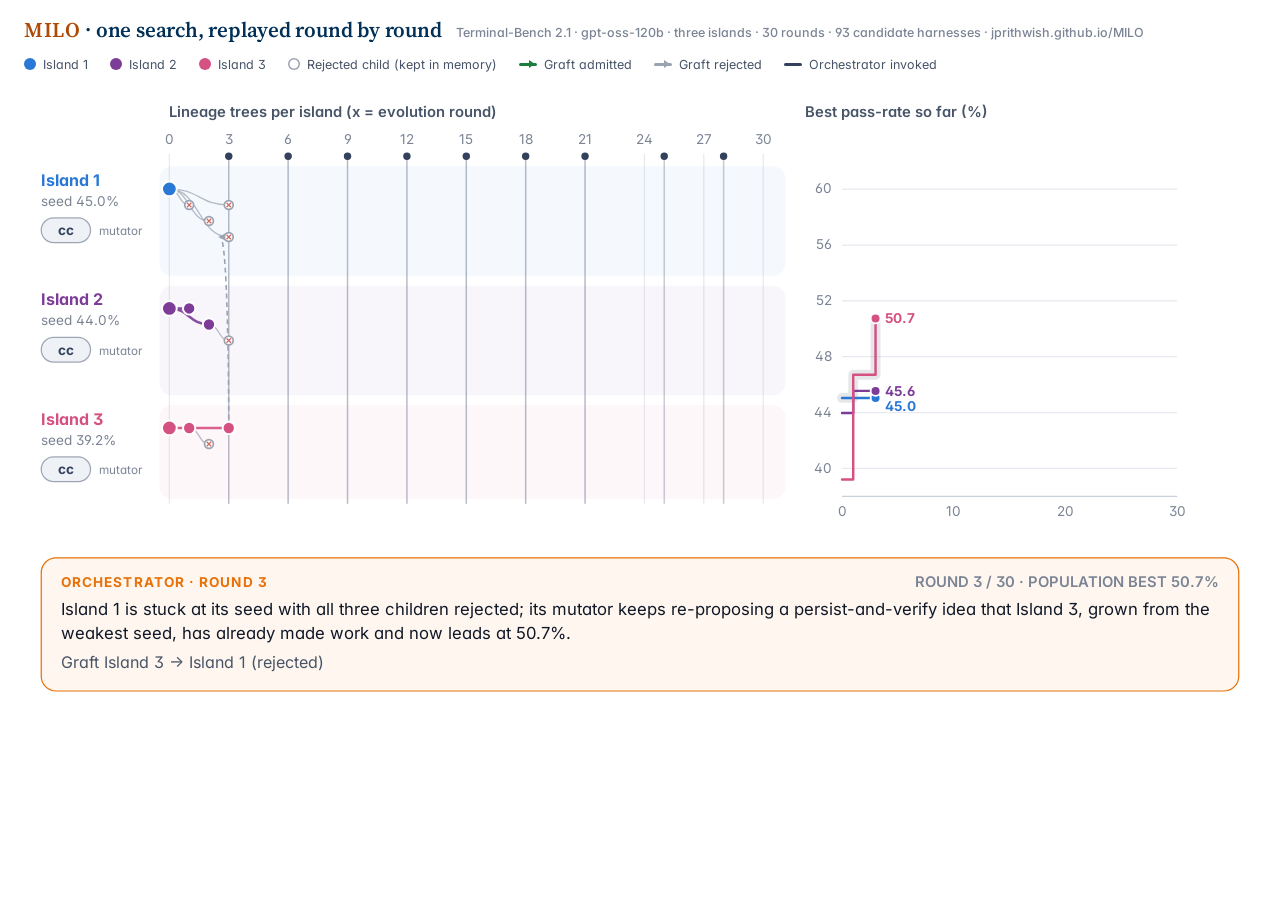
<file: MILO/demo.html>
<!DOCTYPE html>
<html lang="en">
<head>
<meta charset="utf-8">
<title>MILO · one search, replayed round by round</title>
<link rel="preconnect" href="https://fonts.googleapis.com"><link rel="preconnect" href="https://fonts.gstatic.com" crossorigin>
<link href="https://fonts.googleapis.com/css2?family=Inter:wght@400;500;600;700;800&family=Source+Serif+4:opsz,wght@8..60,400;8..60,600;8..60,700&family=JetBrains+Mono:wght@500;700&display=swap" rel="stylesheet">
<link rel="stylesheet" href="style.css">
<style>
  body { background: #fff; }
  .vwrap { width: 1232px; margin: 0 auto; padding: 12px 0 0; }
  .vtitle { display: flex; align-items: baseline; gap: 14px; margin: 0 0 2px; }
  .vtitle b { font-family: var(--display); font-size: 21px; color: var(--navy); font-weight: 600; letter-spacing: -.01em; }
  .vtitle b .brand { color: var(--accent-ink); letter-spacing: .03em; }
  .vtitle small { font-size: 12.5px; color: var(--ink-faint); font-weight: 500; }
  .legend { padding: 4px 0 0; font-size: 12.5px; }
  .demo { padding: 0; }
  .demo-ctl { display: none; }
</style>
</head>
<body>
<div class="vwrap">
  <div class="vtitle"><b><span class="brand">MILO</span> · one search, replayed round by round</b><small>Terminal-Bench 2.1 · gpt-oss-120b · three islands · 30 rounds · 93 candidate harnesses · jprithwish.github.io/MILO</small></div>
  <div class="legend">
    <span><i class="sw sw-dot" style="--c:#2a78d6"></i>Island 1</span><span><i class="sw sw-dot" style="--c:#7d3c98"></i>Island 2</span><span><i class="sw sw-dot" style="--c:#d55181"></i>Island 3</span>
    <span><i class="sw sw-dot" style="--c:#fff; box-shadow: inset 0 0 0 1.5px #9aa3b2"></i>Rejected child (kept in memory)</span><span><i class="sw sw-arrow" style="--c:#1b7f3b"></i>Graft admitted</span><span><i class="sw sw-arrow" style="--c:#9aa3b2"></i>Graft rejected</span><span><i class="sw sw-line" style="--c:#33415c"></i>Orchestrator invoked</span>
  </div>
  <div id="demo" class="demo" data-autoplay></div>
</div>
<script src="static/demo-run.js"></script>
<script src="demo.js"></script>
</body>
</html>
</file>
<file: AIProver/style.css>
/* AIProver project page. One spacing scale, one type scale, one accent; eyebrows and captions each share one rule. */
:root {
  --paper: #f8f7f3; --surface: #fffefb; --surface-2: #f0eee8;
  --ink: #15161a; --body: #1f2127; --ink-2: #454a55; --muted: #62666f; --faint: #9a9ea6;
  --rule: #e3e1da; --rule-soft: #ecebe5;
  --accent: #0f6e63; --accent-ink: #0b5a51; --accent-soft: rgba(15, 110, 99, .09);
  --h-none: #737373; --h-cdx: #2a78d6; --h-cc: #e08a1e;
  --serif: "Source Serif 4", Charter, Georgia, serif;
  --sans: "Inter", -apple-system, BlinkMacSystemFont, "Segoe UI", Helvetica, Arial, sans-serif;
  --mono: "JetBrains Mono", ui-monospace, Menlo, Consolas, monospace;
  --text-w: 820px; --wide-w: 1060px; --hero-w: 900px;
  --s1: 8px; --s2: 16px; --s3: 24px; --s4: 40px; --s5: 64px; --s6: 96px;
  --cap-gap: 12px; --card-pad: 18px 20px; --r-card: 14px; --r-panel: 18px;
  --shadow: 0 1px 2px rgba(20, 20, 10, .04), 0 10px 28px -14px rgba(20, 20, 10, .16);
}
* { box-sizing: border-box; }
html { scroll-behavior: smooth; scroll-padding-top: 72px; -webkit-text-size-adjust: 100%; }
body { margin: 0; background: var(--paper); color: var(--body); font-family: var(--serif); font-size: 18px; font-weight: 430; line-height: 1.65; -webkit-font-smoothing: antialiased; text-rendering: optimizeLegibility; }
a { color: var(--accent-ink); text-decoration: none; border-bottom: 1px solid rgba(15, 110, 99, .3); }
a:hover { border-bottom-color: var(--accent); }
b, strong { font-weight: 700; color: var(--ink); }
code, .mono { font-family: var(--mono); font-size: .88em; }
code { background: var(--surface-2); padding: 1px 5px; border-radius: 4px; }
p { margin: 0 0 var(--s2); }
.wrap { max-width: var(--text-w); margin: 0 auto; padding: 0 var(--s3); }
.wide { max-width: var(--wide-w); margin: 0 auto; padding: 0 var(--s3); }
:focus-visible { outline: 2px solid var(--accent); outline-offset: 2px; }

/* the one eyebrow style (small caps label) and the one caption style */
.kicker, .venue, .callout .h, .pair .h, .finding .h, .fighead .fk, .rung .t, thead th, tr.group td, .mode .h, .node .h, .tile .h, .cost3 .h {
  font-family: var(--sans); font-size: 12px; font-weight: 700; letter-spacing: .1em; text-transform: uppercase; }
figcaption, .tnote, .glancecard .caption { font-family: var(--sans); font-size: 14px; line-height: 1.55; color: var(--muted); margin: var(--cap-gap) 0 0; }
figcaption b { color: var(--ink); }

/* ---- nav ---- */
.nav { position: fixed; top: 0; left: 0; right: 0; z-index: 30; background: rgba(248, 247, 243, .88); backdrop-filter: blur(12px) saturate(160%); -webkit-backdrop-filter: blur(12px) saturate(160%); border-bottom: 1px solid var(--rule); transform: translateY(-100%); transition: transform .3s ease; }
.nav.show { transform: none; }
.nav .wide { display: flex; align-items: center; gap: var(--s3); height: 54px; }
.nav .mark { font-family: var(--serif); font-weight: 700; font-size: 18px; color: var(--ink); border: 0; display: inline-flex; align-items: center; gap: 9px; }
.nav .mark img { width: 20px; height: 20px; border-radius: 5px; }
.nav .links { margin-left: auto; display: flex; gap: 2px; font-family: var(--sans); font-size: 13.5px; font-weight: 500; }
.nav .links a { color: var(--muted); border: 0; padding: 6px 10px; border-radius: 999px; }
.nav .links a:hover, .nav .links a.active { color: var(--ink); background: var(--surface-2); }
.nav .progress { position: absolute; left: 0; bottom: -1px; height: 2px; width: 100%; background: var(--accent); transform-origin: 0 50%; transform: scaleX(0); }
@media (max-width: 900px) { .nav .links { display: none; } }

/* ---- left rail: numbered section links on wide screens, replacing the top bar there ---- */
.rail { position: fixed; left: 30px; top: 50%; z-index: 30; display: none; flex-direction: column; padding: 6px 0; opacity: 0; pointer-events: none; transform: translateY(-50%) translateX(-10px); transition: opacity .32s ease, transform .32s cubic-bezier(.2, .7, .2, 1); }
.rail.show { opacity: 1; pointer-events: auto; transform: translateY(-50%); }
.rail::before { content: ""; position: absolute; left: 0; top: 6px; bottom: 6px; width: 1px; background: var(--rule); }
.rail .rail-marker { position: absolute; left: -1px; top: 0; width: 3px; height: 18px; border-radius: 2px; background: var(--accent); opacity: 0; transition: transform .38s cubic-bezier(.4, 0, .2, 1), opacity .2s; }
.rail.has-current .rail-marker { opacity: 1; }
.rail a { position: relative; display: flex; align-items: baseline; gap: 11px; padding: 7px 4px 7px 20px; border: 0; color: var(--muted); font-family: var(--sans); font-size: 12.5px; font-weight: 500; letter-spacing: .01em; line-height: 1.2; white-space: nowrap; transition: color .15s; }
.rail a .rn { font-family: var(--mono); font-size: 10.5px; letter-spacing: .06em; color: var(--muted); min-width: 18px; transition: color .15s; }
.rail a:hover, .rail a:focus-visible { color: var(--ink); outline: none; }
.rail a.active { color: var(--ink); font-weight: 700; }
.rail a.active .rn, .rail a:hover .rn { color: var(--accent-ink); }
@media (min-width: 1280px) { .rail { display: flex; } .nav { display: none; } }
@media (min-width: 1280px) and (max-width: 1519px) { /* compact rail: numbers only, the label surfaces as a chip on hover */
  .rail a .rl { position: absolute; left: 44px; top: 50%; transform: translateY(-50%) translateX(-6px); background: var(--surface); color: var(--ink); font-weight: 600; padding: 4px 9px; border-radius: 7px; box-shadow: var(--shadow); border: 1px solid var(--rule); opacity: 0; pointer-events: none; transition: opacity .16s ease, transform .16s ease; }
  .rail a:hover .rl, .rail a:focus-visible .rl { opacity: 1; transform: translateY(-50%); }
}

/* ---- hero ---- */
header { position: relative; padding: var(--s6) 0 var(--s5); text-align: center; }
header::before { content: ""; position: absolute; inset: 0 0 auto 0; height: 520px; z-index: -1; background: radial-gradient(640px 300px at 18% 0%, rgba(15, 110, 99, .10), transparent 70%), radial-gradient(560px 280px at 85% 5%, rgba(180, 70, 28, .08), transparent 70%); }
.venue { color: var(--muted); }
h1 { font-family: var(--serif); font-weight: 700; font-size: clamp(30px, 4.6vw, 46px); line-height: 1.15; letter-spacing: -.012em; color: var(--ink); margin: var(--s2) auto var(--s3); max-width: var(--hero-w); }
h1 .brand { color: var(--accent-ink); }
.authors { font-family: var(--sans); font-size: 16px; line-height: 1.9; color: var(--ink); margin: 0 auto; max-width: var(--hero-w); }
.authors span { white-space: nowrap; margin: 0 7px; }
.authors a { color: inherit; border-bottom: 1px solid rgba(21, 22, 26, .22); transition: color .15s, border-color .15s; }
.authors a:hover { color: var(--accent-ink); border-bottom-color: var(--accent); }
.authors sup { color: var(--muted); font-size: 11px; margin-left: 1px; }
.affils { font-family: var(--sans); font-size: 14px; color: var(--muted); line-height: 1.8; margin-top: var(--s1); }
.affils span { white-space: nowrap; margin: 0 9px; }
.affils sup { font-size: 10px; margin-right: 2px; }
.notes { font-family: var(--sans); font-size: 12.5px; color: var(--muted); margin-top: var(--s2); line-height: 1.7; }
.notes a { color: var(--muted); border-bottom-color: rgba(98, 102, 111, .3); }
.logos { display: flex; flex-wrap: wrap; justify-content: center; align-items: center; gap: 18px 36px; margin: var(--s3) auto 0; max-width: var(--hero-w); }
.logos img { height: 30px; width: auto; display: block; opacity: .9; }
.logos img.tall { height: 38px; }
.logos img.gt { height: 52px; }
.buttons { display: flex; flex-wrap: wrap; justify-content: center; gap: 10px; margin-top: var(--s3); }
.btn { display: inline-flex; align-items: center; gap: 8px; font-family: var(--sans); font-weight: 600; font-size: 14.5px; padding: 10px 18px; border-radius: 999px; background: var(--ink); color: var(--paper); border: 1px solid var(--ink); transition: transform .15s ease, background .15s ease; }
.btn:hover { transform: translateY(-1px); background: #000; }
.btn svg { width: 16px; height: 16px; }
.btn.soon { background: transparent; color: var(--muted); border-color: var(--rule); cursor: default; }
.btn .tag { font-size: 10.5px; font-weight: 700; letter-spacing: .08em; text-transform: uppercase; background: var(--surface-2); color: var(--muted); padding: 2px 7px; border-radius: 999px; }
.tldr { text-align: left; max-width: var(--hero-w); margin: var(--s4) auto 0; background: var(--surface); border: 1px solid var(--rule); border-radius: var(--r-panel); padding: var(--s3) 28px; box-shadow: var(--shadow); }
.tldr .tag { display: block; font-family: var(--serif); font-size: 22px; font-weight: 700; letter-spacing: -.01em; color: var(--ink); margin-bottom: 10px; }
.tldr ul { list-style: none; margin: 0; padding: 0; }
.tldr li { position: relative; padding-left: 20px; margin: 0 0 11px; font-size: 16.5px; line-height: 1.6; }
.tldr li:last-child { margin-bottom: 0; }
.tldr li::before { content: ""; position: absolute; left: 0; top: .66em; width: 7px; height: 7px; border-radius: 50%; background: var(--accent); }
.tldr li ul { margin: 8px 0 2px; }
.tldr li li { font-size: 16px; margin: 0 0 6px; padding-left: 20px; }
.tldr li li::before { width: 5px; height: 5px; top: .72em; background: var(--faint); }
.tldr li li:last-child { margin: 0; }
.glancecard { text-align: left; max-width: var(--hero-w); margin: var(--s3) auto 0; background: var(--surface); border: 1px solid var(--rule); border-radius: var(--r-panel); padding: var(--s3) 28px; box-shadow: var(--shadow); }
.glancewrap { overflow-x: auto; }
.glancecard .glance { width: 100%; height: auto; display: block; font-family: var(--sans); }

/* ---- sections ---- */
section { padding: var(--s5) 0; }
header + section, section + section { border-top: 1px solid var(--rule-soft); }
.kicker { color: var(--accent-ink); margin: 0 0 var(--s1); }
h2 { font-family: var(--serif); font-weight: 700; font-size: clamp(26px, 3.2vw, 34px); line-height: 1.2; letter-spacing: -.01em; color: var(--ink); margin: 0 0 var(--s3); max-width: 760px; }
h3 { font-family: var(--serif); font-weight: 700; font-size: 22px; line-height: 1.3; color: var(--ink); margin: var(--s4) 0 var(--s2); }
h3.tight { margin-top: 0; }
.lead { font-size: 20px; line-height: 1.6; color: var(--ink); }

/* numbered limitation cards */
.issues { counter-reset: n; display: grid; grid-template-columns: repeat(6, 1fr); gap: var(--s2); margin: var(--s3) 0 0; padding: 0; list-style: none; }
/* five cards as 2 + 3: the two uneven ones share the wide first row, the three similar ones the second */
.issues li:nth-child(-n+2) { grid-column: span 3; }
.issues li:nth-child(n+3) { grid-column: span 2; }
@media (max-width: 760px) { .issues { grid-template-columns: 1fr 1fr; } .issues li:nth-child(n) { grid-column: auto; } .issues li:last-child { grid-column: span 2; } }
@media (max-width: 640px) { .issues { grid-template-columns: 1fr; } .issues li:last-child { grid-column: auto; } }
.issues li { counter-increment: n; background: var(--surface); border: 1px solid var(--rule); border-radius: var(--r-card); padding: var(--card-pad); font-size: 16px; line-height: 1.55; position: relative; }
.issues li::before { content: counter(n, decimal-leading-zero); font-family: var(--sans); font-size: 12px; font-weight: 700; letter-spacing: .1em; color: var(--accent-ink); display: block; margin-bottom: 6px; }
.issues li b { display: block; font-family: var(--sans); font-size: 15px; margin-bottom: 4px; }

/* callout, split, props, pairs */
.callout { background: var(--accent-soft); border-left: 3px solid var(--accent); border-radius: 0 var(--r-card) var(--r-card) 0; padding: var(--card-pad); margin: var(--s3) 0 0; font-size: 17px; line-height: 1.6; }
.callout .h { display: block; color: var(--accent-ink); margin-bottom: 8px; }
.split { display: grid; grid-template-columns: minmax(0, 1.15fr) minmax(0, .85fr); gap: var(--s4); align-items: center; margin: var(--s4) 0 0; }
.split.flip { grid-template-columns: minmax(0, .85fr) minmax(0, 1.15fr); }
.split figure { margin: 0; }
.split .kicker { margin-bottom: var(--s1); }
.props, .node ul { margin: 0; padding: 0; list-style: none; }
.props li, .node li { position: relative; padding-left: 20px; margin: 0 0 10px; font-size: 16px; line-height: 1.58; }
.props li::before, .node li::before { content: ""; position: absolute; left: 0; top: .66em; width: 7px; height: 7px; border-radius: 50%; background: var(--accent); }
.props li b { color: var(--ink); }
.pairs { display: grid; grid-template-columns: 1fr 1fr; gap: var(--s2); margin: var(--s3) 0 0; }
.pair { background: var(--surface); border: 1px solid var(--rule); border-radius: var(--r-card); overflow: hidden; display: flex; flex-direction: column; }
.pair .h { display: block; color: var(--muted); padding: 14px 20px 0; }
.pair p { padding: 8px 20px 14px; margin: 0; font-size: 16px; line-height: 1.55; flex: 1; }
.pair .ans { background: var(--accent-soft); border-top: 1px solid rgba(15, 110, 99, .18); padding: 12px 20px 14px; font-size: 16px; line-height: 1.5; }
.pair .ans b { color: var(--accent-ink); }

/* figures */
figure { margin: var(--s3) 0 0; }
figure img { width: 100%; height: auto; display: block; }
figure.framed img { background: #fff; border: 1px solid var(--rule); border-radius: var(--r-card); padding: 14px; }
.fighead { display: flex; flex-direction: column; gap: 3px; margin: 0 0 var(--cap-gap); text-align: left; }
.fighead .fk { color: var(--accent-ink); }
.fighead .fk.fk-big { font-family: var(--serif); font-size: 22px; font-weight: 700; letter-spacing: -.01em; text-transform: none; color: var(--ink); }
.fighead .ft { font-family: var(--sans); font-size: 15.5px; font-weight: 600; color: var(--ink); line-height: 1.4; }
.fighead.wideh { margin: var(--s3) 0 var(--cap-gap); }

/* spotlight walkthrough over the paper's Fig. 1 */
.pipe { background: var(--surface); border: 1px solid var(--rule); border-radius: var(--r-panel); box-shadow: var(--shadow); padding: var(--s3); margin: 0; display: grid; grid-template-columns: minmax(0, 1.5fr) minmax(0, 1fr); gap: var(--s3); align-items: start; }
.walk { position: relative; overflow: hidden; border-radius: var(--r-card); background: #fff; border: 1px solid var(--rule); }
.walk img { display: block; width: 100%; height: auto; }
.walk .spot { position: absolute; left: .6%; top: 6.6%; width: 17.8%; height: 41.2%; border: 2px solid var(--accent); border-radius: 10px; box-shadow: 0 0 0 200vmax rgba(248, 247, 243, .62); transition: left .55s ease, top .55s ease, width .55s ease, height .55s ease; pointer-events: none; }
.steps { list-style: none; margin: 0; padding: 0; font-family: var(--sans); }
.steps li { padding: 10px 12px 10px 40px; border-radius: 10px; position: relative; cursor: pointer; font-size: 14.5px; line-height: 1.45; color: var(--ink-2); transition: background .25s, color .25s; }
.steps li::before { content: attr(data-n); position: absolute; left: 12px; top: 11px; font-size: 11px; font-weight: 700; color: var(--muted); letter-spacing: .06em; }
.steps li b { display: block; color: var(--ink); font-weight: 600; font-size: 15px; margin-bottom: 1px; }
.steps li.on { background: var(--accent-soft); color: var(--body); }
.steps li.on::before { color: var(--accent-ink); }
.steps li:focus-visible { outline: 2px solid var(--accent); outline-offset: -2px; }
.steps .ctl { display: flex; gap: 8px; align-items: center; padding: 10px 12px 0; font-size: 12.5px; color: var(--muted); cursor: default; }
.steps .ctl button { font: inherit; font-weight: 600; color: var(--muted); background: var(--surface-2); border: 1px solid var(--rule); border-radius: 999px; padding: 4px 12px; cursor: pointer; }
.steps .ctl button:hover { color: var(--ink); }

/* tiles, stages */
.tiles { display: grid; gap: var(--s2); margin: var(--s3) 0 0; }
.tiles.four { grid-template-columns: repeat(4, 1fr); }
.tile { background: var(--surface); border: 1px solid var(--rule); border-radius: var(--r-card); padding: var(--card-pad); font-size: 16px; line-height: 1.55; }
.tile .h { display: block; color: var(--accent-ink); margin-bottom: 8px; }
.tile .cert { display: block; font-family: var(--sans); font-size: 13px; color: var(--muted); border-top: 1px solid var(--rule-soft); margin-top: 10px; padding-top: 8px; line-height: 1.5; }
.stages { counter-reset: s; list-style: none; margin: var(--s3) 0 0; padding: 0; display: grid; grid-template-columns: repeat(4, 1fr); gap: var(--s2); }
.stages li { counter-increment: s; background: var(--surface); border: 1px solid var(--rule); border-radius: var(--r-card); padding: var(--card-pad); font-size: 16px; line-height: 1.5; }
.stages li::before { content: counter(s); display: inline-grid; place-items: center; width: 24px; height: 24px; border-radius: 50%; background: var(--ink); color: var(--paper); font-family: var(--sans); font-size: 12px; font-weight: 700; margin-bottom: 10px; }
.stages li b { display: block; font-family: var(--sans); font-size: 15px; margin-bottom: 4px; }

/* tables */
.tablewrap { overflow-x: auto; margin: var(--s3) 0 0; border: 1px solid var(--rule); border-radius: var(--r-card); background: var(--surface); }
table { border-collapse: collapse; width: 100%; font-family: var(--sans); font-size: 14px; font-variant-numeric: tabular-nums; }
th, td { padding: 9px 14px; text-align: left; border-top: 1px solid var(--rule-soft); vertical-align: top; }
thead th { border-top: 0; background: var(--surface-2); color: var(--muted); }
thead th small { display: block; font-weight: 500; letter-spacing: 0; text-transform: none; font-size: 12px; margin-top: 2px; }
th.num, td.num { text-align: right; }
td.num { white-space: nowrap; }
tr.group td { background: var(--surface-2); color: var(--muted); padding-top: 7px; padding-bottom: 7px; }
td.sub { padding-left: 30px; color: var(--muted); }
td.best { font-weight: 700; color: var(--ink); }
tr.ours td { background: var(--accent-soft); }
tr.ours td:first-child { font-weight: 700; color: var(--accent-ink); }
tr.ours td.sub { color: var(--accent-ink); font-weight: 500; }
tr.total td { font-weight: 700; color: var(--ink); border-top: 2px solid var(--rule); }

/* ---- full results table: quiet rules, one accent, numbers lead ---- */
.tablewrap.full table { font-size: 12.5px; }
.tablewrap.full th, .tablewrap.full td { padding: 3px 5px; line-height: 1.45; border-top: 0; border-bottom: 1px solid var(--rule-soft); vertical-align: middle; white-space: nowrap; }
.tablewrap.full th.sys, .tablewrap.full td:first-child { padding-left: 16px; min-width: 360px; color: var(--ink); }
.tablewrap.full th:last-child, .tablewrap.full td:last-child { padding-right: 16px; }
.tablewrap.full thead th { background: var(--surface); color: var(--ink); text-transform: none; letter-spacing: 0; font-weight: 600; font-size: 12.5px; }
.tablewrap.full thead tr:first-child th { text-align: center; padding-top: 10px; padding-bottom: 1px; border-bottom: 0; vertical-align: bottom; }
.tablewrap.full thead th.sys { text-align: left; }
.tablewrap.full th.grp { white-space: normal; line-height: 1.25; }
.tablewrap.full th.num, .tablewrap.full td.num { width: 48px; }
.tablewrap.full th.grp small { display: block; font-weight: 500; color: var(--muted); font-size: 11.5px; margin-top: 2px; }
.tablewrap.full th.grp.ov { font-weight: 700; }
.tablewrap.full thead tr:last-child th { font-size: 11px; font-weight: 600; letter-spacing: .04em; text-transform: uppercase; color: var(--muted); padding-top: 2px; padding-bottom: 7px; border-bottom: 1px solid var(--rule); white-space: normal; line-height: 1.2; vertical-align: bottom; }
@media (max-width: 1100px) { .tablewrap.full table { font-size: 11.5px; } .tablewrap.full th.sys, .tablewrap.full td:first-child { min-width: 300px; } .tablewrap.full td:first-child { white-space: normal; } }
.tablewrap.full .g0 { border-left: 1px solid #cfcdc5; }
.tablewrap.full thead tr:first-child th.grp { border-left: 1px solid #cfcdc5; }
.tablewrap.full tr.group td, .tablewrap.full tr.subhead td { border-left: 0; }
.tablewrap.full th.ov, .tablewrap.full td.ov { background: rgba(21, 22, 26, .03); }
.tablewrap.full td.num { color: var(--ink-2); }
.tablewrap.full td.num.ov { color: var(--ink); font-weight: 500; }
.tablewrap.full td.best { font-weight: 700; color: var(--ink); }
.tablewrap.full td.second { text-decoration: underline; text-decoration-color: var(--faint); text-decoration-thickness: 1px; text-underline-offset: 3px; }
.tablewrap.full tr.group td { background: var(--surface-2); border-top: 1px solid var(--rule); border-bottom: 1px solid var(--rule-soft); padding: 7px 16px; font-size: 11.5px; color: var(--muted); }
.tablewrap.full tbody tr:first-child td { border-top: 0; }
.tablewrap.full td.sub { padding-left: 30px; color: var(--ink-2); }
.tablewrap.full tr.ours td { background: var(--accent-soft); }
.tablewrap.full tr.ours td.ov { background: rgba(15, 110, 99, .15); }
.tablewrap.full tr.ours td:first-child { color: var(--accent-ink); font-weight: 600; }
.tablewrap.full tr.ours td.sub { font-weight: 500; }
.tablewrap.full tr.subhead td { font-weight: 600; color: var(--accent-ink); text-transform: none; letter-spacing: 0; font-size: 12px; padding: 6px 16px 2px; border-bottom: 0; }
.tablewrap.full tbody tr:not(.group):not(.subhead):hover td { background-color: rgba(21, 22, 26, .035); }
.tablewrap.full tbody tr.ours:not(.subhead):hover td { background-color: rgba(15, 110, 99, .17); }
.tablewrap.full tbody tr:last-child td { border-bottom: 0; }

/* ablation ladder */
.ladder { display: grid; grid-template-columns: repeat(4, 1fr); gap: var(--s2); margin: var(--s3) 0 0; }
.rung { background: var(--surface); border: 1px solid var(--rule); border-radius: var(--r-card); padding: var(--card-pad); }
.rung .t { display: block; color: var(--muted); line-height: 1.35; min-height: 2.7em; }
.rung .k { display: block; font-family: var(--serif); font-size: 30px; font-weight: 700; color: var(--ink); line-height: 1.1; margin-top: 8px; }
.rung .k small { font-family: var(--sans); font-size: 13px; font-weight: 500; color: var(--muted); margin-left: 4px; }
.rung .k2 { display: block; font-family: var(--sans); font-size: 14.5px; color: var(--ink); margin-top: 6px; }
.rung .l { display: block; font-family: var(--sans); font-size: 14px; line-height: 1.5; color: var(--ink-2); margin-top: 6px; }
.rung.final { border-color: var(--accent); background: var(--accent-soft); }
.rung.final .k { color: var(--accent-ink); }

/* findings */
.findings { display: grid; grid-template-columns: 1fr 1fr; gap: var(--s2); margin: var(--s4) 0 0; }
.finding { background: var(--surface); border: 1px solid var(--rule); border-radius: var(--r-card); padding: var(--card-pad); }
.finding .h { display: block; color: var(--accent-ink); margin-bottom: 10px; }
.finding ol { margin: 0; padding-left: 22px; font-size: 16px; line-height: 1.55; }
.finding li { margin: 0 0 10px; }
.finding li:last-child { margin: 0; }
.finding li::marker { font-family: var(--sans); font-weight: 700; color: var(--muted); }

/* cost chart */
.chartwrap { background: var(--surface); border: 1px solid var(--rule); border-radius: var(--r-panel); padding: var(--s3) var(--s3) var(--s2); margin: var(--s3) 0 0; display: grid; grid-template-columns: minmax(0, 1.7fr) minmax(0, 1fr); gap: var(--s2) var(--s3); align-items: start; }
.chartwrap .fighead { grid-column: 1 / -1; margin-bottom: 0; }
.chartcol { min-width: 0; overflow-x: auto; }
.chartwrap .steps { padding-top: 2px; }
.chartwrap .keys { border-top: 1px solid var(--rule-soft); margin-top: 12px; padding-top: 10px; }
.chartcol .key { justify-content: flex-start; flex-wrap: nowrap; font-size: 13px; gap: 6px 12px; margin: 4px 0 0; }
.chartcol .key span { white-space: nowrap; }
.chartcol .key .kl { min-width: 114px; }
.chartcol .key svg { width: 17px; height: 17px; }
@media (max-width: 1000px) { .chartcol .key { flex-wrap: wrap; } }
.chart { display: block; width: 100%; height: auto; }
.chart text { font-family: var(--sans); }
.chart .hit { fill: transparent; cursor: pointer; }
/* staged build-up: marks pop in with a stagger (--d), the lifts and the frontier draw themselves, labels slide in */
.chart .mark { transition: opacity .5s ease var(--d, 0s), transform .5s cubic-bezier(.2, .8, .2, 1.2) var(--d, 0s); transform-box: fill-box; transform-origin: center; }
.chart[data-stage="1"] [data-stage="2"], .chart[data-stage="1"] [data-stage="3"], .chart[data-stage="2"] [data-stage="3"] { opacity: 0; pointer-events: none; transition-delay: 0s; }
.chart[data-stage="1"] .mark[data-stage="2"], .chart[data-stage="1"] .mark[data-stage="3"], .chart[data-stage="2"] .mark[data-stage="3"] { transform: scale(.4); }
.chart .lift { opacity: .5; stroke-dasharray: var(--L); stroke-dashoffset: 0; transition: stroke-dashoffset .7s ease calc(.45s + var(--d, 0s)), opacity .3s; }
.chart:not([data-stage="3"]) .lift { stroke-dashoffset: var(--L); opacity: 0; transition-delay: 0s; }
.chart .front { stroke-dasharray: var(--L); stroke-dashoffset: 0; transition: stroke-dashoffset 1.1s ease .9s; }
.chart:not([data-stage="3"]) .front { stroke-dashoffset: var(--L); transition-delay: 0s; }
.chart .region, .chart .rlab { transition: opacity .7s ease 1.5s; }
.chart:not([data-stage="3"]) .region, .chart:not([data-stage="3"]) .rlab { opacity: 0; transition-delay: 0s; }
.chart .vlab { transition: opacity .45s ease var(--d, 0s), transform .45s ease var(--d, 0s); }
.chart:not([data-stage="3"]) .vlab { opacity: 0; transform: translateX(8px); transition-delay: 0s; }
.chart .ping { opacity: 0; transform-box: fill-box; transform-origin: center; }
.chart[data-stage="3"] .ping { animation: ping 1.1s ease-out calc(.35s + var(--d, 0s)) 1 both; }
@keyframes ping { 0% { opacity: .7; transform: scale(1); } 100% { opacity: 0; transform: scale(2.6); } }
#costwrap .steps li { overflow: hidden; }
#costwrap .steps li.on::after { content: ""; position: absolute; left: 0; bottom: 0; height: 2px; width: 0; background: var(--accent); animation: stepbar 3s linear forwards; }
#costwrap.paused .steps li.on::after { animation-play-state: paused; }
#costwrap .steps li:last-of-type.on::after { animation: none; }
@keyframes stepbar { to { width: 100%; } }
.chartwrap:has(.key [data-host="none"]:hover) .mark:not([data-host="none"]), .chartwrap:has(.key [data-host="cdx"]:hover) .mark:not([data-host="cdx"]), .chartwrap:has(.key [data-host="cc"]:hover) .mark:not([data-host="cc"]), .chartwrap:has(.key [data-agent="AIProver"]:hover) .mark:not([data-agent="AIProver"]), .chartwrap:has(.key [data-agent="Numina-Lean-Agent"]:hover) .mark:not([data-agent="Numina-Lean-Agent"]), .chartwrap:has(.key [data-agent="OpenGauss"]:hover) .mark:not([data-agent="OpenGauss"]) { opacity: .15; }
.key [data-host], .key [data-agent] { cursor: default; }
.chart .hit:focus-visible { outline: none; stroke: var(--accent); stroke-width: 2px; }
.chart.dim .mark { opacity: .3; transition: opacity .15s; }
.chart.dim .mark.on { opacity: 1; }
.key { display: flex; flex-wrap: wrap; gap: 6px 18px; justify-content: center; font-family: var(--sans); font-size: 14.5px; color: var(--ink-2); margin: 8px 0 0; }
.key .kl { font-weight: 600; color: var(--ink); }
.key svg { width: 21px; height: 21px; display: block; }
.key span { display: inline-flex; align-items: center; gap: 7px; }
.sw-none { background: var(--h-none); } .sw-cdx { background: var(--h-cdx); } .sw-cc { background: var(--h-cc); } .sw-ink { background: var(--ink); }
#tip { position: fixed; z-index: 50; pointer-events: none; opacity: 0; transform: translate(-50%, -100%); transition: opacity .12s; background: var(--ink); color: var(--paper); font-family: var(--sans); font-size: 13px; line-height: 1.4; padding: 8px 11px; border-radius: 8px; max-width: 300px; }
#tip.on { opacity: 1; }
#tip .v { display: flex; align-items: center; gap: 7px; font-weight: 700; }
#tip .v i { display: inline-block; width: 9px; height: 9px; border-radius: 50%; }
#tip .n, #tip .s { display: block; color: rgba(247, 246, 242, .78); }
.cost3 { display: grid; grid-template-columns: repeat(3, 1fr); gap: var(--s2); margin: var(--s3) 0 0; }
.cost3 .c { background: var(--surface); border: 1px solid var(--rule); border-radius: var(--r-card); padding: var(--card-pad); }
.cost3 .h { display: flex; align-items: center; gap: 8px; color: var(--ink); }
.cost3 .h i { width: 10px; height: 10px; border-radius: 50%; display: inline-block; }
.cost3 .big { display: block; font-family: var(--serif); font-size: 40px; font-weight: 700; line-height: 1.05; color: var(--accent-ink); margin-top: 10px; letter-spacing: -.01em; }
.cost3 .big small { font-size: 18px; margin-left: 2px; }
.cost3 .at { display: block; font-family: var(--sans); font-size: 13.5px; color: var(--muted); margin-top: 2px; }
.cost3 .vs { display: block; font-family: var(--sans); font-size: 14.5px; line-height: 1.5; color: var(--ink-2); border-top: 1px solid var(--rule-soft); margin-top: 12px; padding-top: 10px; }

/* use it: three modes, division of labour, protocol */
.modes { display: grid; grid-template-columns: repeat(3, 1fr); gap: var(--s2); margin: var(--s3) 0 0; }
.mode { background: var(--surface); border: 1px solid var(--rule); border-top: 3px solid var(--h-none); border-radius: var(--r-card); padding: var(--card-pad); display: flex; flex-direction: column; }
.mode.cc { border-top-color: var(--h-cc); }
.mode.cdx { border-top-color: var(--h-cdx); }
.mode .h { display: block; color: var(--muted); margin-bottom: 8px; }
.mode b { display: block; font-family: var(--serif); font-size: 19px; line-height: 1.3; margin-bottom: 8px; }
.mode p { margin: 0 0 12px; font-size: 16px; line-height: 1.55; flex: 1; }
.mode .stat { display: block; font-family: var(--sans); font-size: 14px; line-height: 1.5; color: var(--ink-2); border-top: 1px solid var(--rule-soft); padding-top: 10px; }
.mode .stat em { font-style: normal; font-family: var(--serif); font-size: 20px; font-weight: 700; color: var(--ink); margin-right: 2px; }
.flow { display: grid; grid-template-columns: minmax(0, 1fr) 210px minmax(0, 1fr); gap: var(--s2); align-items: stretch; }
.node { background: var(--surface); border: 1px solid var(--rule); border-radius: var(--r-card); padding: var(--card-pad); }
.node.aip { border-color: rgba(15, 110, 99, .35); background: linear-gradient(var(--accent-soft), var(--accent-soft)) var(--surface); }
.node .h { display: block; color: var(--muted); margin-bottom: 6px; }
.node.aip .h { color: var(--accent-ink); }
.node b { display: block; font-family: var(--serif); font-size: 19px; line-height: 1.3; margin-bottom: 10px; }
.node li { font-size: 16px; margin: 0 0 7px; }
.node li:last-child { margin: 0; }
.node.host li::before { background: var(--muted); }
.node .tools { display: block; font-family: var(--sans); font-size: 14px; line-height: 1.5; color: var(--ink-2); border-top: 1px solid var(--rule-soft); margin-top: 12px; padding-top: 10px; }
.node .tools b { display: inline-block; font-size: 11.5px; font-weight: 700; letter-spacing: .08em; text-transform: uppercase; color: var(--muted); margin-right: 8px; }
.node.aip .tools { border-top-color: rgba(15, 110, 99, .2); }
.flownote { font-size: 16.5px; line-height: 1.6; color: var(--ink-2); margin: var(--s2) 0 0; }
.arrows { display: flex; flex-direction: column; justify-content: center; gap: 36px; padding: 0 6px; }
.arrows .a { position: relative; display: block; font-family: var(--sans); font-size: 12.5px; line-height: 1.4; color: var(--muted); text-align: center; padding-top: 16px; }
.arrows .a::before { content: ""; position: absolute; left: 0; right: 0; top: 7px; border-top: 2px solid #b7b4ab; }
.arrows .a::after { content: ""; position: absolute; top: 2px; width: 0; height: 0; border: 6px solid transparent; }
.arrows .fwd::after { right: -2px; border-left: 9px solid #b7b4ab; border-right: 0; }
.arrows .back::after { left: -2px; border-right: 9px solid #b7b4ab; border-left: 0; }

/* bibtex, footer */
.cite { font-size: 17.5px; line-height: 1.6; color: var(--ink-2); margin: 0 0 var(--s2); }
.bibwrap { position: relative; margin: 0; }
pre.bibtex { background: var(--surface); border: 1px solid var(--rule); border-radius: var(--r-card); padding: var(--s3); margin: 0; overflow-x: auto; font-family: var(--mono); font-size: 13.5px; line-height: 1.55; color: var(--body); }
.copybtn { position: absolute; top: 12px; right: 12px; font: 600 12.5px var(--sans); color: var(--muted); background: var(--surface-2); border: 1px solid var(--rule); border-radius: 999px; padding: 5px 12px; cursor: pointer; }
.copybtn:hover { color: var(--ink); }
footer { padding: var(--s4) 0 var(--s5); text-align: center; font-family: var(--sans); font-size: 13.5px; color: var(--muted); border-top: 1px solid var(--rule-soft); }
footer a { color: var(--muted); border-bottom-color: rgba(98, 102, 111, .3); }

/* motion */
.reveal { opacity: 0; transform: translateY(14px); transition: opacity .6s ease, transform .6s ease; }
.reveal.in { opacity: 1; transform: none; }
@media (prefers-reduced-motion: reduce) { .reveal { opacity: 1; transform: none; transition: none; } .walk .spot, .nav, .rail, .rail .rail-marker, .btn, .chart .mark, .chart .lift, .chart .front, .chart .region, .chart .rlab, .chart .vlab { transition: none; } .chart .ping, #costwrap .steps li.on::after { animation: none; } html { scroll-behavior: auto; } }

/* author/affiliation line breaks only on wide screens */
.a-break { display: inline; }
@media (max-width: 720px) { .a-break { display: none; } }

/* ---- responsive ---- */
@media (max-width: 960px) { .tiles.four { grid-template-columns: 1fr 1fr; } }
@media (max-width: 860px) {
  .split, .split.flip, .pipe, .chartwrap { grid-template-columns: 1fr; }
  .ladder, .stages { grid-template-columns: 1fr 1fr; }
  .modes { grid-template-columns: 1fr; }
  .flow { grid-template-columns: 1fr; }
  .arrows { flex-direction: row; justify-content: space-around; gap: var(--s3); padding: 0; }
  .arrows .a { padding-top: 0; }
  .arrows .a::before, .arrows .a::after { display: none; }
}
@media (max-width: 760px) { .pairs, .findings, .cost3 { grid-template-columns: 1fr; } }
@media (max-width: 640px) { .glancecard .glance { min-width: 760px; } .chartwrap .chart { min-width: 600px; } .tiles.four { grid-template-columns: 1fr; } .ladder, .stages { grid-template-columns: 1fr; } }
</file>
<file: MILO/style.css>
/* ---------- MILO project page ---------- */

:root {
  --ink:        #101828;
  --ink-soft:   #475467;
  --ink-2:      #363d4b;   /* reading text inside cards: darker than ink-soft, lighter than ink */
  --ink-faint:  #7b8494;
  --rule:       #e4e7ec;
  --rule-soft:  #eef1f5;
  --bg:         #ffffff;
  --tint:       #f6f8fb;
  --tint-cool:  #eef2f7;

  --navy:       #003057;   /* Georgia Tech navy */
  --navy-deep:  #00203b;
  --navy-mid:   #1a4d7a;

  --accent:     #e8710a;   /* MILO: marks, bars, rules (Amazon orange, 3.09:1 on white) */
  --accent-ink: #ad4a07;   /* MILO: text (5.59:1 on white) */
  --accent-soft: rgba(232, 113, 10, .08);

  --blue:       #2f6db3;   /* automatically discovered harnesses */
  --teal:       #1a9e74;   /* minimal harness */
  --gray:       #8b93a0;   /* expert-designed harnesses */
  --seed:       #3b4252;   /* Best-of-3 seed */
  --good:       #1b7f3b;

  --grid:       #e6e9ef;
  --maxw:       1120px;

  --sans:    "Inter", -apple-system, BlinkMacSystemFont, "Segoe UI", Helvetica, Arial, sans-serif;
  --display: "Source Serif 4", Charter, "Bitstream Charter", Georgia, serif;
  --mono:    "JetBrains Mono", "SFMono-Regular", ui-monospace, Menlo, Consolas, monospace;

  --shadow-sm: 0 1px 2px rgba(0, 32, 59, .05), 0 1px 3px rgba(0, 32, 59, .04);
  --shadow-md: 0 6px 18px rgba(0, 32, 59, .08), 0 1px 3px rgba(0, 32, 59, .05);
  --shadow-lg: 0 18px 48px rgba(0, 32, 59, .12), 0 2px 8px rgba(0, 32, 59, .06);
}

* { box-sizing: border-box; }
html { -webkit-text-size-adjust: 100%; scroll-behavior: smooth; scroll-padding-top: 76px; }
body {
  margin: 0; background: var(--bg); color: var(--ink);
  font-family: var(--sans); font-size: 17px; line-height: 1.7;
  -webkit-font-smoothing: antialiased; text-rendering: optimizeLegibility;
  font-feature-settings: "cv11", "ss01";
}
.wrap { max-width: var(--maxw); margin: 0 auto; padding: 0 28px; }
a { color: var(--navy); text-decoration: none; border-bottom: 1px solid rgba(0, 48, 87, .26); }
a:hover { border-bottom-color: var(--accent); color: var(--accent-ink); }
b, strong { font-weight: 650; }
.vis-hidden { position: absolute; width: 1px; height: 1px; overflow: hidden; clip: rect(0 0 0 0); white-space: nowrap; }
.mono { font-family: var(--mono); }

/* ---------- sticky nav ---------- */
.nav {
  position: fixed; top: 0; left: 0; right: 0; z-index: 40;
  background: rgba(255, 255, 255, .86);
  backdrop-filter: saturate(180%) blur(14px); -webkit-backdrop-filter: saturate(180%) blur(14px);
  border-bottom: 1px solid var(--rule);
  box-shadow: 0 6px 24px rgba(0, 32, 59, .06);
  transform: translateY(-100%); opacity: 0;
  transition: transform .32s cubic-bezier(.2, .7, .2, 1), opacity .28s ease;
}
.nav.show { transform: translateY(0); opacity: 1; }
.nav .wrap { display: flex; align-items: center; gap: 18px; height: 58px; }
.nav .mark { font-family: var(--display); font-weight: 700; font-size: 19px; color: var(--navy); letter-spacing: .04em; display: inline-flex; align-items: center; gap: 9px; border: 0; flex: none; }
.nav .mark img { width: 22px; height: 22px; border-radius: 6px; }
.nav .links { display: flex; align-items: center; gap: 4px; margin-left: auto; }
.nav .links a {
  border-bottom: none; font-size: 14px; font-weight: 550; color: var(--ink-soft);
  padding: 7px 12px; border-radius: 999px; line-height: 1; white-space: nowrap;
  transition: color .15s, background .15s;
}
.nav .links a:hover { color: var(--navy); background: var(--tint-cool); }
.nav .links a.active { color: var(--accent-ink); background: var(--accent-soft); font-weight: 650; }
.nav .nav-aws { height: 22px; width: auto; margin-left: 12px; padding-left: 18px; border-left: 1px solid var(--rule); flex: none; opacity: .9; }
.nav .nav-progress {
  position: absolute; left: 0; right: 0; bottom: -1px; height: 2px;
  background: var(--accent); transform-origin: left center; transform: scaleX(0);
}
@media (max-width: 960px) {
  .nav .wrap { gap: 12px; }
  .nav .links { overflow-x: auto; scrollbar-width: none; -webkit-overflow-scrolling: touch; mask-image: linear-gradient(90deg, #000 88%, transparent); }
  .nav .links::-webkit-scrollbar { display: none; }
  .nav .links a { font-size: 13.5px; padding: 6px 10px; }
  .nav .nav-aws { display: none; }
}

/* ---------- side rail: replaces the top bar on wide screens, marker slides with the scroll ---------- */
.rail {
  position: fixed; left: 30px; top: 50%; z-index: 40; display: none; flex-direction: column; padding: 6px 0;
  opacity: 0; pointer-events: none; transform: translateY(-50%) translateX(-10px);
  transition: opacity .32s ease, transform .32s cubic-bezier(.2, .7, .2, 1);
}
.rail.show { opacity: 1; pointer-events: auto; transform: translateY(-50%); }
.rail::before { content: ""; position: absolute; left: 0; top: 6px; bottom: 6px; width: 1px; background: var(--rule); }
.rail .rail-marker { position: absolute; left: -1px; top: 0; width: 3px; height: 18px; border-radius: 2px; background: var(--accent); opacity: 0; transition: transform .38s cubic-bezier(.4, 0, .2, 1), opacity .2s; }
.rail.has-current .rail-marker { opacity: 1; }
.rail a { position: relative; display: flex; align-items: baseline; gap: 11px; padding: 7px 4px 7px 20px; border: 0; color: var(--ink-faint); font-size: 12.5px; font-weight: 500; letter-spacing: .01em; line-height: 1.2; white-space: nowrap; transition: color .15s; }
.rail a .rn { font-family: var(--mono); font-size: 10.5px; letter-spacing: .06em; color: var(--ink-faint); min-width: 18px; transition: color .15s; }
.rail a:hover, .rail a:focus-visible { color: var(--navy); outline: none; }
.rail a.active { color: var(--navy); font-weight: 650; }
.rail a.active .rn, .rail a:hover .rn { color: var(--accent-ink); }
@media (min-width: 1280px) { .rail { display: flex; } .nav { display: none; } }
@media (min-width: 1280px) and (max-width: 1519px) {   /* compact rail: numbers only, the label surfaces as a chip on hover */
  .rail a .rl { position: absolute; left: 44px; top: 50%; transform: translateY(-50%) translateX(-6px); background: #fff; color: var(--navy); font-weight: 600; padding: 4px 9px; border-radius: 7px; box-shadow: var(--shadow-md); border: 1px solid var(--rule); opacity: 0; pointer-events: none; transition: opacity .16s ease, transform .16s ease; }
  .rail a:hover .rl, .rail a:focus-visible .rl { opacity: 1; transform: translateY(-50%); }
}

/* ---------- header ---------- */
header {
  position: relative; padding: 58px 0 6px; text-align: center; overflow: hidden;
  background:
    radial-gradient(1100px 380px at 50% -60px, rgba(47, 109, 179, .12), transparent 70%),
    radial-gradient(circle at 1px 1px, rgba(0, 48, 87, .085) 1px, transparent 1.5px) 0 0 / 26px 26px,
    linear-gradient(180deg, var(--tint-cool) 0%, rgba(242, 245, 249, .35) 55%, #fff 100%);
}
header::after {
  content: ""; position: absolute; inset: 0; pointer-events: none;
  background: linear-gradient(180deg, rgba(255, 255, 255, 0) 0%, rgba(255, 255, 255, .55) 62%, #fff 100%);
}
header .wrap { position: relative; z-index: 1; }
header::before { content: ""; position: absolute; inset: 0 0 auto 0; height: 5px; background: var(--accent); z-index: 2; }
.hero-brand { position: absolute; top: -4px; right: 28px; display: block; }
.hero-brand img { height: 30px; width: auto; display: block; opacity: .92; }
@media (max-width: 940px) {
  .hero-brand { position: static; margin: 0 auto 22px; }
}
.nav .nav-aws { height: 24px; width: auto; margin-left: 22px; opacity: .9; }
@media (max-width: 860px) { .nav .nav-aws { margin-left: auto; } }

.badge {
  display: inline-flex; align-items: center; gap: 9px;
  padding: 6px 15px 6px 12px; border-radius: 999px;
  background: #fff; border: 1px solid var(--rule); box-shadow: var(--shadow-sm);
  font-size: 12.5px; font-weight: 550; color: var(--ink-soft); letter-spacing: .02em; margin-bottom: 22px;
}
.badge .dot { width: 7px; height: 7px; border-radius: 50%; background: var(--accent); box-shadow: 0 0 0 3px rgba(232, 113, 10, .14); }
.badge .sep { color: var(--rule); }
.badge a { color: var(--accent-ink); border-bottom-color: rgba(173, 74, 7, .35); font-weight: 650; }

h1.title {
  font-family: var(--display); font-size: clamp(34px, 5vw, 58px); line-height: 1.08;
  letter-spacing: -.018em; font-weight: 600; margin: 0 auto 18px; color: var(--navy);
  text-wrap: balance; max-width: 980px;
}
h1.title .brand { color: var(--accent-ink); letter-spacing: .02em; }
.tagline { font-size: 17.5px; line-height: 1.65; color: #667085; max-width: 900px; margin: 0 auto 28px; text-wrap: balance; }
.tagline em { color: var(--ink); font-style: normal; font-weight: 600; }
.tagline.tagline-result { margin-top: -14px; color: var(--ink-faint); max-width: 900px; }

.authors { font-size: 16.5px; line-height: 1.9; margin: 0 auto 10px; max-width: 900px; color: var(--ink); }
.authors a { border-bottom: 1px solid rgba(16, 24, 40, .22); color: var(--ink); font-weight: 600; transition: color .15s, border-color .15s; }
.authors a:hover { color: var(--accent-ink); border-bottom-color: var(--accent); }
.authors .au { color: var(--ink); font-weight: 600; }
.authors sup, .affil sup { font-size: 10.5px; color: var(--accent-ink); font-weight: 700; margin-left: 1px; }
.au { display: inline-block; white-space: nowrap; margin-right: 6px; }
.affil { font-size: 15px; color: var(--ink-faint); margin: 0 0 4px; }
.affil .au { margin: 0 11px; }
.note { font-size: 12.5px; color: var(--ink-faint); margin: 0 auto; padding-bottom: 46px; max-width: 820px; line-height: 1.6; }
.note a { color: var(--ink-faint); border-bottom-color: rgba(123, 132, 148, .35); }

.logos {
  display: inline-flex; align-items: center; justify-content: center; gap: 0; flex-wrap: wrap;
  margin: 22px auto 0; padding: 4px 8px; border-radius: 16px;
  background: rgba(255, 255, 255, .72); border: 1px solid var(--rule); box-shadow: var(--shadow-sm);
}
.logos > span { display: inline-flex; align-items: center; justify-content: center; padding: 12px 26px; }
.logos > span + span { border-left: 1px solid var(--rule); }
.logos img { height: 34px; width: auto; display: block; opacity: .95; transition: opacity .25s ease, transform .25s ease; }
.logos img.tall { height: 46px; }
.logos img.short { height: 36px; }
.logos img.wide { height: 24px; }
.logos img:hover { opacity: 1; transform: translateY(-1px); }

/* ---------- buttons ---------- */
.buttons { display: flex; flex-wrap: wrap; gap: 10px; justify-content: center; margin: 26px 0 22px; }
.btn {
  --brand: var(--navy); --brand-ink: #fff; --brand-edge: #cdd4de;
  display: inline-flex; align-items: center; gap: 8px; padding: 11px 20px; border-radius: 10px;
  background: #fff; color: var(--brand); font-size: 15px; font-weight: 600; letter-spacing: .005em;
  border: 1px solid var(--brand-edge); box-shadow: var(--shadow-sm);
  transition: background .16s, border-color .16s, color .16s, transform .14s, box-shadow .16s;
}
.btn:hover { background: var(--brand); border-color: var(--brand); color: var(--brand-ink); transform: translateY(-2px); box-shadow: var(--shadow-md); }
.btn svg { width: 17px; height: 17px; flex: none; }
.btn-arxiv  { --brand: #b31b1b; --brand-edge: #e8c4c4; }
.btn-pdf    { --brand: #475569; --brand-edge: #cfd6e0; }
.btn-github { --brand: #24292f; --brand-edge: #ccd1d8; }
.btn-hf     { --brand: #7a5200; --brand-edge: #efd88f; }
.btn-hf:hover { background: #ffd21e; border-color: #e8bb00; color: #1f2328; }
.btn-cite   { --brand: var(--navy); --brand-edge: #cdd4de; }
.btn.soon { border-style: dashed; box-shadow: none; cursor: default; pointer-events: none; opacity: .72; }
.btn.soon .tag-soon {
  font-size: 10.5px; font-weight: 700; letter-spacing: .06em; text-transform: uppercase;
  padding: 2px 6px; border-radius: 5px; background: color-mix(in srgb, var(--brand) 12%, #fff); color: var(--brand);
}
@media (max-width: 540px) { .btn { padding: 10px 15px; font-size: 14px; } }

/* ---------- sections ---------- */
section { padding: 78px 0; }
section.alt { background: var(--tint); }
section + section:not(.alt):not(.statband) { border-top: 1px solid var(--rule-soft); }
.h2row { display: flex; align-items: center; gap: 14px; margin: 0 0 26px; }
.h2row .no {
  font-family: var(--mono); font-size: 11.5px; font-weight: 700; letter-spacing: .1em;
  color: #fff; background: var(--navy); border-radius: 6px; padding: 4px 9px;
}
h2 { font-family: var(--display); font-size: clamp(26px, 2.6vw, 34px); letter-spacing: -.012em; font-weight: 600; margin: 0; color: var(--navy); }
h3 { font-family: var(--display); font-size: 22px; font-weight: 600; letter-spacing: -.006em; margin: 48px 0 10px; color: var(--navy); }
h3 .qual { color: var(--ink-faint); font-weight: 400; font-family: var(--sans); font-size: 15px; margin-left: 8px; }
h4 { margin: 0 0 8px; font-size: 18px; font-weight: 650; color: var(--navy); }
p { margin: 0 0 17px; }
p:last-child { margin-bottom: 0; }
.lead { font-size: 20px; line-height: 1.58; color: var(--ink); letter-spacing: -.004em; margin-bottom: 22px; }
.abstract { font-size: 17.5px; line-height: 1.75; color: var(--ink-2); }
.abstract b { color: var(--ink); }
.two-col-text { columns: 2; column-gap: 40px; column-fill: balance; }
@media (max-width: 860px) { .two-col-text { columns: 1; } }
.kicker {
  display: inline-block; font-family: var(--mono); font-size: 11px; font-weight: 700; letter-spacing: .08em;
  text-transform: uppercase; color: var(--accent-ink); margin-bottom: 8px;
}

/* ---------- figures ---------- */
figure { margin: 0 0 8px; background: var(--tint); border: 1px solid var(--rule); border-radius: 16px; padding: 0; overflow: hidden; }
figure img { width: 100%; height: auto; display: block; background: #fff; }
.figscroll { overflow-x: auto; -webkit-overflow-scrolling: touch; background: #fff; padding: 18px 18px 10px; }
@media (max-width: 760px) { .figscroll img { min-width: 720px; } }
figcaption { font-size: 14.5px; line-height: 1.62; color: var(--ink-soft); margin: 0; padding: 16px 24px 18px; border-top: 1px solid var(--rule); background: var(--tint); text-align: left; }
figcaption b { color: var(--ink); }
.fignum { display: inline-block; font-family: var(--mono); font-size: 11px; font-weight: 700; letter-spacing: .08em; text-transform: uppercase; color: var(--accent-ink); margin-right: 9px; }
.teaser { padding: 50px 0 0; }
.teaser figure { box-shadow: var(--shadow-md); }
/* Fig. 1 is the interactive walkthrough (static/milo-method.html, 1120x630 stage scaled to fit);
   the static SVG is the no-JS and print fallback */
.figlive { padding: 0; }
.figlive .live-wrap { position: relative; width: 100%; padding-top: 56.25%; }
.figlive iframe { position: absolute; top: 0; left: 0; width: 100%; height: 100%; border: 0; display: block; background: #fff; }
.figlive .figstatic { display: none; padding: 18px 18px 10px; }
@media (max-width: 760px) {
  .figlive .live-wrap { width: 720px; padding-top: 405px; }
  .figlive { -webkit-mask-image: linear-gradient(90deg, #000 calc(100% - 32px), transparent); mask-image: linear-gradient(90deg, #000 calc(100% - 32px), transparent); }
  .figlive.at-end { -webkit-mask-image: none; mask-image: none; }
}
.fighint { display: block; margin-top: 6px; font-size: 13.5px; line-height: 1.55; color: var(--ink-faint); }
.fighint a { color: var(--accent-ink); border-bottom-color: rgba(173, 74, 7, .35); }
.fighint a.peek-static { cursor: zoom-in; user-select: none; -webkit-user-select: none; -webkit-touch-callout: none; touch-action: none; }
/* press-and-hold peek at the static figure */
.peek { position: fixed; inset: 0; z-index: 60; display: flex; align-items: center; justify-content: center; padding: 3vh 3vw; background: rgba(0, 32, 59, .58); backdrop-filter: blur(7px) saturate(120%); -webkit-backdrop-filter: blur(7px) saturate(120%); opacity: 0; pointer-events: none; transition: opacity .14s ease-in; }
.peek.on { opacity: 1; transition: opacity .22s ease-out; }
.peek-card { display: flex; flex-direction: column; gap: 10px; background: #fff; border-radius: 16px; box-shadow: 0 30px 80px rgba(0, 20, 40, .35), 0 2px 10px rgba(0, 20, 40, .12); padding: 18px 18px 12px; max-width: 94vw; max-height: 92vh;
  transform: translateY(12px) scale(.965); transition: transform .14s ease-in; }
.peek.on .peek-card { transform: none; transition: transform .28s cubic-bezier(.2, .75, .2, 1); }   /* rises and settles on press, slips away on release */
@media (prefers-reduced-motion: reduce) { .peek-card, .peek.on .peek-card { transform: none; transition: none; } .peek, .peek.on { transition: opacity .12s linear; } }
.peek-card img { display: block; width: auto; height: auto; max-width: calc(94vw - 36px); max-height: calc(92vh - 62px); }
.peek-label { font-size: 12.5px; color: var(--ink-faint); text-align: center; letter-spacing: .02em; }
.fighint .h-touch, .fighint .h-swipe { display: none; }
@media (hover: none) { .fighint .h-mouse { display: none; } .fighint .h-touch { display: inline; } }
@media (hover: none) and (max-width: 760px) { .fighint .h-swipe { display: inline; } }
.alt figcaption { background: #fff; }

/* ---------- stat band ---------- */
.statband { position: relative; margin: 0 auto 0; width: calc(100% - 56px); max-width: calc(var(--maxw) - 56px); border-radius: 22px; overflow: hidden; color: var(--ink);
  background: linear-gradient(180deg, #fff 0%, var(--tint) 100%); border: 1px solid var(--rule); padding: 30px 0 32px; box-shadow: var(--shadow-md); }
.statband::after { content: none; }
.statband .wrap { padding: 0 34px; }
.glance-tag { display: block; font-family: var(--display); font-size: 22px; font-weight: 700; letter-spacing: -.01em; color: var(--ink); margin: 0 0 18px; }
.stats { display: grid; grid-template-columns: .9fr 1.9fr 1.15fr 1.15fr; gap: 0; }
.stat { position: relative; padding: 2px 26px 2px 0; }
.stat + .stat { padding-left: 26px; border-left: 1px solid var(--rule); }
.stat::before { content: none; }
.stat .t { display: block; font-size: 12px; font-weight: 650; letter-spacing: .06em; text-transform: uppercase; color: var(--ink-faint); margin-bottom: 10px; white-space: nowrap; }
.stat .k { display: block; font-family: var(--display); font-size: clamp(34px, 3vw, 44px); font-weight: 700; line-height: 1; letter-spacing: -.015em; color: var(--navy); }
.gains { display: grid; grid-template-columns: repeat(3, minmax(0, 1fr)); gap: 12px 18px; margin-top: 4px; }
.gains .bk { grid-column: 1 / -1; font-family: var(--sans); font-size: 12.5px; font-weight: 650; color: var(--navy-mid); margin-top: 8px; }
.gains .bk:first-child { margin-top: 0; }
.gains .g { display: flex; flex-direction: column; min-width: 0; }
.gains .b { font-family: var(--sans); font-size: 11.5px; line-height: 1.3; color: var(--ink-faint); white-space: nowrap; }
.gains .v { font-family: var(--display); font-size: 24px; font-weight: 700; line-height: 1.05; color: var(--navy); margin: 3px 0 6px; letter-spacing: -.01em; white-space: nowrap; }
.gains .bar { position: relative; display: block; height: 6px; border-radius: 3px; background: var(--rule-soft); overflow: hidden; }
.gains .bar i { position: absolute; left: 0; top: 0; bottom: 0; border-radius: 3px; }
.gains .bar i.us { background: var(--navy); }
.gains .bar i.pr { background: #c3cad6; }
.gains .p { font-family: var(--sans); font-size: 11.5px; line-height: 1.3; color: var(--ink-faint); margin-top: 6px; }
.stat .lbl .sw { display: inline-block; width: 10px; height: 10px; border-radius: 2px; vertical-align: -1px; margin-right: 5px; }
.stat .lbl .sw.us { background: var(--navy); } .stat .lbl .sw.pr { background: #c3cad6; }
.cheap { margin-top: 12px; display: flex; flex-direction: column; gap: 9px; }
.cheap .bk { display: block; font-family: var(--sans); font-size: 12.5px; font-weight: 650; color: var(--navy-mid); margin-bottom: 2px; white-space: nowrap; }
.cheap .row { display: block; font-family: var(--sans); font-size: 12.5px; line-height: 1.45; color: var(--ink-soft); }
.cheap .row b { color: var(--ink); font-weight: 650; }
.records { list-style: none; margin: 12px 0 0; padding: 0; }
.records li { display: flex; flex-direction: column; margin: 0 0 7px; line-height: 1.35; }
.records .nm { font-family: var(--sans); font-size: 12px; font-weight: 600; color: var(--ink); white-space: nowrap; }
.records .bd { font-family: var(--mono); font-size: 11.5px; color: var(--ink-soft); }
.stat .k small { display: block; font-family: var(--sans); font-size: 13px; font-weight: 600; color: var(--accent-ink); letter-spacing: 0; margin: 6px 0 0; }
.stat .lbl { display: block; margin-top: 12px; font-size: 14px; line-height: 1.5; color: var(--ink-soft); }
.stat .lbl b { color: var(--ink); font-weight: 600; }
@media (max-width: 900px) { .stats { grid-template-columns: 1fr 1fr; row-gap: 22px; } .stat-wide { grid-column: 1 / -1; } .stat + .stat { border-left: 0; padding-left: 0; } .stat:nth-child(even) { border-left: 1px solid var(--rule); padding-left: 22px; } }


/* ---------- overview: anatomy strip, fact callout, problem box, design choices ---------- */
.anatomy { display: grid; grid-template-columns: 1fr auto 1.35fr auto 1fr; gap: 0; align-items: stretch; margin: 30px 0 18px; }
.an-tile { position: relative; background: #fff; border: 1px solid var(--rule); border-radius: 14px; padding: 20px 22px 18px; box-shadow: var(--shadow-sm); }
.an-tile .an-k { display: block; font-family: var(--display); font-size: 20px; font-weight: 600; color: var(--navy); margin-bottom: 6px; letter-spacing: -.005em; }
.an-tile .an-k i { font-family: var(--display); font-style: italic; }
.an-tile .an-t { display: block; font-size: 15px; line-height: 1.55; color: var(--ink-2); }
.an-tile .an-t b { color: var(--ink); }
.an-harness { border: 1.5px solid var(--accent); box-shadow: 0 10px 28px rgba(232, 113, 10, .10), var(--shadow-sm); background: linear-gradient(180deg, #fff, #fffaf4); }
.an-harness .an-tag { position: absolute; top: -11px; left: 18px; font-family: var(--mono); font-size: 10.5px; font-weight: 700; letter-spacing: .08em; text-transform: uppercase; color: #fff; background: var(--accent); padding: 3px 9px; border-radius: 999px; }
.an-arrow { display: flex; align-items: center; justify-content: center; position: relative; width: 108px; }
.an-arrow::before { content: ""; position: absolute; left: 10px; right: 10px; top: 50%; height: 1.5px; background: #c3cad6; }
.an-arrow::after { content: ""; position: absolute; right: 10px; top: 50%; width: 7px; height: 7px; border-top: 1.5px solid #c3cad6; border-right: 1.5px solid #c3cad6; transform: translateY(-50%) rotate(45deg); }
.an-arrow span { position: relative; background: var(--bg); padding: 2px 6px; font-size: 11px; font-weight: 600; letter-spacing: .04em; text-transform: uppercase; color: var(--ink-faint); text-align: center; line-height: 1.3; }
.fact { display: grid; grid-template-columns: auto 1fr; gap: 26px; align-items: center; margin: 0 0 30px; padding: 18px 26px; background: var(--tint); border: 1px solid var(--rule); border-radius: 14px; }
.fact-num { display: inline-flex; align-items: baseline; gap: 10px; font-weight: 650; letter-spacing: -.02em; white-space: nowrap; }
.fact-num .from { font-size: 26px; color: var(--ink-faint); }
.fact-num .arr { font-size: 22px; color: var(--ink-faint); }
.fact-num .to { font-size: 40px; color: var(--navy); }
.fact-body { font-size: 15.5px; line-height: 1.6; color: var(--ink-2); }
.fact-body b { color: var(--ink); }
.defbox { position: relative; margin: 34px 0 0; padding: 24px 28px 22px; background: #f6f5ff; border: 1px solid #e4e1fb; border-left: 3px solid #4877b8; border-radius: 12px; }
.def-tag { display: inline-block; font-family: var(--mono); font-size: 11px; font-weight: 700; letter-spacing: .08em; text-transform: uppercase; color: #4877b8; margin-bottom: 10px; }
.def-lead { font-family: var(--display); font-size: 20px; line-height: 1.45; color: var(--navy); margin: 0 0 16px; letter-spacing: -.005em; }
.def-lead i { font-style: italic; }
.def-grid { display: grid; grid-template-columns: repeat(3, 1fr); gap: 18px; }
.def-grid > div { font-size: 15px; line-height: 1.55; color: var(--ink-2); }
.def-grid b { display: block; font-size: 12.5px; font-weight: 700; letter-spacing: .05em; text-transform: uppercase; color: var(--navy); margin-bottom: 4px; }
.choices { display: grid; grid-template-columns: 1fr 1fr; gap: 20px; margin-top: 26px; }
.choice { display: grid; grid-template-columns: 230px 1fr; gap: 0; background: #fff; border: 1px solid var(--rule); border-radius: 16px; overflow: hidden; box-shadow: var(--shadow-sm); transition: transform .16s ease, box-shadow .16s ease; }
.choice:hover { transform: translateY(-3px); box-shadow: var(--shadow-md); }
.choice .pict { background: var(--tint); border-right: 1px solid var(--rule); display: flex; align-items: center; justify-content: center; padding: 18px 12px; }
.choice .pict svg { width: 100%; height: auto; max-width: 200px; overflow: visible; }
.choice-body { padding: 20px 22px 18px; }
.choice-body .kicker { margin-bottom: 6px; }
.choice-body h4 { font-family: var(--display); font-size: 19px; letter-spacing: -.005em; margin-bottom: 10px; }
.choice-body p { font-size: 15.5px; line-height: 1.58; color: var(--ink-2); margin: 0; padding-left: 26px; position: relative; }
.choice-body p + p { margin-top: 10px; }
.choice-body .now { color: var(--ink); }
.mk { position: absolute; left: 0; top: 2px; display: inline-flex; align-items: center; justify-content: center; width: 18px; height: 18px; border-radius: 50%; font-size: 11px; font-weight: 800; line-height: 1; }
.mk-x { background: var(--tint-cool); color: var(--ink-faint); }
.mk-ok { background: var(--accent); color: #fff; }
@media (max-width: 1000px) {
  .anatomy { grid-template-columns: 1fr; gap: 6px; }
  .an-arrow { width: auto; height: 34px; }
  .an-arrow::before { left: 50%; right: auto; top: 6px; bottom: 6px; width: 1.5px; height: auto; }
  .an-arrow::after { right: auto; left: 50%; top: auto; bottom: 8px; transform: translateX(-50%) rotate(135deg); }
  .an-arrow span { display: none; }
  .fact { grid-template-columns: 1fr; gap: 10px; }
  .def-grid { grid-template-columns: 1fr; gap: 12px; }
  .choices { grid-template-columns: 1fr; }
}
@media (max-width: 560px) {
  .choice { grid-template-columns: 1fr; }
  .choice .pict { border-right: 0; border-bottom: 1px solid var(--rule); }
  .fact-num .to { font-size: 32px; }
}

/* ---------- cards ---------- */
.grid2 { display: grid; grid-template-columns: 1fr 1fr; gap: 20px; margin-top: 30px; }
.grid3 { display: grid; grid-template-columns: repeat(3, 1fr); gap: 20px; margin-top: 30px; }
.card {
  position: relative; border: 1px solid var(--rule); border-left: 3px solid var(--accent); border-radius: 12px;
  padding: 22px 24px; background: #fff; box-shadow: var(--shadow-sm);
  transition: transform .16s ease, box-shadow .16s ease;
}
.card:hover { transform: translateY(-3px); box-shadow: var(--shadow-md); }
.card.blue { border-left-color: var(--blue); }
.card.blue .tag { color: var(--blue); }
.card h4 { font-family: var(--display); font-size: 19px; letter-spacing: -.005em; }
.card p { font-size: 16px; color: var(--ink-2); margin: 0; line-height: 1.62; }
.card p + p { margin-top: 10px; }
.card p.adapt { margin-top: 12px; padding-top: 12px; border-top: 1px dashed var(--rule); }
.card p.adapt b { color: var(--accent-ink); }
.card .tag { display: inline-block; font-family: var(--mono); font-size: 11px; font-weight: 700; letter-spacing: .07em; text-transform: uppercase; color: var(--accent-ink); margin-bottom: 8px; }
.card .math { font-family: var(--display); font-style: italic; }
.card .mono { font-size: 13.5px; color: var(--navy); background: var(--tint); padding: 1px 6px; border-radius: 5px; }

/* problem -> fix pairs */
.pair { display: grid; grid-template-columns: 1fr 1fr; gap: 0; border: 1px solid var(--rule); border-radius: 12px; overflow: hidden; background: #fff; box-shadow: var(--shadow-sm); }
.pair > div { padding: 20px 22px; font-size: 16px; line-height: 1.6; color: var(--ink-2); }
.pair .prob { background: var(--tint); border-right: 1px solid var(--rule); }
.pair .tag { display: block; font-family: var(--mono); font-size: 11px; font-weight: 700; letter-spacing: .07em; text-transform: uppercase; margin-bottom: 8px; }
.pair .prob .tag { color: var(--ink-faint); }
.pair .fix .tag { color: var(--accent-ink); }
.pair h4 { font-size: 17px; margin-bottom: 6px; }
@media (max-width: 720px) { .pair { grid-template-columns: 1fr; } .pair .prob { border-right: 0; border-bottom: 1px solid var(--rule); } }

/* ---------- stepper (evolution loop) ---------- */
.stepper { display: grid; grid-template-columns: repeat(5, 1fr); gap: 12px; margin-top: 28px; counter-reset: step; }
.step { position: relative; background: #fff; border: 1px solid var(--rule); border-radius: 12px; padding: 18px 18px 16px 18px; box-shadow: var(--shadow-sm); }
.step::before {
  counter-increment: step; content: counter(step);
  display: inline-flex; align-items: center; justify-content: center; width: 26px; height: 26px; border-radius: 50%;
  background: var(--navy); color: #fff; font-family: var(--mono); font-size: 12px; font-weight: 700; margin-bottom: 10px;
}
.step h5 { margin: 0 0 6px; font-size: 15.5px; font-weight: 650; color: var(--navy); }
.step p { margin: 0; font-size: 15px; line-height: 1.55; color: var(--ink-2); }
.step:not(:last-child)::after { content: ""; position: absolute; right: -9px; top: 50%; width: 6px; height: 6px; border-top: 1.5px solid #b9c3d3; border-right: 1.5px solid #b9c3d3; transform: translateY(-50%) rotate(45deg); }
@media (max-width: 980px) { .stepper { grid-template-columns: repeat(2, 1fr); } .step::after { display: none; } }
@media (max-width: 560px) { .stepper { grid-template-columns: 1fr; } }

/* orchestrator diagnosis -> intervention */
.diag { display: grid; grid-template-columns: repeat(4, 1fr); gap: 14px; margin-top: 22px; }
.diag > div { background: #fff; border: 1px solid var(--rule); border-radius: 12px; padding: 18px 18px 16px; box-shadow: var(--shadow-sm); }
.diag .d { font-size: 12px; font-weight: 700; letter-spacing: .06em; text-transform: uppercase; color: var(--ink-faint); font-family: var(--mono); }
.diag .dn { font-size: 16px; font-weight: 650; color: var(--navy); margin: 6px 0 12px; }
.diag .arrow { color: #b9c3d3; font-size: 18px; line-height: 1; margin: 0 0 8px; }
.diag .act { display: inline-block; font-family: var(--mono); font-size: 12.5px; font-weight: 700; letter-spacing: .04em; color: var(--accent-ink); background: var(--accent-soft); padding: 3px 9px; border-radius: 6px; margin-bottom: 8px; }
.diag p { font-size: 15px; line-height: 1.55; color: var(--ink-2); margin: 0; }
@media (max-width: 980px) { .diag { grid-template-columns: repeat(2, 1fr); } }
@media (max-width: 560px) { .diag { grid-template-columns: 1fr; } }

/* ---------- setup strip ---------- */
.setup { display: grid; grid-template-columns: repeat(4, 1fr); gap: 14px; margin: 26px 0 8px; }
.setup > div { background: #fff; border: 1px solid var(--rule); border-radius: 12px; padding: 16px 18px; box-shadow: var(--shadow-sm); }
.setup .n { display: block; font-size: 26px; font-weight: 650; letter-spacing: -.02em; color: var(--navy); line-height: 1.1; }
.setup .n small { font-size: 13px; color: var(--ink-faint); font-weight: 500; letter-spacing: 0; margin-left: 4px; }
.setup .l { display: block; font-size: 13.5px; color: var(--ink-soft); margin-top: 6px; line-height: 1.5; }
@media (max-width: 860px) { .setup { grid-template-columns: repeat(2, 1fr); } }

/* ---------- filter row (segmented controls) ---------- */
.filters { display: flex; flex-wrap: wrap; gap: 14px 28px; align-items: center; margin: 26px 0 18px; }
.filters .flabel { font-size: 13px; font-weight: 600; letter-spacing: .04em; text-transform: uppercase; color: var(--ink-faint); margin-right: 10px; }
.seg { display: inline-flex; background: var(--tint-cool); border: 1px solid var(--rule); border-radius: 10px; padding: 3px; }
.seg button {
  appearance: none; border: 0; background: transparent; padding: 7px 14px; border-radius: 8px;
  font: inherit; font-size: 14px; font-weight: 600; color: var(--ink-soft); cursor: pointer;
  transition: background .15s, color .15s, box-shadow .15s;
}
.seg button:hover { color: var(--navy); }
.seg button[aria-pressed="true"] { background: #fff; color: var(--navy); box-shadow: var(--shadow-sm); }
.seg button small { font-weight: 500; color: var(--ink-faint); margin-left: 5px; }
.seg button[aria-pressed="true"] small { color: var(--ink-soft); }
.variants[data-js] > .variant:not(.on) { display: none; }
.variant .variant-title { display: none; }
.variants:not([data-js]) .variant .variant-title { display: block; font-size: 14px; color: var(--ink-faint); margin: 14px 0 6px; }

/* ---------- charts ---------- */
.chart {
  border: 1px solid var(--rule); border-radius: 16px; background: #fff; padding: 0 0 14px;
  margin: 10px 0 12px; box-shadow: var(--shadow-sm); overflow: hidden;
}
.chart .chart-head { margin: 0; padding: 18px 24px 14px; background: var(--tint); border-bottom: 1px solid var(--rule); display: flex; gap: 20px; align-items: flex-end; flex-wrap: wrap; }
.chart .chart-head > div { flex: 1 1 380px; }
.chart .chart-title { font-family: var(--display); font-size: 19px; font-weight: 600; color: var(--navy); margin: 0 0 4px; letter-spacing: -.008em; }
.chart .chart-sub { font-size: 14.5px; color: var(--ink-2); margin: 0; line-height: 1.5; }
.chart .chart-head .seg { flex: none; margin-bottom: 2px; }
.chart .replay-tag { display: inline-flex; align-items: center; gap: 7px; margin: 0 0 8px; font-size: 11px; font-weight: 700; letter-spacing: .08em; text-transform: uppercase; color: var(--accent-ink); }
.demo-pointer { display: flex; align-items: center; gap: 8px; color: var(--accent-ink); font-weight: 600; }
.demo-pointer .play { display: inline-block; width: 0; height: 0; border-style: solid; border-width: 4.5px 0 4.5px 7px; border-color: transparent transparent transparent var(--accent); flex: none; }
.demo-pointer a { color: var(--accent-ink); border-bottom-color: rgba(173, 74, 7, .35); }
.chart .replay-tag i { display: inline-block; width: 0; height: 0; border-style: solid; border-width: 4.5px 0 4.5px 7px; border-color: transparent transparent transparent var(--accent); }
.legend { display: flex; flex-wrap: wrap; gap: 8px 22px; margin: 0; padding: 14px 24px 2px; font-size: 13.5px; color: var(--ink-soft); }
.legend span { display: inline-flex; align-items: center; gap: 7px; }
.legend i.sw { display: inline-block; width: 12px; height: 12px; border-radius: 3px; background: var(--c); flex: none; }
.legend i.sw-dot { border-radius: 50%; }
.legend i.sw-diamond { transform: rotate(45deg) scale(.85); border-radius: 2px; }
.legend i.sw-square { border-radius: 2px; transform: scale(.9); }
.legend i.sw-line { height: 3px; width: 18px; border-radius: 2px; }
.legend i.sw-arrow { height: 3px; width: 18px; border-radius: 2px; position: relative; }
.legend i.sw-arrow::after { content: ""; position: absolute; right: -2px; top: -3px; border: 4.5px solid transparent; border-left: 6px solid var(--c); }
.legend i.sw-star { background: none; width: 14px; height: 14px; clip-path: polygon(50% 0%, 61% 35%, 98% 35%, 68% 57%, 79% 91%, 50% 70%, 21% 91%, 32% 57%, 2% 35%, 39% 35%); background: var(--c); }
.plotwrap { overflow-x: auto; -webkit-overflow-scrolling: touch; padding: 6px 14px 0; }
.chart .plot { width: 100%; height: auto; display: block; }
.chart svg text { font-family: var(--sans); }
.chart .chart-note { font-size: 13.5px; color: var(--ink-faint); margin: 0; padding: 10px 24px 0; line-height: 1.55; }
.chart .chart-note b { color: var(--ink-soft); }
@media (max-width: 800px) { .chart .plot { min-width: 720px; } }

.tick-line   { stroke: var(--grid); stroke-width: 1; }
.axis-line   { stroke: #c8d0db; stroke-width: 1; }
.tick-label  { fill: #8b93a0; font-size: 11px; font-variant-numeric: tabular-nums; }
.axis-title  { fill: #6d7583; font-size: 11.5px; font-weight: 500; }
.panel-title { fill: var(--navy); font-size: 13px; font-weight: 650; }
.panel-title.pt-ours { fill: var(--accent-ink); }
.group-label { fill: var(--ink-soft); font-size: 12.5px; font-weight: 600; }
.val-label   { fill: #6d7583; font-size: 11px; font-variant-numeric: tabular-nums; }
.val-label.hi{ fill: var(--ink); font-weight: 700; }
.pt-label    { fill: var(--ink-soft); font-size: 11.5px; font-weight: 600; }
.pt-label.pt-ours { fill: var(--accent-ink); font-size: 12.5px; font-weight: 700; }
.id-label    { fill: #fff; font-size: 9px; font-weight: 700; pointer-events: none; }
.zone-label  { fill: #b7791f; font-size: 11px; font-weight: 600; letter-spacing: .01em; }
.gain-label  { fill: var(--good); font-size: 11.5px; font-weight: 600; }
.hit { fill: transparent; cursor: pointer; }
.mark { transition: opacity .12s ease; }
.chart.dim .mark:not(.on) { opacity: .35; }

/* tooltip */
#tip {
  position: fixed; z-index: 60; pointer-events: none; opacity: 0; transform: translate(-50%, -100%);
  transition: opacity .1s ease; background: var(--navy-deep); color: #fff; border-radius: 8px; padding: 8px 11px;
  font-size: 12.5px; line-height: 1.45; white-space: nowrap; box-shadow: 0 8px 24px rgba(0, 32, 59, .28); max-width: 340px;
}
#tip.on { opacity: 1; }
#tip .t-val { font-weight: 700; font-size: 13px; display: flex; align-items: center; gap: 7px; }
#tip .t-val i { width: 14px; height: 3px; border-radius: 2px; display: inline-block; }
#tip .t-name { color: #dbe3ef; }
#tip .t-sub { color: #9fb0c8; font-size: 11.5px; white-space: normal; max-width: 320px; display: block; }

/* ---------- tables ---------- */
.tablewrap { overflow-x: auto; margin: 6px 0 14px; -webkit-overflow-scrolling: touch; border: 1px solid var(--rule); border-radius: 14px; background: #fff; box-shadow: var(--shadow-sm); }
table { border-collapse: collapse; width: 100%; min-width: 860px; font-size: 14px; font-variant-numeric: tabular-nums; }
.tablewrap.small table { min-width: 0; }
table th, table td { padding: 8px 10px; text-align: center; white-space: nowrap; vertical-align: middle; }
table th { font-weight: 650; color: var(--navy); font-size: 13px; }
thead { background: var(--tint); }
thead tr:last-child th { border-bottom: 1px solid var(--rule); }
tbody tr { border-bottom: 1px solid var(--rule-soft); }
tbody tr:last-child td { border-bottom: none; }
tbody tr.row:hover td { background: rgba(47, 109, 179, .05); }
th.spangroup { border-bottom: 1px solid var(--rule); font-weight: 700; font-size: 13.5px; padding-top: 12px; }
td.method, th.method, th.left, td.left { text-align: left; padding-left: 16px; }
td.method { font-weight: 550; color: var(--ink); }
td.method .qual { color: var(--ink-faint); font-weight: 400; font-size: 12.5px; }
.sep { border-left: 1px solid var(--rule); }
tr.grouphead td {
  background: var(--tint-cool); text-align: left; font-weight: 700; font-size: 11.5px; letter-spacing: .07em;
  text-transform: uppercase; color: var(--navy-mid); padding: 7px 16px;
}
tr.ours td { background: var(--accent-soft); }
tr.ours:hover td { background: rgba(232, 113, 10, .13) !important; }
tr.ours td.method { font-weight: 700; color: var(--accent-ink); }
tr.ours td:first-child { box-shadow: inset 3px 0 0 var(--accent); }
td.num { position: relative; min-width: 72px; }
td.num .v { display: block; line-height: 1.15; }
td.num .ci { display: block; font-size: 10px; color: var(--ink-faint); line-height: 1.1; }
td.num.best .v { font-weight: 750; color: var(--ink); }
td.num.second .v { text-decoration: underline; text-decoration-color: rgba(16, 24, 40, .45); text-underline-offset: 2px; }
td.num.gray .v, td.num.gray .ci { color: #a4abb7; font-style: italic; }
td.num.gray .cellbar i { opacity: .25; }
.cellbar { position: absolute; left: 10px; right: 10px; bottom: 3px; height: 3px; border-radius: 2px; background: var(--rule-soft); overflow: hidden; }
.cellbar i { display: block; height: 100%; width: var(--w); background: var(--blue); opacity: .55; border-radius: 2px; }
tr.ours .cellbar i { background: var(--accent); opacity: .85; }
tr.ours .cellbar { background: rgba(232, 113, 10, .12); }
td.idc, th.idc { width: 34px; padding-left: 12px; padding-right: 0; }
.idm { display: inline-flex; align-items: center; justify-content: center; width: 20px; height: 20px; border-radius: 50%; font-size: 10px; font-weight: 700; color: #fff; background: var(--gray); font-family: var(--mono); }
.idm-minimal { background: var(--teal); border-radius: 4px; transform: rotate(45deg); }
.idm-minimal::after { content: "0"; transform: rotate(-45deg); }
.idm-minimal { font-size: 0; }
.idm-minimal::after { font-size: 10px; }
.idm-seed { background: var(--seed); border-radius: 4px; }
.idm-auto { background: var(--blue); }
.idm-ours { background: var(--accent); font-size: 12px; }
.dbadge { display: inline-block; font-family: var(--mono); font-size: 10px; font-weight: 700; letter-spacing: .06em; text-transform: uppercase; padding: 2px 7px; border-radius: 5px; }
.dbadge-expert { background: var(--tint-cool); color: var(--ink-soft); }
.dbadge-auto { background: rgba(47, 109, 179, .10); color: var(--blue); }
.sortbtn { appearance: none; background: none; border: 0; font: inherit; color: inherit; cursor: pointer; padding: 0; display: inline-flex; align-items: center; gap: 4px; }
.sortbtn:hover { color: var(--accent-ink); }
.sortarrow { display: inline-block; width: 0; height: 0; border: 4px solid transparent; border-bottom: 0; border-top: 5px solid #c3cad6; margin-left: 2px; opacity: .8; }
th.sorted-desc .sortarrow { border-top-color: var(--accent); }
th.sorted-asc .sortarrow { border-top: 0; border-bottom: 5px solid var(--accent); }
.tabnote { font-size: 13.5px; color: var(--ink-faint); line-height: 1.6; margin: 0 0 26px; }
.tabnote b { color: var(--ink-soft); }
.tabbar { display: flex; align-items: center; justify-content: space-between; gap: 12px; flex-wrap: wrap; margin: 0 0 10px; }
.tabbar .tabtitle { font-size: 15.5px; color: var(--ink-2); margin: 0; }
.tabbar .tabtitle b { color: var(--navy); font-weight: 650; }
.resetbtn { appearance: none; border: 1px solid var(--rule); background: #fff; color: var(--ink-soft); font: inherit; font-size: 13px; font-weight: 600; padding: 5px 11px; border-radius: 8px; cursor: pointer; display: none; }
.resetbtn.show { display: inline-block; }
.resetbtn:hover { color: var(--accent-ink); border-color: var(--accent); }

table.einstein td, table.einstein th { white-space: normal; }
table.einstein td.obj { font-size: 13px; color: var(--ink-soft); min-width: 250px; }
table.einstein th.num { min-width: 96px; }
table.einstein td.mono { font-family: var(--mono); font-size: 13px; }
table.einstein td.ours { background: var(--accent-soft); color: var(--accent-ink); font-weight: 600; }
table.einstein td.ours b { color: var(--accent-ink); font-weight: 800; }
table.einstein th.ours { color: var(--accent-ink); }
table.einstein small.who { display: block; font-family: var(--sans); font-size: 10.5px; color: var(--ink-faint); margin-top: 2px; white-space: nowrap; }
table.einstein th small { display: block; font-weight: 500; color: var(--ink-faint); font-size: 11px; }


/* ---------- demo (run replay) ---------- */
.demo { position: relative; padding: 8px 14px 0; }
.demo-svg { width: 100%; height: auto; display: block; }
.demo-svg text { font-family: var(--sans); }
.demo .dm-edge, .demo .dm-graft, .demo .dm-node { transition: opacity .35s ease; }
.demo .flash rect { animation: badgeflash 1.1s ease; }
@keyframes badgeflash { 0% { fill: #fdebd7; stroke: #e8710a; stroke-opacity: 1; } 100% { fill: #eef2f7; stroke: #33415c; stroke-opacity: .45; } }
.demo-ctl { display: flex; align-items: center; gap: 12px; flex-wrap: wrap; padding: 10px 6px 4px; }
.demo-btn { appearance: none; border: 1px solid var(--rule); background: #fff; color: var(--navy); font: inherit; font-size: 13.5px; font-weight: 600; padding: 7px 14px; border-radius: 999px; cursor: pointer; display: inline-flex; align-items: center; gap: 8px; box-shadow: var(--shadow-sm); }
.demo-btn:hover { border-color: var(--accent); color: var(--accent-ink); }
.demo-play { background: var(--navy); color: #fff; border-color: var(--navy); min-width: 96px; justify-content: center; }
.demo-play:hover { background: var(--navy-mid); color: #fff; }
.demo-play .ic-play { width: 0; height: 0; border-style: solid; border-width: 5px 0 5px 8px; border-color: transparent transparent transparent #fff; display: inline-block; }
.demo.playing ~ .demo-ctl .demo-play .ic-play, .demo-card .playing .demo-play .ic-play { border-width: 0; width: 8px; height: 10px; border-left: 3px solid #fff; border-right: 3px solid #fff; }
.demo-slider { flex: 1 1 220px; display: flex; align-items: center; }
.demo-slider input { width: 100%; accent-color: var(--accent); }
.demo-speed button { padding: 5px 11px; font-size: 13px; }
.demo-dl { flex: none; border: 1px solid var(--rule); border-radius: 999px; padding: 7px 14px; font-size: 13.5px; font-weight: 600; color: var(--navy); background: #fff; box-shadow: var(--shadow-sm); align-self: flex-end; margin-bottom: 2px; }
.demo-dl:hover { color: var(--accent-ink); border-color: var(--accent); }
@media (max-width: 800px) { .demo-svg { min-width: 760px; } .demo { overflow-x: auto; } }
.einstein-stage { padding: 6px 0 0; }
.demo-speed [data-prob] { padding: 6px 12px; font-size: 13px; }

/* ---------- findings ---------- */
.findings { display: grid; grid-template-columns: 1fr 1fr; gap: 16px; margin-top: 8px; }
.finding { background: #fff; border: 1px solid var(--rule); border-radius: 12px; padding: 18px 20px; box-shadow: var(--shadow-sm); }
.finding .fh { font-weight: 650; color: var(--navy); font-size: 16px; margin: 0 0 6px; display: flex; gap: 10px; align-items: baseline; }
.finding .fh .no { font-family: var(--mono); font-size: 11px; font-weight: 700; color: var(--accent-ink); letter-spacing: .06em; }
.finding p { font-size: 15.5px; line-height: 1.6; color: var(--ink-2); margin: 0; }
@media (max-width: 760px) { .findings { grid-template-columns: 1fr; } }

/* side-by-side: chart + stat tiles */
.split { display: grid; grid-template-columns: minmax(0, 1.6fr) minmax(0, 1fr); gap: 20px; align-items: start; }
.tiles { display: grid; gap: 14px; }
.tile { background: #fff; border: 1px solid var(--rule); border-radius: 12px; padding: 18px 20px; box-shadow: var(--shadow-sm); }
.tile .tl { font-size: 13px; color: var(--ink-soft); }
.tile .tv { font-size: 30px; font-weight: 650; letter-spacing: -.02em; color: var(--navy); line-height: 1.1; margin: 6px 0 4px; }
.tile .tv .from { font-size: 16px; font-weight: 500; color: var(--ink-faint); margin-right: 6px; text-decoration: line-through; text-decoration-color: rgba(123, 132, 148, .6); }
.tile .tv .delta { font-size: 14px; font-weight: 700; color: var(--good); margin-left: 8px; }
.tile .td { font-size: 13.5px; color: var(--ink-faint); line-height: 1.5; }
.split > *, .grid2 > *, .grid3 > *, .tiles > * { min-width: 0; }
@media (max-width: 900px) { .split { grid-template-columns: 1fr; } }

/* ---------- taxonomy ladder ---------- */
.ladder { display: grid; gap: 10px; margin-top: 26px; }
.rung { display: grid; grid-template-columns: 220px 1fr; gap: 18px; align-items: start; background: #fff; border: 1px solid var(--rule); border-radius: 12px; padding: 16px 20px; box-shadow: var(--shadow-sm); }
.rung .lvl { font-family: var(--mono); font-size: 11px; font-weight: 700; letter-spacing: .08em; text-transform: uppercase; color: var(--ink-faint); }
.rung .ln { font-weight: 650; color: var(--navy); font-size: 16px; margin-top: 2px; }
.rung .ld { font-size: 13.5px; color: var(--ink-soft); margin-top: 4px; line-height: 1.5; }
.chips { display: flex; flex-wrap: wrap; gap: 6px; align-items: center; }
.chip { display: inline-block; font-size: 12.5px; font-weight: 550; color: var(--ink-soft); background: var(--tint); border: 1px solid var(--rule); padding: 3px 9px; border-radius: 999px; }
.chip.s { background: rgba(47, 109, 179, .09); color: var(--blue); border-color: rgba(47, 109, 179, .25); }
.chip.ours { background: var(--accent); color: #fff; border-color: var(--accent); font-weight: 700; }
.rung.top { border-left: 3px solid var(--accent); }
.chipkey { font-size: 12.5px; color: var(--ink-faint); margin: 12px 0 0; }
@media (max-width: 720px) { .rung { grid-template-columns: 1fr; } }

/* ---------- bibtex ---------- */
.cite { font-size: 17px; line-height: 1.65; color: var(--ink-2); margin: 18px 0 16px; }
.bibwrap { position: relative; }
pre.bibtex {
  background: var(--navy-deep); border: 1px solid var(--navy-deep); border-radius: 14px; padding: 22px 24px; overflow-x: auto;
  font-family: var(--mono); font-size: 13px; line-height: 1.65; color: #dbe3ef; margin: 0; box-shadow: var(--shadow-sm);
}
.copybtn { position: absolute; top: 12px; right: 12px; appearance: none; border: 1px solid rgba(255, 255, 255, .18); background: rgba(255, 255, 255, .08); color: #dbe3ef; font: inherit; font-size: 12.5px; font-weight: 600; padding: 5px 10px; border-radius: 7px; cursor: pointer; }
.copybtn:hover { background: rgba(255, 255, 255, .16); }
.ack { font-size: 14.5px; color: var(--ink-soft); margin-top: 30px; line-height: 1.65; }

/* ---------- footer ---------- */
footer { padding: 40px 0 68px; text-align: center; font-size: 13.5px; color: var(--ink-faint); border-top: 1px solid var(--rule-soft); }
footer a { color: var(--ink-faint); }

/* ---------- scroll reveal ---------- */
.reveal { opacity: 0; transform: translateY(14px); }
.reveal.in { opacity: 1; transform: none; transition: opacity .5s ease, transform .5s ease; }
@media (prefers-reduced-motion: reduce) {
  html { scroll-behavior: auto; }
  .reveal, .reveal.in { opacity: 1; transform: none; transition: none; }
  .stat, .card, .btn { transition: none; }
}

/* ---------- responsive ---------- */
@media (max-width: 940px) {
  body { font-size: 16px; }
  header { padding-top: 52px; }
  .stats { grid-template-columns: repeat(2, 1fr); gap: 26px; }
  .grid2, .grid3 { grid-template-columns: 1fr; }
  .logos > span { padding: 10px 16px; }
  .logos img { height: 28px; }
  .logos img.tall { height: 36px; }
  .logos img.short { height: 30px; }
  .logos img.wide { height: 20px; }
  section { padding: 54px 0; }
  .statband { padding: 40px 0; }
  .chart .chart-head { padding: 16px 16px 13px; }
  .legend { padding: 12px 16px 2px; }
}
@media (max-width: 560px) {
  .stats { grid-template-columns: 1fr; }
  .wrap { padding: 0 18px; }
  h3 .qual { display: block; margin: 2px 0 0; }
  h1.title { font-size: clamp(30px, 9vw, 40px); }
  .lead { font-size: 17.5px; }
  .tagline { font-size: 16.5px; }
  .setup { grid-template-columns: 1fr; }
}
@media print {
  .nav, .rail, #tip, .copybtn, .resetbtn { display: none !important; }
  .reveal { opacity: 1; transform: none; }
  .variants .variant { display: block !important; }
  section { padding: 30px 0; break-inside: avoid; }
  .figlive .live-wrap, .fighint { display: none !important; }
  .figlive .figstatic { display: block; }
  .figlive { -webkit-mask-image: none; mask-image: none; }
}


/* ---------- TL;DR card and paragraph cards (2026-10-03) ---------- */
.tldr { max-width: 900px; margin: -8px auto 44px; text-align: left; background: #fff; border: 1px solid var(--rule); border-left: 4px solid var(--accent); border-radius: 18px; padding: 22px 30px 20px 28px; box-shadow: var(--shadow-md); }
.tldr-tag { display: block; font-family: var(--display); font-size: 22px; font-weight: 700; letter-spacing: -.01em; color: var(--ink); margin-bottom: 12px; }
.tldr ul { list-style: none; margin: 0; padding: 0; }
.tldr li { position: relative; padding-left: 22px; margin: 0 0 11px; font-size: 16.5px; line-height: 1.62; color: var(--ink-2); }
.tldr li:last-child { margin: 0; }
.tldr li::before { content: ""; position: absolute; left: 1px; top: .66em; width: 7px; height: 7px; border-radius: 50%; background: var(--accent); }
.tldr li b { color: var(--ink); font-weight: 650; }
.tldr li ul { margin: 8px 0 2px; padding: 0; }
.tldr li li { font-size: 16px; margin: 0 0 6px; padding-left: 20px; }
.tldr li li::before { width: 5px; height: 5px; top: .72em; background: var(--ink-faint); }
.tldr li li:last-child { margin: 0; }
.tldr .after { display: block; margin-top: 8px; }
</file>
